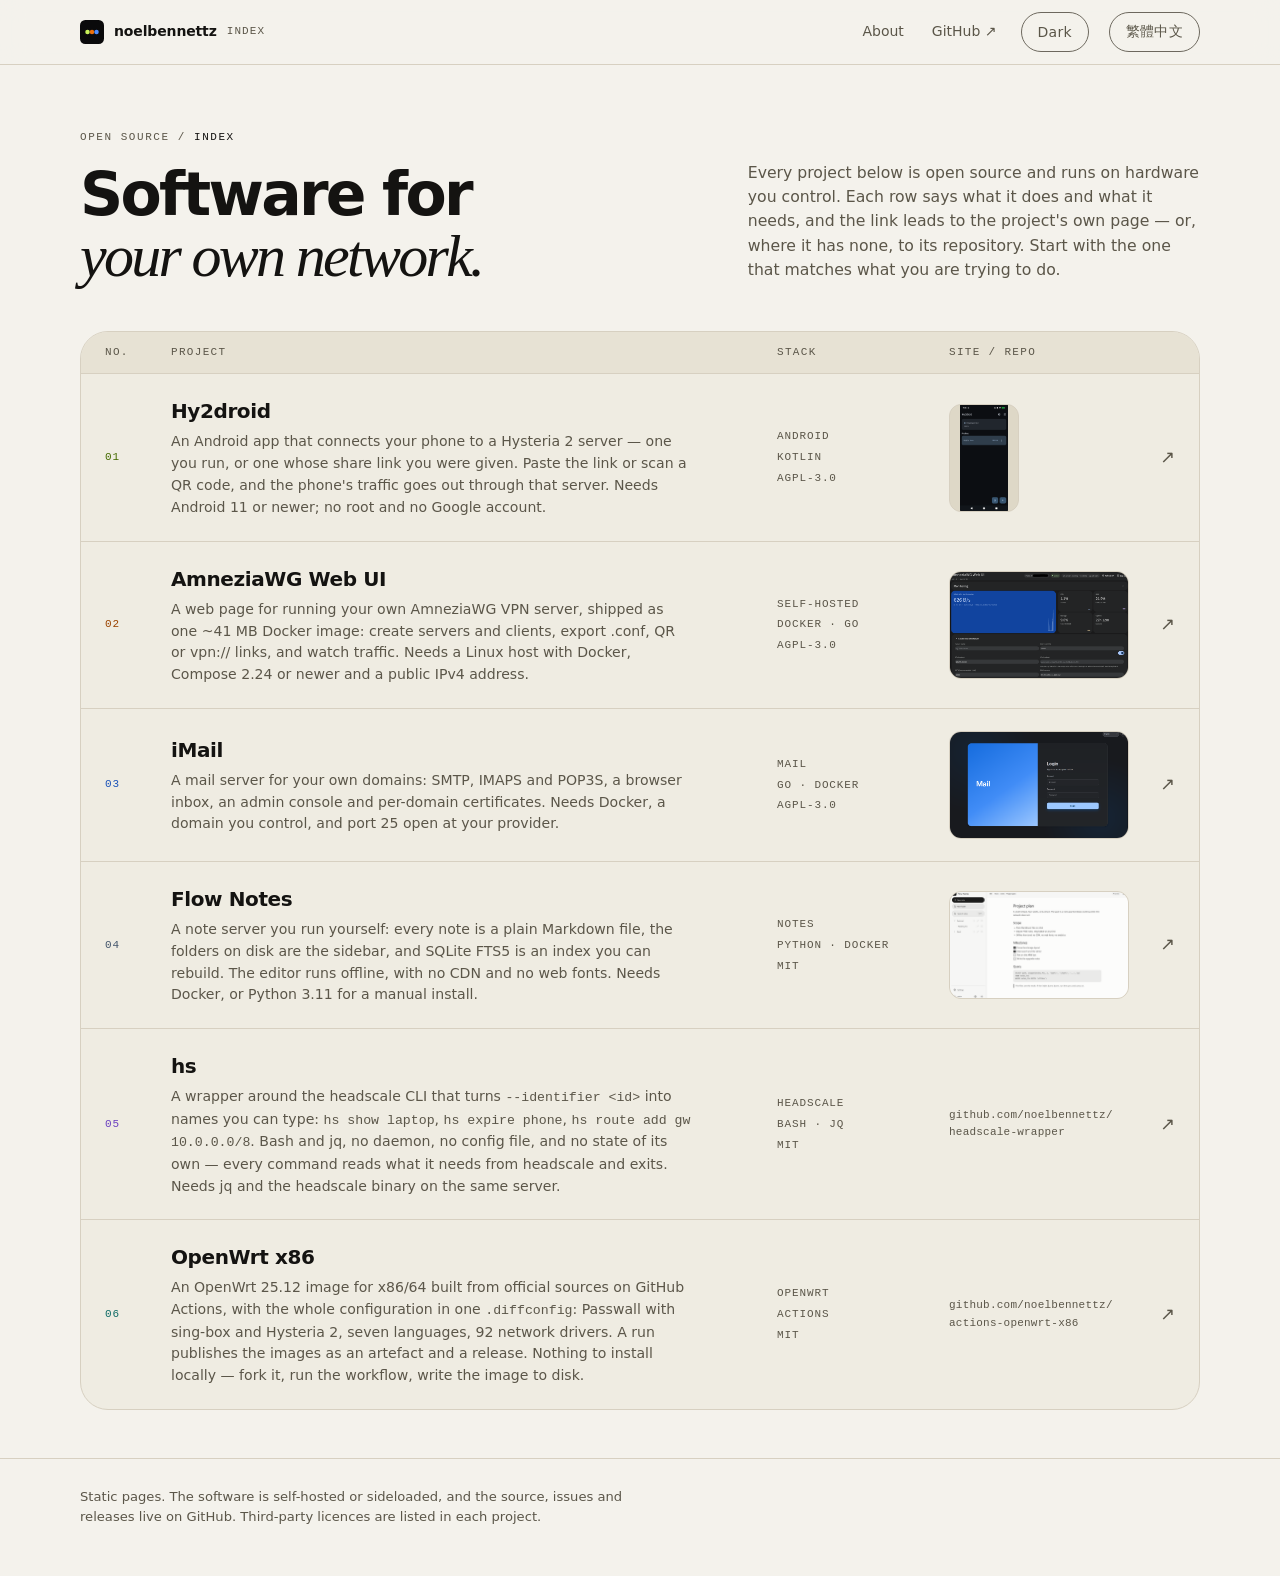
<file: docs/index.html>
<!doctype html>
<html lang="en">
<head>
<meta charset="utf-8">
<meta name="viewport" content="width=device-width, initial-scale=1">
<title>noelbennettz — open-source network software</title>
<meta name="description" content="An index of open-source projects: a Hysteria 2 client for Android, a self-hosted AmneziaWG panel, a mail server for your own domains, a Markdown note server, a name-based wrapper for the headscale CLI and an OpenWrt x86/64 image built from official source.">
<meta name="theme-color" content="#f4f2ec" media="(prefers-color-scheme: light)">
<meta name="theme-color" content="#0e0e10" media="(prefers-color-scheme: dark)">
<meta name="color-scheme" content="light dark">
<link rel="alternate" hreflang="zh-Hant" href="zh.html">
<link rel="canonical" href="https://noelbennettz.github.io/">
<link rel="icon" href="assets/favicon.svg" type="image/svg+xml">
<script src="theme.js"></script>
<link rel="stylesheet" href="m3.css">
<link rel="stylesheet" href="style.css">
<meta property="og:type" content="website">
<meta property="og:title" content="noelbennettz — open-source network software">
<meta property="og:description" content="An Android Hysteria 2 client, a self-hosted AmneziaWG panel, a mail server, a Markdown note server, a headscale CLI wrapper and an OpenWrt image builder.">
<meta property="og:url" content="https://noelbennettz.github.io/">
<meta property="og:image" content="https://noelbennettz.github.io/assets/og.png">
<meta name="twitter:card" content="summary_large_image">
</head>
<body>
<a class="skip" href="#main">Skip to content</a>

<header class="site-header">
  <div class="container">
    <a class="brand" href="./">
      <img src="assets/favicon.svg" alt="" width="24" height="24">
      noelbennettz <span>Index</span>
    </a>
    <nav class="nav" aria-label="Main">
      <a href="about.html">About</a>
      <a href="https://github.com/noelbennettz">GitHub ↗</a>
      <button class="theme-toggle" type="button" aria-pressed="false">Dark</button>
      <a class="lang" href="zh.html" hreflang="zh-Hant" lang="zh-Hant">繁體中文</a>
    </nav>
  </div>
</header>

<main id="main">

<section class="intro container">
  <div>
    <p class="kicker">Open source / <b>index</b></p>
    <h1>Software for<br><em>your own network.</em></h1>
  </div>
  <p class="lede">
    Every project below is open source and runs on hardware you control. Each
    row says what it does and what it needs, and the link leads to the project's
    own page — or, where it has none, to its repository. Start with the one that
    matches what you are trying to do.
  </p>
</section>

<section class="list container" aria-label="Projects">
  <div class="list-head">
    <span class="h-num">No.</span>
    <span class="h-project">Project</span>
    <span class="h-stack">Stack</span>
    <span class="h-site">Site / repo</span>
    <span></span>
  </div>

  <a class="entry hy2" href="https://noelbennettz.github.io/Hy2droid/">
    <span class="num">01</span>
    <span class="copy">
      <h2>Hy2droid</h2>
      <p>An Android app that connects your phone to a Hysteria 2 server — one you run, or one whose share link you were given. Paste the link or scan a QR code, and the phone's traffic goes out through that server. Needs Android 11 or newer; no root and no Google account.</p>
    </span>
    <span class="stack">Android<br>Kotlin<br>AGPL-3.0</span>
    <span class="shot portrait"><img class="pos-phone" src="assets/shot-hy2droid.png" alt="Hy2droid home screen" width="70" height="108" loading="lazy"></span>
    <span class="arrow" aria-hidden="true">↗</span>
  </a>

  <a class="entry amnezia" href="https://noelbennettz.github.io/amneziawg-ui/">
    <span class="num">02</span>
    <span class="copy">
      <h2>AmneziaWG Web UI</h2>
      <p>A web page for running your own AmneziaWG VPN server, shipped as one ~41 MB Docker image: create servers and clients, export .conf, QR or vpn:// links, and watch traffic. Needs a Linux host with Docker, Compose 2.24 or newer and a public IPv4 address.</p>
    </span>
    <span class="stack">Self-hosted<br>Docker · Go<br>AGPL-3.0</span>
    <span class="shot"><img class="pos-dash" src="assets/shot-amneziawg.png" alt="AmneziaWG Web UI dashboard" width="180" height="108" loading="lazy"></span>
    <span class="arrow" aria-hidden="true">↗</span>
  </a>

  <a class="entry imail" href="https://noelbennettz.github.io/imail/">
    <span class="num">03</span>
    <span class="copy">
      <h2>iMail</h2>
      <p>A mail server for your own domains: SMTP, IMAPS and POP3S, a browser inbox, an admin console and per-domain certificates. Needs Docker, a domain you control, and port 25 open at your provider.</p>
    </span>
    <span class="stack">Mail<br>Go · Docker<br>AGPL-3.0</span>
    <span class="shot"><img class="pos-login" src="assets/shot-imail.png" alt="iMail sign-in page" width="180" height="108" loading="lazy"></span>
    <span class="arrow" aria-hidden="true">↗</span>
  </a>

  <a class="entry flownotes" href="https://noelbennettz.github.io/flownotes/">
    <span class="num">04</span>
    <span class="copy">
      <h2>Flow Notes</h2>
      <p>A note server you run yourself: every note is a plain Markdown file, the folders on disk are the sidebar, and SQLite FTS5 is an index you can rebuild. The editor runs offline, with no CDN and no web fonts. Needs Docker, or Python 3.11 for a manual install.</p>
    </span>
    <span class="stack">Notes<br>Python · Docker<br>MIT</span>
    <span class="shot"><img class="pos-note" src="assets/shot-flownotes.png" alt="Flow Notes editor" width="180" height="108" loading="lazy"></span>
    <span class="arrow" aria-hidden="true">↗</span>
  </a>

  <a class="entry headscale noshot" href="https://github.com/noelbennettz/headscale-wrapper">
    <span class="num">05</span>
    <span class="copy">
      <h2>hs</h2>
      <p>A wrapper around the headscale CLI that turns <code>--identifier &lt;id&gt;</code> into names you can type: <code>hs show laptop</code>, <code>hs expire phone</code>, <code>hs route add gw 10.0.0.0/8</code>. Bash and jq, no daemon, no config file, and no state of its own — every command reads what it needs from headscale and exits. Needs jq and the headscale binary on the same server.</p>
    </span>
    <span class="stack">headscale<br>Bash · jq<br>MIT</span>
    <span class="repo">github.com/<wbr>noelbennettz/<wbr>headscale-wrapper</span>
    <span class="arrow" aria-hidden="true">↗</span>
  </a>

  <a class="entry openwrt noshot" href="https://github.com/noelbennettz/actions-openwrt-x86">
    <span class="num">06</span>
    <span class="copy">
      <h2>OpenWrt x86</h2>
      <p>An OpenWrt 25.12 image for x86/64 built from official sources on GitHub Actions, with the whole configuration in one <code>.diffconfig</code>: Passwall with sing-box and Hysteria 2, seven languages, 92 network drivers. A run publishes the images as an artefact and a release. Nothing to install locally — fork it, run the workflow, write the image to disk.</p>
    </span>
    <span class="stack">OpenWrt<br>Actions<br>MIT</span>
    <span class="repo">github.com/<wbr>noelbennettz/<wbr>actions-openwrt-x86</span>
    <span class="arrow" aria-hidden="true">↗</span>
  </a>
</section>

</main>

<footer class="site-footer">
  <div class="container">
    <p>
      Static pages. The software is self-hosted or sideloaded, and the source,
      issues and releases live on GitHub. Third-party licences are listed in
      each project.
    </p>
  </div>
</footer>
</body>
</html>
</file>
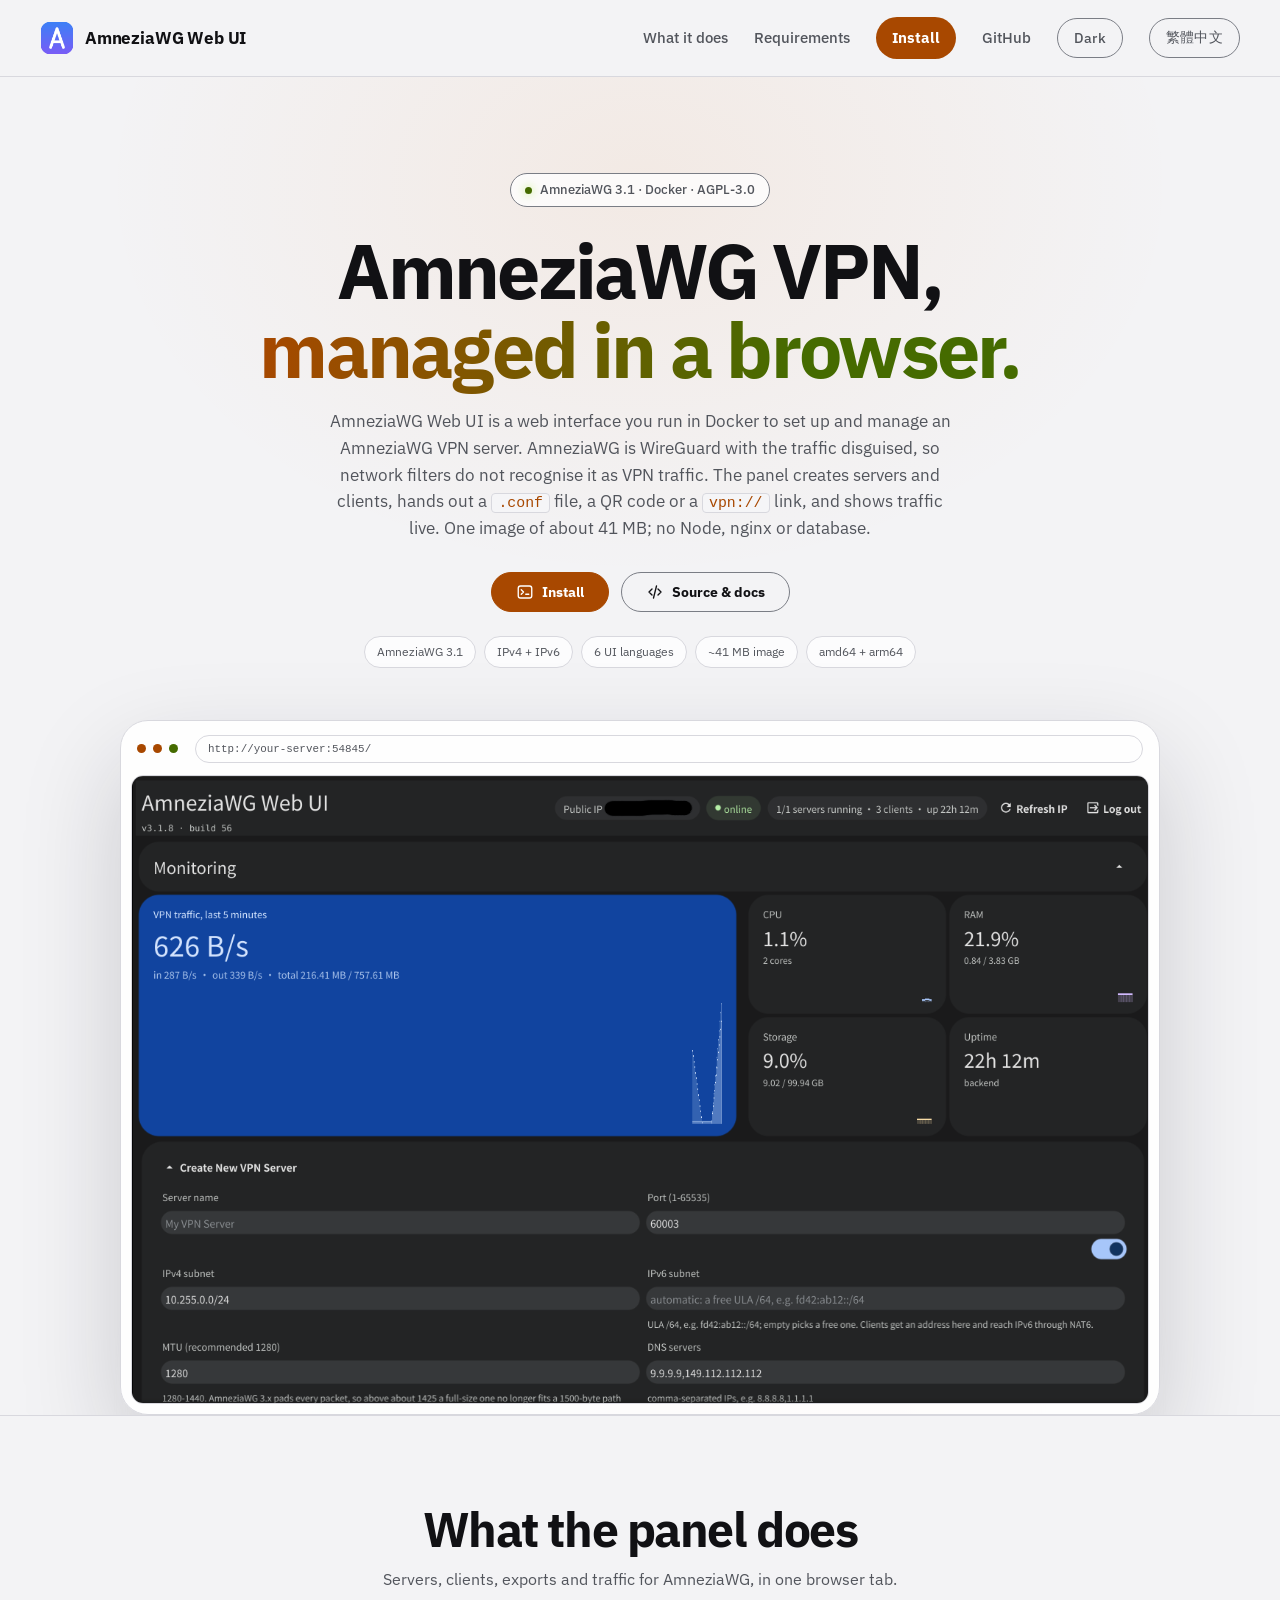
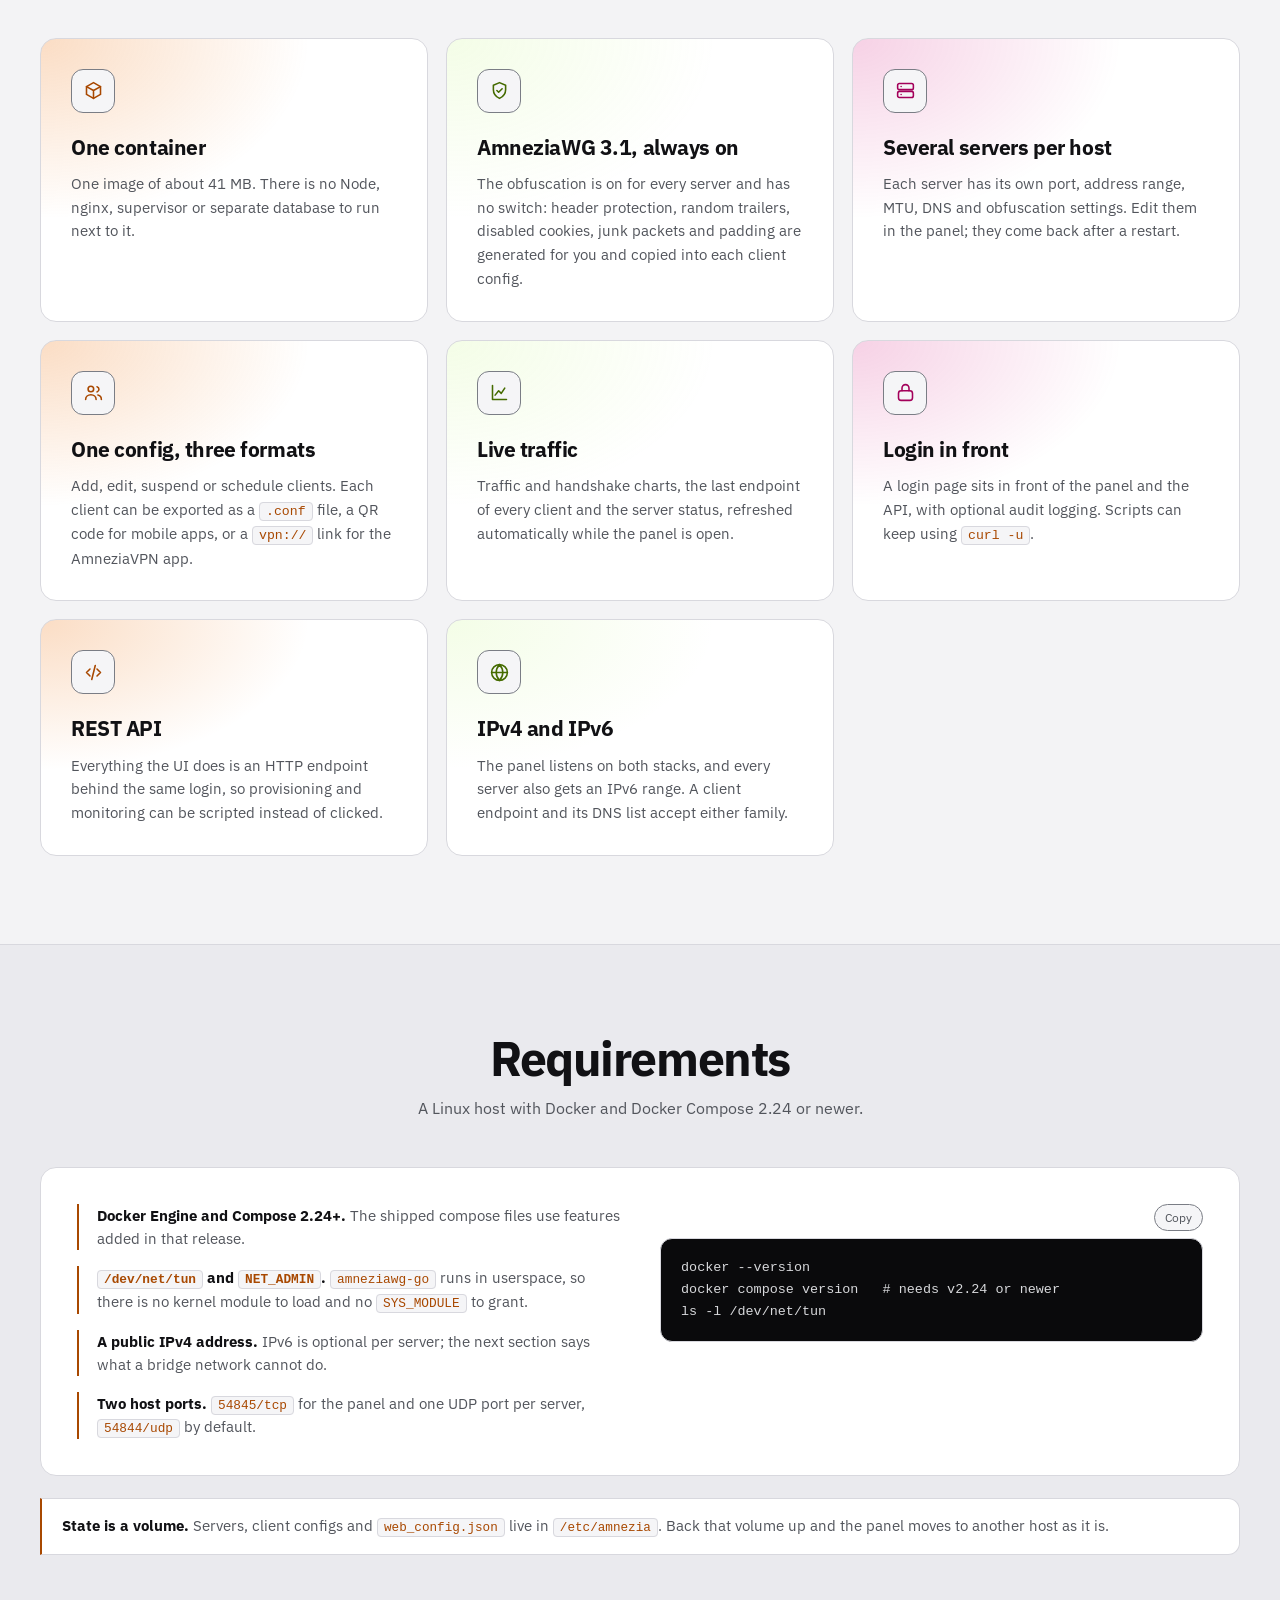
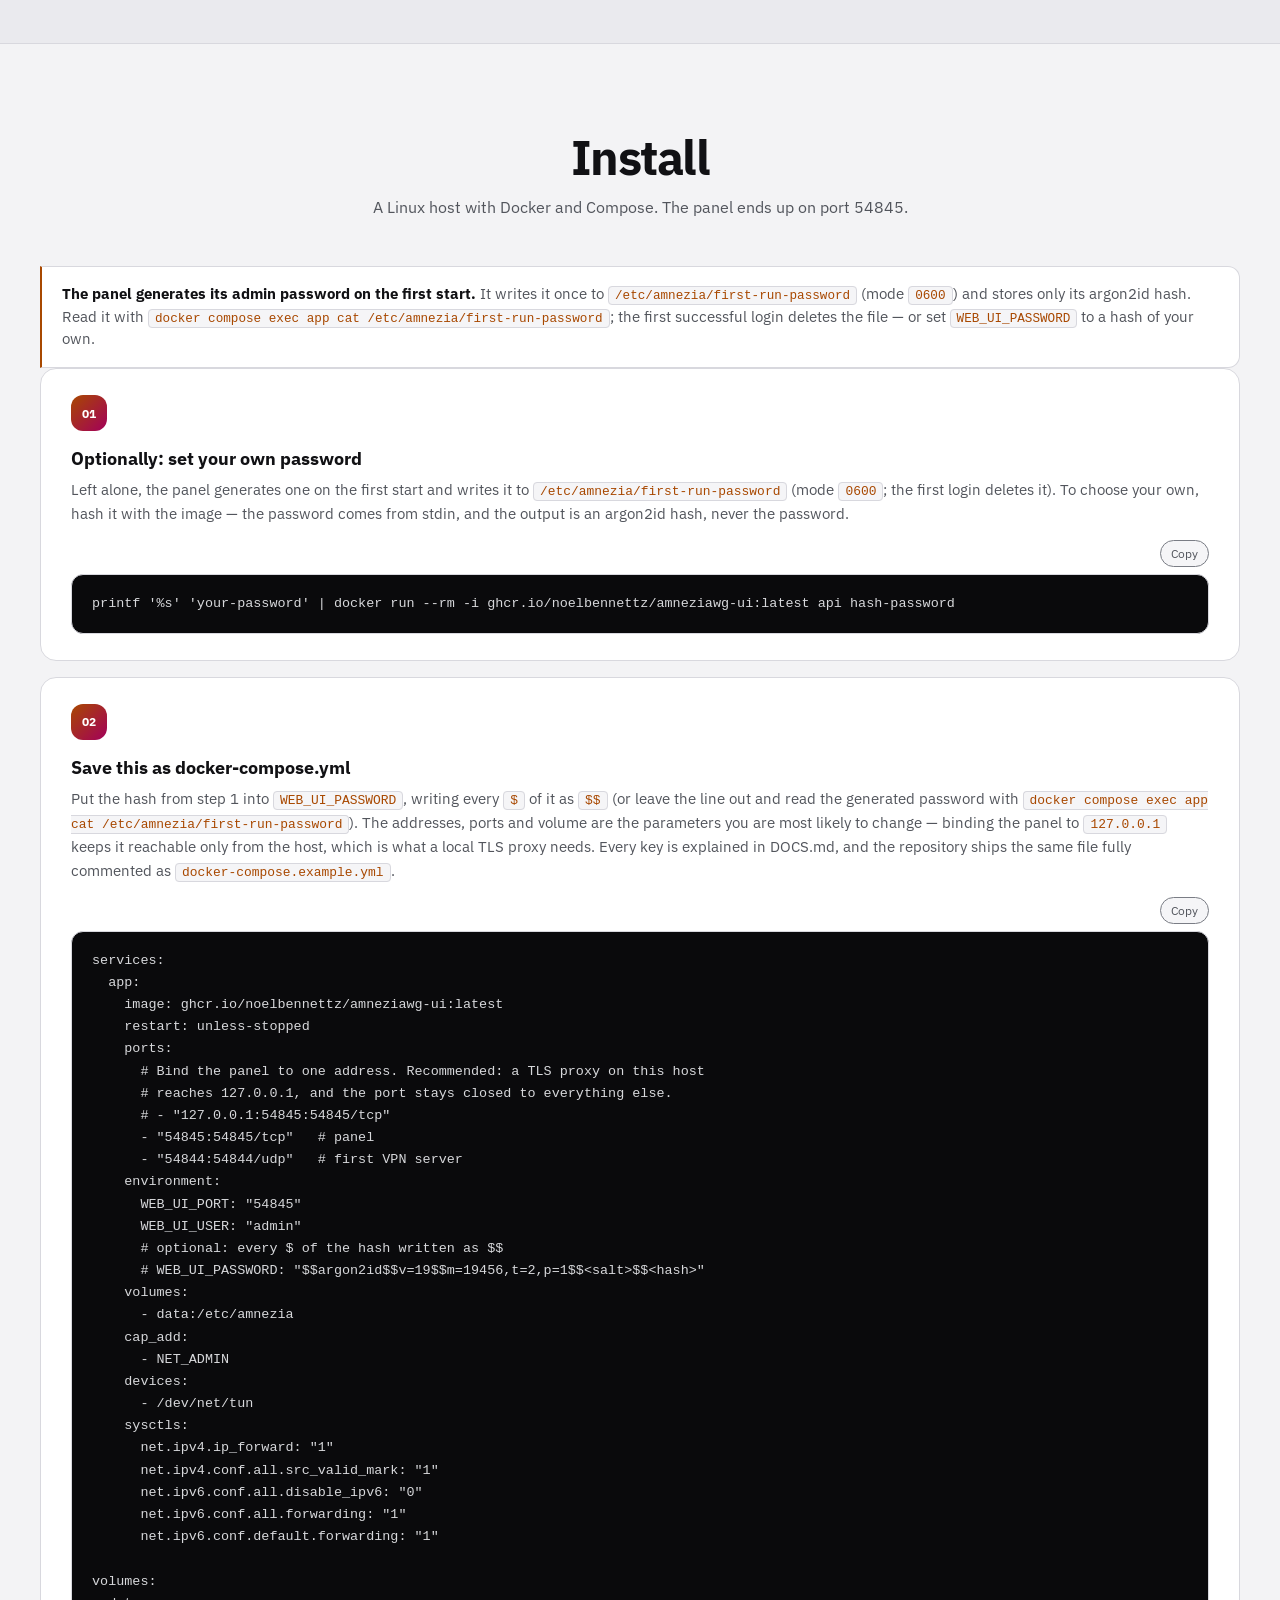
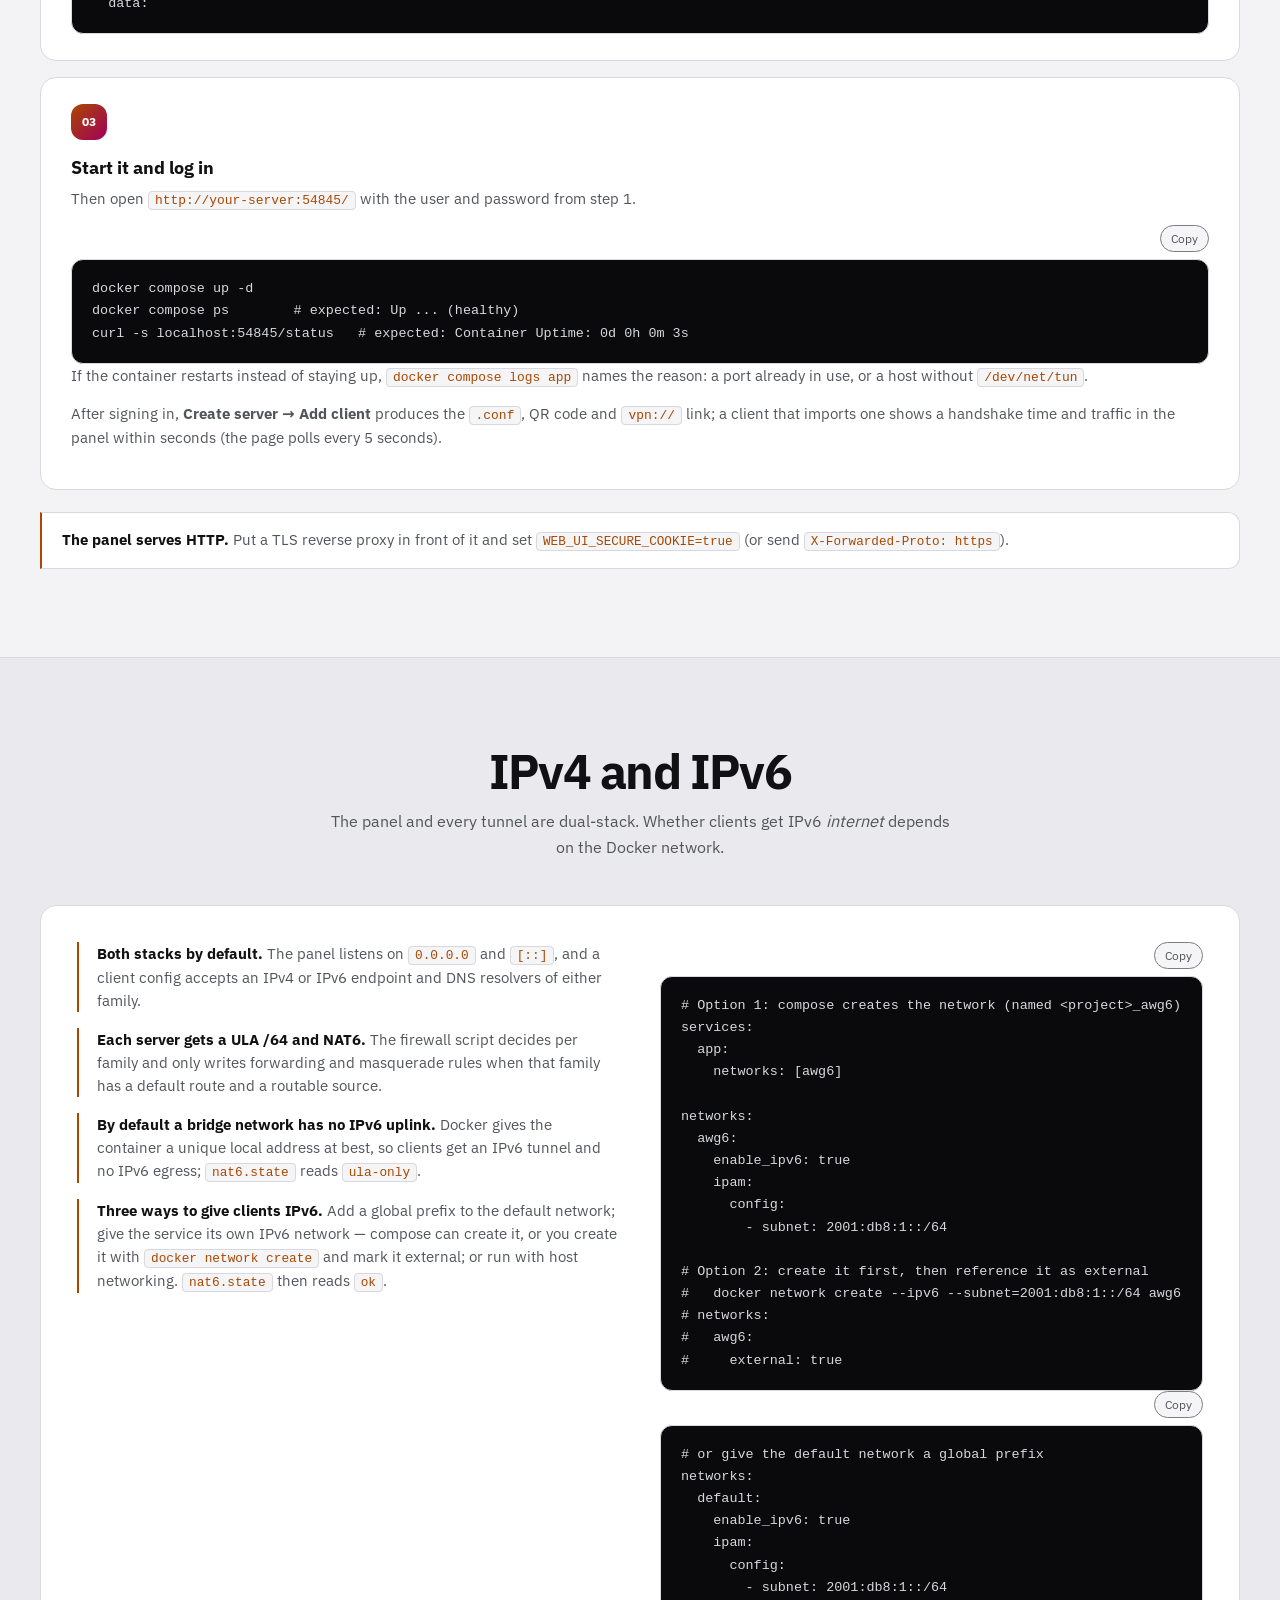
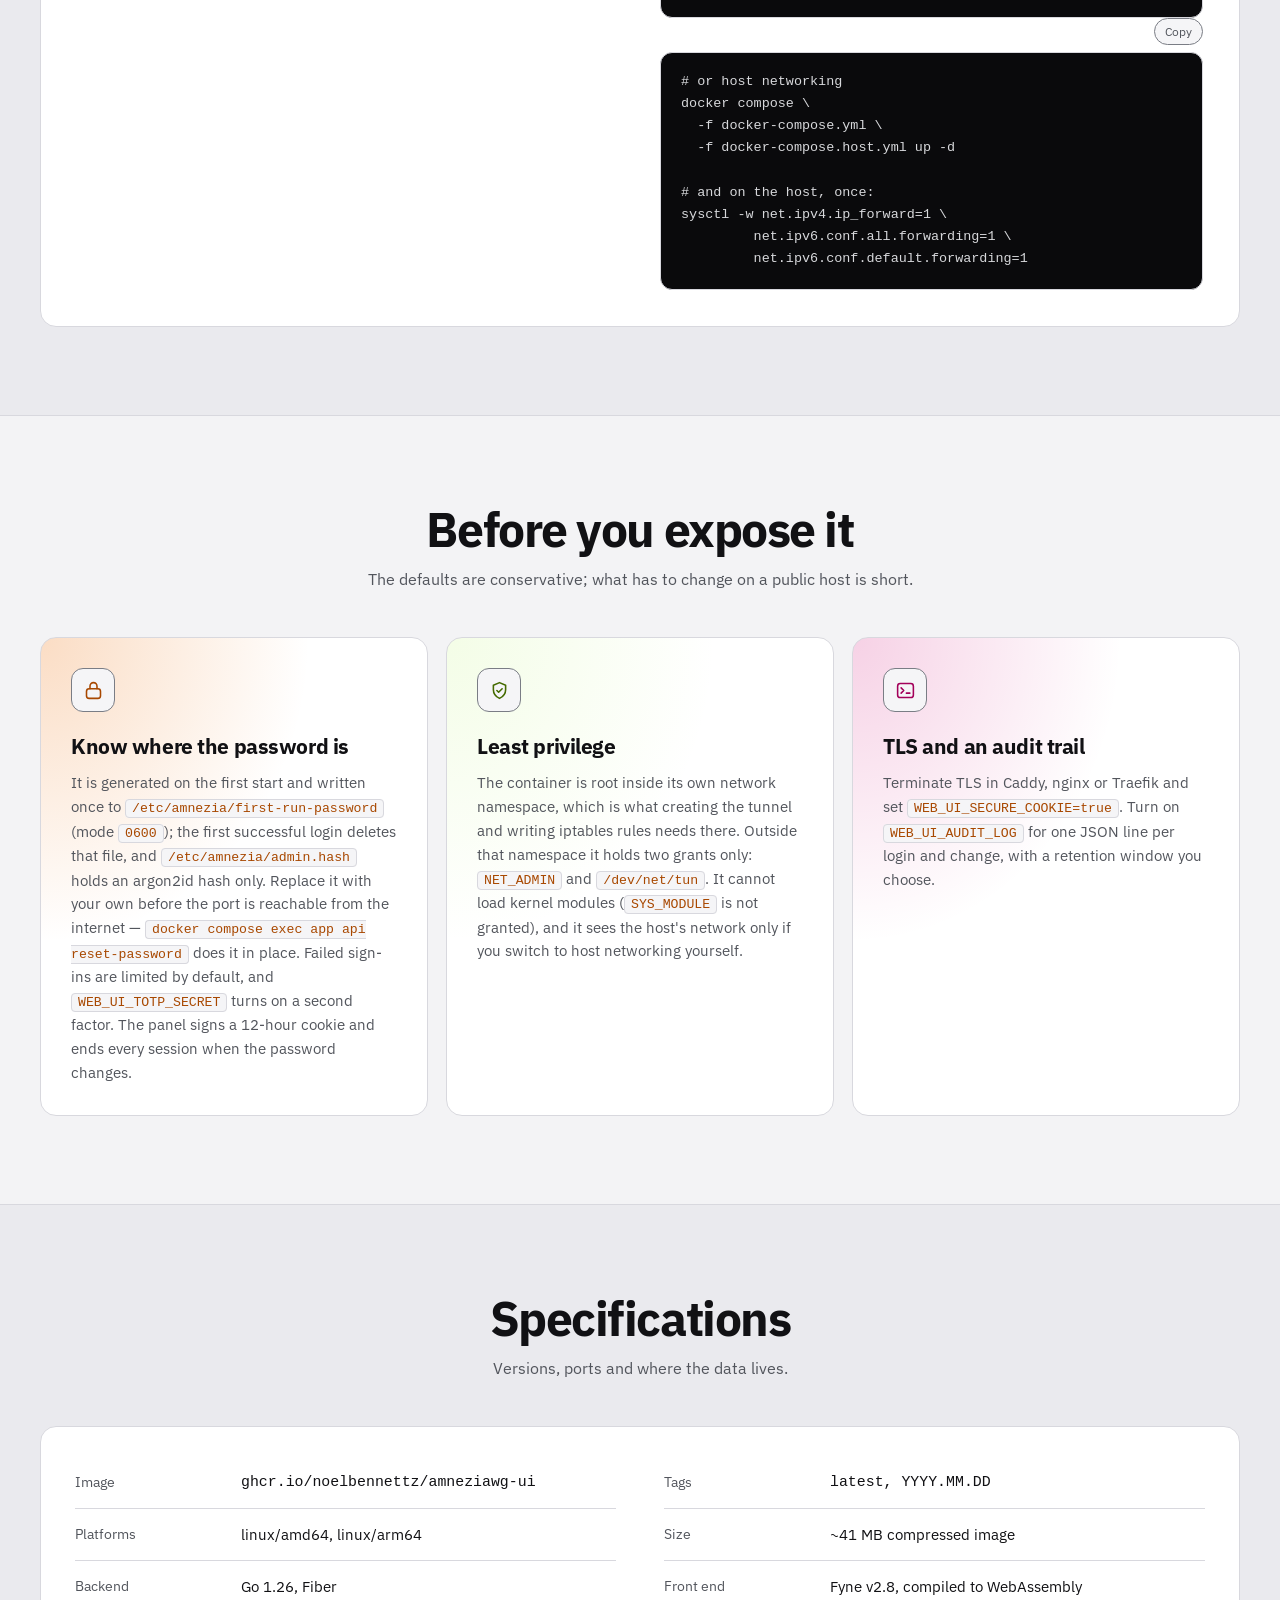
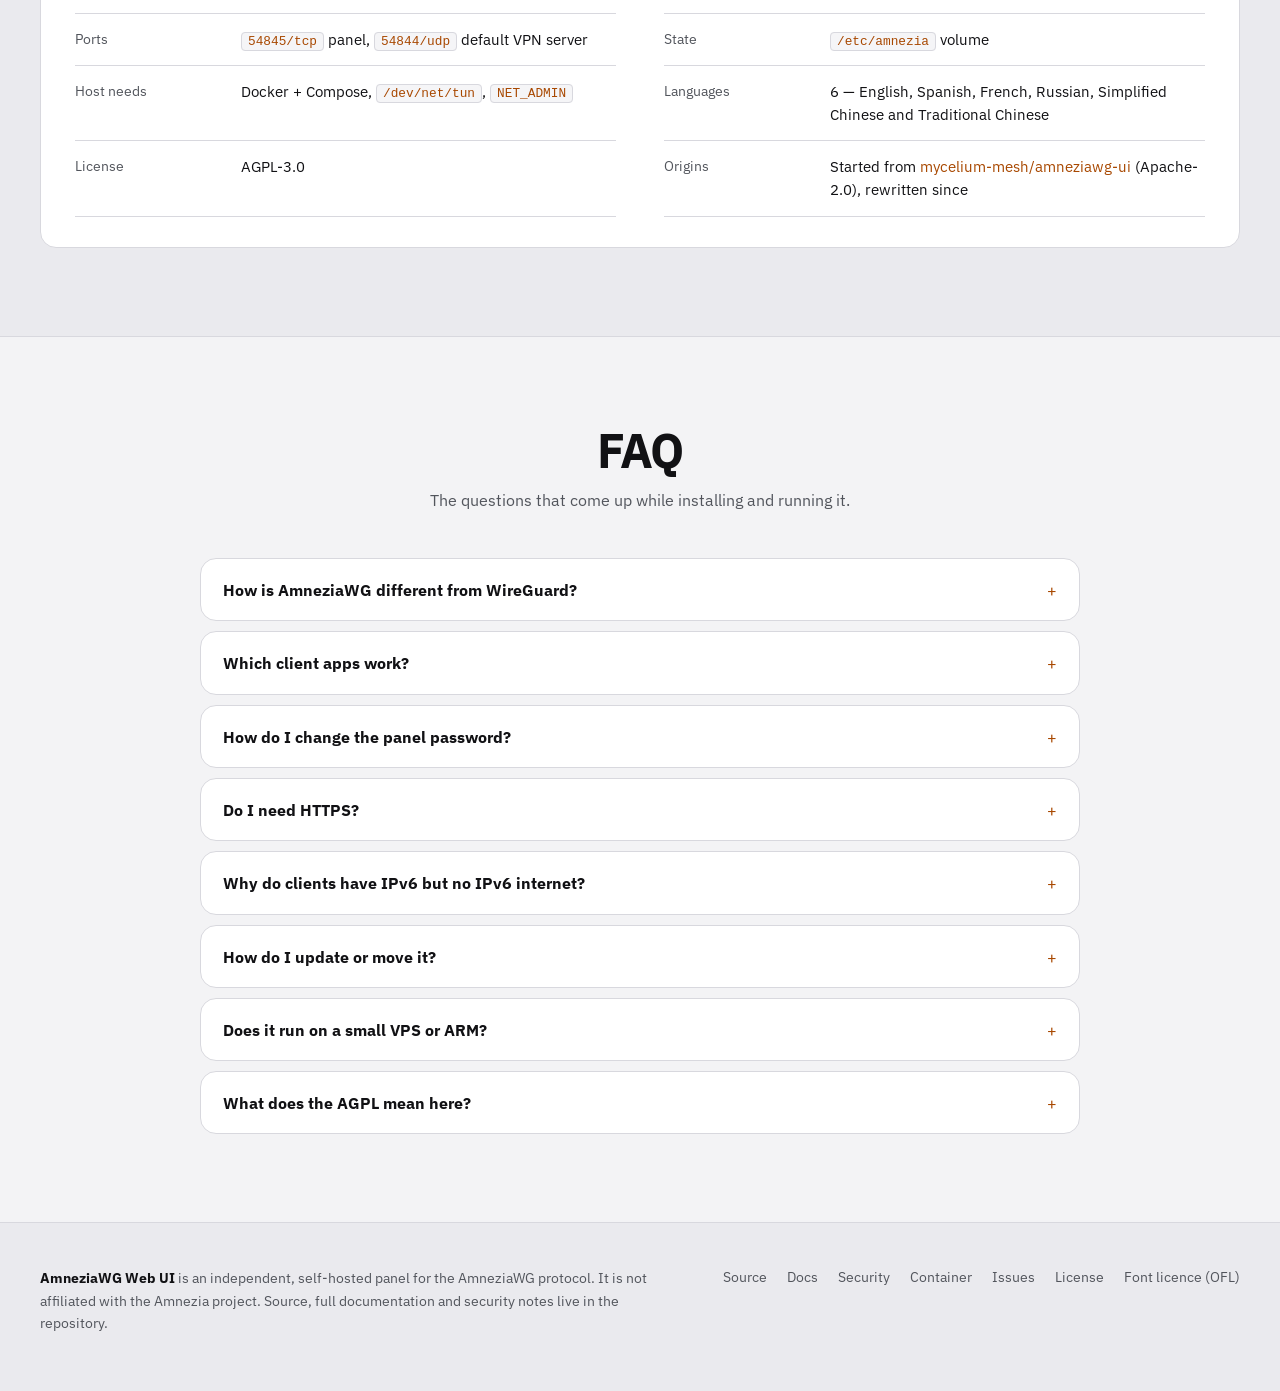
<file: docs/amneziawg-ui/index.html>
<!doctype html>
<html lang="en">
<head>
<meta charset="utf-8">
<meta name="viewport" content="width=device-width, initial-scale=1">
<title>AmneziaWG Web UI — a self-hosted VPN panel in one container</title>
<meta name="description" content="A self-hosted AmneziaWG 3.1 admin panel in a ~41 MB Docker image. Create servers and clients, export .conf, QR codes and vpn:// links, and watch traffic. IPv4 and IPv6.">
<meta name="theme-color" content="#0e0e11">
<link rel="canonical" href="https://noelbennettz.github.io/amneziawg-ui/">
<link rel="alternate" hreflang="zh-Hant" href="zh.html">
<link rel="icon" href="assets/icon.png" type="image/png">
<link rel="apple-touch-icon" href="assets/icon.png">
<link rel="preload" href="assets/fonts/plex-700.woff2" as="font" type="font/woff2" crossorigin>
<script src="../theme.js"></script>
<link rel="stylesheet" href="../m3.css">
<link rel="stylesheet" href="style.css">
<meta property="og:type" content="website">
<meta property="og:title" content="AmneziaWG Web UI — your VPN, one container">
<meta property="og:description" content="Self-hosted AmneziaWG 3.1 panel: servers, clients, QR codes, vpn:// links and live traffic. One ~41 MB Docker image, IPv4 + IPv6.">
<meta property="og:url" content="https://noelbennettz.github.io/amneziawg-ui/">
<meta property="og:image" content="https://noelbennettz.github.io/amneziawg-ui/assets/dashboard.png">
<meta name="twitter:card" content="summary_large_image">
<script src="app.js" defer></script>
</head>
<body>
<a class="skip" href="#main">Skip to content</a>

<svg class="visually-hidden" aria-hidden="true" focusable="false">
  <symbol id="i-box" viewBox="0 0 24 24" fill="none" stroke="currentColor" stroke-width="1.8" stroke-linecap="round" stroke-linejoin="round"><path d="m12 3 8 4.5v9L12 21l-8-4.5v-9L12 3Z"/><path d="m4 7.5 8 4.5 8-4.5M12 12v9"/></symbol>
  <symbol id="i-shield" viewBox="0 0 24 24" fill="none" stroke="currentColor" stroke-width="1.8" stroke-linecap="round" stroke-linejoin="round"><path d="M12 3 5 6v5c0 4.5 3 8 7 10 4-2 7-5.5 7-10V6l-7-3Z"/><path d="m9 12 2 2 4-4"/></symbol>
  <symbol id="i-server" viewBox="0 0 24 24" fill="none" stroke="currentColor" stroke-width="1.8" stroke-linecap="round" stroke-linejoin="round"><rect x="3" y="4" width="18" height="7" rx="2"/><rect x="3" y="13" width="18" height="7" rx="2"/><path d="M7 7.5h.01M7 16.5h.01"/></symbol>
  <symbol id="i-users" viewBox="0 0 24 24" fill="none" stroke="currentColor" stroke-width="1.8" stroke-linecap="round" stroke-linejoin="round"><circle cx="9" cy="8" r="3.2"/><path d="M3 20c0-3.2 2.7-5.5 6-5.5s6 2.3 6 5.5"/><path d="M16 5.5a3 3 0 0 1 0 5.8M17 14.8c2.4.5 4 2.4 4 5.2"/></symbol>
  <symbol id="i-chart" viewBox="0 0 24 24" fill="none" stroke="currentColor" stroke-width="1.8" stroke-linecap="round" stroke-linejoin="round"><path d="M4 20V4M4 20h16"/><path d="m7 15 4-5 3 3 4-6"/></symbol>
  <symbol id="i-lock" viewBox="0 0 24 24" fill="none" stroke="currentColor" stroke-width="1.8" stroke-linecap="round" stroke-linejoin="round"><rect x="4" y="10" width="16" height="11" rx="3"/><path d="M8 10V7a4 4 0 0 1 8 0v3"/></symbol>
  <symbol id="i-code" viewBox="0 0 24 24" fill="none" stroke="currentColor" stroke-width="1.8" stroke-linecap="round" stroke-linejoin="round"><path d="m8 8-4 4 4 4m8-8 4 4-4 4M14 4l-4 16"/></symbol>
  <symbol id="i-globe" viewBox="0 0 24 24" fill="none" stroke="currentColor" stroke-width="1.8" stroke-linecap="round" stroke-linejoin="round"><circle cx="12" cy="12" r="9"/><path d="M3 12h18M12 3c2.5 2.7 3.8 5.7 3.8 9S14.5 18.3 12 21c-2.5-2.7-3.8-5.7-3.8-9S9.5 5.7 12 3Z"/></symbol>
  <symbol id="i-terminal" viewBox="0 0 24 24" fill="none" stroke="currentColor" stroke-width="1.8" stroke-linecap="round" stroke-linejoin="round"><rect x="3" y="4" width="18" height="16" rx="3"/><path d="m7 9 3 3-3 3M13 15h4"/></symbol>
  <symbol id="i-arrow" viewBox="0 0 24 24" fill="none" stroke="currentColor" stroke-width="1.8" stroke-linecap="round" stroke-linejoin="round"><path d="M5 12h14m0 0-5-5m5 5-5 5"/></symbol>
</svg>

<header class="site-header">
  <div class="container">
    <a class="brand" href="./">
      <img src="assets/icon.png" alt="" width="34" height="34">
      <span class="brand-text">AmneziaWG <span class="brand-sub">Web UI</span></span>
    </a>
    <nav class="nav" aria-label="Main">
      <a class="hide-sm" href="#features">What it does</a>
      <a class="hide-sm" href="#requirements">Requirements</a>
      <a class="nav-cta" href="#deploy">Install</a>
      <a class="hide-sm" href="https://github.com/noelbennettz/amneziawg-ui">GitHub</a>
      <button class="theme-toggle" type="button" aria-pressed="false">Dark</button>
      <a class="lang" href="zh.html" hreflang="zh-Hant" lang="zh-Hant">繁體中文</a>
    </nav>
  </div>
</header>

<main id="main">

<section class="hero">
  <div class="container">
    <div>
      <span class="eyebrow"><span class="dot"></span>AmneziaWG 3.1 · Docker · AGPL-3.0</span>
      <h1>AmneziaWG VPN,<br><span class="grad">managed in a browser.</span></h1>
      <p class="lede">
        AmneziaWG Web UI is a web interface you run in Docker to set up and
        manage an AmneziaWG VPN server. AmneziaWG is WireGuard with the traffic
        disguised, so network filters do not recognise it as VPN traffic. The
        panel creates servers and clients, hands out a <code>.conf</code> file, a
        QR code or a <code>vpn://</code> link, and shows traffic live. One image
        of about 41 MB; no Node, nginx or database.
      </p>
      <div class="actions">
        <a class="btn btn-primary" href="#deploy">
          <svg aria-hidden="true"><use href="#i-terminal"/></svg>
          Install
        </a>
        <a class="btn" href="https://github.com/noelbennettz/amneziawg-ui">
          <svg aria-hidden="true"><use href="#i-code"/></svg>
          Source &amp; docs
        </a>
      </div>
      <div class="pills">
        <span class="pill">AmneziaWG 3.1</span>
        <span class="pill">IPv4 + IPv6</span>
        <span class="pill">6 UI languages</span>
        <span class="pill">~41 MB image</span>
        <span class="pill">amd64 + arm64</span>
      </div>
    </div>
    <div class="browser">
      <div class="browser-bar" aria-hidden="true">
        <span></span><span></span><span></span>
        <div class="browser-url">http://your-server:54845/</div>
      </div>
      <img src="assets/dashboard.png" width="1380" height="851" alt="AmneziaWG Web UI dashboard: traffic, CPU, RAM and storage charts, and the create-server form with IPv4 and IPv6 subnets">
    </div>
  </div>
</section>


<section id="features">
  <div class="container">
    <div class="section-head">
      <h2>What the panel does</h2>
      <p>Servers, clients, exports and traffic for AmneziaWG, in one browser tab.</p>
    </div>
    <div class="grid">
      <article class="card">
        <div class="icon"><svg aria-hidden="true"><use href="#i-box"/></svg></div>
        <h3>One container</h3>
        <p>One image of about 41 MB. There is no Node, nginx, supervisor or separate database to run next to it.</p>
      </article>
      <article class="card">
        <div class="icon"><svg aria-hidden="true"><use href="#i-shield"/></svg></div>
        <h3>AmneziaWG 3.1, always on</h3>
        <p>The obfuscation is on for every server and has no switch: header protection, random trailers, disabled cookies, junk packets and padding are generated for you and copied into each client config.</p>
      </article>
      <article class="card">
        <div class="icon"><svg aria-hidden="true"><use href="#i-server"/></svg></div>
        <h3>Several servers per host</h3>
        <p>Each server has its own port, address range, MTU, DNS and obfuscation settings. Edit them in the panel; they come back after a restart.</p>
      </article>
      <article class="card">
        <div class="icon"><svg aria-hidden="true"><use href="#i-users"/></svg></div>
        <h3>One config, three formats</h3>
        <p>Add, edit, suspend or schedule clients. Each client can be exported as a <code>.conf</code> file, a QR code for mobile apps, or a <code>vpn://</code> link for the AmneziaVPN app.</p>
      </article>
      <article class="card">
        <div class="icon"><svg aria-hidden="true"><use href="#i-chart"/></svg></div>
        <h3>Live traffic</h3>
        <p>Traffic and handshake charts, the last endpoint of every client and the server status, refreshed automatically while the panel is open.</p>
      </article>
      <article class="card">
        <div class="icon"><svg aria-hidden="true"><use href="#i-lock"/></svg></div>
        <h3>Login in front</h3>
        <p>A login page sits in front of the panel and the API, with optional audit logging. Scripts can keep using <code>curl -u</code>.</p>
      </article>
      <article class="card">
        <div class="icon"><svg aria-hidden="true"><use href="#i-code"/></svg></div>
        <h3>REST API</h3>
        <p>Everything the UI does is an HTTP endpoint behind the same login, so provisioning and monitoring can be scripted instead of clicked.</p>
      </article>
      <article class="card">
        <div class="icon"><svg aria-hidden="true"><use href="#i-globe"/></svg></div>
        <h3>IPv4 and IPv6</h3>
        <p>The panel listens on both stacks, and every server also gets an IPv6 range. A client endpoint and its DNS list accept either family.</p>
      </article>
    </div>
  </div>
</section>

<section id="requirements" class="alt">
  <div class="container">
    <div class="section-head">
      <h2>Requirements</h2>
      <p>A Linux host with Docker and Docker Compose 2.24 or newer.</p>
    </div>
    <div class="split">
      <ul class="checks">
        <li><strong>Docker Engine and Compose 2.24+.</strong> The shipped compose files use features added in that release.</li>
        <li><strong><code>/dev/net/tun</code> and <code>NET_ADMIN</code>.</strong> <code>amneziawg-go</code> runs in userspace, so there is no kernel module to load and no <code>SYS_MODULE</code> to grant.</li>
        <li><strong>A public IPv4 address.</strong> IPv6 is optional per server; the next section says what a bridge network cannot do.</li>
        <li><strong>Two host ports.</strong> <code>54845/tcp</code> for the panel and one UDP port per server, <code>54844/udp</code> by default.</li>
      </ul>
      <div>
        <div class="copy-wrap">
          <button class="copy" type="button" data-copy>Copy</button>
          <pre><code>docker --version
docker compose version   # needs v2.24 or newer
ls -l /dev/net/tun</code></pre>
        </div>
      </div>
    </div>
    <p class="note">
      <strong>State is a volume.</strong> Servers, client configs and <code>web_config.json</code> live in
      <code>/etc/amnezia</code>. Back that volume up and the panel moves to another host as it is.
    </p>
  </div>
</section>


<section id="deploy">
  <div class="container">
    <div class="section-head">
      <h2>Install</h2>
      <p>A Linux host with Docker and Compose. The panel ends up on port 54845.</p>
    </div>
    <p class="note">
      <strong>The panel generates its admin password on the first start.</strong>
      It writes it once to <code>/etc/amnezia/first-run-password</code> (mode
      <code>0600</code>) and stores only its argon2id hash. Read it with
      <code>docker compose exec app cat /etc/amnezia/first-run-password</code>;
      the first successful login deletes the file — or set
      <code>WEB_UI_PASSWORD</code> to a hash of your own.
    </p>
    <div class="steps">
      <div class="step">
        <h3>Optionally: set your own password</h3>
        <p>Left alone, the panel generates one on the first start and writes it to <code>/etc/amnezia/first-run-password</code> (mode <code>0600</code>; the first login deletes it). To choose your own, hash it with the image — the password comes from stdin, and the output is an argon2id hash, never the password.</p>
        <div class="copy-wrap">
          <button class="copy" type="button" data-copy>Copy</button>
          <pre><code>printf '%s' 'your-password' | docker run --rm -i ghcr.io/noelbennettz/amneziawg-ui:latest api hash-password</code></pre>
        </div>
      </div>
      <div class="step">
        <h3>Save this as docker-compose.yml</h3>
        <p>Put the hash from step 1 into <code>WEB_UI_PASSWORD</code>, writing every <code>$</code> of it as <code>$$</code> (or leave the line out and read the generated password with <code>docker compose exec app cat /etc/amnezia/first-run-password</code>). The addresses, ports and volume are the parameters you are most likely to change — binding the panel to <code>127.0.0.1</code> keeps it reachable only from the host, which is what a local TLS proxy needs. Every key is explained in DOCS.md, and the repository ships the same file fully commented as <code>docker-compose.example.yml</code>.</p>
        <div class="copy-wrap">
          <button class="copy" type="button" data-copy>Copy</button>
          <pre><code>services:
  app:
    image: ghcr.io/noelbennettz/amneziawg-ui:latest
    restart: unless-stopped
    ports:
      # Bind the panel to one address. Recommended: a TLS proxy on this host
      # reaches 127.0.0.1, and the port stays closed to everything else.
      # - "127.0.0.1:54845:54845/tcp"
      - "54845:54845/tcp"   # panel
      - "54844:54844/udp"   # first VPN server
    environment:
      WEB_UI_PORT: "54845"
      WEB_UI_USER: "admin"
      # optional: every $ of the hash written as $$
      # WEB_UI_PASSWORD: "$$argon2id$$v=19$$m=19456,t=2,p=1$$&lt;salt&gt;$$&lt;hash&gt;"
    volumes:
      - data:/etc/amnezia
    cap_add:
      - NET_ADMIN
    devices:
      - /dev/net/tun
    sysctls:
      net.ipv4.ip_forward: "1"
      net.ipv4.conf.all.src_valid_mark: "1"
      net.ipv6.conf.all.disable_ipv6: "0"
      net.ipv6.conf.all.forwarding: "1"
      net.ipv6.conf.default.forwarding: "1"

volumes:
  data:</code></pre>
        </div>
      </div>
      <div class="step">
        <h3>Start it and log in</h3>
        <p>Then open <code>http://your-server:54845/</code> with the user and password from step 1.</p>
        <div class="copy-wrap">
          <button class="copy" type="button" data-copy>Copy</button>
          <pre><code>docker compose up -d
docker compose ps        # expected: Up ... (healthy)
curl -s localhost:54845/status   # expected: Container Uptime: 0d 0h 0m 3s</code></pre>
        </div>
        <p>If the container restarts instead of staying up, <code>docker compose logs app</code> names the reason: a port already in use, or a host without <code>/dev/net/tun</code>.</p>
        <p>After signing in, <strong>Create server → Add client</strong> produces the <code>.conf</code>, QR code and <code>vpn://</code> link; a client that imports one shows a handshake time and traffic in the panel within seconds (the page polls every 5 seconds).</p>
      </div>
    </div>
    <p class="note">
      <strong>The panel serves HTTP.</strong> Put a TLS reverse proxy in front of it and set
      <code>WEB_UI_SECURE_COOKIE=true</code> (or send <code>X-Forwarded-Proto: https</code>).
    </p>
  </div>
</section>

<section id="ipv6" class="alt">
  <div class="container">
    <div class="section-head">
      <h2>IPv4 and IPv6</h2>
      <p>The panel and every tunnel are dual-stack. Whether clients get IPv6 <em>internet</em> depends on the Docker network.</p>
    </div>
    <div class="split">
      <div>
        <ul class="checks">
          <li><strong>Both stacks by default.</strong> The panel listens on <code>0.0.0.0</code> and <code>[::]</code>, and a client config accepts an IPv4 or IPv6 endpoint and DNS resolvers of either family.</li>
          <li><strong>Each server gets a ULA /64 and NAT6.</strong> The firewall script decides per family and only writes forwarding and masquerade rules when that family has a default route and a routable source.</li>
          <li><strong>By default a bridge network has no IPv6 uplink.</strong> Docker gives the container a unique local address at best, so clients get an IPv6 tunnel and no IPv6 egress; <code>nat6.state</code> reads <code>ula-only</code>.</li>
          <li><strong>Three ways to give clients IPv6.</strong> Add a global prefix to the default network; give the service its own IPv6 network — compose can create it, or you create it with <code>docker network create</code> and mark it external; or run with host networking. <code>nat6.state</code> then reads <code>ok</code>.</li>
        </ul>
      </div>
      <div>
        <div class="copy-wrap">
          <button class="copy" type="button" data-copy>Copy</button>
          <pre><code># Option 1: compose creates the network (named &lt;project&gt;_awg6)
services:
  app:
    networks: [awg6]

networks:
  awg6:
    enable_ipv6: true
    ipam:
      config:
        - subnet: 2001:db8:1::/64

# Option 2: create it first, then reference it as external
#   docker network create --ipv6 --subnet=2001:db8:1::/64 awg6
# networks:
#   awg6:
#     external: true</code></pre>
        </div>
        <div class="copy-wrap">
          <button class="copy" type="button" data-copy>Copy</button>
          <pre><code># or give the default network a global prefix
networks:
  default:
    enable_ipv6: true
    ipam:
      config:
        - subnet: 2001:db8:1::/64</code></pre>
        </div>
        <div class="copy-wrap">
          <button class="copy" type="button" data-copy>Copy</button>
          <pre><code># or host networking
docker compose \
  -f docker-compose.yml \
  -f docker-compose.host.yml up -d

# and on the host, once:
sysctl -w net.ipv4.ip_forward=1 \
         net.ipv6.conf.all.forwarding=1 \
         net.ipv6.conf.default.forwarding=1</code></pre>
        </div>
      </div>
    </div>
  </div>
</section>


<section id="security">
  <div class="container">
    <div class="section-head">
      <h2>Before you expose it</h2>
      <p>The defaults are conservative; what has to change on a public host is short.</p>
    </div>
    <div class="grid">
      <article class="card">
        <div class="icon"><svg aria-hidden="true"><use href="#i-lock"/></svg></div>
        <h3>Know where the password is</h3>
        <p>It is generated on the first start and written once to <code>/etc/amnezia/first-run-password</code> (mode <code>0600</code>); the first successful login deletes that file, and <code>/etc/amnezia/admin.hash</code> holds an argon2id hash only. Replace it with your own before the port is reachable from the internet — <code>docker compose exec app api reset-password</code> does it in place. Failed sign-ins are limited by default, and <code>WEB_UI_TOTP_SECRET</code> turns on a second factor. The panel signs a 12-hour cookie and ends every session when the password changes.</p>
      </article>
      <article class="card">
        <div class="icon"><svg aria-hidden="true"><use href="#i-shield"/></svg></div>
        <h3>Least privilege</h3>
        <p>The container is root inside its own network namespace, which is what creating the tunnel and writing iptables rules needs there. Outside that namespace it holds two grants only: <code>NET_ADMIN</code> and <code>/dev/net/tun</code>. It cannot load kernel modules (<code>SYS_MODULE</code> is not granted), and it sees the host's network only if you switch to host networking yourself.</p>
      </article>
      <article class="card">
        <div class="icon"><svg aria-hidden="true"><use href="#i-terminal"/></svg></div>
        <h3>TLS and an audit trail</h3>
        <p>Terminate TLS in Caddy, nginx or Traefik and set <code>WEB_UI_SECURE_COOKIE=true</code>. Turn on <code>WEB_UI_AUDIT_LOG</code> for one JSON line per login and change, with a retention window you choose.</p>
      </article>
    </div>
  </div>
</section>

<section id="specs" class="alt">
  <div class="container">
    <div class="section-head">
      <h2>Specifications</h2>
      <p>Versions, ports and where the data lives.</p>
    </div>
    <dl class="specs">
      <div><dt>Image</dt><dd class="mono">ghcr.io/noelbennettz/amneziawg-ui</dd></div>
      <div><dt>Tags</dt><dd class="mono">latest, YYYY.MM.DD</dd></div>
      <div><dt>Platforms</dt><dd>linux/amd64, linux/arm64</dd></div>
      <div><dt>Size</dt><dd>~41 MB compressed image</dd></div>
      <div><dt>Backend</dt><dd>Go 1.26, Fiber</dd></div>
      <div><dt>Front end</dt><dd>Fyne v2.8, compiled to WebAssembly</dd></div>
      <div><dt>Ports</dt><dd><code>54845/tcp</code> panel, <code>54844/udp</code> default VPN server</dd></div>
      <div><dt>State</dt><dd><code>/etc/amnezia</code> volume</dd></div>
      <div><dt>Host needs</dt><dd>Docker + Compose, <code>/dev/net/tun</code>, <code>NET_ADMIN</code></dd></div>
      <div><dt>Languages</dt><dd>6 — English, Spanish, French, Russian, Simplified Chinese and Traditional Chinese</dd></div>
      <div><dt>License</dt><dd>AGPL-3.0</dd></div>
      <div><dt>Origins</dt><dd>Started from <a href="https://github.com/mycelium-mesh/amneziawg-ui">mycelium-mesh/amneziawg-ui</a> (Apache-2.0), rewritten since</dd></div>
    </dl>
  </div>
</section>


<section id="faq">
  <div class="container">
    <div class="section-head">
      <h2>FAQ</h2>
      <p>The questions that come up while installing and running it.</p>
    </div>
    <div class="faq">
      <details>
        <summary>How is AmneziaWG different from WireGuard?</summary>
        <p>It is the same cryptography and speed with obfuscation added: junk packets, padding and altered headers keep network filters from recognising the protocol. AmneziaWG 3.0 added header protection; 3.1 adds random trailers and disables the cookie exchange. This panel turns all of that on by default.</p>
      </details>
      <details>
        <summary>Which client apps work?</summary>
        <p>The official <strong>AmneziaVPN 5.0.1.5 or newer</strong> on Windows, macOS, Linux, Android and iOS: paste the <code>vpn://</code> link or scan the QR code. For older AmneziaWG clients, clear <code>RandomTrailers</code> and <code>DisableCookies</code> in the server form.</p>
      </details>
      <details>
        <summary>How do I change the panel password?</summary>
        <p>Run <code>printf '%s' 'your-password' | docker run --rm -i ghcr.io/noelbennettz/amneziawg-ui:latest api hash-password</code>, put the <code>$argon2id$…</code> result in <code>WEB_UI_PASSWORD</code> with every <code>$</code> written as <code>$$</code>, and restart — or run <code>docker compose exec app api reset-password</code> to generate one in place. Changing it ends all sessions at once.</p>
      </details>
      <details>
        <summary>Do I need HTTPS?</summary>
        <p>The container serves HTTP. Put Caddy, nginx or Traefik in front for TLS, publish the port on the host loopback if the proxy is local, and set <code>WEB_UI_SECURE_COOKIE=true</code> or forward <code>X-Forwarded-Proto: https</code>.</p>
      </details>
      <details>
        <summary>Why do clients have IPv6 but no IPv6 internet?</summary>
        <p>By default a Docker bridge gives the container only a unique local address, so NAT6 can only translate to a ULA. Two fixes: put a global prefix on the compose network — <code>enable_ipv6: true</code> plus an <code>ipam</code> subnet from a prefix your provider routes to the host, with <code>"ipv6": true</code> and <code>"ip6tables": true</code> in the Docker daemon config — or run with <code>docker-compose.host.yml</code>. <code>nat6.state</code> in the API tells you which case you are in.</p>
      </details>
      <details>
        <summary>How do I update or move it?</summary>
        <p>Update with <code>docker compose pull</code> then <code>docker compose up -d</code>. The package keeps only the newest build, so save the image you run now (<code>docker save</code>) if an upgrade has to wait. To move, copy the <code>/etc/amnezia</code> volume to the new host and start the container there.</p>
      </details>
      <details>
        <summary>Does it run on a small VPS or ARM?</summary>
        <p>The image is published for <code>amd64</code> and <code>arm64</code>, and the container itself is about 41 MB. The tunnel is userspace, so there is no kernel module to match against the host.</p>
      </details>
      <details>
        <summary>What does the AGPL mean here?</summary>
        <p>Self-hosting, forking and selling support are all fine. If you run a modified panel as a network service, its users must be able to get the source of the version you run — that is section 13.</p>
      </details>
    </div>
  </div>
</section>

</main>

<footer class="site-footer">
  <div class="container">
    <div class="fine">
      <strong>AmneziaWG Web UI</strong> is an independent, self-hosted panel for the
      AmneziaWG protocol. It is not affiliated with the Amnezia project.
      Source, full documentation and security notes live in the repository.
    </div>
    <nav aria-label="Footer">
      <a href="https://github.com/noelbennettz/amneziawg-ui">Source</a>
      <a href="https://github.com/noelbennettz/amneziawg-ui/blob/main/DOCS.md">Docs</a>
      <a href="https://github.com/noelbennettz/amneziawg-ui/blob/main/SECURITY.md">Security</a>
      <a href="https://github.com/noelbennettz/amneziawg-ui/pkgs/container/amneziawg-ui">Container</a>
      <a href="https://github.com/noelbennettz/amneziawg-ui/issues">Issues</a>
      <a href="https://github.com/noelbennettz/amneziawg-ui/blob/main/LICENSE">License</a>
      <a href="assets/fonts/OFL.txt">Font licence (OFL)</a>
    </nav>
  </div>
</footer>

<script type="application/ld+json">
{
  "@context": "https://schema.org",
  "@type": "SoftwareApplication",
  "name": "AmneziaWG Web UI",
  "operatingSystem": "Linux (Docker)",
  "applicationCategory": "UtilitiesApplication",
  "offers": { "@type": "Offer", "price": "0", "priceCurrency": "USD" },
  "license": "https://www.gnu.org/licenses/agpl-3.0.html",
  "codeRepository": "https://github.com/noelbennettz/amneziawg-ui",
  "downloadUrl": "https://github.com/noelbennettz/amneziawg-ui/pkgs/container/amneziawg-ui"
}
</script>
</body>
</html>
</file>
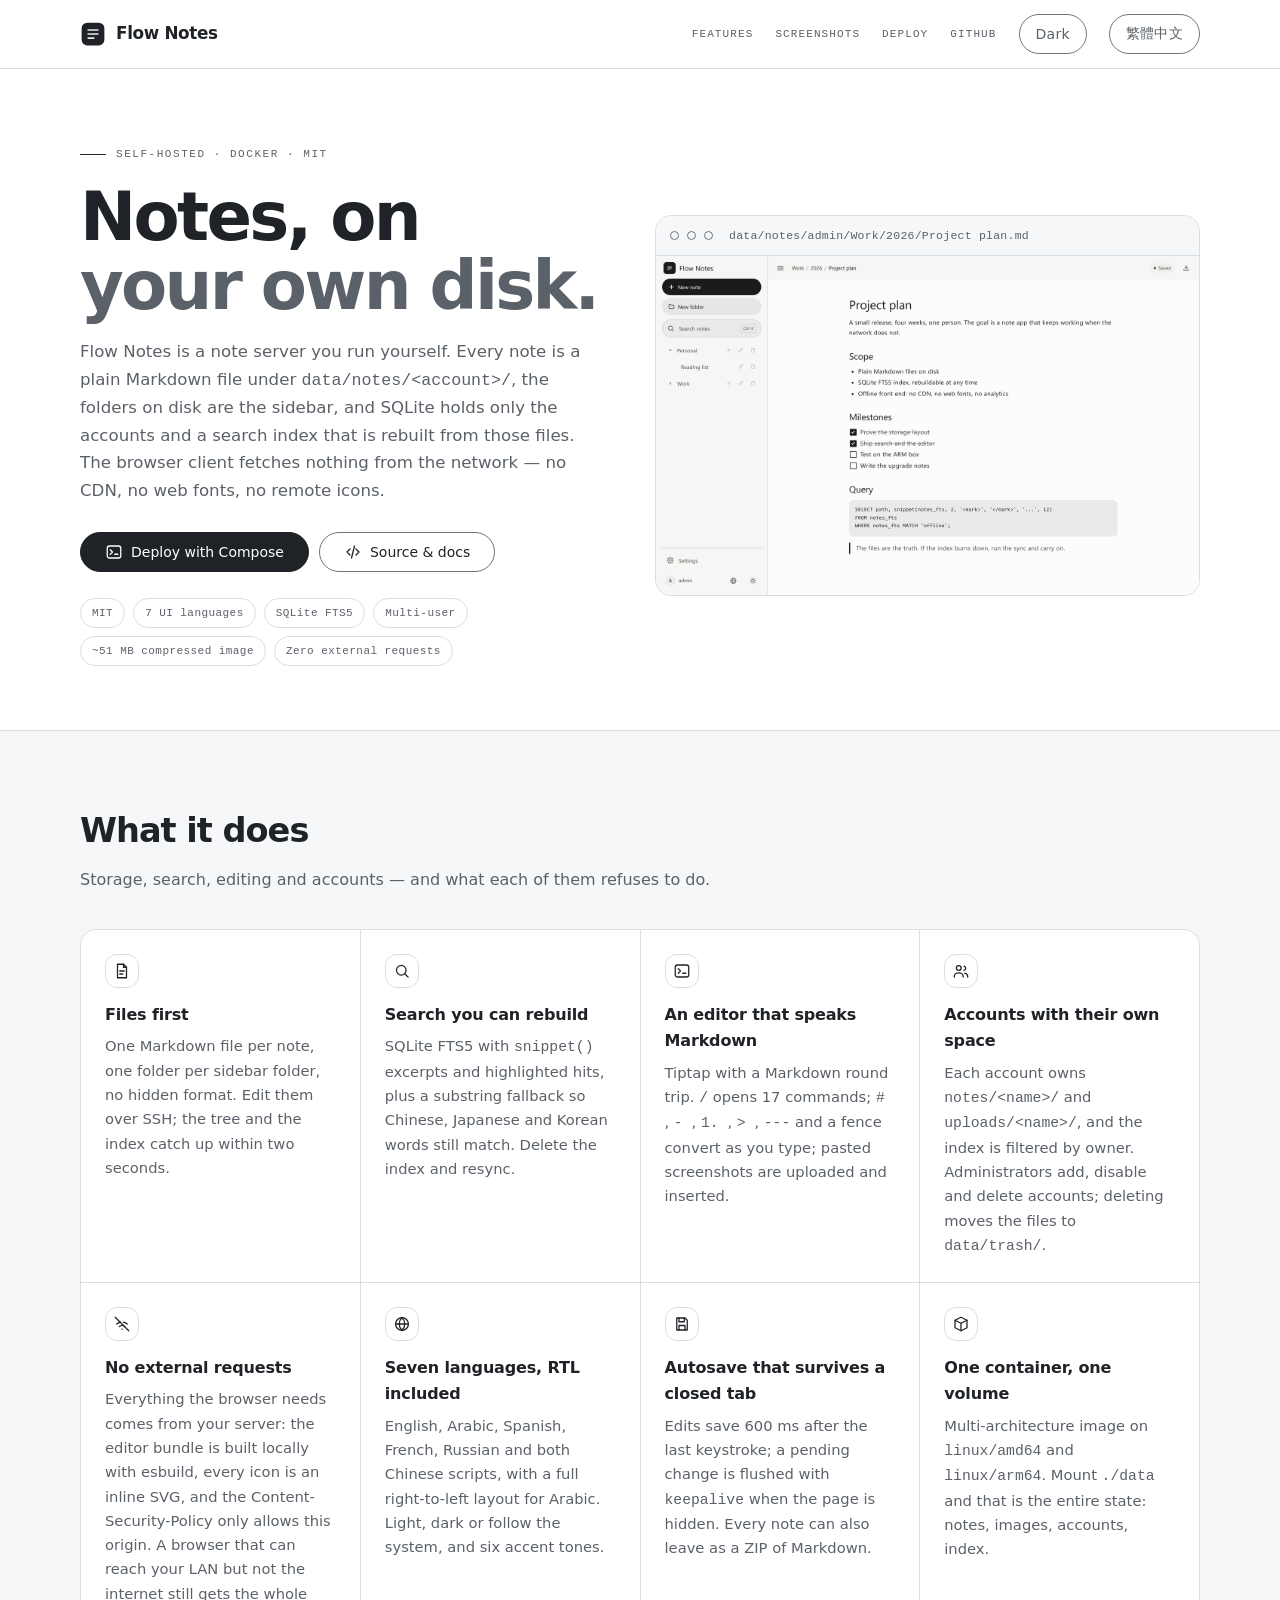
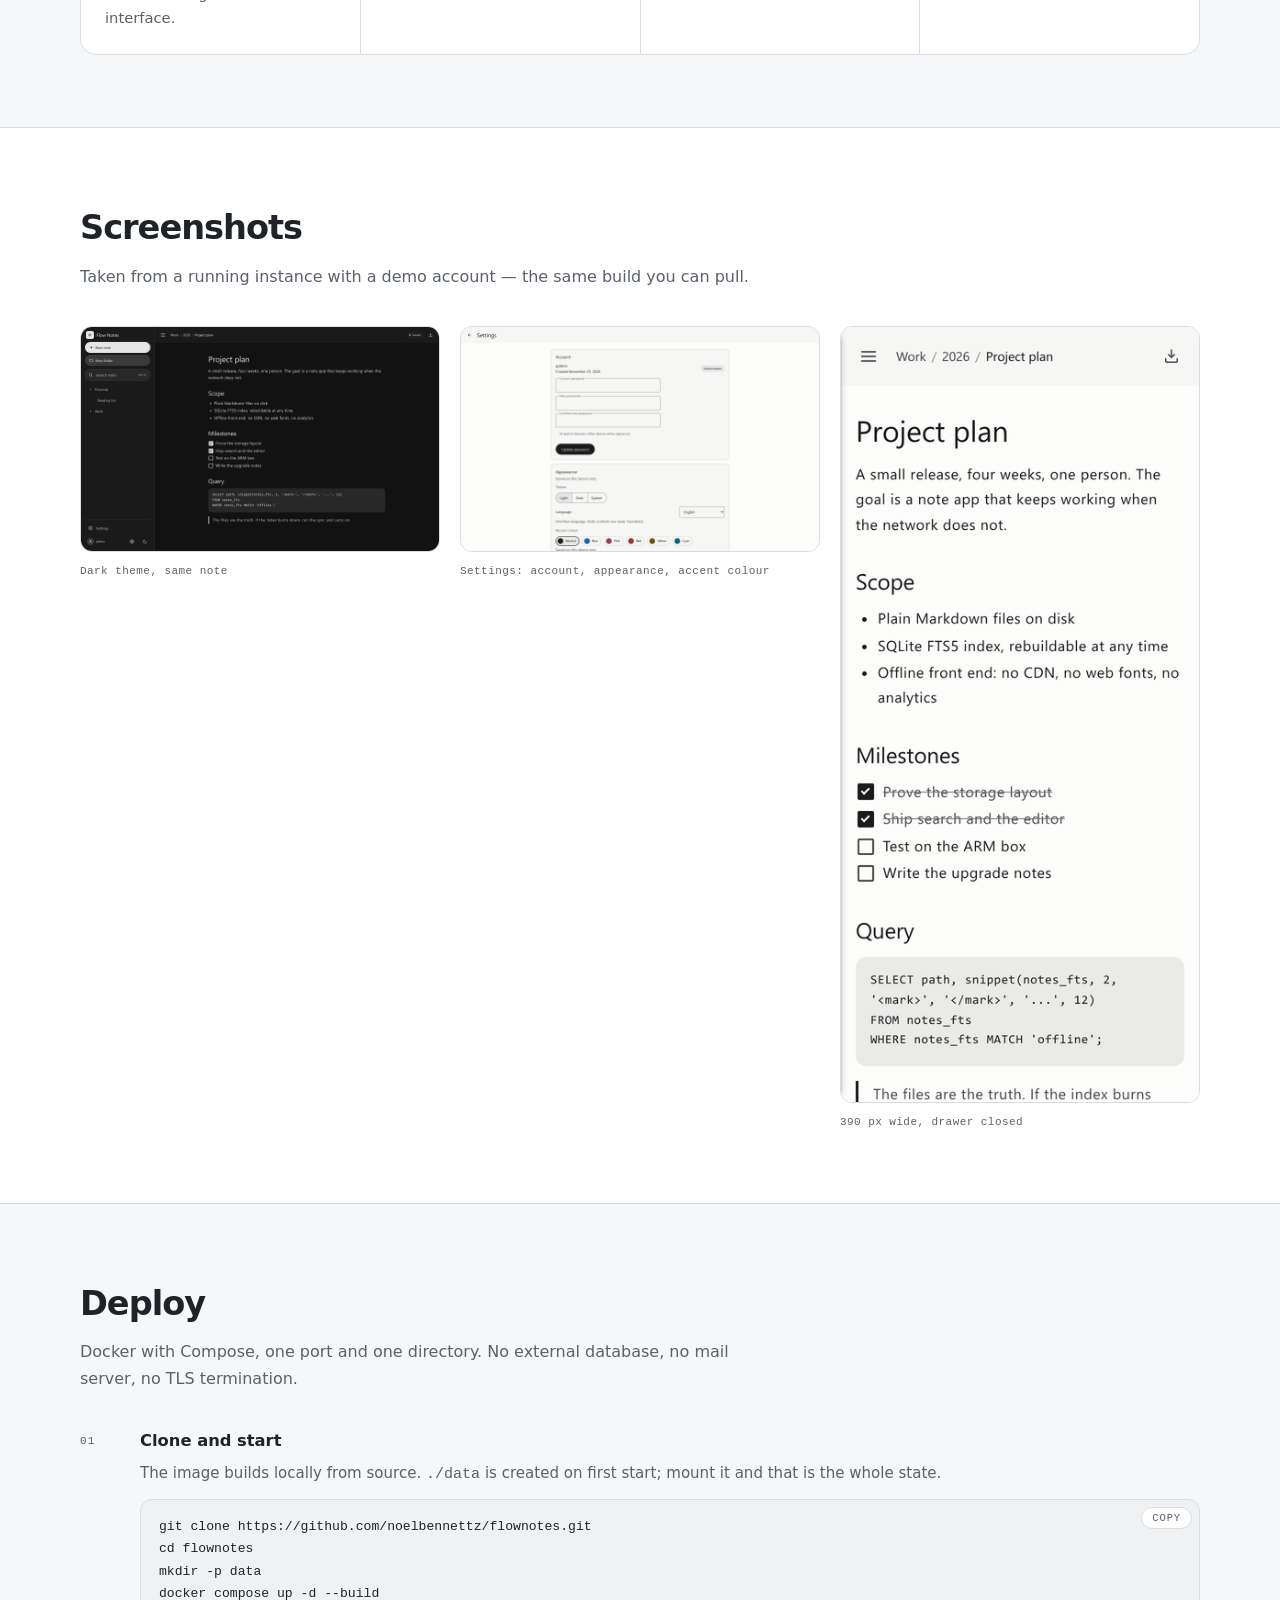
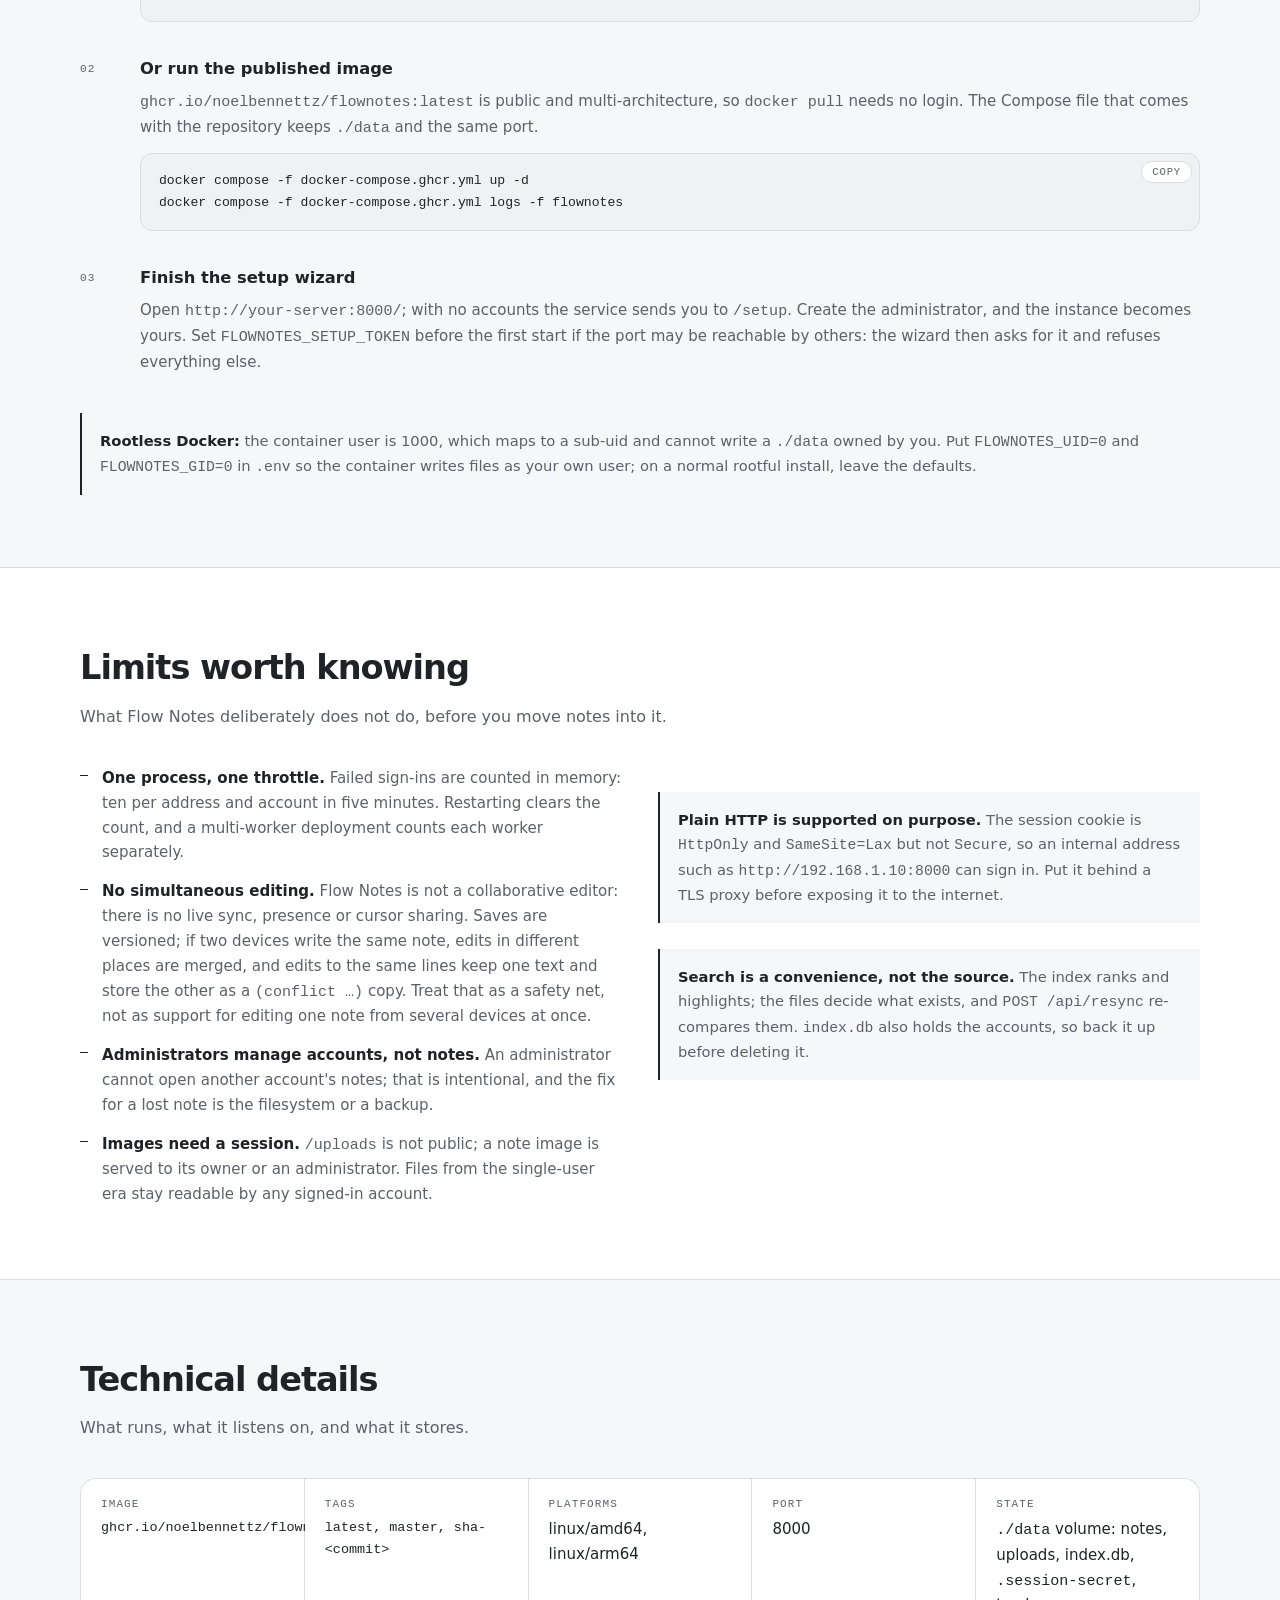
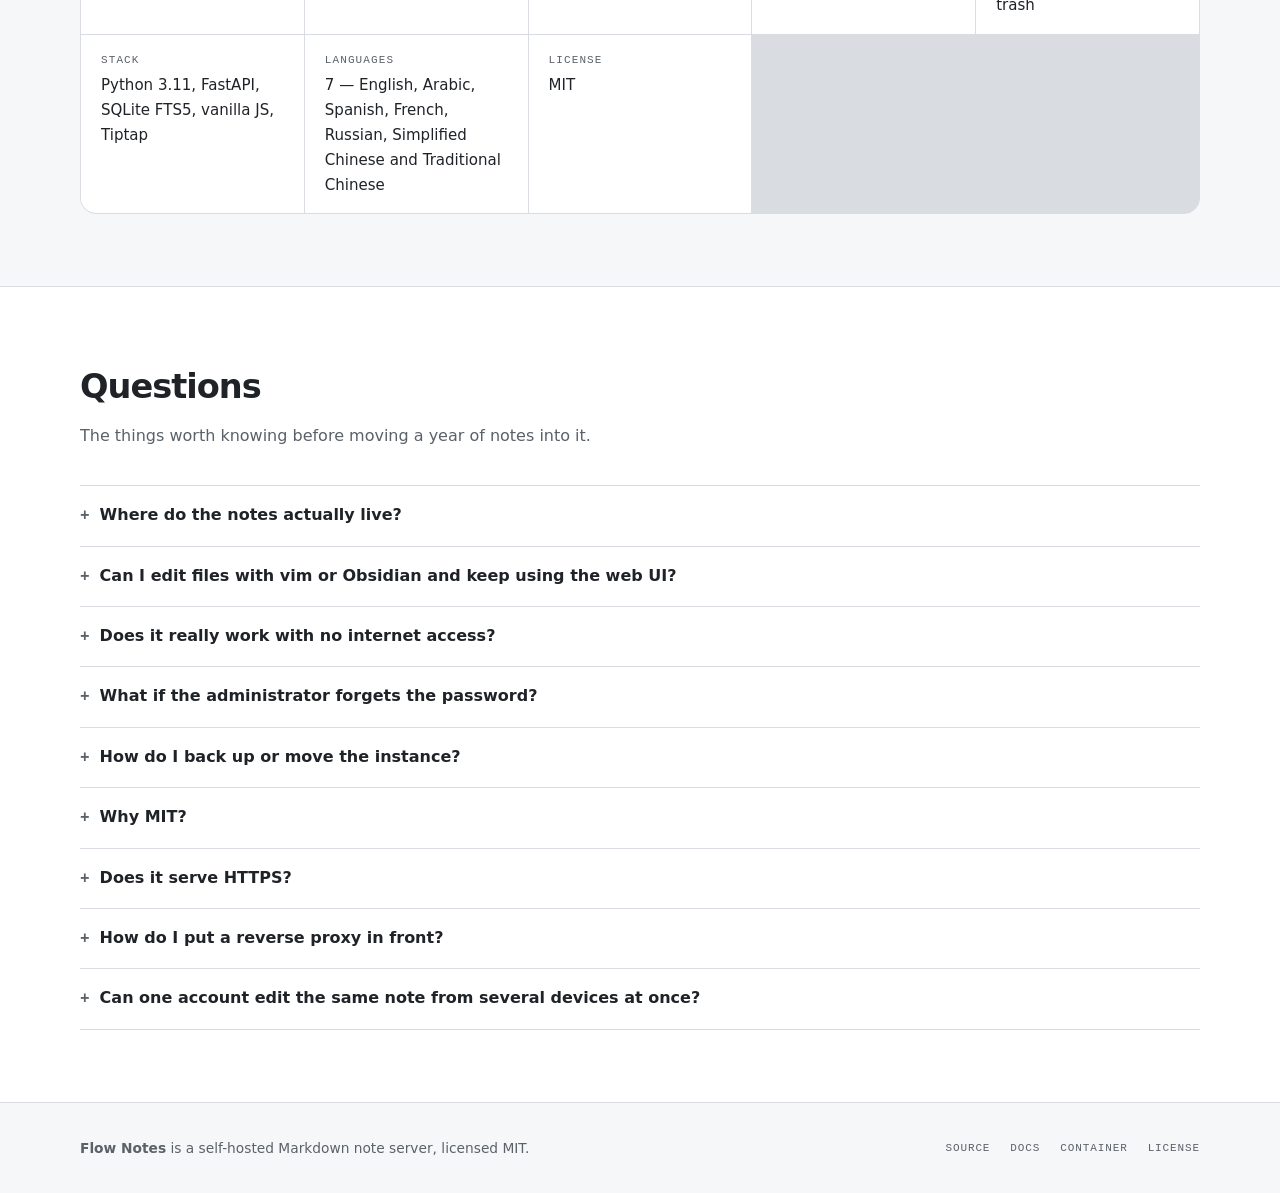
<file: docs/flownotes/index.html>
<!doctype html>
<html lang="en">
<head>
<meta charset="utf-8">
<meta name="viewport" content="width=device-width, initial-scale=1">
<title>Flow Notes — self-hosted Markdown notes with full-text search</title>
<meta name="description" content="Flow Notes is a self-hosted note server: every note is a plain Markdown file, folders are the sidebar, SQLite FTS5 is a rebuildable index, and the browser client makes no external requests at all.">
<meta name="theme-color" content="#ffffff" media="(prefers-color-scheme: light)">
<meta name="theme-color" content="#191919" media="(prefers-color-scheme: dark)">
<meta name="color-scheme" content="light dark">
<link rel="canonical" href="https://noelbennettz.github.io/flownotes/">
<link rel="alternate" hreflang="zh-Hant" href="zh.html">
<link rel="icon" href="assets/icon.svg" type="image/svg+xml">
<script src="../theme.js"></script>
<link rel="stylesheet" href="../m3.css">
<link rel="stylesheet" href="style.css">
<meta property="og:type" content="website">
<meta property="og:title" content="Flow Notes — notes that stay on your disk">
<meta property="og:description" content="Plain Markdown files, a rebuildable FTS5 index and an editor that makes no external requests. One container, one volume, no CDN.">
<meta property="og:url" content="https://noelbennettz.github.io/flownotes/">
<meta property="og:image" content="https://noelbennettz.github.io/flownotes/assets/og.png">
<meta name="twitter:card" content="summary_large_image">
<script src="app.js" defer></script>
</head>
<body>
<a class="skip" href="#main">Skip to content</a>

<svg class="visually-hidden" aria-hidden="true" focusable="false">
  <symbol id="i-file" viewBox="0 0 24 24" fill="none" stroke="currentColor" stroke-width="1.7" stroke-linecap="round" stroke-linejoin="round"><path d="M6 3h8l4 4v14H6z"/><path d="M14 3v4h4M9 12h6M9 16h4"/></symbol>
  <symbol id="i-folder" viewBox="0 0 24 24" fill="none" stroke="currentColor" stroke-width="1.7" stroke-linecap="round" stroke-linejoin="round"><path d="M3 7a2 2 0 0 1 2-2h4l2 2h8a2 2 0 0 1 2 2v9a2 2 0 0 1-2 2H5a2 2 0 0 1-2-2z"/></symbol>
  <symbol id="i-search" viewBox="0 0 24 24" fill="none" stroke="currentColor" stroke-width="1.7" stroke-linecap="round" stroke-linejoin="round"><circle cx="11" cy="11" r="6.4"/><path d="m16 16 4.2 4.2"/></symbol>
  <symbol id="i-command" viewBox="0 0 24 24" fill="none" stroke="currentColor" stroke-width="1.7" stroke-linecap="round" stroke-linejoin="round"><rect x="3" y="4" width="18" height="16" rx="3"/><path d="m7 9 3 3-3 3M13 15h4"/></symbol>
  <symbol id="i-users" viewBox="0 0 24 24" fill="none" stroke="currentColor" stroke-width="1.7" stroke-linecap="round" stroke-linejoin="round"><circle cx="9" cy="8" r="3.2"/><path d="M3 20c0-3.2 2.7-5.5 6-5.5s6 2.3 6 5.5"/><path d="M16 5.5a3 3 0 0 1 0 5.8M17 14.8c2.4.5 4 2.4 4 5.2"/></symbol>
  <symbol id="i-offline" viewBox="0 0 24 24" fill="none" stroke="currentColor" stroke-width="1.7" stroke-linecap="round" stroke-linejoin="round"><path d="M3 3l18 18"/><path d="M8.5 15.5a5 5 0 0 1 7 0M5 12a10 10 0 0 1 5-2.6M14 9.4A10 10 0 0 1 19 12"/><path d="M12 19h.01"/></symbol>
  <symbol id="i-globe" viewBox="0 0 24 24" fill="none" stroke="currentColor" stroke-width="1.7" stroke-linecap="round" stroke-linejoin="round"><circle cx="12" cy="12" r="8.6"/><path d="M3.4 12h17.2M12 3.4c2.4 2.4 3.7 5.4 3.7 8.6S14.4 18.2 12 20.6c-2.4-2.4-3.7-5.4-3.7-8.6S9.6 5.8 12 3.4Z"/></symbol>
  <symbol id="i-save" viewBox="0 0 24 24" fill="none" stroke="currentColor" stroke-width="1.7" stroke-linecap="round" stroke-linejoin="round"><path d="M5 4h11l3 3v13H5z"/><path d="M8 4v5h7V4M8 20v-6h8v6"/></symbol>
  <symbol id="i-box" viewBox="0 0 24 24" fill="none" stroke="currentColor" stroke-width="1.7" stroke-linecap="round" stroke-linejoin="round"><path d="M12 3 4 7v10l8 4 8-4V7z"/><path d="m4 7 8 4 8-4M12 21V11"/></symbol>
  <symbol id="i-terminal" viewBox="0 0 24 24" fill="none" stroke="currentColor" stroke-width="1.7" stroke-linecap="round" stroke-linejoin="round"><rect x="3" y="4" width="18" height="16" rx="3"/><path d="m7 9 3 3-3 3M13 15h4"/></symbol>
  <symbol id="i-code" viewBox="0 0 24 24" fill="none" stroke="currentColor" stroke-width="1.7" stroke-linecap="round" stroke-linejoin="round"><path d="m8 8-4 4 4 4m8-8 4 4-4 4M14 4l-4 16"/></symbol>
  <symbol id="i-shield" viewBox="0 0 24 24" fill="none" stroke="currentColor" stroke-width="1.7" stroke-linecap="round" stroke-linejoin="round"><path d="M12 3 5 6v5c0 4.5 3 8 7 10 4-2 7-5.5 7-10V6l-7-3Z"/><path d="m9 12 2 2 4-4"/></symbol>
</svg>

<header class="site-header">
  <div class="container">
    <a class="brand" href="./">
      <img src="assets/icon.svg" alt="" width="26" height="26">
      Flow Notes
    </a>
    <nav class="nav" aria-label="Main">
      <a class="hide-sm" href="#features">Features</a>
      <a class="hide-sm" href="#screens">Screenshots</a>
      <a class="hide-sm" href="#deploy">Deploy</a>
      <a class="hide-sm" href="https://github.com/noelbennettz/flownotes">GitHub</a>
      <button class="theme-toggle" type="button" aria-pressed="false">Dark</button>
      <a class="lang" href="zh.html" hreflang="zh-Hant" lang="zh-Hant">繁體中文</a>
    </nav>
  </div>
</header>

<main id="main">

<section class="hero">
  <div class="container">
    <div>
      <p class="eyebrow">Self-hosted · Docker · MIT</p>
      <h1>Notes, on<br><em>your own disk.</em></h1>
      <p class="lede">
        Flow Notes is a note server you run yourself. Every note is a plain
        Markdown file under <code>data/notes/&lt;account&gt;/</code>, the folders
        on disk are the sidebar, and SQLite holds only the accounts and a search
        index that is rebuilt from those files. The browser client fetches nothing
        from the network — no CDN, no web fonts, no remote icons.
      </p>
      <div class="actions">
        <a class="btn btn-primary" href="#deploy">
          <svg aria-hidden="true"><use href="#i-terminal"/></svg>
          Deploy with Compose
        </a>
        <a class="btn" href="https://github.com/noelbennettz/flownotes">
          <svg aria-hidden="true"><use href="#i-code"/></svg>
          Source &amp; docs
        </a>
      </div>
      <ul class="pills">
        <li>MIT</li>
        <li>7 UI languages</li>
        <li>SQLite FTS5</li>
        <li>Multi-user</li>
        <li>~51 MB compressed image</li>
        <li>Zero external requests</li>
      </ul>
    </div>
    <div class="sheet">
      <div class="sheet__bar" aria-hidden="true">
        <span></span><span></span><span></span>
        <div class="sheet__path">data/notes/admin/Work/2026/Project plan.md</div>
      </div>
      <img class="only-light" src="assets/main-light.png" width="1440" height="900" alt="Flow Notes with the sidebar open: folders, a selected note in the tree and the editor showing headings, a task list and a code block">
      <img class="only-dark" src="assets/main-dark.png" width="1440" height="900" alt="The same note in the dark theme">
    </div>
  </div>
</section>


<section id="features" class="alt">
  <div class="container">
    <div class="section-head">
      <h2>What it does</h2>
      <p>Storage, search, editing and accounts — and what each of them refuses to do.</p>
    </div>
    <div class="grid">
      <article class="card">
        <div class="icon"><svg aria-hidden="true"><use href="#i-file"/></svg></div>
        <h3>Files first</h3>
        <p>One Markdown file per note, one folder per sidebar folder, no hidden format. Edit them over SSH; the tree and the index catch up within two seconds.</p>
      </article>
      <article class="card">
        <div class="icon"><svg aria-hidden="true"><use href="#i-search"/></svg></div>
        <h3>Search you can rebuild</h3>
        <p>SQLite FTS5 with <code>snippet()</code> excerpts and highlighted hits, plus a substring fallback so Chinese, Japanese and Korean words still match. Delete the index and resync.</p>
      </article>
      <article class="card">
        <div class="icon"><svg aria-hidden="true"><use href="#i-command"/></svg></div>
        <h3>An editor that speaks Markdown</h3>
        <p>Tiptap with a Markdown round trip. <code>/</code> opens 17 commands; <code># </code>, <code>- </code>, <code>1. </code>, <code>&gt; </code>, <code>---</code> and a fence convert as you type; pasted screenshots are uploaded and inserted.</p>
      </article>
      <article class="card">
        <div class="icon"><svg aria-hidden="true"><use href="#i-users"/></svg></div>
        <h3>Accounts with their own space</h3>
        <p>Each account owns <code>notes/&lt;name&gt;/</code> and <code>uploads/&lt;name&gt;/</code>, and the index is filtered by owner. Administrators add, disable and delete accounts; deleting moves the files to <code>data/trash/</code>.</p>
      </article>
      <article class="card">
        <div class="icon"><svg aria-hidden="true"><use href="#i-offline"/></svg></div>
        <h3>No external requests</h3>
        <p>Everything the browser needs comes from your server: the editor bundle is built locally with esbuild, every icon is an inline SVG, and the Content-Security-Policy only allows this origin. A browser that can reach your LAN but not the internet still gets the whole interface.</p>
      </article>
      <article class="card">
        <div class="icon"><svg aria-hidden="true"><use href="#i-globe"/></svg></div>
        <h3>Seven languages, RTL included</h3>
        <p>English, Arabic, Spanish, French, Russian and both Chinese scripts, with a full right-to-left layout for Arabic. Light, dark or follow the system, and six accent tones.</p>
      </article>
      <article class="card">
        <div class="icon"><svg aria-hidden="true"><use href="#i-save"/></svg></div>
        <h3>Autosave that survives a closed tab</h3>
        <p>Edits save 600 ms after the last keystroke; a pending change is flushed with <code>keepalive</code> when the page is hidden. Every note can also leave as a ZIP of Markdown.</p>
      </article>
      <article class="card">
        <div class="icon"><svg aria-hidden="true"><use href="#i-box"/></svg></div>
        <h3>One container, one volume</h3>
        <p>Multi-architecture image on <code>linux/amd64</code> and <code>linux/arm64</code>. Mount <code>./data</code> and that is the entire state: notes, images, accounts, index.</p>
      </article>
    </div>
  </div>
</section>

<section id="screens">
  <div class="container">
    <div class="section-head">
      <h2>Screenshots</h2>
      <p>Taken from a running instance with a demo account — the same build you can pull.</p>
    </div>
    <div class="shots">
      <figure class="shot">
        <img src="assets/main-dark.png" width="1440" height="900" alt="Dark theme: sidebar with Personal and Work folders, and a note with a task list and a SQL snippet" loading="lazy">
        <figcaption>Dark theme, same note</figcaption>
      </figure>
      <figure class="shot">
        <img src="assets/settings-light.png" width="1440" height="900" alt="Settings page: account and password, appearance with theme, language and accent colour" loading="lazy">
        <figcaption>Settings: account, appearance, accent colour</figcaption>
      </figure>
      <figure class="shot">
        <img src="assets/mobile-light.png" width="390" height="844" alt="Phone-sized layout: a hamburger button, a breadcrumb and the editor canvas" loading="lazy">
        <figcaption>390 px wide, drawer closed</figcaption>
      </figure>
    </div>
  </div>
</section>


<section id="deploy" class="alt">
  <div class="container">
    <div class="section-head">
      <h2>Deploy</h2>
      <p>Docker with Compose, one port and one directory. No external database, no mail server, no TLS termination.</p>
    </div>
    <div class="steps">
      <div class="step">
        <div class="step__num">01</div>
        <div>
          <h3>Clone and start</h3>
          <p>The image builds locally from source. <code>./data</code> is created on first start; mount it and that is the whole state.</p>
          <div class="copy-wrap">
            <button class="copy" type="button" data-copy>Copy</button>
            <pre><code>git clone https://github.com/noelbennettz/flownotes.git
cd flownotes
mkdir -p data
docker compose up -d --build</code></pre>
          </div>
        </div>
      </div>
      <div class="step">
        <div class="step__num">02</div>
        <div>
          <h3>Or run the published image</h3>
          <p><code>ghcr.io/noelbennettz/flownotes:latest</code> is public and multi-architecture, so <code>docker pull</code> needs no login. The Compose file that comes with the repository keeps <code>./data</code> and the same port.</p>
          <div class="copy-wrap">
            <button class="copy" type="button" data-copy>Copy</button>
            <pre><code>docker compose -f docker-compose.ghcr.yml up -d
docker compose -f docker-compose.ghcr.yml logs -f flownotes</code></pre>
          </div>
        </div>
      </div>
      <div class="step">
        <div class="step__num">03</div>
        <div>
          <h3>Finish the setup wizard</h3>
          <p>Open <code>http://your-server:8000/</code>; with no accounts the service sends you to <code>/setup</code>. Create the administrator, and the instance becomes yours. Set <code>FLOWNOTES_SETUP_TOKEN</code> before the first start if the port may be reachable by others: the wizard then asks for it and refuses everything else.</p>
        </div>
      </div>
    </div>
    <p class="note">
      <strong>Rootless Docker:</strong> the container user is 1000, which maps to a sub-uid and
      cannot write a <code>./data</code> owned by you. Put <code>FLOWNOTES_UID=0</code> and
      <code>FLOWNOTES_GID=0</code> in <code>.env</code> so the container writes files as your own
      user; on a normal rootful install, leave the defaults.
    </p>
  </div>
</section>

<section id="limits">
  <div class="container">
    <div class="section-head">
      <h2>Limits worth knowing</h2>
      <p>What Flow Notes deliberately does not do, before you move notes into it.</p>
    </div>
    <div class="split">
      <div>
        <ul class="checks">
          <li><strong>One process, one throttle.</strong> Failed sign-ins are counted in memory: ten per address and account in five minutes. Restarting clears the count, and a multi-worker deployment counts each worker separately.</li>
          <li><strong>No simultaneous editing.</strong> Flow Notes is not a collaborative editor: there is no live sync, presence or cursor sharing. Saves are versioned; if two devices write the same note, edits in different places are merged, and edits to the same lines keep one text and store the other as a <code>(conflict …)</code> copy. Treat that as a safety net, not as support for editing one note from several devices at once.</li>
          <li><strong>Administrators manage accounts, not notes.</strong> An administrator cannot open another account's notes; that is intentional, and the fix for a lost note is the filesystem or a backup.</li>
          <li><strong>Images need a session.</strong> <code>/uploads</code> is not public; a note image is served to its owner or an administrator. Files from the single-user era stay readable by any signed-in account.</li>
        </ul>
      </div>
      <div>
        <p class="note">
          <strong>Plain HTTP is supported on purpose.</strong> The session cookie is
          <code>HttpOnly</code> and <code>SameSite=Lax</code> but not <code>Secure</code>, so an internal
          address such as <code>http://192.168.1.10:8000</code> can sign in. Put it behind a TLS proxy
          before exposing it to the internet.
        </p>
        <p class="note">
          <strong>Search is a convenience, not the source.</strong> The index ranks and highlights;
          the files decide what exists, and <code>POST /api/resync</code> re-compares them.
          <code>index.db</code> also holds the accounts, so back it up before deleting it.
        </p>
      </div>
    </div>
  </div>
</section>


<section id="specs" class="alt">
  <div class="container">
    <div class="section-head">
      <h2>Technical details</h2>
      <p>What runs, what it listens on, and what it stores.</p>
    </div>
    <dl class="specs">
      <div><dt>Image</dt><dd class="mono">ghcr.io/noelbennettz/flownotes</dd></div>
      <div><dt>Tags</dt><dd class="mono">latest, master, sha-&lt;commit&gt;</dd></div>
      <div><dt>Platforms</dt><dd>linux/amd64, linux/arm64</dd></div>
      <div><dt>Port</dt><dd>8000</dd></div>
      <div><dt>State</dt><dd><code>./data</code> volume: notes, uploads, index.db, <code>.session-secret</code>, trash</dd></div>
      <div><dt>Stack</dt><dd>Python 3.11, FastAPI, SQLite FTS5, vanilla JS, Tiptap</dd></div>
      <div><dt>Languages</dt><dd>7 — English, Arabic, Spanish, French, Russian, Simplified Chinese and Traditional Chinese</dd></div>
      <div><dt>License</dt><dd>MIT</dd></div>
    </dl>
  </div>
</section>

<section id="faq">
  <div class="container">
    <div class="section-head">
      <h2>Questions</h2>
      <p>The things worth knowing before moving a year of notes into it.</p>
    </div>
    <div class="faq">
      <details>
        <summary>Where do the notes actually live?</summary>
        <p>In <code>data/notes/&lt;account&gt;/</code>, one <code>.md</code> file per note, and folders for folders. <code>data/index.db</code> holds the accounts and the FTS5 index; the search tables are rebuilt from the files, while the account rows are not, so copy the database before deleting it. The Markdown is the part worth backing up.</p>
      </details>
      <details>
        <summary>Can I edit files with vim or Obsidian and keep using the web UI?</summary>
        <p>Yes. <code>GET /api/tree</code> and <code>GET /api/search</code> compare the disk with the index at most once every two seconds per account, so an external edit appears without a restart. If the file changes while the same note is open in the browser, the browser's next save is merged with it when the edits are in different places; if they touch the same lines, the browser's text is kept as a separate <code>(conflict …)</code> note instead of overwriting the external one.</p>
      </details>
      <details>
        <summary>Does it really work with no internet access?</summary>
        <p>The page, the stylesheet, the editor bundle and every icon come from the same origin, and the server sends a same-origin Content-Security-Policy (<code>default-src 'self'</code>, with the inline styles and scripts the app itself ships). Nothing is fetched from a CDN, a font service or an icon host at any point.</p>
      </details>
      <details>
        <summary>What if the administrator forgets the password?</summary>
        <p>On the server: <code>python -m app.cli passwd admin</code>, or <code>docker compose exec -it flownotes python -m app.cli passwd admin</code>. It writes the database directly, so no restart is needed and existing sessions for that account stop working.</p>
      </details>
      <details>
        <summary>How do I back up or move the instance?</summary>
        <p>Copy <code>data/</code> — notes, uploads, <code>index.db</code> and <code>.session-secret</code> — and start the container on the new host with the same directory. Keeping the session secret keeps everyone signed in; dropping it only signs them out.</p>
      </details>
      <details>
        <summary>Why MIT?</summary>
        <p>It is a small personal tool: run it, fork it, change it, ship it. The only request is that the copyright notice travels with the copies.</p>
      </details>
      <details>
        <summary>Does it serve HTTPS?</summary>
        <p>No. The app listens on plain HTTP — uvicorn on port 8000 — and the image carries no certificate, no ACME client and no HSTS header. That is deliberate: the session cookie is <code>HttpOnly</code> and <code>SameSite=Lax</code> but not <code>Secure</code>, so a LAN address such as <code>http://192.168.1.10:8000</code> can sign in. Keep the port on the LAN, or terminate TLS in front of it.</p>
      </details>
      <details>
        <summary>How do I put a reverse proxy in front?</summary>
        <p>With Caddy it is two lines: <code>notes.example.com { reverse_proxy 127.0.0.1:8000 }</code>. With nginx, <code>proxy_pass http://127.0.0.1:8000;</code> plus <code>proxy_set_header Host $host;</code>, and raise <code>client_max_body_size</code> to at least 21m so 20 MB image uploads are not rejected. No WebSocket upgrade is needed, and binding the published port to <code>127.0.0.1</code> keeps plain HTTP off the network. DOCS.md has both configurations.</p>
      </details>
      <details>
        <summary>Can one account edit the same note from several devices at once?</summary>
        <p>No. Flow Notes does not support simultaneous editing: there is no live sync, no presence and no cursor sharing, so two devices cannot reliably type in one note at the same time. Saves are versioned as a safety net — edits in different places are merged, and edits that touch the same lines keep one text and save the other as a <code>(conflict …)</code> note — but that is there to avoid losing work, not to make multi-device editing a supported workflow. Edit an active note on one device at a time.</p>
      </details>
    </div>
  </div>
</section>

</main>

<footer class="site-footer">
  <div class="container">
    <p><strong>Flow Notes</strong> is a self-hosted Markdown note server, licensed MIT.</p>
    <nav aria-label="Footer">
      <a href="https://github.com/noelbennettz/flownotes">Source</a>
      <a href="https://github.com/noelbennettz/flownotes/blob/master/README.md">Docs</a>
      <a href="https://github.com/noelbennettz/flownotes/pkgs/container/flownotes">Container</a>
      <a href="https://github.com/noelbennettz/flownotes/blob/master/LICENSE">License</a>
    </nav>
  </div>
</footer>

<script type="application/ld+json">
{
  "@context": "https://schema.org",
  "@type": "SoftwareApplication",
  "name": "Flow Notes",
  "operatingSystem": "Linux (Docker)",
  "applicationCategory": "ProductivityApplication",
  "offers": { "@type": "Offer", "price": "0", "priceCurrency": "USD" },
  "license": "https://opensource.org/license/mit",
  "codeRepository": "https://github.com/noelbennettz/flownotes",
  "downloadUrl": "https://github.com/noelbennettz/flownotes/pkgs/container/flownotes"
}
</script>
</body>
</html>
</file>
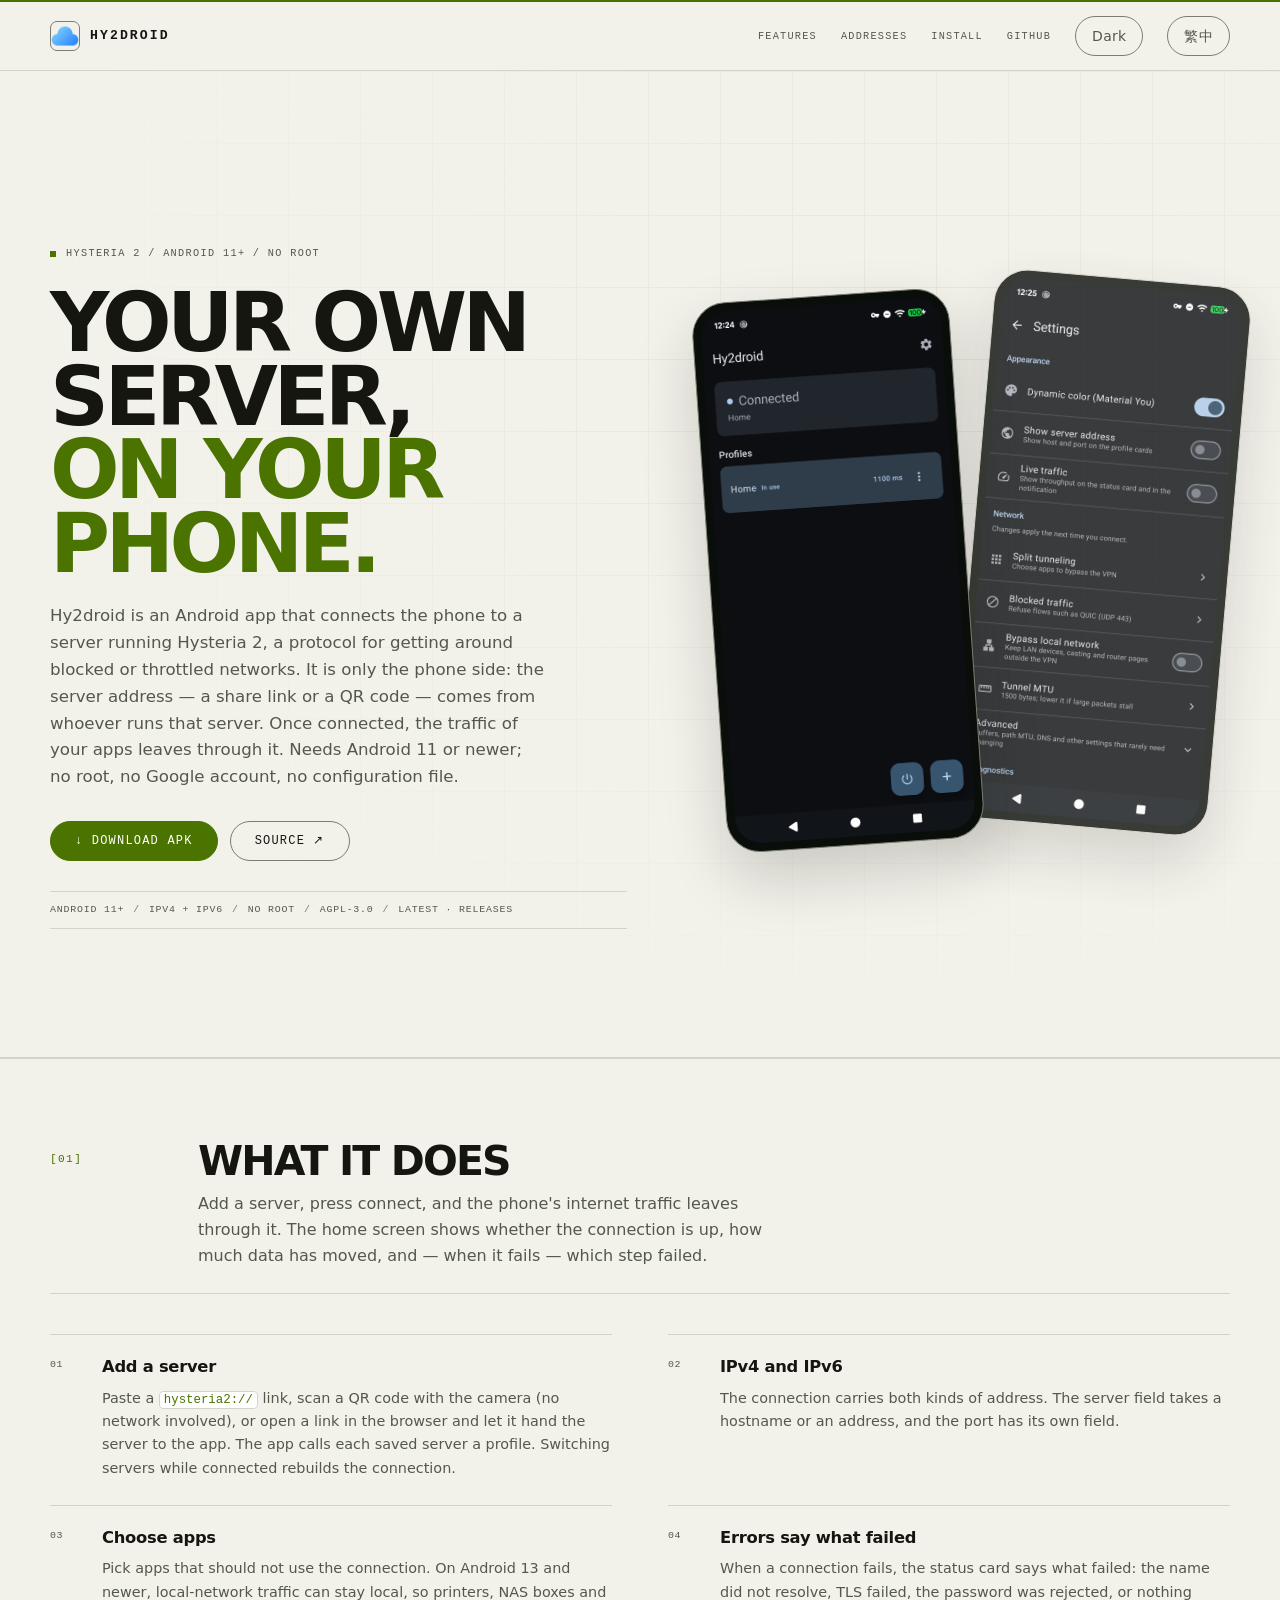
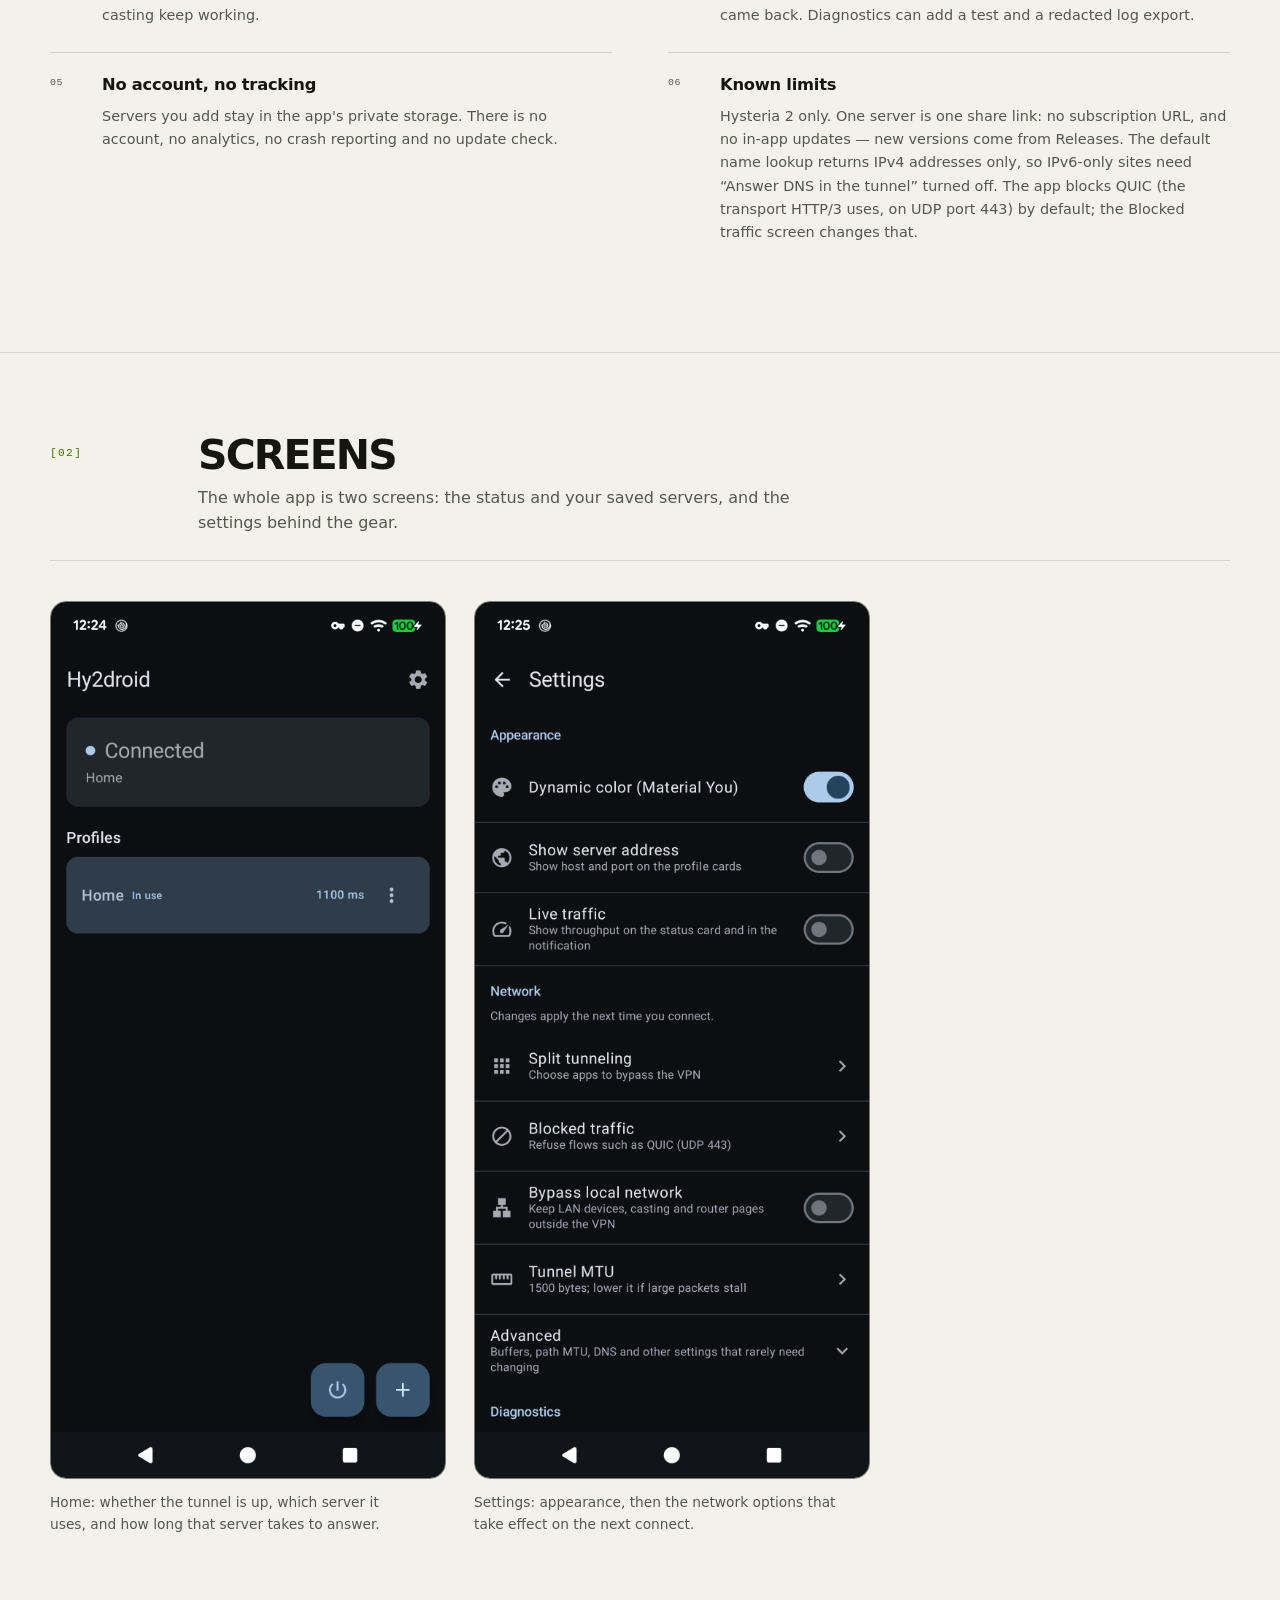
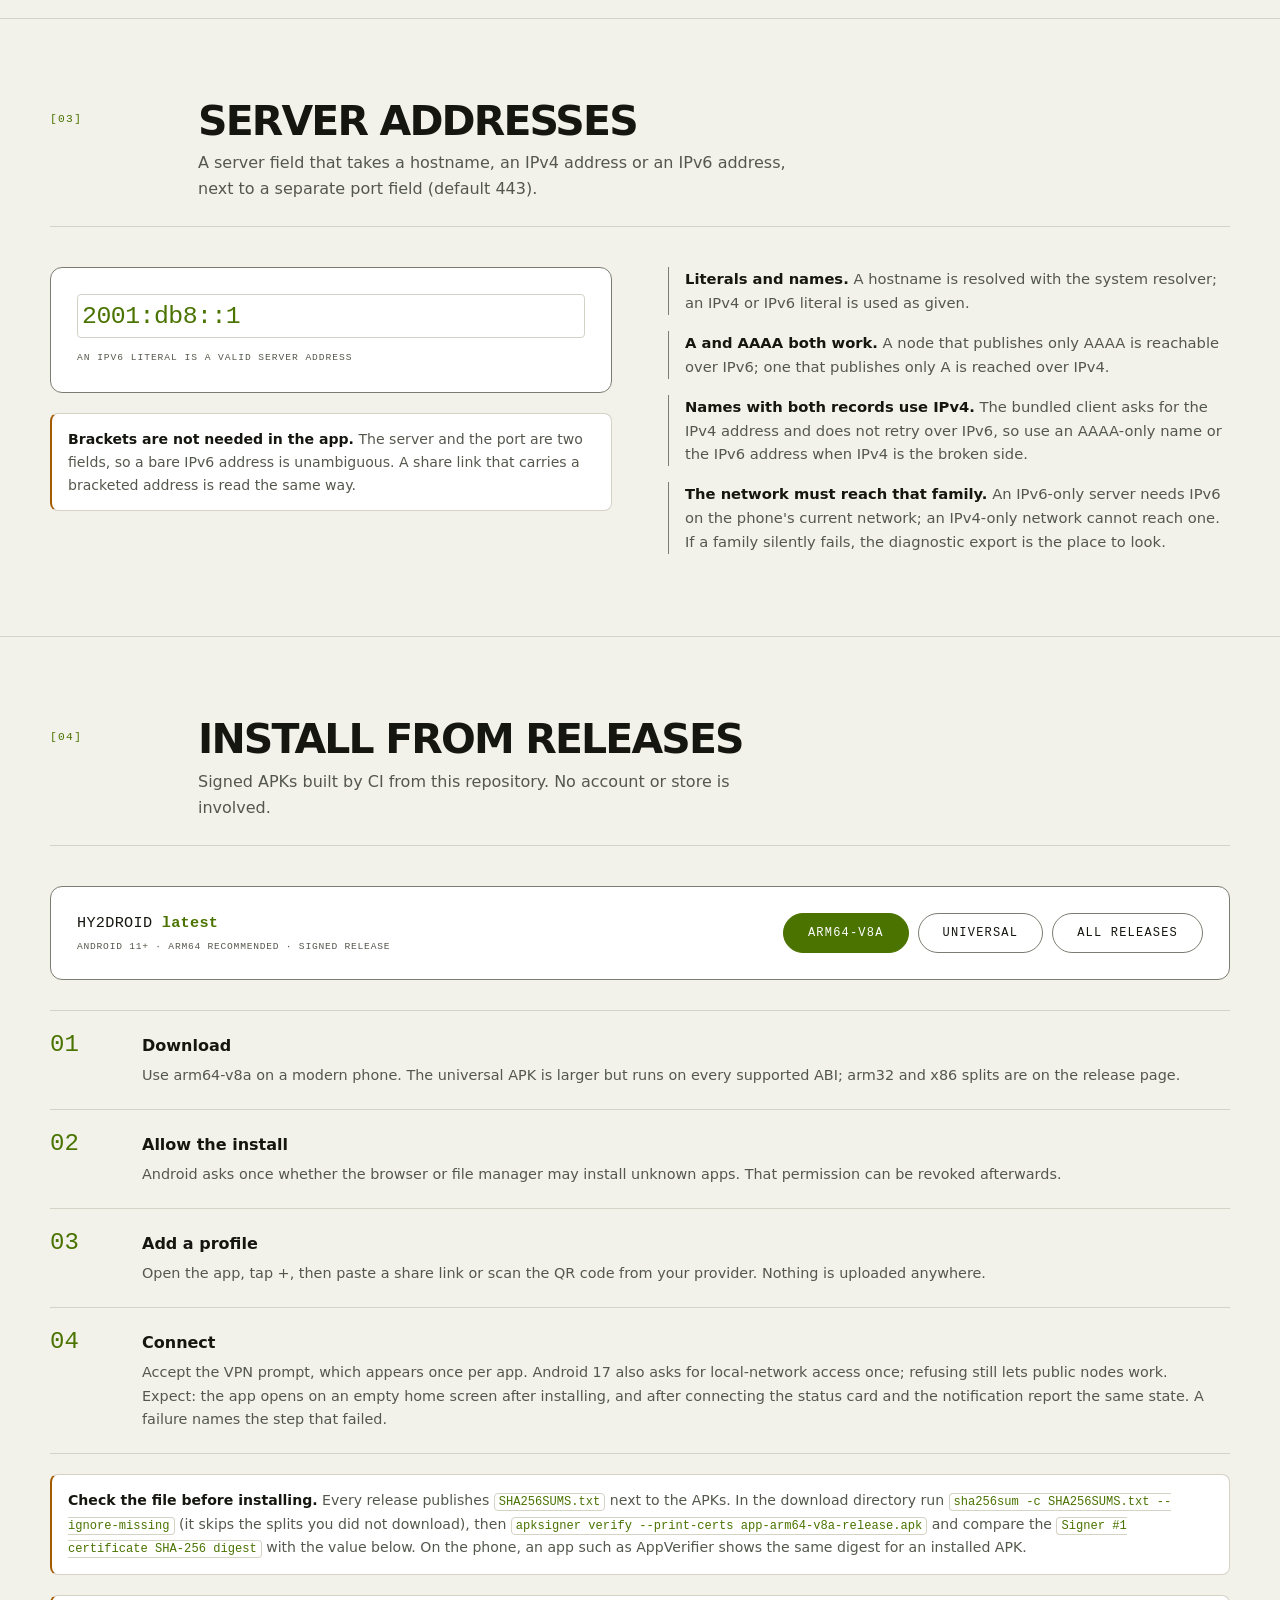
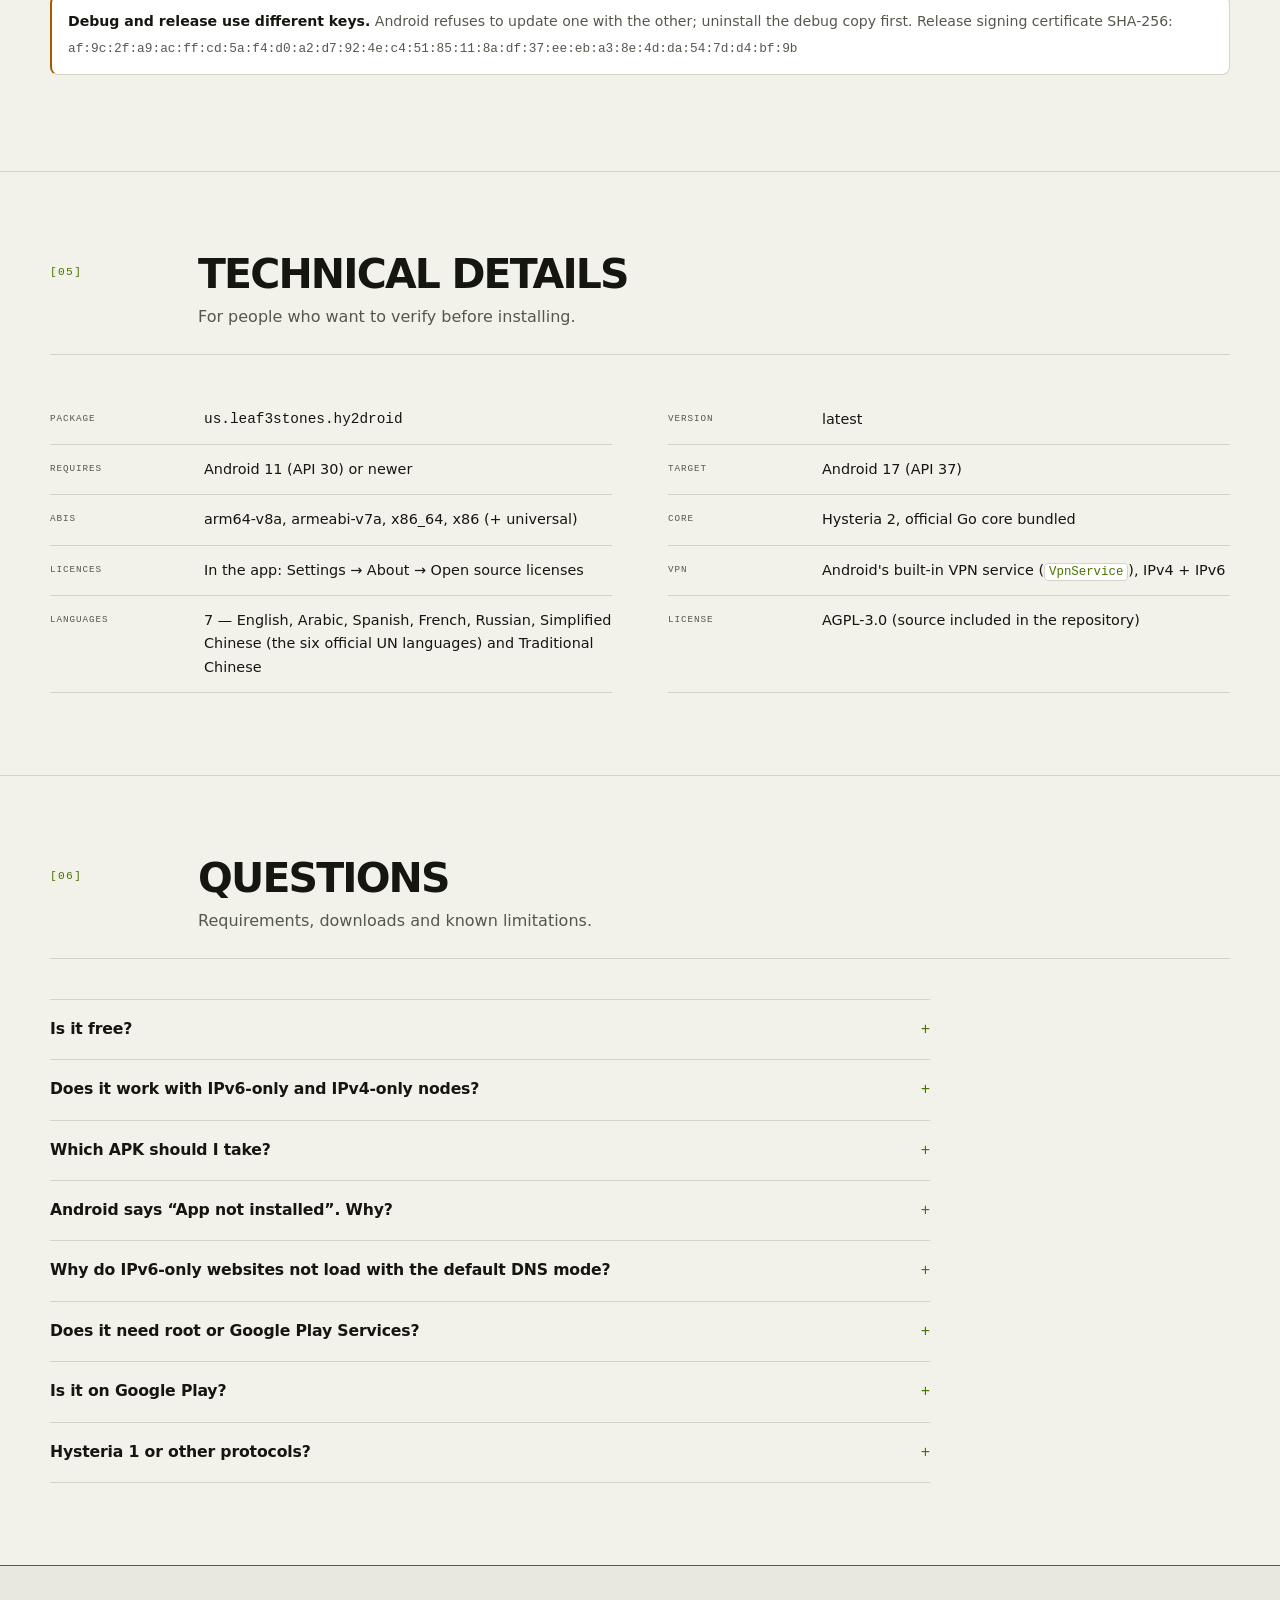
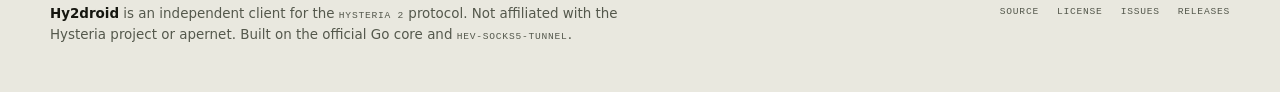
<file: docs/Hy2droid/index.html>
<!doctype html>
<html lang="en">
<head>
<meta charset="utf-8">
<meta name="viewport" content="width=device-width, initial-scale=1">
<title>Hy2droid — a Hysteria 2 client for Android</title>
<meta name="description" content="Hy2droid is a free, open-source Hysteria 2 client for Android. Paste a share link or scan a QR code and the phone's traffic goes out through your own server over IPv4 or IPv6, with no root and no Google Play Services.">
<meta name="theme-color" content="#070907">
<meta name="color-scheme" content="dark light">
<link rel="canonical" href="https://noelbennettz.github.io/Hy2droid/">
<link rel="alternate" hreflang="zh-Hant" href="zh.html">
<link rel="icon" href="assets/icon.png" type="image/png">
<link rel="apple-touch-icon" href="assets/icon.png">
<script src="../theme.js"></script>
<link rel="stylesheet" href="../m3.css">
<link rel="stylesheet" href="style.css">
<meta property="og:type" content="website">
<meta property="og:title" content="Hy2droid — a Hysteria 2 client for Android">
<meta property="og:description" content="Paste a hysteria2:// link, scan a QR, connect. Full tunnel, IPv4 + IPv6, no root, no Google Play Services.">
<meta property="og:url" content="https://noelbennettz.github.io/Hy2droid/">
<meta property="og:image" content="https://noelbennettz.github.io/Hy2droid/assets/screenshot-home.png">
<meta name="twitter:card" content="summary_large_image">
<script src="app.js" defer></script>
</head>
<body>
<a class="skip" href="#main">Skip to content</a>

<header class="site-header">
  <div class="container">
    <a class="brand" href="./">
      <img src="assets/icon.png" alt="" width="30" height="30">
      Hy2droid
    </a>
    <nav class="nav" aria-label="Main">
      <a class="hide-sm" href="#features">Features</a>
      <a class="hide-sm" href="#ipv6">Addresses</a>
      <a class="nav-install" href="#install">Install</a>
      <a class="hide-sm" href="https://github.com/noelbennettz/Hy2droid">GitHub</a>
      <button class="theme-toggle" type="button" aria-pressed="false">Dark</button>
      <a class="lang" href="zh.html" hreflang="zh-Hant" lang="zh-Hant">繁中</a>
    </nav>
  </div>
</header>

<main id="main">

<section class="hero">
  <div class="container">
    <div>
      <p class="eyebrow"><span class="dot"></span>Hysteria 2 / Android 11+ / no root</p>
      <h1>Your own server,<br><span class="grad">on your phone.</span></h1>
      <p class="lede">
        Hy2droid is an Android app that connects the phone to a server running
        Hysteria 2, a protocol for getting around blocked or throttled networks.
        It is only the phone side: the server address — a share link or a QR
        code — comes from whoever runs that server. Once connected, the traffic
        of your apps leaves through it. Needs Android 11 or newer; no root, no
        Google account, no configuration file.
      </p>
      <div class="actions">
        <a class="btn btn-primary" href="https://github.com/noelbennettz/Hy2droid/releases/latest/download/app-arm64-v8a-release.apk" data-asset="arm64">
          ↓ Download APK
        </a>
        <a class="btn" href="https://github.com/noelbennettz/Hy2droid">Source ↗</a>
      </div>
      <div class="pills">
        <span class="pill">Android 11+</span>
        <span class="pill">IPv4 + IPv6</span>
        <span class="pill">No root</span>
        <span class="pill">AGPL-3.0</span>
        <span class="pill"><span id="release-version">latest</span> · <span id="release-date">releases</span></span>
      </div>
    </div>
    <div class="hero-art">
      <div class="phone back">
        <img src="assets/screenshot-settings.png" width="1080" height="2400" loading="lazy" alt="Settings screen with network controls">
      </div>
      <div class="phone front">
        <img src="assets/screenshot-home.png" width="1080" height="2400" alt="Home screen showing a connected tunnel and saved profiles">
      </div>
    </div>
  </div>
</section>

<section id="features">
  <div class="container">
    <div class="section-head">
      <h2>What it does</h2>
      <p>Add a server, press connect, and the phone's internet traffic leaves
        through it. The home screen shows whether the connection is up, how much
        data has moved, and — when it fails — which step failed.</p>
    </div>
    <div class="grid">
      <article class="card">
        <h3>Add a server</h3>
        <p>Paste a <code>hysteria2://</code> link, scan a QR code with the camera (no network involved), or open a link in the browser and let it hand the server to the app. The app calls each saved server a profile. Switching servers while connected rebuilds the connection.</p>
      </article>
      <article class="card">
        <h3>IPv4 and IPv6</h3>
        <p>The connection carries both kinds of address. The server field takes a hostname or an address, and the port has its own field.</p>
      </article>
      <article class="card">
        <h3>Choose apps</h3>
        <p>Pick apps that should not use the connection. On Android 13 and newer, local-network traffic can stay local, so printers, NAS boxes and casting keep working.</p>
      </article>
      <article class="card">
        <h3>Errors say what failed</h3>
        <p>When a connection fails, the status card says what failed: the name did not resolve, TLS failed, the password was rejected, or nothing came back. Diagnostics can add a test and a redacted log export.</p>
      </article>
      <article class="card">
        <h3>No account, no tracking</h3>
        <p>Servers you add stay in the app's private storage. There is no account, no analytics, no crash reporting and no update check.</p>
      </article>
      <article class="card">
        <h3>Known limits</h3>
        <p>Hysteria 2 only. One server is one share link: no subscription URL, and no in-app updates — new versions come from Releases. The default name lookup returns IPv4 addresses only, so IPv6-only sites need “Answer DNS in the tunnel” turned off. The app blocks QUIC (the transport HTTP/3 uses, on UDP port 443) by default; the Blocked traffic screen changes that.</p>
      </article>
    </div>
  </div>
</section>

<section id="screens">
  <div class="container">
    <div class="section-head">
      <h2>Screens</h2>
      <p>The whole app is two screens: the status and your saved servers, and the
        settings behind the gear.</p>
    </div>
    <div class="shots">
      <figure>
        <img src="assets/screenshots/s1.png" width="1080" height="2400" loading="lazy" alt="Home screen: a Connected status card naming the profile Home, above a Profiles list where Home is marked In use with a 1100 ms latency reading, and the power and add-profile buttons at the bottom right.">
        <figcaption>Home: whether the tunnel is up, which server it uses, and how long that server takes to answer.</figcaption>
      </figure>
      <figure>
        <img src="assets/screenshots/s2.png" width="1080" height="2400" loading="lazy" alt="Settings screen: an Appearance section with Dynamic color, Show server address and Live traffic, then a Network section with Split tunneling, Blocked traffic, Bypass local network and Tunnel MTU, under the note that changes apply the next time you connect.">
        <figcaption>Settings: appearance, then the network options that take effect on the next connect.</figcaption>
      </figure>
    </div>
  </div>
</section>

<section id="ipv6">
  <div class="container">
    <div class="section-head">
      <h2>Server addresses</h2>
      <p>A server field that takes a hostname, an IPv4 address or an IPv6 address,
        next to a separate port field (default 443).</p>
    </div>
    <div class="callout">
      <div>
        <div class="bracket">
          <code>2001:db8::1</code>
          <span>an IPv6 literal is a valid server address</span>
        </div>
        <p class="note">
          <strong>Brackets are not needed in the app.</strong> The server and the port are two
          fields, so a bare IPv6 address is unambiguous. A share link that carries a bracketed
          address is read the same way.
        </p>
      </div>
      <ul class="checks">
        <li><strong>Literals and names.</strong> A hostname is resolved with the system resolver; an IPv4 or IPv6 literal is used as given.</li>
        <li><strong>A and AAAA both work.</strong> A node that publishes only AAAA is reachable over IPv6; one that publishes only A is reached over IPv4.</li>
        <li><strong>Names with both records use IPv4.</strong> The bundled client asks for the IPv4 address and does not retry over IPv6, so use an AAAA-only name or the IPv6 address when IPv4 is the broken side.</li>
        <li><strong>The network must reach that family.</strong> An IPv6-only server needs IPv6 on the phone's current network; an IPv4-only network cannot reach one. If a family silently fails, the diagnostic export is the place to look.</li>
      </ul>
    </div>
  </div>
</section>


<section id="install">
  <div class="container">
    <div class="section-head">
      <h2>Install from Releases</h2>
      <p>Signed APKs built by CI from this repository. No account or store is involved.</p>
    </div>
    <div class="release">
      <div class="meta">
        <span class="version">HY2DROID <strong id="release-version-2">latest</strong></span>
        <span class="sub">Android 11+ · arm64 recommended · signed release</span>
      </div>
      <div class="assets">
        <a class="btn btn-primary" href="https://github.com/noelbennettz/Hy2droid/releases/latest/download/app-arm64-v8a-release.apk" data-asset="arm64">arm64-v8a</a>
        <a class="btn" href="https://github.com/noelbennettz/Hy2droid/releases/latest/download/app-universal-release.apk" data-asset="universal">Universal</a>
        <a class="btn" href="https://github.com/noelbennettz/Hy2droid/releases">All releases</a>
      </div>
    </div>
    <div class="steps">
      <div class="step">
        <h3>Download</h3>
        <p>Use arm64-v8a on a modern phone. The universal APK is larger but runs on every supported ABI; arm32 and x86 splits are on the release page.</p>
      </div>
      <div class="step">
        <h3>Allow the install</h3>
        <p>Android asks once whether the browser or file manager may install unknown apps. That permission can be revoked afterwards.</p>
      </div>
      <div class="step">
        <h3>Add a profile</h3>
        <p>Open the app, tap +, then paste a share link or scan the QR code from your provider. Nothing is uploaded anywhere.</p>
      </div>
      <div class="step">
        <h3>Connect</h3>
        <p>Accept the VPN prompt, which appears once per app. Android 17 also asks for local-network access once; refusing still lets public nodes work.</p>
        <p>Expect: the app opens on an empty home screen after installing, and after connecting the status card and the notification report the same state. A failure names the step that failed.</p>
      </div>
    </div>
    <p class="note">
      <strong>Check the file before installing.</strong> Every release publishes
      <code>SHA256SUMS.txt</code> next to the APKs. In the download directory run
      <code>sha256sum -c SHA256SUMS.txt --ignore-missing</code> (it skips the splits
      you did not download), then
      <code>apksigner verify --print-certs app-arm64-v8a-release.apk</code> and
      compare the <code>Signer #1 certificate SHA-256 digest</code> with the value
      below. On the phone, an app such as AppVerifier shows the same digest for an
      installed APK.
    </p>
    <p class="note">
      <strong>Debug and release use different keys.</strong> Android refuses to update one with the other;
      uninstall the debug copy first. Release signing certificate SHA-256:
      <span class="mono">af:9c:2f:a9:ac:ff:cd:5a:f4:d0:a2:d7:92:4e:c4:51:85:11:8a:df:37:ee:eb:a3:8e:4d:da:54:7d:d4:bf:9b</span>
    </p>
  </div>
</section>

<section id="specs">
  <div class="container">
    <div class="section-head">
      <h2>Technical details</h2>
      <p>For people who want to verify before installing.</p>
    </div>
    <dl class="specs">
      <div><dt>Package</dt><dd class="mono">us.leaf3stones.hy2droid</dd></div>
      <div><dt>Version</dt><dd><span id="release-version-3">latest</span></dd></div>
      <div><dt>Requires</dt><dd>Android 11 (API 30) or newer</dd></div>
      <div><dt>Target</dt><dd>Android 17 (API 37)</dd></div>
      <div><dt>ABIs</dt><dd>arm64-v8a, armeabi-v7a, x86_64, x86 (+ universal)</dd></div>
      <div><dt>Core</dt><dd>Hysteria 2, official Go core bundled</dd></div>
      <div><dt>Licences</dt><dd>In the app: Settings → About → Open source licenses</dd></div>
      <div><dt>VPN</dt><dd>Android's built-in VPN service (<code>VpnService</code>), IPv4 + IPv6</dd></div>
      <div><dt>Languages</dt><dd>7 — English, Arabic, Spanish, French, Russian, Simplified Chinese (the six official UN languages) and Traditional Chinese</dd></div>
      <div><dt>License</dt><dd>AGPL-3.0 (source included in the repository)</dd></div>
    </dl>
  </div>
</section>


<section id="faq">
  <div class="container">
    <div class="section-head">
      <h2>Questions</h2>
      <p>Requirements, downloads and known limitations.</p>
    </div>
    <div class="faq">
      <details>
        <summary>Is it free?</summary>
        <p>Yes. Hy2droid is free software under AGPL-3.0. The full source, build scripts and release workflow are in the repository. You pay only for your own server, if you run one.</p>
      </details>
      <details>
        <summary>Does it work with IPv6-only and IPv4-only nodes?</summary>
        <p>Yes, as long as the phone's current network can reach that family. An IPv6 address goes in the server field as it is, and AAAA-only names work. For a name with both records the bundled client uses IPv4 and does not retry over IPv6, so use an AAAA-only name or the IPv6 address when IPv4 is the broken side.</p>
      </details>
      <details>
        <summary>Which APK should I take?</summary>
        <p><strong>arm64-v8a</strong> covers almost every phone from the last several years. <strong>armeabi-v7a</strong> is for old 32-bit devices, <strong>x86_64</strong> for emulators and a few tablets, and the <strong>universal</strong> build works anywhere but is larger.</p>
      </details>
      <details>
        <summary>Android says “App not installed”. Why?</summary>
        <p>Almost always a truncated download or an older copy signed with another key. Re-download from the release page; if that does not help, uninstall the previous build (a debug APK cannot be updated by a release APK).</p>
      </details>
      <details>
        <summary>Why do IPv6-only websites not load with the default DNS mode?</summary>
        <p>The default answers A queries inside the tunnel and has no AAAA answers by design. For IPv6-only destinations, turn off “Answer DNS in the tunnel” in Settings → Network → Advanced and use forwarded resolvers. This does not affect connecting to IPv6-only servers.</p>
      </details>
      <details>
        <summary>Does it need root or Google Play Services?</summary>
        <p>Neither. It uses Android's built-in VPN service (<code>VpnService</code>), so it works on de-Googled ROMs. The QR scanner uses CameraX and ZXing locally; no network service is involved.</p>
      </details>
      <details>
        <summary>Is it on Google Play?</summary>
        <p>No. Every release is a signed APK on GitHub Releases; installing one needs the one-time “install unknown apps” permission for the browser or file manager you download it with.</p>
      </details>
      <details>
        <summary>Hysteria 1 or other protocols?</summary>
        <p>Hysteria 2 only. This is deliberately a focused client: a profile is the handful of values a share link carries, not a general proxy configuration.</p>
      </details>
    </div>
  </div>
</section>

</main>

<footer class="site-footer">
  <div class="container">
    <div class="fine">
      <strong>Hy2droid</strong> is an independent client for the
      <a href="https://v2.hysteria.network/">Hysteria 2</a> protocol.
      Not affiliated with the Hysteria project or apernet. Built on the official
      Go core and <a href="https://github.com/heiher/hev-socks5-tunnel">hev-socks5-tunnel</a>.
    </div>
    <nav aria-label="Footer">
      <a href="https://github.com/noelbennettz/Hy2droid">Source</a>
      <a href="https://github.com/noelbennettz/Hy2droid/blob/main/LICENSE">License</a>
      <a href="https://github.com/noelbennettz/Hy2droid/issues">Issues</a>
      <a href="https://github.com/noelbennettz/Hy2droid/releases">Releases</a>
    </nav>
  </div>
</footer>

<script type="application/ld+json">
{
  "@context": "https://schema.org",
  "@type": "SoftwareApplication",
  "name": "Hy2droid",
  "operatingSystem": "Android 11+",
  "applicationCategory": "UtilitiesApplication",
  "offers": { "@type": "Offer", "price": "0", "priceCurrency": "USD" },
  "license": "https://www.gnu.org/licenses/agpl-3.0.html",
  "codeRepository": "https://github.com/noelbennettz/Hy2droid",
  "downloadUrl": "https://github.com/noelbennettz/Hy2droid/releases/latest/download/app-arm64-v8a-release.apk"
}
</script>
</body>
</html>
</file>
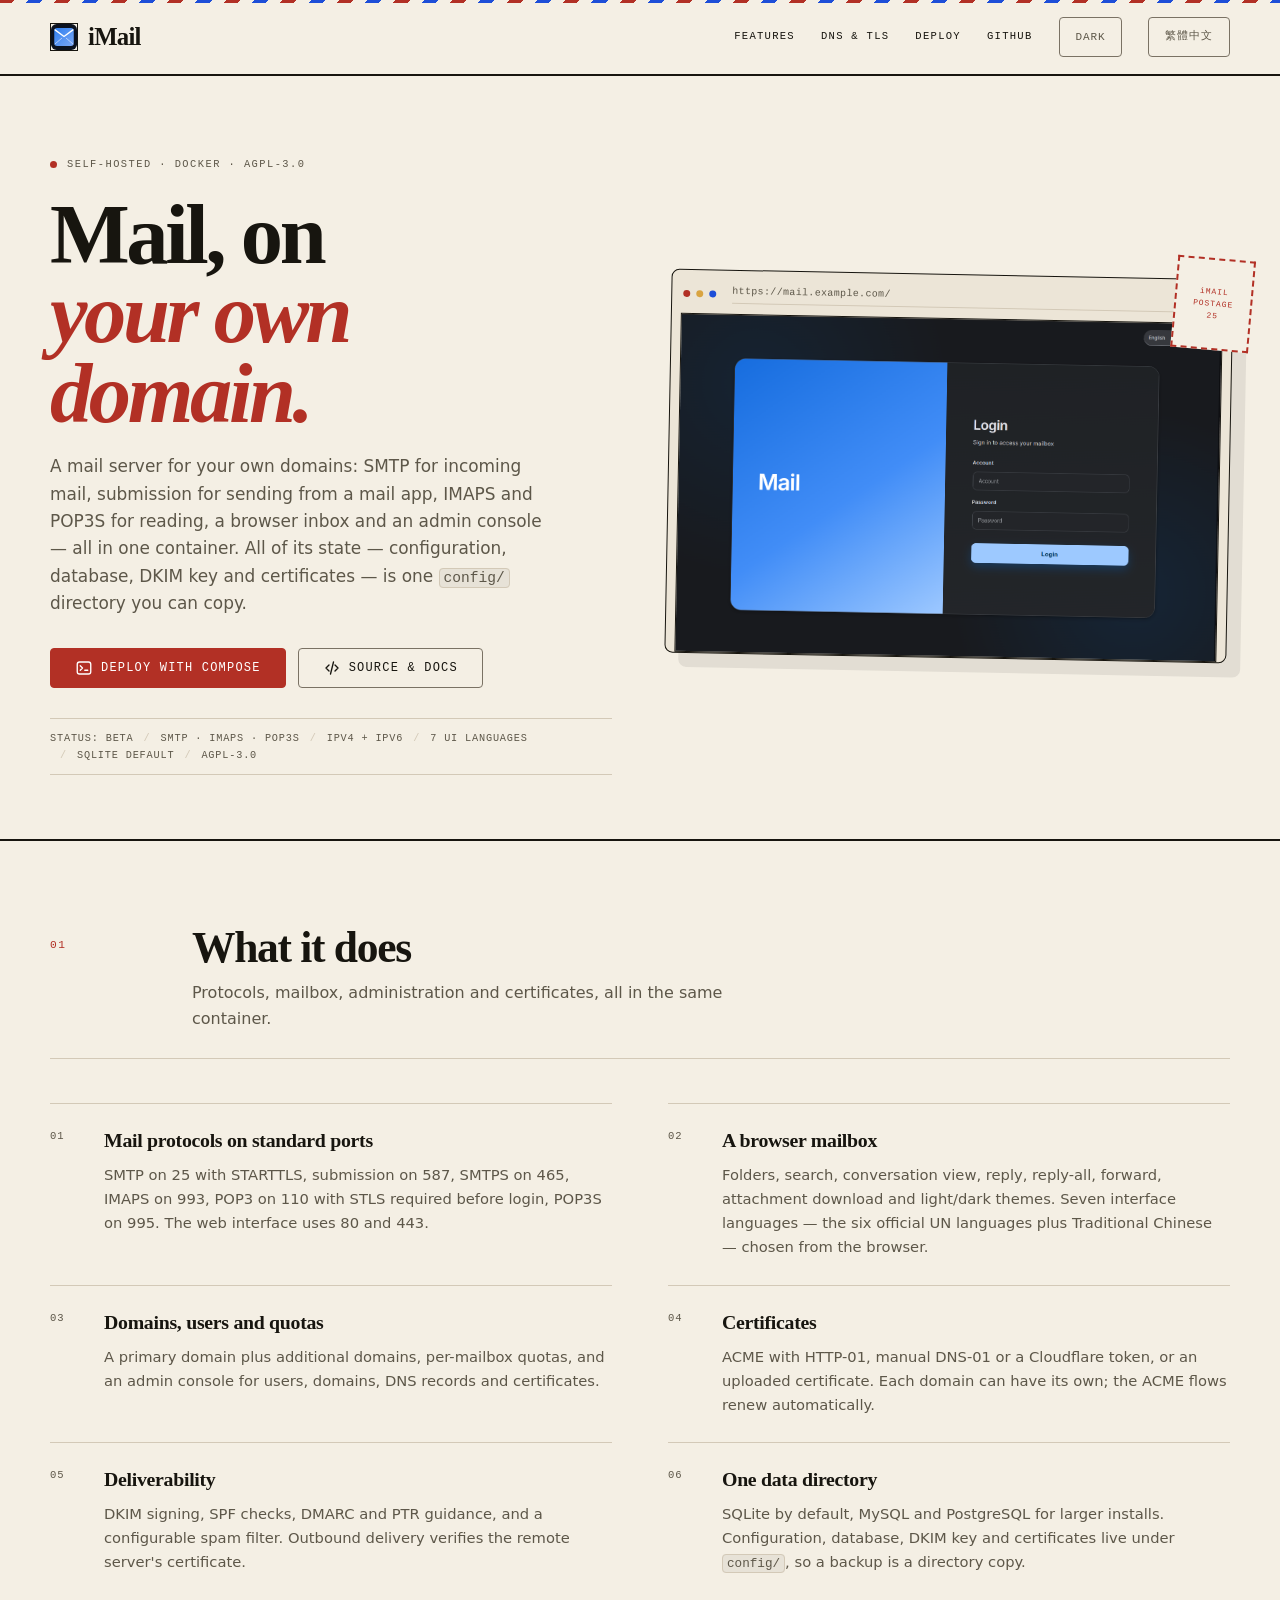
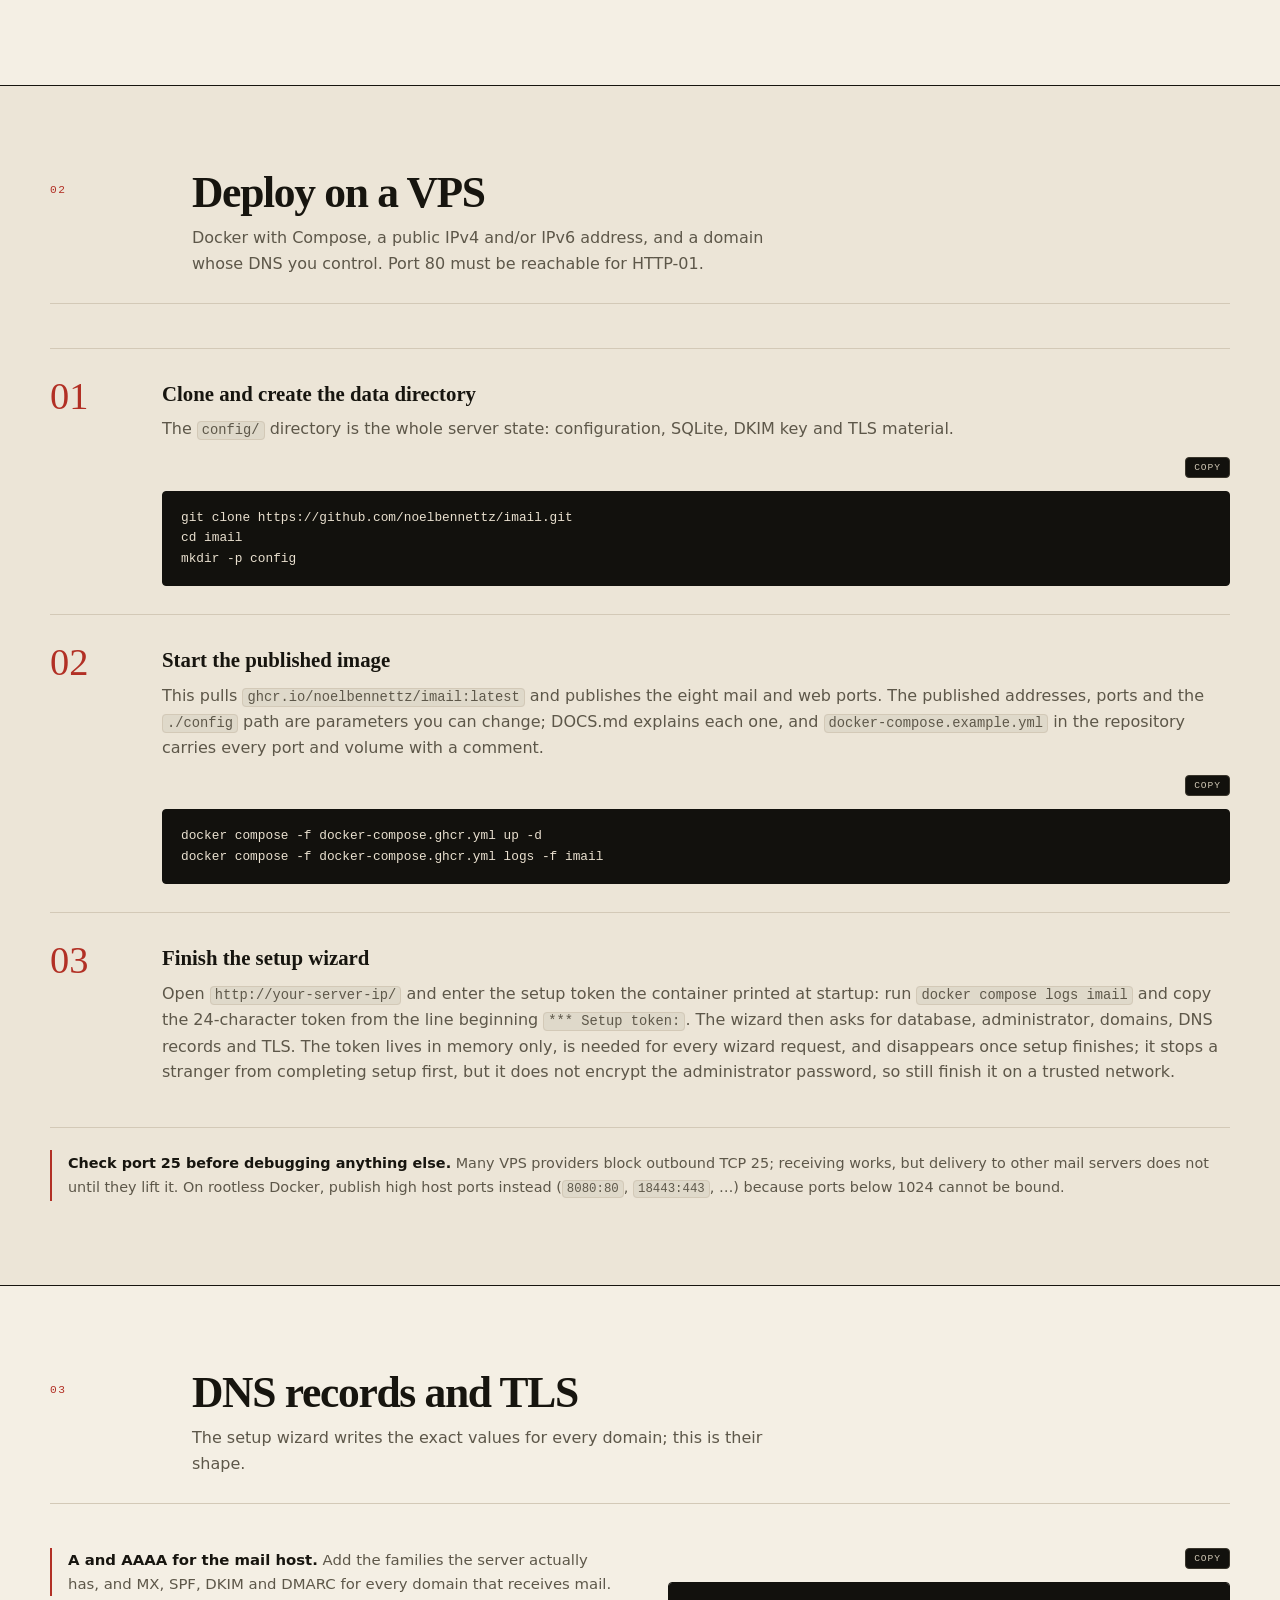
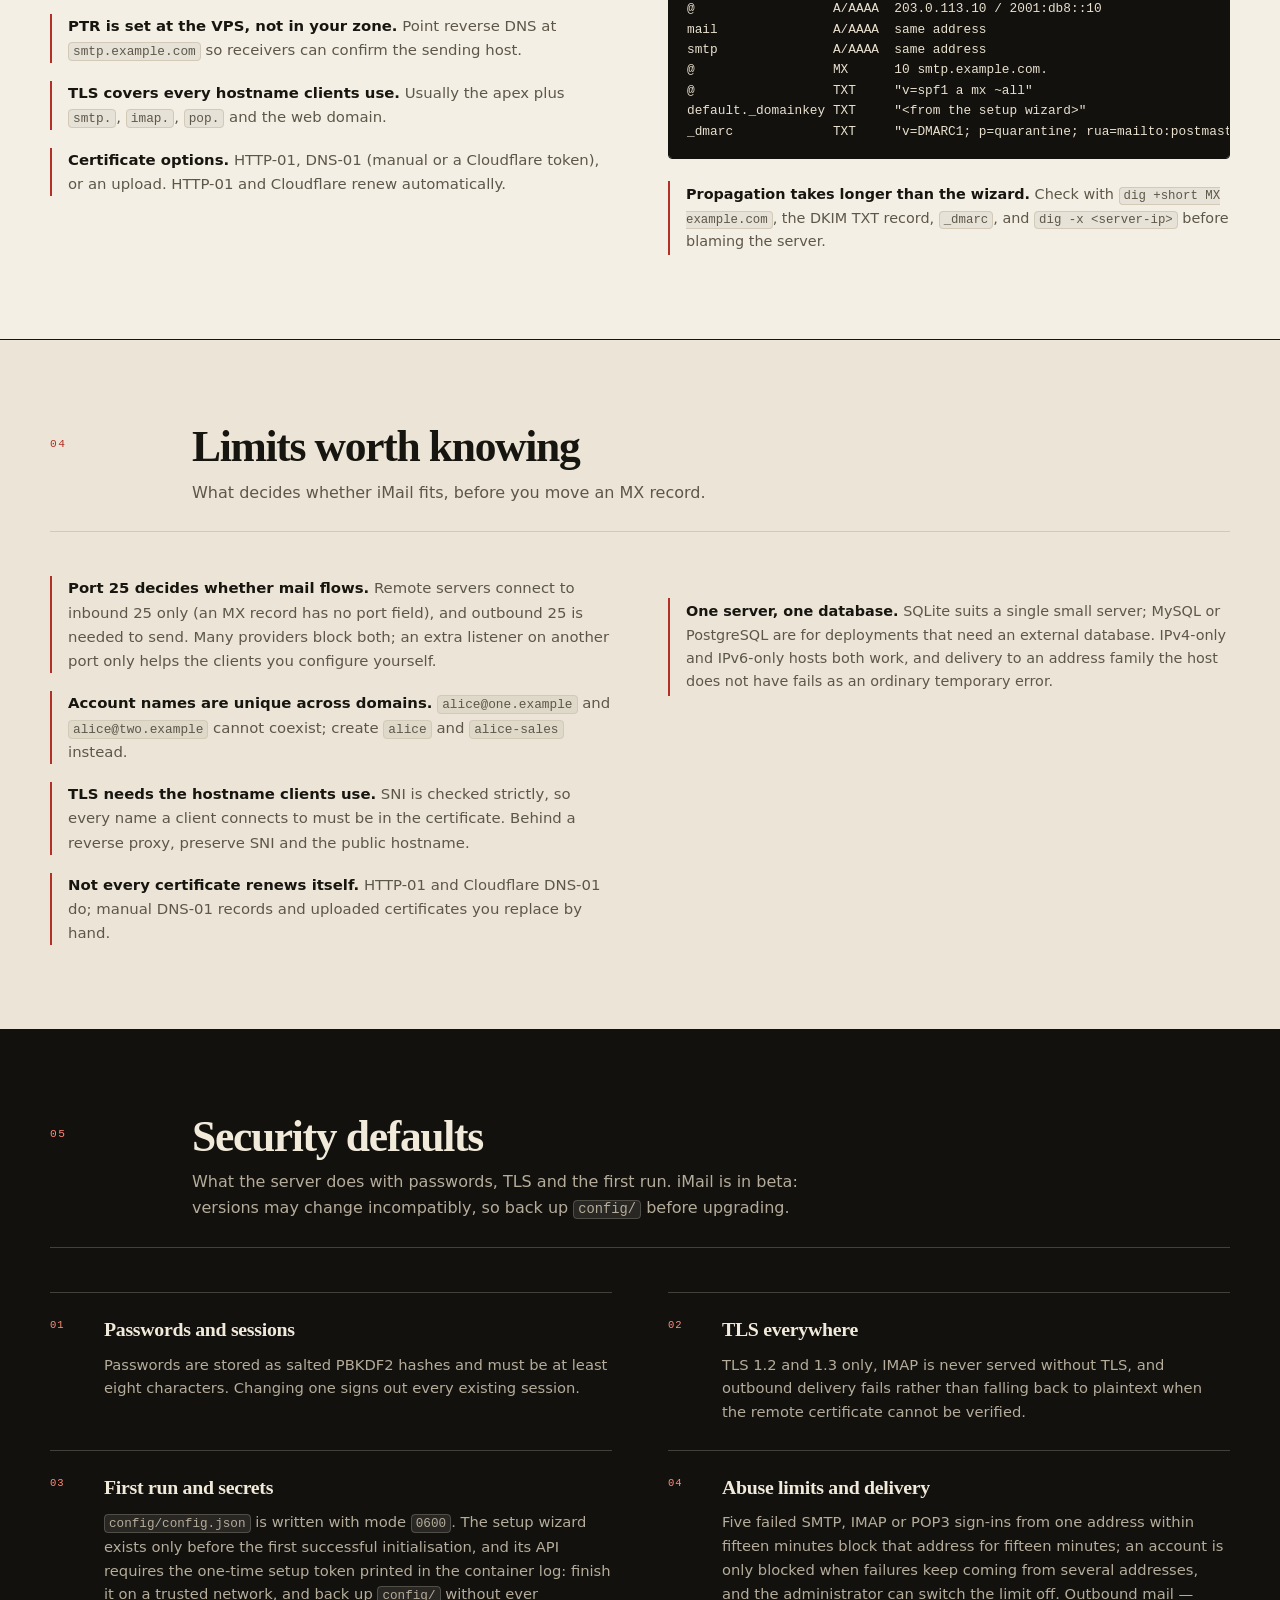
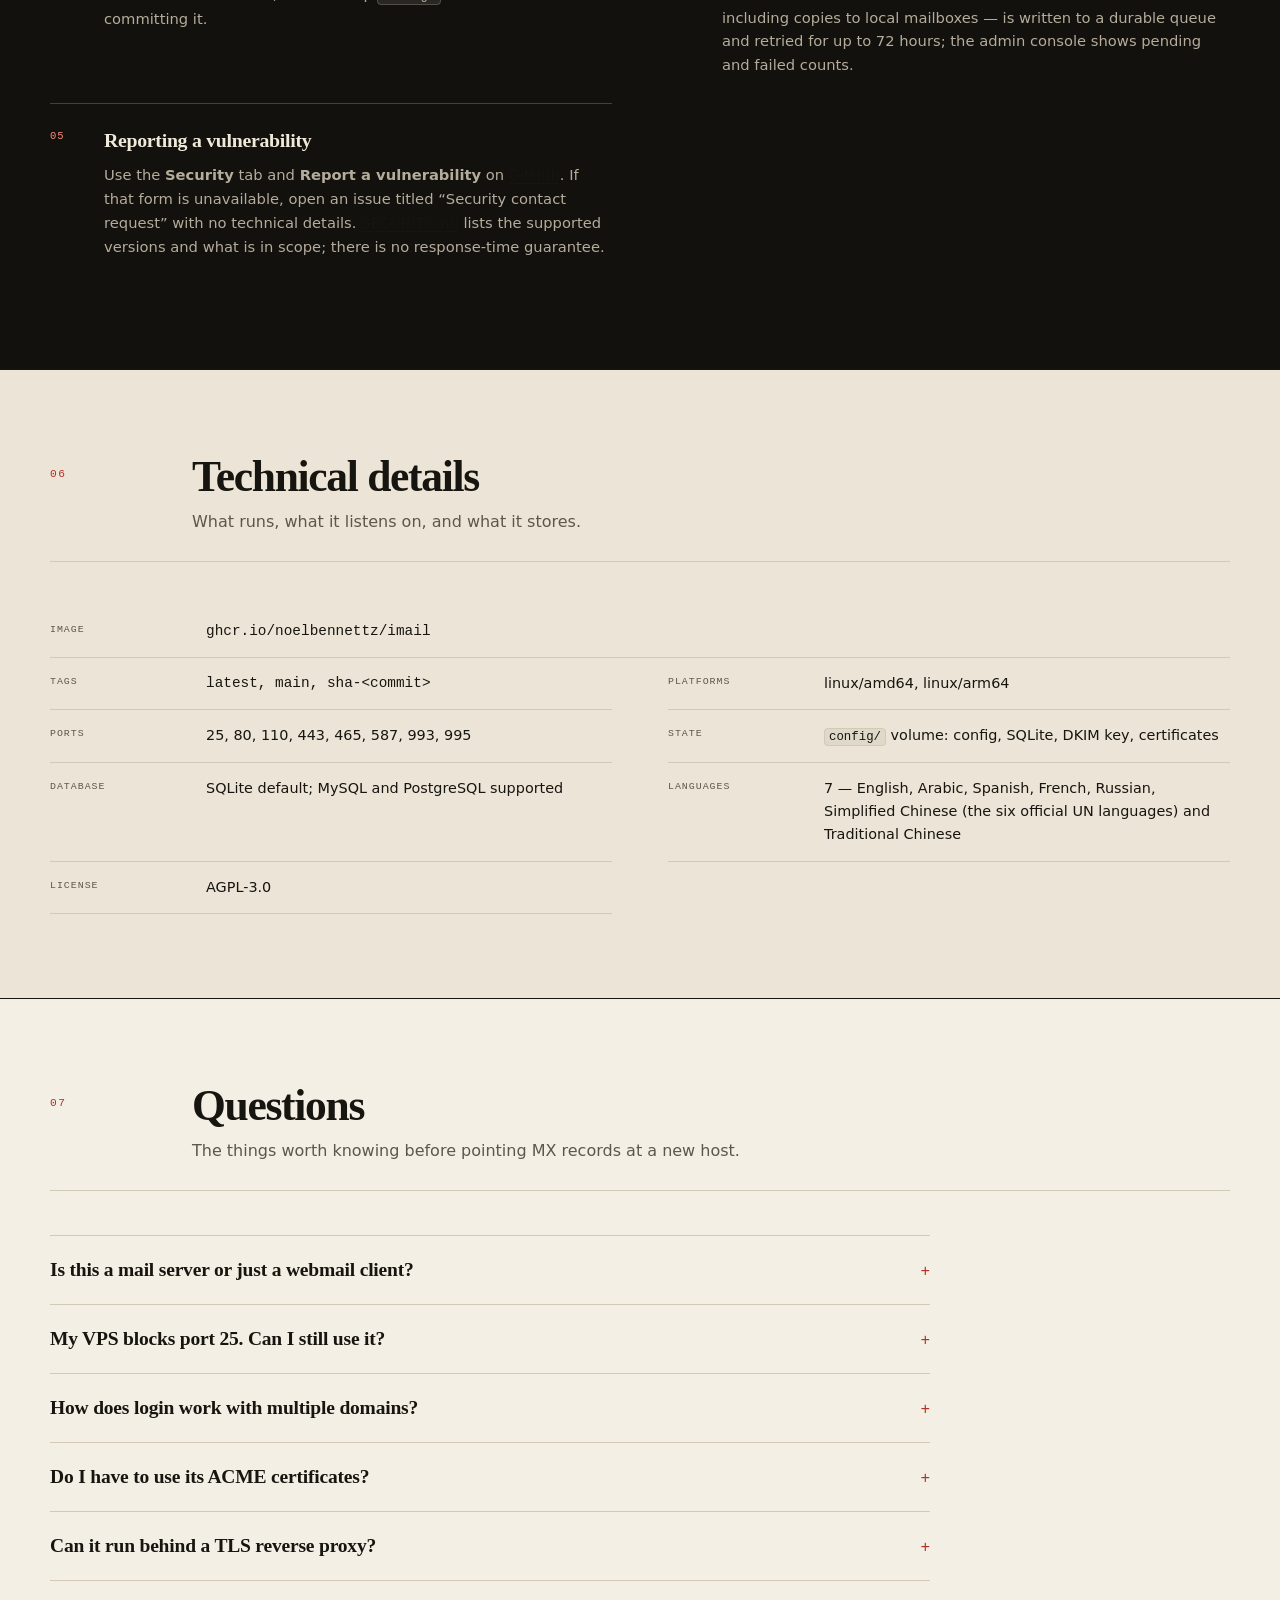
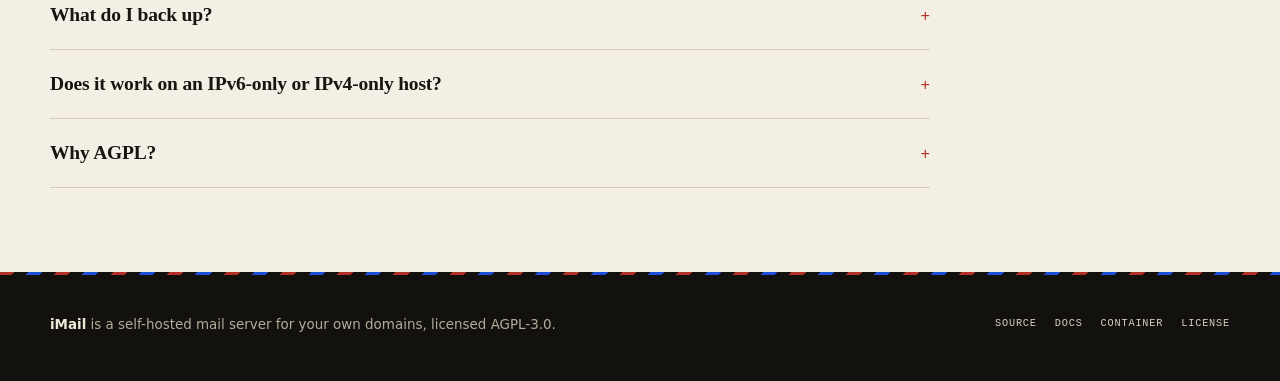
<file: docs/imail/index.html>
<!doctype html>
<html lang="en">
<head>
<meta charset="utf-8">
<meta name="viewport" content="width=device-width, initial-scale=1">
<title>iMail — self-hosted mail for your own domains</title>
<meta name="description" content="iMail is a self-hosted mail server for your own domains: SMTP, IMAPS, POP3S, a browser mailbox and an admin console in one container.">
<meta name="theme-color" content="#f4efe4">
<meta name="color-scheme" content="light dark">
<link rel="canonical" href="https://noelbennettz.github.io/imail/">
<link rel="alternate" hreflang="zh-Hant" href="zh.html">
<link rel="icon" href="assets/icon.svg" type="image/svg+xml">
<script src="../theme.js"></script>
<link rel="stylesheet" href="../m3.css">
<link rel="stylesheet" href="style.css">
<meta property="og:type" content="website">
<meta property="og:title" content="iMail — mail on your own domain">
<meta property="og:description" content="SMTP, IMAPS, POP3S, webmail and an admin console in one container. Multiple domains, ACME certificates, DKIM.">
<meta property="og:url" content="https://noelbennettz.github.io/imail/">
<meta property="og:image" content="https://noelbennettz.github.io/imail/assets/login.png">
<meta name="twitter:card" content="summary_large_image">
<script src="app.js" defer></script>
</head>
<body>
<a class="skip" href="#main">Skip to content</a>

<svg class="visually-hidden" aria-hidden="true" focusable="false">
  <symbol id="i-mail" viewBox="0 0 24 24" fill="none" stroke="currentColor" stroke-width="1.8" stroke-linecap="round" stroke-linejoin="round"><rect x="3" y="5" width="18" height="14" rx="3"/><path d="m4 7 8 6 8-6"/></symbol>
  <symbol id="i-server" viewBox="0 0 24 24" fill="none" stroke="currentColor" stroke-width="1.8" stroke-linecap="round" stroke-linejoin="round"><rect x="3" y="4" width="18" height="7" rx="2"/><rect x="3" y="13" width="18" height="7" rx="2"/><path d="M7 7.5h.01M7 16.5h.01"/></symbol>
  <symbol id="i-users" viewBox="0 0 24 24" fill="none" stroke="currentColor" stroke-width="1.8" stroke-linecap="round" stroke-linejoin="round"><circle cx="9" cy="8" r="3.2"/><path d="M3 20c0-3.2 2.7-5.5 6-5.5s6 2.3 6 5.5"/><path d="M16 5.5a3 3 0 0 1 0 5.8M17 14.8c2.4.5 4 2.4 4 5.2"/></symbol>
  <symbol id="i-shield" viewBox="0 0 24 24" fill="none" stroke="currentColor" stroke-width="1.8" stroke-linecap="round" stroke-linejoin="round"><path d="M12 3 5 6v5c0 4.5 3 8 7 10 4-2 7-5.5 7-10V6l-7-3Z"/><path d="m9 12 2 2 4-4"/></symbol>
  <symbol id="i-lock" viewBox="0 0 24 24" fill="none" stroke="currentColor" stroke-width="1.8" stroke-linecap="round" stroke-linejoin="round"><rect x="4" y="10" width="16" height="11" rx="3"/><path d="M8 10V7a4 4 0 0 1 8 0v3"/></symbol>
  <symbol id="i-globe" viewBox="0 0 24 24" fill="none" stroke="currentColor" stroke-width="1.8" stroke-linecap="round" stroke-linejoin="round"><circle cx="12" cy="12" r="9"/><path d="M3 12h18M12 3c2.5 2.7 3.8 5.7 3.8 9S14.5 18.3 12 21c-2.5-2.7-3.8-5.7-3.8-9S9.5 5.7 12 3Z"/></symbol>
  <symbol id="i-key" viewBox="0 0 24 24" fill="none" stroke="currentColor" stroke-width="1.8" stroke-linecap="round" stroke-linejoin="round"><circle cx="8" cy="15" r="4"/><path d="m11 12 9-9M17 6l3 3"/></symbol>
  <symbol id="i-terminal" viewBox="0 0 24 24" fill="none" stroke="currentColor" stroke-width="1.8" stroke-linecap="round" stroke-linejoin="round"><rect x="3" y="4" width="18" height="16" rx="3"/><path d="m7 9 3 3-3 3M13 15h4"/></symbol>
  <symbol id="i-code" viewBox="0 0 24 24" fill="none" stroke="currentColor" stroke-width="1.8" stroke-linecap="round" stroke-linejoin="round"><path d="m8 8-4 4 4 4m8-8 4 4-4 4M14 4l-4 16"/></symbol>
  <symbol id="i-db" viewBox="0 0 24 24" fill="none" stroke="currentColor" stroke-width="1.8" stroke-linecap="round" stroke-linejoin="round"><ellipse cx="12" cy="5.5" rx="8" ry="3"/><path d="M4 5.5v13c0 1.7 3.6 3 8 3s8-1.3 8-3v-13M4 12c0 1.7 3.6 3 8 3s8-1.3 8-3"/></symbol>
  <symbol id="i-download" viewBox="0 0 24 24" fill="none" stroke="currentColor" stroke-width="1.8" stroke-linecap="round" stroke-linejoin="round"><path d="M12 3v12m0 0 4-4m-4 4-4-4M4 21h16"/></symbol>
</svg>

<header class="site-header">
  <div class="container">
    <a class="brand" href="./">
      <img src="assets/icon.svg" alt="" width="34" height="34">
      iMail
    </a>
    <nav class="nav" aria-label="Main">
      <a class="hide-sm" href="#features">Features</a>
      <a class="hide-sm" href="#dns">DNS &amp; TLS</a>
      <a href="#deploy">Deploy</a>
      <a class="hide-sm" href="https://github.com/noelbennettz/imail">GitHub</a>
      <button class="theme-toggle" type="button" aria-pressed="false">Dark</button>
      <a class="lang" href="zh.html" hreflang="zh-Hant" lang="zh-Hant">繁體中文</a>
    </nav>
  </div>
</header>

<main id="main">

<section class="hero">
  <div class="container">
    <div>
      <span class="eyebrow"><span class="dot"></span>Self-hosted · Docker · AGPL-3.0</span>
      <h1>Mail, on<br><span class="grad">your own domain.</span></h1>
      <p class="lede">
        A mail server for your own domains: SMTP for incoming mail, submission
        for sending from a mail app, IMAPS and POP3S for reading, a browser inbox
        and an admin console — all in one container. All of its state —
        configuration, database, DKIM key and certificates — is one
        <code>config/</code> directory you can copy.
      </p>
      <div class="actions">
        <a class="btn btn-primary" href="#deploy">
          <svg aria-hidden="true"><use href="#i-terminal"/></svg>
          Deploy with Compose
        </a>
        <a class="btn" href="https://github.com/noelbennettz/imail">
          <svg aria-hidden="true"><use href="#i-code"/></svg>
          Source &amp; docs
        </a>
      </div>
      <div class="pills">
        <span class="pill">Status: beta</span>
        <span class="pill">SMTP · IMAPS · POP3S</span>
        <span class="pill">IPv4 + IPv6</span>
        <span class="pill">7 UI languages</span>
        <span class="pill">SQLite default</span>
        <span class="pill">AGPL-3.0</span>
      </div>
    </div>
    <div class="browser">
      <div class="browser-bar" aria-hidden="true">
        <span></span><span></span><span></span>
        <div class="browser-url">https://mail.example.com/</div>
      </div>
      <img src="assets/login.png" width="1373" height="856" alt="iMail sign-in page: a blue panel next to an account and password form">
    </div>
  </div>
</section>


<section id="features">
  <div class="container">
    <div class="section-head">
      <h2>What it does</h2>
      <p>Protocols, mailbox, administration and certificates, all in the same container.</p>
    </div>
    <div class="grid">
      <article class="card">
        <div class="icon"><svg aria-hidden="true"><use href="#i-server"/></svg></div>
        <h3>Mail protocols on standard ports</h3>
        <p>SMTP on 25 with STARTTLS, submission on 587, SMTPS on 465, IMAPS on 993, POP3 on 110 with STLS required before login, POP3S on 995. The web interface uses 80 and 443.</p>
      </article>
      <article class="card">
        <div class="icon"><svg aria-hidden="true"><use href="#i-users"/></svg></div>
        <h3>A browser mailbox</h3>
        <p>Folders, search, conversation view, reply, reply-all, forward, attachment download and light/dark themes. Seven interface languages — the six official UN languages plus Traditional Chinese — chosen from the browser.</p>
      </article>
      <article class="card">
        <div class="icon"><svg aria-hidden="true"><use href="#i-db"/></svg></div>
        <h3>Domains, users and quotas</h3>
        <p>A primary domain plus additional domains, per-mailbox quotas, and an admin console for users, domains, DNS records and certificates.</p>
      </article>
      <article class="card">
        <div class="icon"><svg aria-hidden="true"><use href="#i-key"/></svg></div>
        <h3>Certificates</h3>
        <p>ACME with HTTP-01, manual DNS-01 or a Cloudflare token, or an uploaded certificate. Each domain can have its own; the ACME flows renew automatically.</p>
      </article>
      <article class="card">
        <div class="icon"><svg aria-hidden="true"><use href="#i-shield"/></svg></div>
        <h3>Deliverability</h3>
        <p>DKIM signing, SPF checks, DMARC and PTR guidance, and a configurable spam filter. Outbound delivery verifies the remote server's certificate.</p>
      </article>
      <article class="card">
        <div class="icon"><svg aria-hidden="true"><use href="#i-mail"/></svg></div>
        <h3>One data directory</h3>
        <p>SQLite by default, MySQL and PostgreSQL for larger installs. Configuration, database, DKIM key and certificates live under <code>config/</code>, so a backup is a directory copy.</p>
      </article>
    </div>
  </div>
</section>


<section id="deploy" class="alt">
  <div class="container">
    <div class="section-head">
      <h2>Deploy on a VPS</h2>
      <p>Docker with Compose, a public IPv4 and/or IPv6 address, and a domain whose DNS you control. Port 80 must be reachable for HTTP-01.</p>
    </div>
    <div class="steps">
      <div class="step">
        <h3>Clone and create the data directory</h3>
        <p>The <code>config/</code> directory is the whole server state: configuration, SQLite, DKIM key and TLS material.</p>
        <div class="copy-wrap">
          <button class="copy" type="button" data-copy>Copy</button>
          <pre><code>git clone https://github.com/noelbennettz/imail.git
cd imail
mkdir -p config</code></pre>
        </div>
      </div>
      <div class="step">
        <h3>Start the published image</h3>
        <p>This pulls <code>ghcr.io/noelbennettz/imail:latest</code> and publishes the eight mail and web ports. The published addresses, ports and the <code>./config</code> path are parameters you can change; DOCS.md explains each one, and <code>docker-compose.example.yml</code> in the repository carries every port and volume with a comment.</p>
        <div class="copy-wrap">
          <button class="copy" type="button" data-copy>Copy</button>
          <pre><code>docker compose -f docker-compose.ghcr.yml up -d
docker compose -f docker-compose.ghcr.yml logs -f imail</code></pre>
        </div>
      </div>
      <div class="step">
        <h3>Finish the setup wizard</h3>
        <p>Open <code>http://your-server-ip/</code> and enter the setup token the container printed at startup: run <code>docker compose logs imail</code> and copy the 24-character token from the line beginning <code>***  Setup token:</code>. The wizard then asks for database, administrator, domains, DNS records and TLS. The token lives in memory only, is needed for every wizard request, and disappears once setup finishes; it stops a stranger from completing setup first, but it does not encrypt the administrator password, so still finish it on a trusted network.</p>
      </div>
    </div>
    <p class="note">
      <strong>Check port 25 before debugging anything else.</strong> Many VPS providers block outbound
      TCP 25; receiving works, but delivery to other mail servers does not until they lift it.
      On rootless Docker, publish high host ports instead (<code>8080:80</code>, <code>18443:443</code>, …)
      because ports below 1024 cannot be bound.
    </p>
  </div>
</section>


<section id="dns">
  <div class="container">
    <div class="section-head">
      <h2>DNS records and TLS</h2>
      <p>The setup wizard writes the exact values for every domain; this is their shape.</p>
    </div>
    <div class="split">
      <div>
        <ul class="checks">
          <li><strong>A and AAAA for the mail host.</strong> Add the families the server actually has, and MX, SPF, DKIM and DMARC for every domain that receives mail.</li>
          <li><strong>PTR is set at the VPS, not in your zone.</strong> Point reverse DNS at <code>smtp.example.com</code> so receivers can confirm the sending host.</li>
          <li><strong>TLS covers every hostname clients use.</strong> Usually the apex plus <code>smtp.</code>, <code>imap.</code>, <code>pop.</code> and the web domain.</li>
          <li><strong>Certificate options.</strong> HTTP-01, DNS-01 (manual or a Cloudflare token), or an upload. HTTP-01 and Cloudflare renew automatically.</li>
        </ul>
      </div>
      <div>
        <div class="copy-wrap">
          <button class="copy" type="button" data-copy>Copy</button>
          <pre><code>@                  A/AAAA  203.0.113.10 / 2001:db8::10
mail               A/AAAA  same address
smtp               A/AAAA  same address
@                  MX      10 smtp.example.com.
@                  TXT     "v=spf1 a mx ~all"
default._domainkey TXT     "&lt;from the setup wizard&gt;"
_dmarc             TXT     "v=DMARC1; p=quarantine; rua=mailto:postmaster@example.com"</code></pre>
        </div>
        <p class="note">
          <strong>Propagation takes longer than the wizard.</strong> Check with <code>dig +short MX example.com</code>,
          the DKIM TXT record, <code>_dmarc</code>, and <code>dig -x &lt;server-ip&gt;</code> before blaming the server.
        </p>
      </div>
    </div>
  </div>
</section>


<section id="limits" class="alt">
  <div class="container">
    <div class="section-head">
      <h2>Limits worth knowing</h2>
      <p>What decides whether iMail fits, before you move an MX record.</p>
    </div>
    <div class="split">
      <div>
        <ul class="checks">
          <li><strong>Port 25 decides whether mail flows.</strong> Remote servers connect to inbound 25 only (an MX record has no port field), and outbound 25 is needed to send. Many providers block both; an extra listener on another port only helps the clients you configure yourself.</li>
          <li><strong>Account names are unique across domains.</strong> <code>alice@one.example</code> and <code>alice@two.example</code> cannot coexist; create <code>alice</code> and <code>alice-sales</code> instead.</li>
          <li><strong>TLS needs the hostname clients use.</strong> SNI is checked strictly, so every name a client connects to must be in the certificate. Behind a reverse proxy, preserve SNI and the public hostname.</li>
          <li><strong>Not every certificate renews itself.</strong> HTTP-01 and Cloudflare DNS-01 do; manual DNS-01 records and uploaded certificates you replace by hand.</li>
        </ul>
      </div>
      <div>
        <p class="note">
          <strong>One server, one database.</strong> SQLite suits a single small server; MySQL or PostgreSQL
          are for deployments that need an external database. IPv4-only and IPv6-only hosts both work, and
          delivery to an address family the host does not have fails as an ordinary temporary error.
        </p>
      </div>
    </div>
  </div>
</section>

<section id="security">
  <div class="container">
    <div class="section-head">
      <h2>Security defaults</h2>
      <p>What the server does with passwords, TLS and the first run. iMail is in beta: versions may change incompatibly, so back up <code>config/</code> before upgrading.</p>
    </div>
    <div class="grid">
      <article class="card">
        <div class="icon"><svg aria-hidden="true"><use href="#i-lock"/></svg></div>
        <h3>Passwords and sessions</h3>
        <p>Passwords are stored as salted PBKDF2 hashes and must be at least eight characters. Changing one signs out every existing session.</p>
      </article>
      <article class="card">
        <div class="icon"><svg aria-hidden="true"><use href="#i-shield"/></svg></div>
        <h3>TLS everywhere</h3>
        <p>TLS 1.2 and 1.3 only, IMAP is never served without TLS, and outbound delivery fails rather than falling back to plaintext when the remote certificate cannot be verified.</p>
      </article>
      <article class="card">
        <div class="icon"><svg aria-hidden="true"><use href="#i-key"/></svg></div>
        <h3>First run and secrets</h3>
        <p><code>config/config.json</code> is written with mode <code>0600</code>. The setup wizard exists only before the first successful initialisation, and its API requires the one-time setup token printed in the container log: finish it on a trusted network, and back up <code>config/</code> without ever committing it.</p>
      </article>
      <article class="card">
        <div class="icon"><svg aria-hidden="true"><use href="#i-shield"/></svg></div>
        <h3>Abuse limits and delivery</h3>
        <p>Five failed SMTP, IMAP or POP3 sign-ins from one address within fifteen minutes block that address for fifteen minutes; an account is only blocked when failures keep coming from several addresses, and the administrator can switch the limit off. Outbound mail — including copies to local mailboxes — is written to a durable queue and retried for up to 72 hours; the admin console shows pending and failed counts.</p>
      </article>
      <article class="card">
        <div class="icon"><svg aria-hidden="true"><use href="#i-shield"/></svg></div>
        <h3>Reporting a vulnerability</h3>
        <p>Use the <strong>Security</strong> tab and <strong>Report a vulnerability</strong> on <a href="https://github.com/noelbennettz/imail">GitHub</a>. If that form is unavailable, open an issue titled “Security contact request” with no technical details. <a href="https://github.com/noelbennettz/imail/blob/main/SECURITY.md">SECURITY.md</a> lists the supported versions and what is in scope; there is no response-time guarantee.</p>
      </article>
    </div>
  </div>
</section>


<section id="specs" class="alt">
  <div class="container">
    <div class="section-head">
      <h2>Technical details</h2>
      <p>What runs, what it listens on, and what it stores.</p>
    </div>
    <dl class="specs">
      <div class="wide"><dt>Image</dt><dd class="mono">ghcr.io/noelbennettz/imail</dd></div>
      <div><dt>Tags</dt><dd class="mono">latest, main, sha-&lt;commit&gt;</dd></div>
      <div><dt>Platforms</dt><dd>linux/amd64, linux/arm64</dd></div>
      <div><dt>Ports</dt><dd>25, 80, 110, 443, 465, 587, 993, 995</dd></div>
      <div><dt>State</dt><dd><code>config/</code> volume: config, SQLite, DKIM key, certificates</dd></div>
      <div><dt>Database</dt><dd>SQLite default; MySQL and PostgreSQL supported</dd></div>
      <div><dt>Languages</dt><dd>7 — English, Arabic, Spanish, French, Russian, Simplified Chinese (the six official UN languages) and Traditional Chinese</dd></div>
      <div><dt>License</dt><dd>AGPL-3.0</dd></div>
    </dl>
  </div>
</section>


<section id="faq">
  <div class="container">
    <div class="section-head">
      <h2>Questions</h2>
      <p>The things worth knowing before pointing MX records at a new host.</p>
    </div>
    <div class="faq">
      <details>
        <summary>Is this a mail server or just a webmail client?</summary>
        <p>Both. iMail handles SMTP, submission, SMTPS, IMAPS, POP3/STLS and POP3S, and also serves a browser mailbox and an admin console. Any standard mail client can connect; the web interface is not required for day-to-day mail.</p>
      </details>
      <details>
        <summary>My VPS blocks port 25. Can I still use it?</summary>
        <p>Only partly. Other mail servers always connect to port 25 — an MX record has no port field — so if inbound 25 is blocked, mail from the internet cannot reach iMail; put a relay or a host with 25 open in front. Your own users can still submit on 587, and outbound delivery needs outbound 25 or a relay.</p>
      </details>
      <details>
        <summary>How does login work with multiple domains?</summary>
        <p>With one domain, <code>alice</code> and <code>alice@example.com</code> both work. With two or more, the full address is required because the bare name would be ambiguous. Accounts are globally unique: <code>alice@one.example</code> and <code>alice@two.example</code> cannot coexist; name them <code>alice</code> and <code>alice-sales</code>.</p>
      </details>
      <details>
        <summary>Do I have to use its ACME certificates?</summary>
        <p>No. HTTP-01, manual DNS-01, Cloudflare DNS-01 and uploaded PEM certificates are all supported, globally or per domain. Automatic renewal applies to the two ACME flows; watch uploaded certificates yourself.</p>
      </details>
      <details>
        <summary>Can it run behind a TLS reverse proxy?</summary>
        <p>Yes. Set <code>httpsEnabled</code> to <code>2</code> for HTTP-only mode and let the proxy terminate TLS. Session cookies only get <code>Secure</code> when HTTPS is enabled, so the proxy must be trusted.</p>
      </details>
      <details>
        <summary>What do I back up?</summary>
        <p>The whole <code>config/</code> directory: <code>config.json</code>, the SQLite database (or your DSN), the DKIM private key and the certificate directory. Copy it to a new host and the server comes back as it was.</p>
      </details>
      <details>
        <summary>Does it work on an IPv6-only or IPv4-only host?</summary>
        <p>Yes. IPv4-only, IPv6-only and dual-stack hosts all work; if the configured address family is missing at startup, the other one is used and the reason is logged. A destination that exists only on the missing family cannot be reached, so delivery to it is reported as a temporary failure.</p>
      </details>
      <details>
        <summary>Why AGPL?</summary>
        <p>Self-hosting, forking and paid support are fine. If you run a modified iMail as a network service, its users must be able to get the source of the version you run; that is section 13.</p>
      </details>
    </div>
  </div>
</section>

</main>

<footer class="site-footer">
  <div class="container">
    <div class="fine">
      <strong>iMail</strong> is a self-hosted mail server for your own domains, licensed AGPL-3.0.
    </div>
    <nav aria-label="Footer">
      <a href="https://github.com/noelbennettz/imail">Source</a>
      <a href="https://github.com/noelbennettz/imail/blob/main/README.md">Docs</a>
      <a href="https://github.com/noelbennettz/imail/pkgs/container/imail">Container</a>
      <a href="https://github.com/noelbennettz/imail/blob/main/LICENSE">License</a>
    </nav>
  </div>
</footer>

<script type="application/ld+json">
{
  "@context": "https://schema.org",
  "@type": "SoftwareApplication",
  "name": "iMail",
  "operatingSystem": "Linux (Docker)",
  "applicationCategory": "UtilitiesApplication",
  "offers": { "@type": "Offer", "price": "0", "priceCurrency": "USD" },
  "license": "https://www.gnu.org/licenses/agpl-3.0.html",
  "codeRepository": "https://github.com/noelbennettz/imail",
  "downloadUrl": "https://github.com/noelbennettz/imail/pkgs/container/imail"
}
</script>
</body>
</html>
</file>
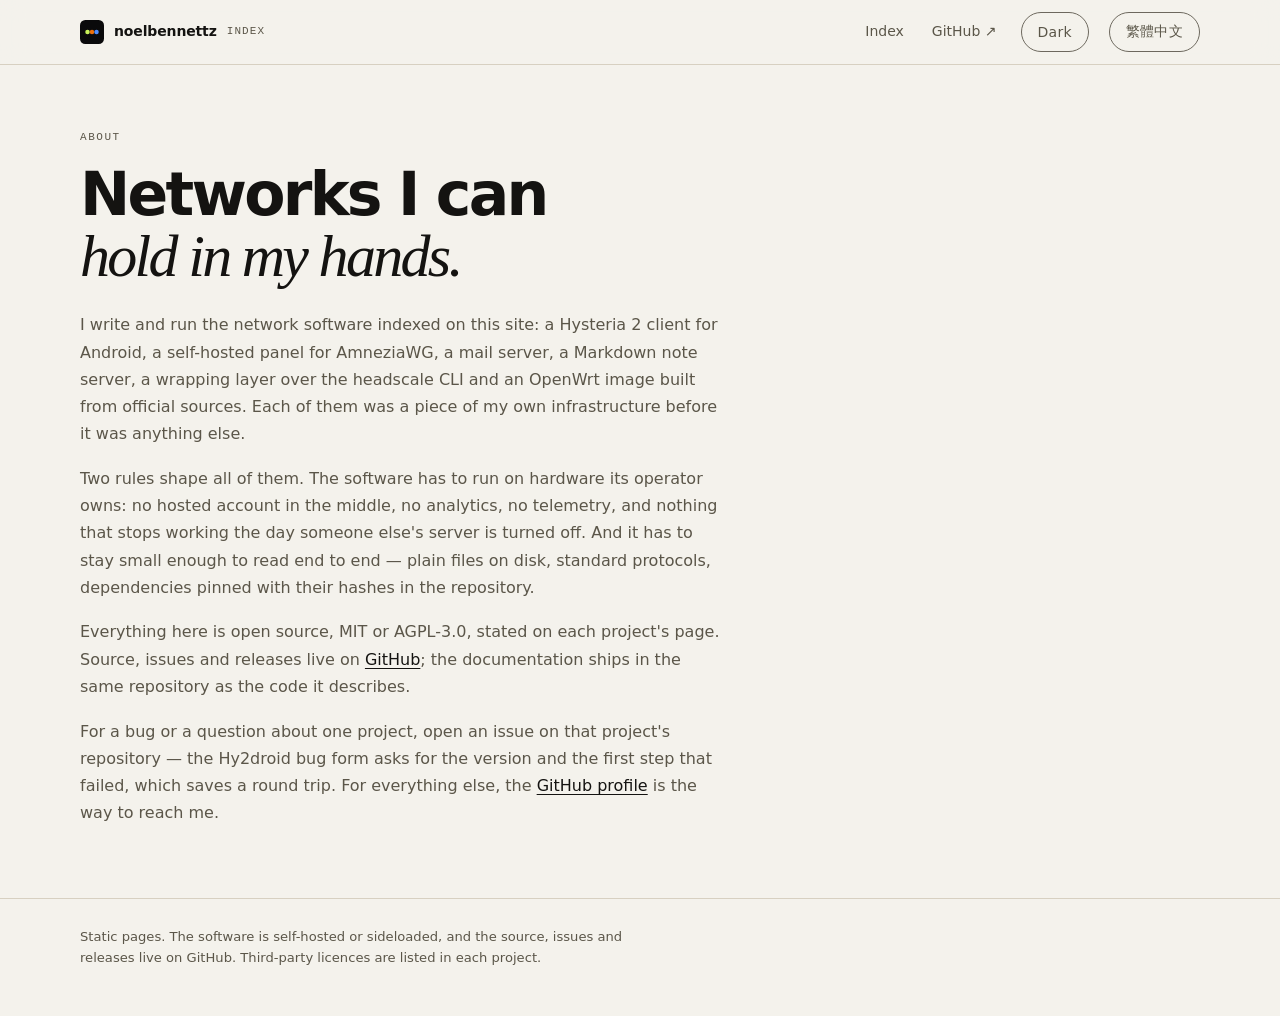
<file: docs/about.html>
<!doctype html>
<html lang="en">
<head>
<meta charset="utf-8">
<meta name="viewport" content="width=device-width, initial-scale=1">
<title>About — noelbennettz</title>
<meta name="description" content="Who writes the software on this site, why it is built the way it is, and how to get in touch.">
<meta name="theme-color" content="#f4f2ec" media="(prefers-color-scheme: light)">
<meta name="theme-color" content="#0e0e10" media="(prefers-color-scheme: dark)">
<meta name="color-scheme" content="light dark">
<link rel="alternate" hreflang="zh-Hant" href="about.zh.html">
<link rel="canonical" href="https://noelbennettz.github.io/about.html">
<link rel="icon" href="assets/favicon.svg" type="image/svg+xml">
<script src="theme.js"></script>
<link rel="stylesheet" href="m3.css">
<link rel="stylesheet" href="style.css">
<meta property="og:type" content="website">
<meta property="og:title" content="About — noelbennettz">
<meta property="og:description" content="Who writes the software on this site, why it is built the way it is, and how to get in touch.">
<meta property="og:url" content="https://noelbennettz.github.io/about.html">
<meta name="twitter:card" content="summary">
</head>
<body>
<a class="skip" href="#main">Skip to content</a>

<header class="site-header">
  <div class="container">
    <a class="brand" href="./">
      <img src="assets/favicon.svg" alt="" width="24" height="24">
      noelbennettz <span>Index</span>
    </a>
    <nav class="nav" aria-label="Main">
      <a href="./">Index</a>
      <a href="https://github.com/noelbennettz">GitHub ↗</a>
      <button class="theme-toggle" type="button" aria-pressed="false">Dark</button>
      <a class="lang" href="about.zh.html" hreflang="zh-Hant" lang="zh-Hant">繁體中文</a>
    </nav>
  </div>
</header>

<main id="main">

<section class="intro about-head container">
  <div>
    <p class="kicker">About</p>
    <h1>Networks I can<br><em>hold in my hands.</em></h1>
  </div>
</section>

<section class="prose">
  <p>
    I write and run the network software indexed on this site: a Hysteria 2
    client for Android, a self-hosted panel for AmneziaWG, a mail server, a
    Markdown note server, a wrapping layer over the headscale CLI and an OpenWrt
    image built from official sources. Each of them was a piece of my own
    infrastructure before it was anything else.
  </p>
  <p>
    Two rules shape all of them. The software has to run on hardware its
    operator owns: no hosted account in the middle, no analytics, no telemetry,
    and nothing that stops working the day someone else's server is turned off.
    And it has to stay small enough to read end to end — plain files on disk,
    standard protocols, dependencies pinned with their hashes in the repository.
  </p>
  <p>
    Everything here is open source, MIT or AGPL-3.0, stated on each project's
    page. Source, issues and releases live on
    <a href="https://github.com/noelbennettz">GitHub</a>; the documentation ships
    in the same repository as the code it describes.
  </p>
  <p>
    For a bug or a question about one project, open an issue on that project's
    repository — the Hy2droid bug form asks for the version and the first step
    that failed, which saves a round trip. For everything else, the
    <a href="https://github.com/noelbennettz">GitHub profile</a> is the way to
    reach me.
  </p>
</section>

</main>

<footer class="site-footer">
  <div class="container">
    <p>
      Static pages. The software is self-hosted or sideloaded, and the source,
      issues and releases live on GitHub. Third-party licences are listed in
      each project.
    </p>
  </div>
</footer>
</body>
</html>
</file>
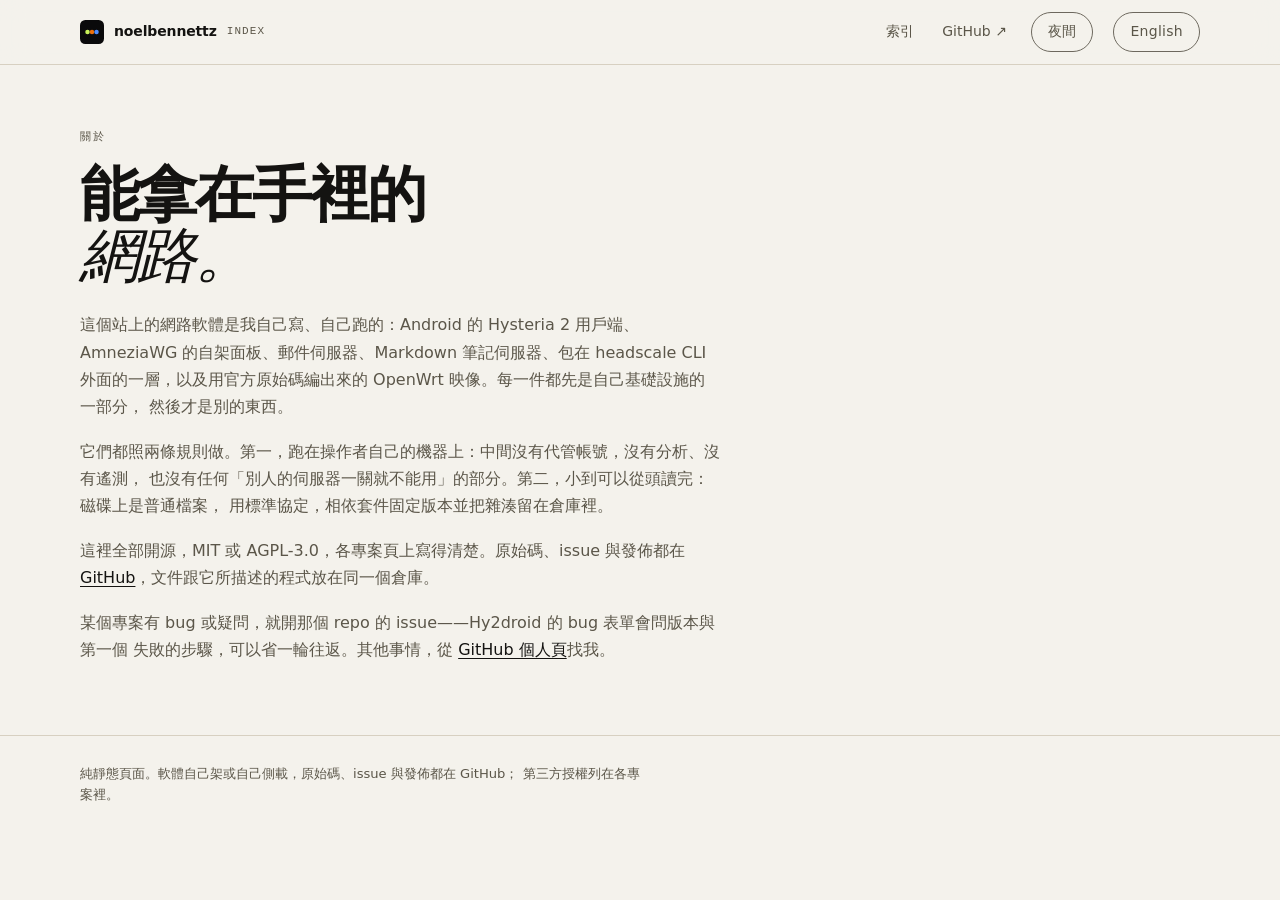
<file: docs/about.zh.html>
<!doctype html>
<html lang="zh-Hant">
<head>
<meta charset="utf-8">
<meta name="viewport" content="width=device-width, initial-scale=1">
<title>關於 — noelbennettz</title>
<meta name="description" content="這個站上的軟體是誰寫的、為什麼這樣做，以及怎麼連絡。">
<meta name="theme-color" content="#f4f2ec" media="(prefers-color-scheme: light)">
<meta name="theme-color" content="#0e0e10" media="(prefers-color-scheme: dark)">
<meta name="color-scheme" content="light dark">
<link rel="alternate" hreflang="en" href="about.html">
<link rel="canonical" href="https://noelbennettz.github.io/about.zh.html">
<link rel="icon" href="assets/favicon.svg" type="image/svg+xml">
<script src="theme.js"></script>
<link rel="stylesheet" href="m3.css">
<link rel="stylesheet" href="style.css">
<meta property="og:type" content="website">
<meta property="og:title" content="關於 — noelbennettz">
<meta property="og:description" content="這個站上的軟體是誰寫的、為什麼這樣做，以及怎麼連絡。">
<meta property="og:url" content="https://noelbennettz.github.io/about.zh.html">
<meta name="twitter:card" content="summary">
</head>
<body>
<a class="skip" href="#main">跳到內容</a>

<header class="site-header">
  <div class="container">
    <a class="brand" href="./">
      <img src="assets/favicon.svg" alt="" width="24" height="24">
      noelbennettz <span>Index</span>
    </a>
    <nav class="nav" aria-label="主要導覽">
      <a href="./">索引</a>
      <a href="https://github.com/noelbennettz">GitHub ↗</a>
      <button class="theme-toggle" type="button" aria-pressed="false">夜間</button>
      <a class="lang" href="about.html" hreflang="en" lang="en">English</a>
    </nav>
  </div>
</header>

<main id="main">

<section class="intro about-head container">
  <div>
    <p class="kicker">關於</p>
    <h1>能拿在手裡的<br><em>網路。</em></h1>
  </div>
</section>

<section class="prose">
  <p>
    這個站上的網路軟體是我自己寫、自己跑的：Android 的 Hysteria 2 用戶端、
    AmneziaWG 的自架面板、郵件伺服器、Markdown 筆記伺服器、包在 headscale CLI
    外面的一層，以及用官方原始碼編出來的 OpenWrt 映像。每一件都先是自己基礎設施的一部分，
    然後才是別的東西。
  </p>
  <p>
    它們都照兩條規則做。第一，跑在操作者自己的機器上：中間沒有代管帳號，沒有分析、沒有遙測，
    也沒有任何「別人的伺服器一關就不能用」的部分。第二，小到可以從頭讀完：磁碟上是普通檔案，
    用標準協定，相依套件固定版本並把雜湊留在倉庫裡。
  </p>
  <p>
    這裡全部開源，MIT 或 AGPL-3.0，各專案頁上寫得清楚。原始碼、issue 與發佈都在
    <a href="https://github.com/noelbennettz">GitHub</a>，文件跟它所描述的程式放在同一個倉庫。
  </p>
  <p>
    某個專案有 bug 或疑問，就開那個 repo 的 issue——Hy2droid 的 bug 表單會問版本與第一個
    失敗的步驟，可以省一輪往返。其他事情，從
    <a href="https://github.com/noelbennettz">GitHub 個人頁</a>找我。
  </p>
</section>

</main>

<footer class="site-footer">
  <div class="container">
    <p>
      純靜態頁面。軟體自己架或自己側載，原始碼、issue 與發佈都在 GitHub；
      第三方授權列在各專案裡。
    </p>
  </div>
</footer>
</body>
</html>
</file>
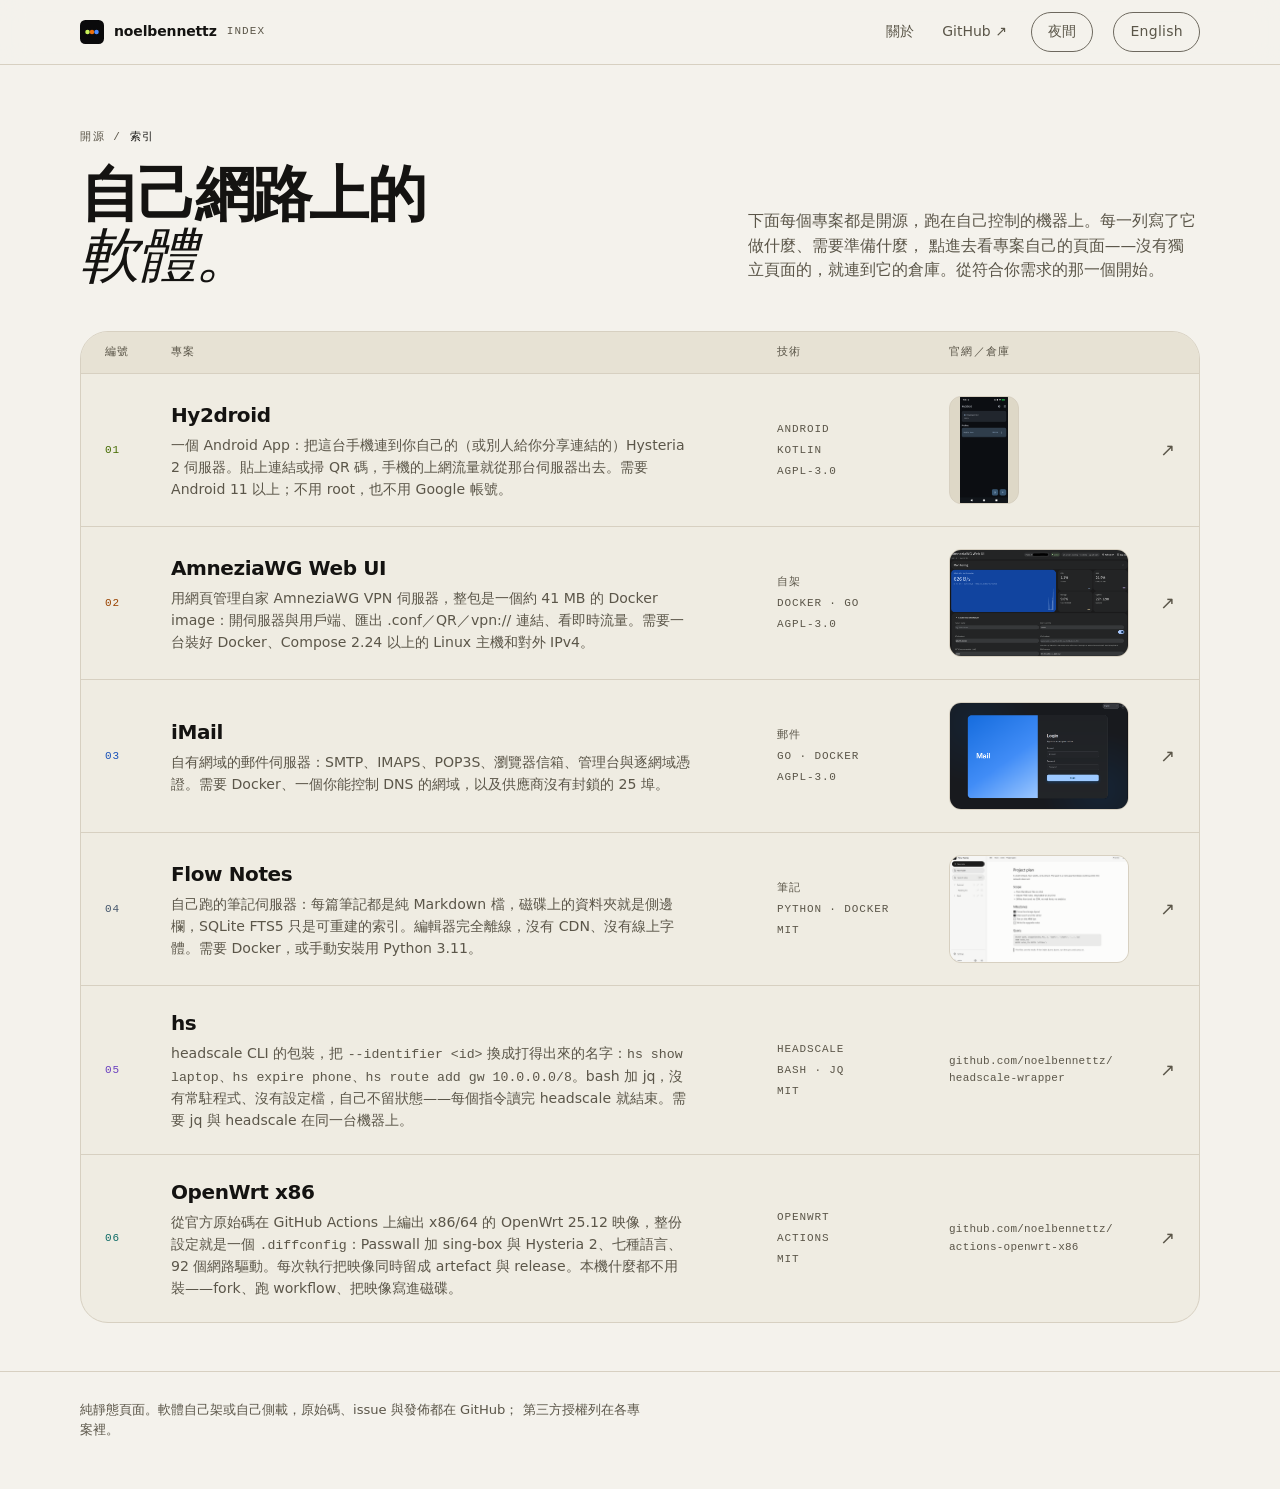
<file: docs/zh.html>
<!doctype html>
<html lang="zh-Hant">
<head>
<meta charset="utf-8">
<meta name="viewport" content="width=device-width, initial-scale=1">
<title>noelbennettz — 開源網路軟體</title>
<meta name="description" content="開源專案的索引：Android 的 Hysteria 2 用戶端、自架的 AmneziaWG 面板、自有網域的郵件伺服器、Markdown 筆記伺服器、headscale CLI 的名稱包裝，以及用官方原始碼編的 OpenWrt x86/64 映像。">
<meta name="theme-color" content="#f4f2ec" media="(prefers-color-scheme: light)">
<meta name="theme-color" content="#0e0e10" media="(prefers-color-scheme: dark)">
<meta name="color-scheme" content="light dark">
<link rel="alternate" hreflang="en" href="index.html">
<link rel="canonical" href="https://noelbennettz.github.io/zh.html">
<link rel="icon" href="assets/favicon.svg" type="image/svg+xml">
<script src="theme.js"></script>
<link rel="stylesheet" href="m3.css">
<link rel="stylesheet" href="style.css">
<meta property="og:type" content="website">
<meta property="og:title" content="noelbennettz — 開源網路軟體">
<meta property="og:description" content="Android 的 Hysteria 2 用戶端、自架的 AmneziaWG 面板、自有網域的郵件伺服器、Markdown 筆記伺服器、headscale CLI 包裝與 OpenWrt 映像建置。">
<meta property="og:url" content="https://noelbennettz.github.io/zh.html">
<meta property="og:image" content="https://noelbennettz.github.io/assets/og.png">
<meta name="twitter:card" content="summary_large_image">
</head>
<body>
<a class="skip" href="#main">跳到內容</a>

<header class="site-header">
  <div class="container">
    <a class="brand" href="./">
      <img src="assets/favicon.svg" alt="" width="24" height="24">
      noelbennettz <span>Index</span>
    </a>
    <nav class="nav" aria-label="主要導覽">
      <a href="about.zh.html">關於</a>
      <a href="https://github.com/noelbennettz">GitHub ↗</a>
      <button class="theme-toggle" type="button" aria-pressed="false">夜間</button>
      <a class="lang" href="index.html" hreflang="en" lang="en">English</a>
    </nav>
  </div>
</header>

<main id="main">

<section class="intro container">
  <div>
    <p class="kicker">開源 / <b>索引</b></p>
    <h1>自己網路上的<br><em>軟體。</em></h1>
  </div>
  <p class="lede">
    下面每個專案都是開源，跑在自己控制的機器上。每一列寫了它做什麼、需要準備什麼，
    點進去看專案自己的頁面——沒有獨立頁面的，就連到它的倉庫。從符合你需求的那一個開始。
  </p>
</section>

<section class="list container" aria-label="專案">
  <div class="list-head">
    <span class="h-num">編號</span>
    <span class="h-project">專案</span>
    <span class="h-stack">技術</span>
    <span class="h-site">官網／倉庫</span>
    <span></span>
  </div>

  <a class="entry hy2" href="https://noelbennettz.github.io/Hy2droid/zh.html">
    <span class="num">01</span>
    <span class="copy">
      <h2>Hy2droid</h2>
      <p>一個 Android App：把這台手機連到你自己的（或別人給你分享連結的）Hysteria 2 伺服器。貼上連結或掃 QR 碼，手機的上網流量就從那台伺服器出去。需要 Android 11 以上；不用 root，也不用 Google 帳號。</p>
    </span>
    <span class="stack">Android<br>Kotlin<br>AGPL-3.0</span>
    <span class="shot portrait"><img class="pos-phone" src="assets/shot-hy2droid.png" alt="Hy2droid 首頁" width="70" height="108" loading="lazy"></span>
    <span class="arrow" aria-hidden="true">↗</span>
  </a>

  <a class="entry amnezia" href="https://noelbennettz.github.io/amneziawg-ui/zh.html">
    <span class="num">02</span>
    <span class="copy">
      <h2>AmneziaWG Web UI</h2>
      <p>用網頁管理自家 AmneziaWG VPN 伺服器，整包是一個約 41 MB 的 Docker image：開伺服器與用戶端、匯出 .conf／QR／vpn:// 連結、看即時流量。需要一台裝好 Docker、Compose 2.24 以上的 Linux 主機和對外 IPv4。</p>
    </span>
    <span class="stack">自架<br>Docker · Go<br>AGPL-3.0</span>
    <span class="shot"><img class="pos-dash" src="assets/shot-amneziawg.png" alt="AmneziaWG Web UI 儀表板" width="180" height="108" loading="lazy"></span>
    <span class="arrow" aria-hidden="true">↗</span>
  </a>

  <a class="entry imail" href="https://noelbennettz.github.io/imail/zh.html">
    <span class="num">03</span>
    <span class="copy">
      <h2>iMail</h2>
      <p>自有網域的郵件伺服器：SMTP、IMAPS、POP3S、瀏覽器信箱、管理台與逐網域憑證。需要 Docker、一個你能控制 DNS 的網域，以及供應商沒有封鎖的 25 埠。</p>
    </span>
    <span class="stack">郵件<br>Go · Docker<br>AGPL-3.0</span>
    <span class="shot"><img class="pos-login" src="assets/shot-imail.png" alt="iMail 登入頁" width="180" height="108" loading="lazy"></span>
    <span class="arrow" aria-hidden="true">↗</span>
  </a>

  <a class="entry flownotes" href="https://noelbennettz.github.io/flownotes/zh.html">
    <span class="num">04</span>
    <span class="copy">
      <h2>Flow Notes</h2>
      <p>自己跑的筆記伺服器：每篇筆記都是純 Markdown 檔，磁碟上的資料夾就是側邊欄，SQLite FTS5 只是可重建的索引。編輯器完全離線，沒有 CDN、沒有線上字體。需要 Docker，或手動安裝用 Python 3.11。</p>
    </span>
    <span class="stack">筆記<br>Python · Docker<br>MIT</span>
    <span class="shot"><img class="pos-note" src="assets/shot-flownotes.png" alt="Flow Notes 編輯畫面" width="180" height="108" loading="lazy"></span>
    <span class="arrow" aria-hidden="true">↗</span>
  </a>

  <a class="entry headscale noshot" href="https://github.com/noelbennettz/headscale-wrapper">
    <span class="num">05</span>
    <span class="copy">
      <h2>hs</h2>
      <p>headscale CLI 的包裝，把 <code>--identifier &lt;id&gt;</code> 換成打得出來的名字：<code>hs show laptop</code>、<code>hs expire phone</code>、<code>hs route add gw 10.0.0.0/8</code>。bash 加 jq，沒有常駐程式、沒有設定檔，自己不留狀態——每個指令讀完 headscale 就結束。需要 jq 與 headscale 在同一台機器上。</p>
    </span>
    <span class="stack">headscale<br>Bash · jq<br>MIT</span>
    <span class="repo">github.com/<wbr>noelbennettz/<wbr>headscale-wrapper</span>
    <span class="arrow" aria-hidden="true">↗</span>
  </a>

  <a class="entry openwrt noshot" href="https://github.com/noelbennettz/actions-openwrt-x86">
    <span class="num">06</span>
    <span class="copy">
      <h2>OpenWrt x86</h2>
      <p>從官方原始碼在 GitHub Actions 上編出 x86/64 的 OpenWrt 25.12 映像，整份設定就是一個 <code>.diffconfig</code>：Passwall 加 sing-box 與 Hysteria 2、七種語言、92 個網路驅動。每次執行把映像同時留成 artefact 與 release。本機什麼都不用裝——fork、跑 workflow、把映像寫進磁碟。</p>
    </span>
    <span class="stack">OpenWrt<br>Actions<br>MIT</span>
    <span class="repo">github.com/<wbr>noelbennettz/<wbr>actions-openwrt-x86</span>
    <span class="arrow" aria-hidden="true">↗</span>
  </a>
</section>

</main>

<footer class="site-footer">
  <div class="container">
    <p>
      純靜態頁面。軟體自己架或自己側載，原始碼、issue 與發佈都在 GitHub；
      第三方授權列在各專案裡。
    </p>
  </div>
</footer>
</body>
</html>
</file>
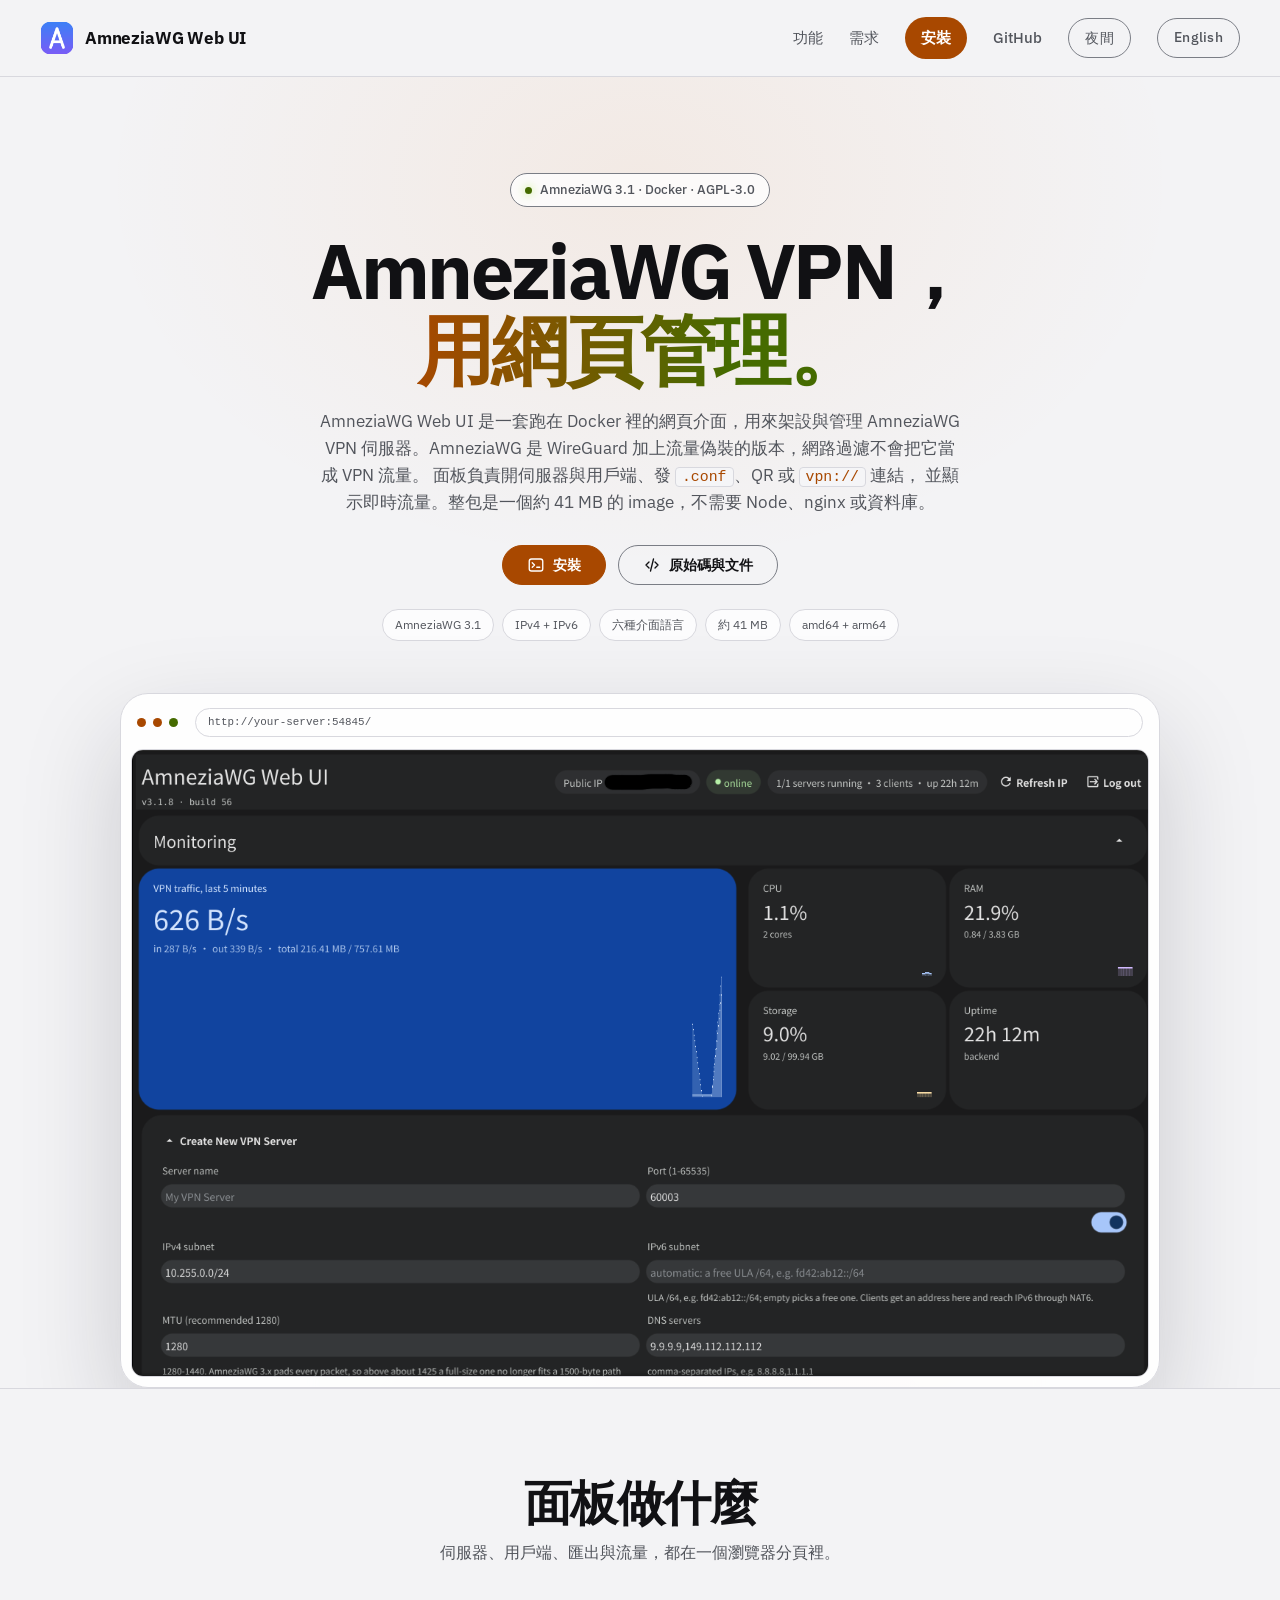
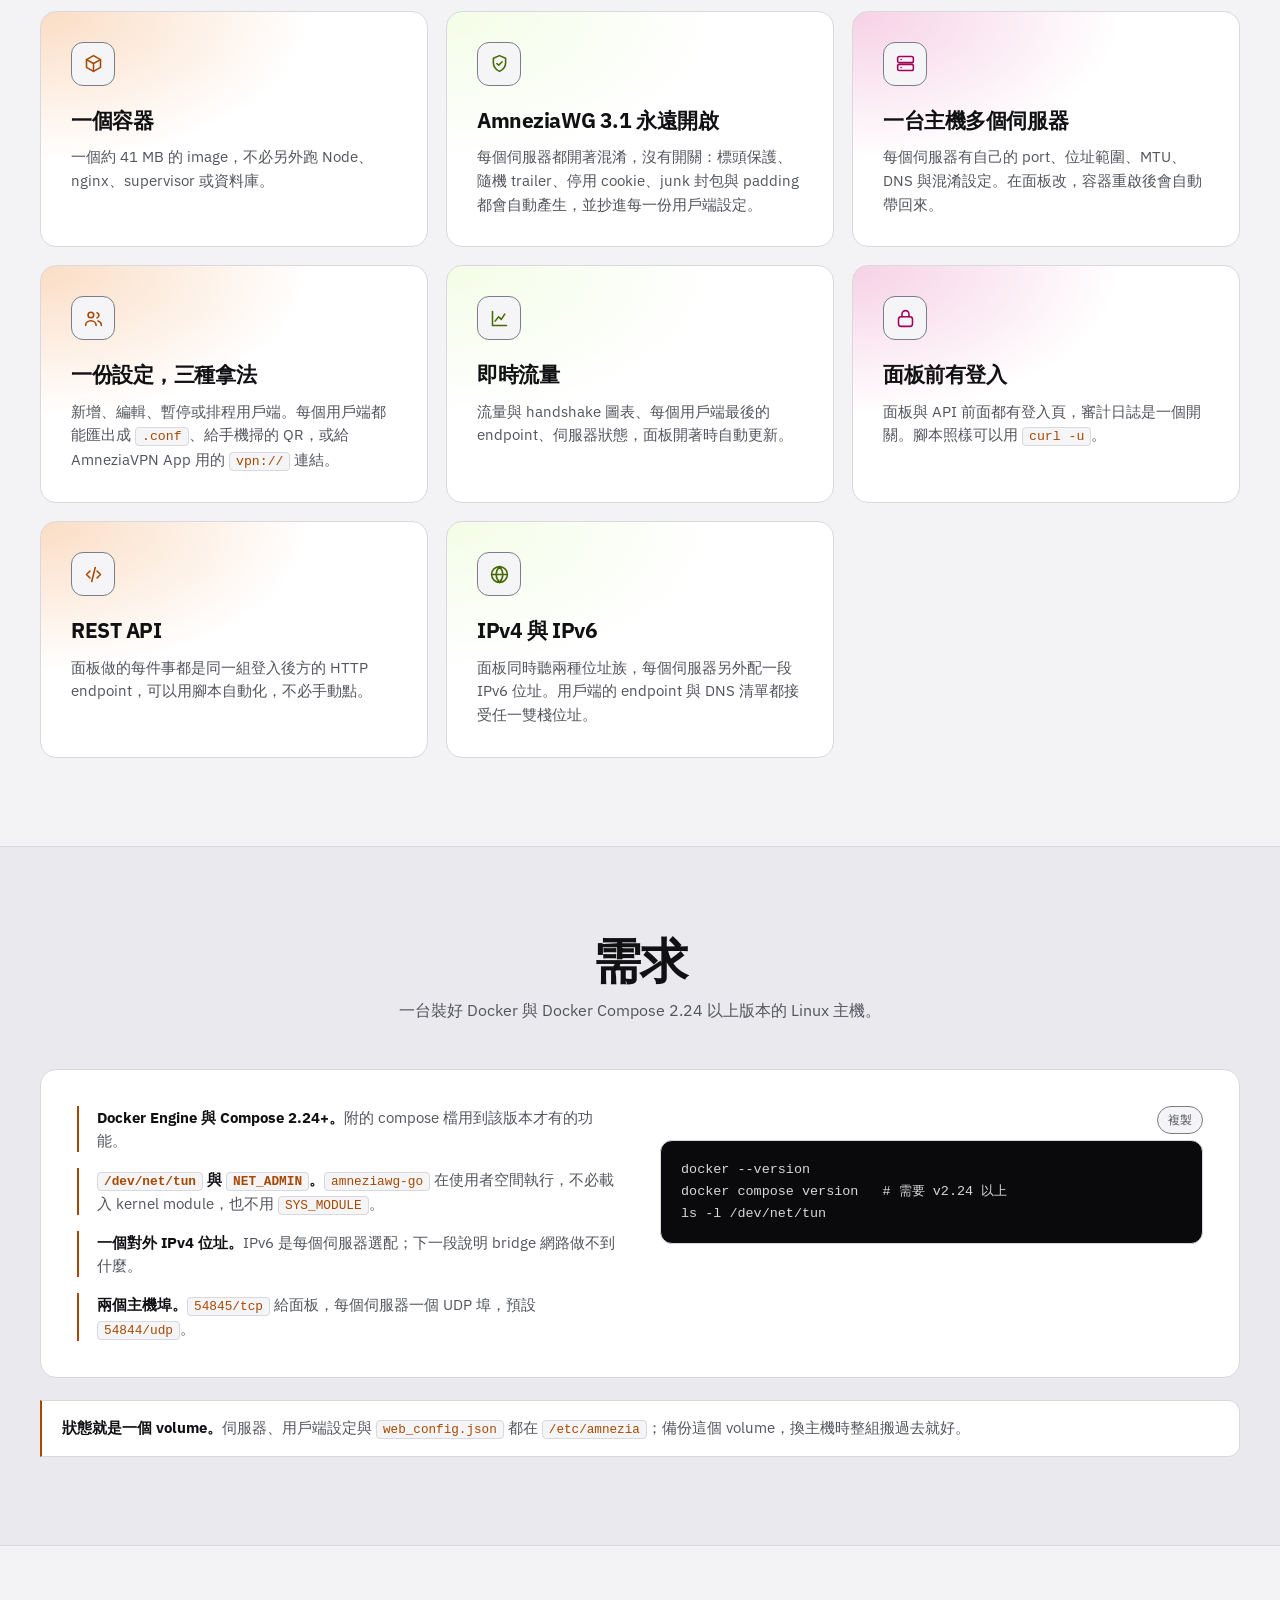
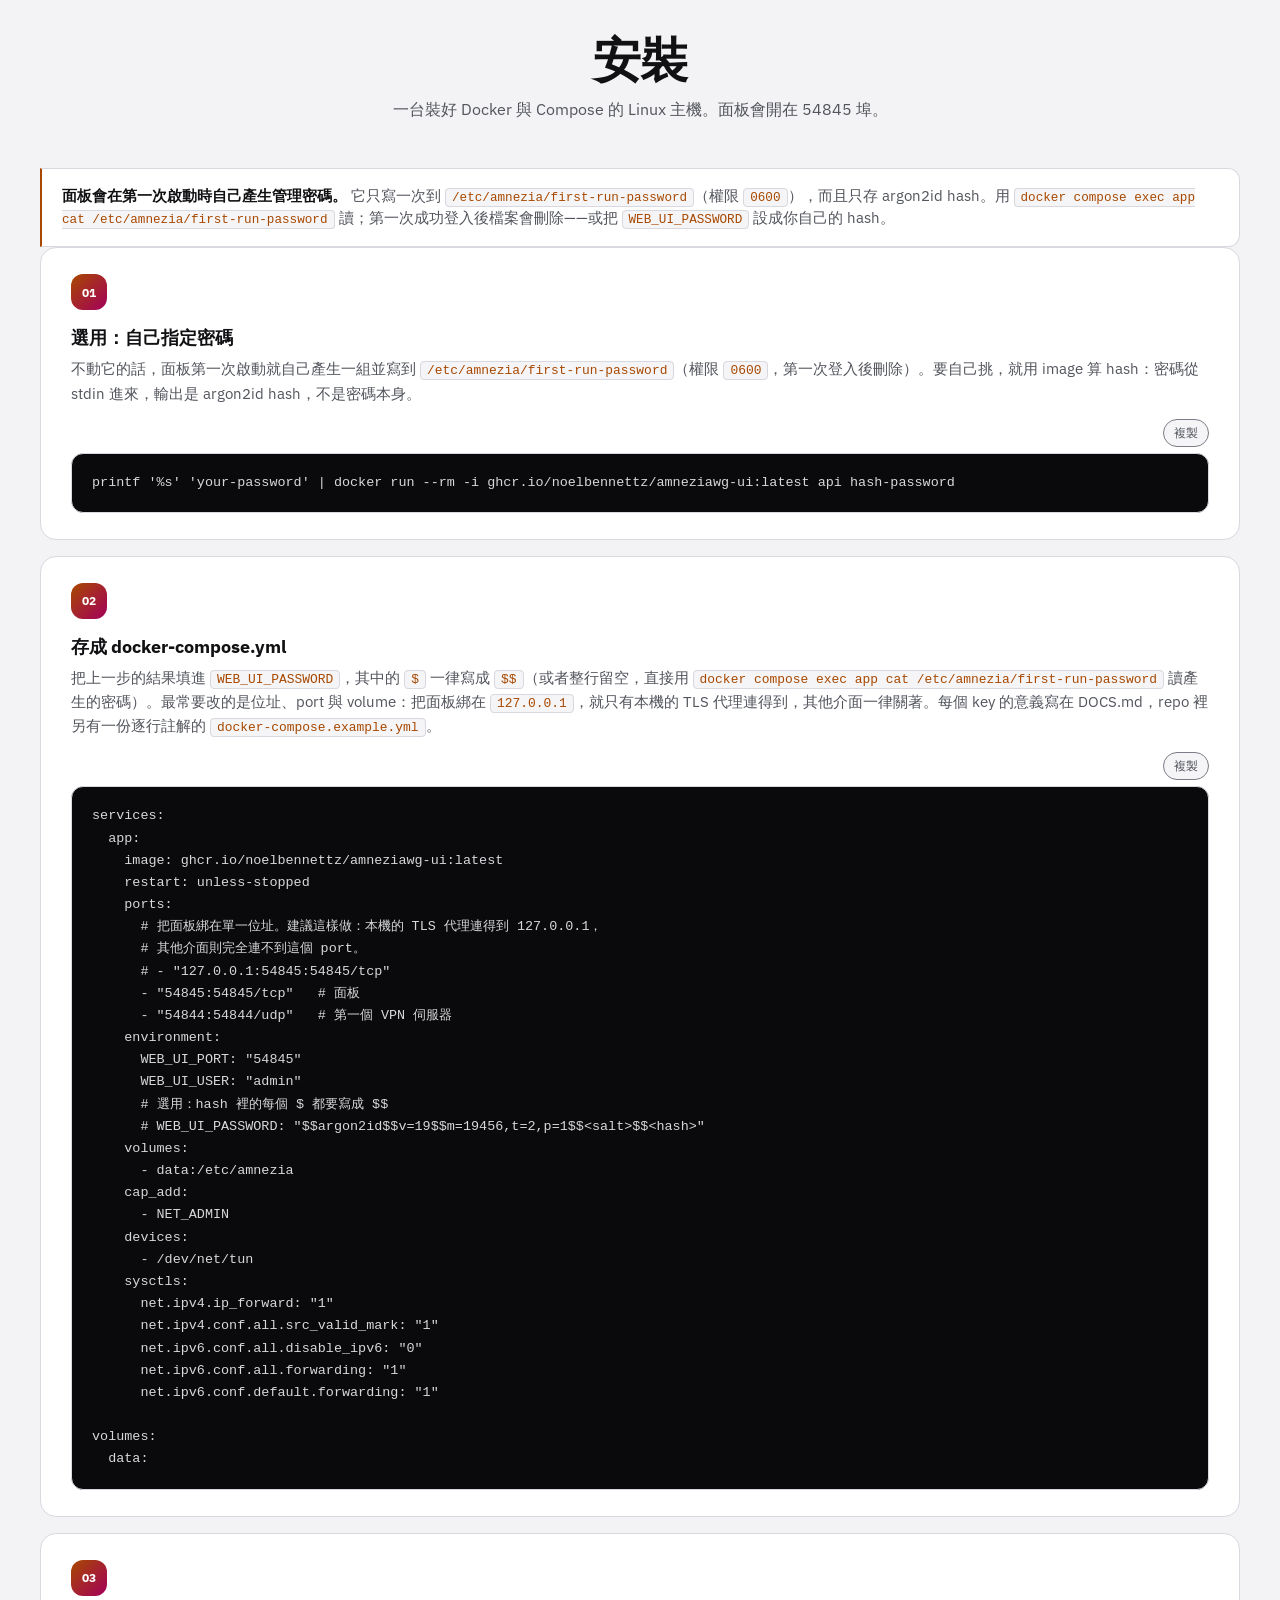
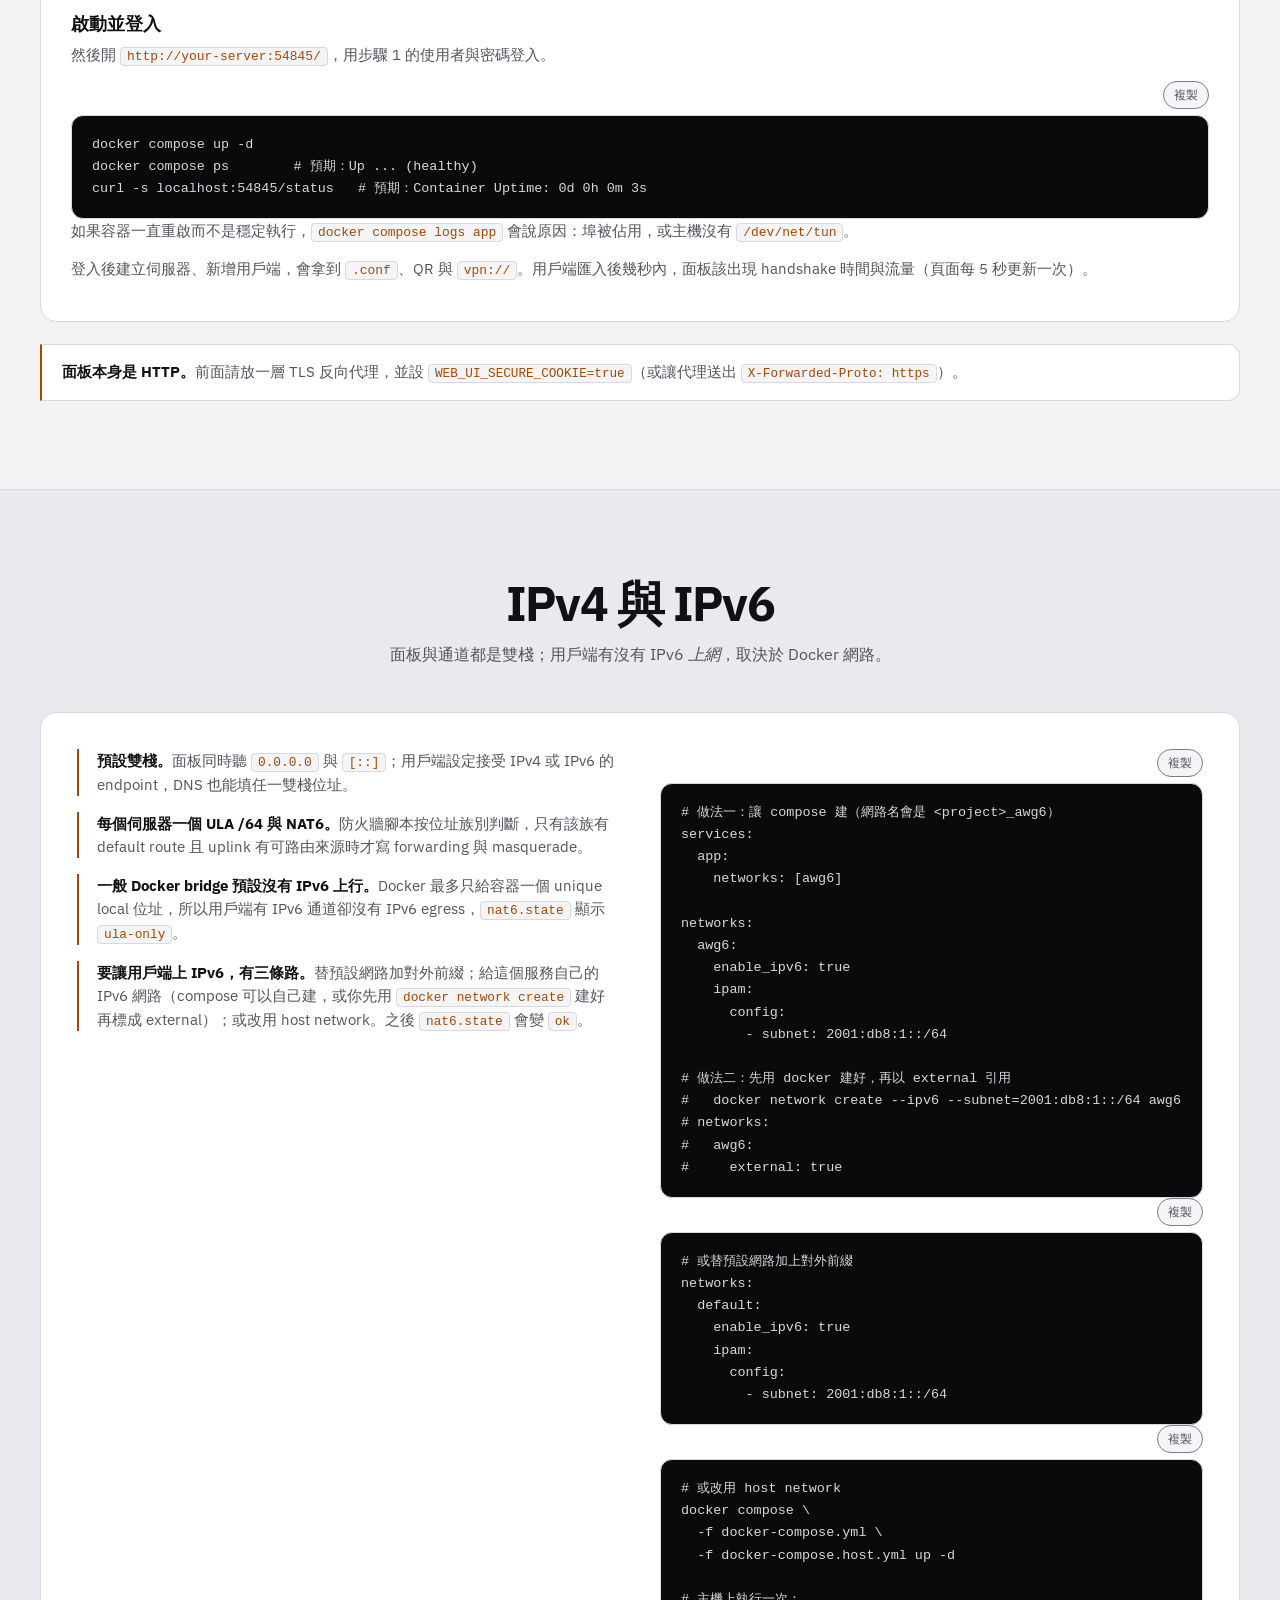
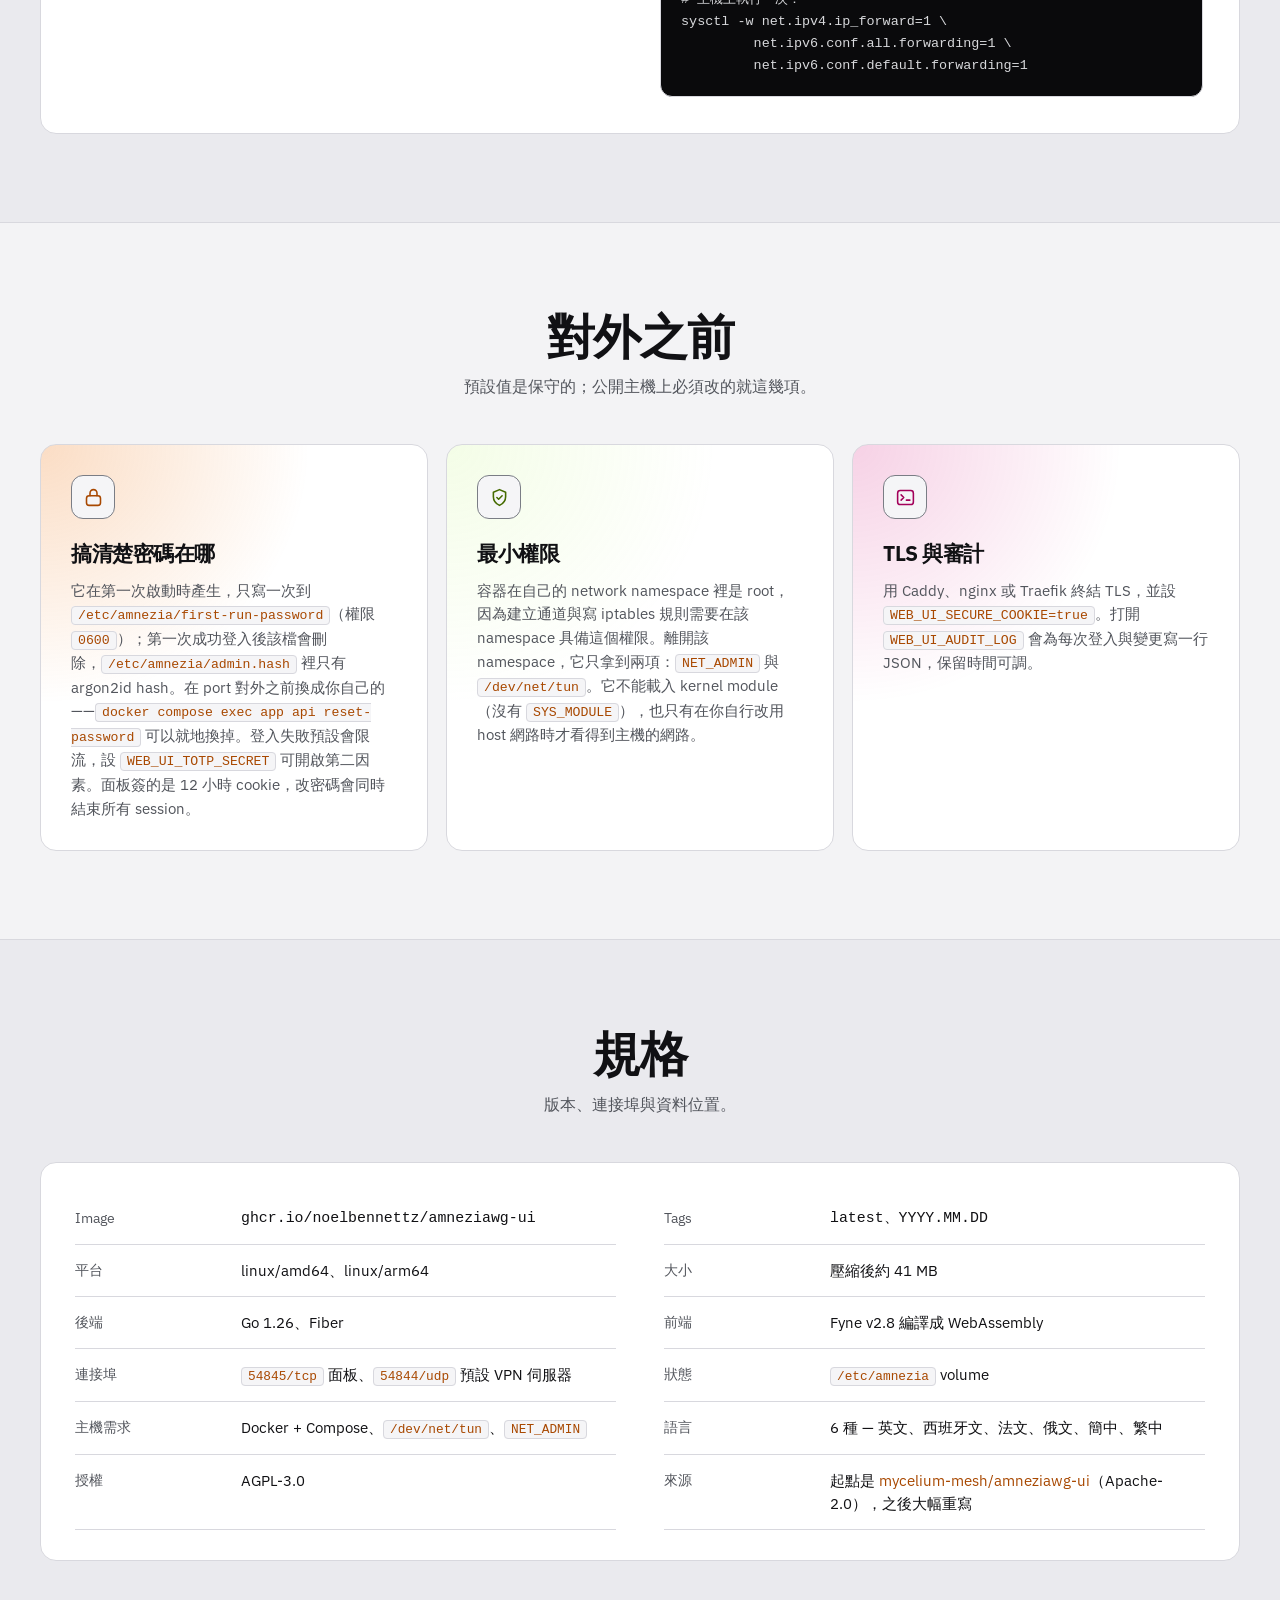
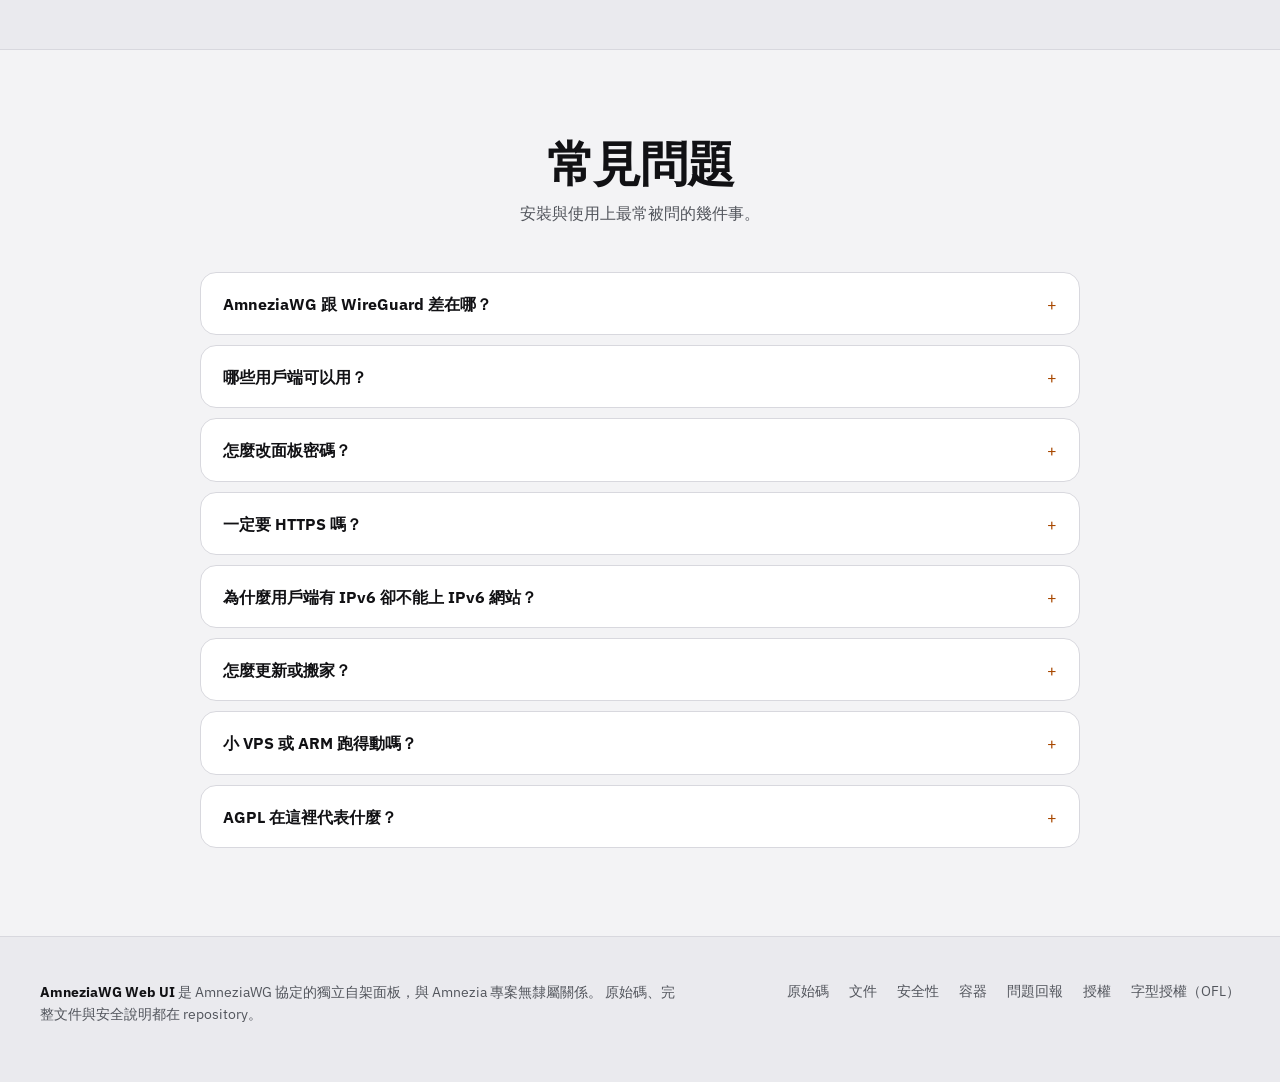
<file: docs/amneziawg-ui/zh.html>
<!doctype html>
<html lang="zh-Hant">
<head>
<meta charset="utf-8">
<meta name="viewport" content="width=device-width, initial-scale=1">
<title>AmneziaWG Web UI — 一個容器跑起自架 VPN 面板</title>
<meta name="description" content="自架的 AmneziaWG 3.1 管理面板，約 41 MB 的 Docker image。建立伺服器與用戶端、匯出 .conf／QR／vpn://、即時看流量，支援 IPv4 與 IPv6。">
<meta name="theme-color" content="#0e0e11">
<link rel="canonical" href="https://noelbennettz.github.io/amneziawg-ui/zh.html">
<link rel="alternate" hreflang="en" href="index.html">
<link rel="icon" href="assets/icon.png" type="image/png">
<link rel="apple-touch-icon" href="assets/icon.png">
<link rel="preload" href="assets/fonts/plex-700.woff2" as="font" type="font/woff2" crossorigin>
<script src="../theme.js"></script>
<link rel="stylesheet" href="../m3.css">
<link rel="stylesheet" href="style.css">
<meta property="og:type" content="website">
<meta property="og:title" content="AmneziaWG Web UI — 一個容器跑起自架 VPN">
<meta property="og:description" content="自架 AmneziaWG 3.1 面板：伺服器、用戶端、QR、vpn:// 與即時流量。單一約 41 MB Docker image，IPv4 + IPv6。">
<meta property="og:url" content="https://noelbennettz.github.io/amneziawg-ui/zh.html">
<meta property="og:image" content="https://noelbennettz.github.io/amneziawg-ui/assets/dashboard.png">
<meta name="twitter:card" content="summary_large_image">
<script src="app.js" defer></script>
</head>
<body>
<a class="skip" href="#main">跳到內容</a>

<svg class="visually-hidden" aria-hidden="true" focusable="false">
  <symbol id="i-box" viewBox="0 0 24 24" fill="none" stroke="currentColor" stroke-width="1.8" stroke-linecap="round" stroke-linejoin="round"><path d="m12 3 8 4.5v9L12 21l-8-4.5v-9L12 3Z"/><path d="m4 7.5 8 4.5 8-4.5M12 12v9"/></symbol>
  <symbol id="i-shield" viewBox="0 0 24 24" fill="none" stroke="currentColor" stroke-width="1.8" stroke-linecap="round" stroke-linejoin="round"><path d="M12 3 5 6v5c0 4.5 3 8 7 10 4-2 7-5.5 7-10V6l-7-3Z"/><path d="m9 12 2 2 4-4"/></symbol>
  <symbol id="i-server" viewBox="0 0 24 24" fill="none" stroke="currentColor" stroke-width="1.8" stroke-linecap="round" stroke-linejoin="round"><rect x="3" y="4" width="18" height="7" rx="2"/><rect x="3" y="13" width="18" height="7" rx="2"/><path d="M7 7.5h.01M7 16.5h.01"/></symbol>
  <symbol id="i-users" viewBox="0 0 24 24" fill="none" stroke="currentColor" stroke-width="1.8" stroke-linecap="round" stroke-linejoin="round"><circle cx="9" cy="8" r="3.2"/><path d="M3 20c0-3.2 2.7-5.5 6-5.5s6 2.3 6 5.5"/><path d="M16 5.5a3 3 0 0 1 0 5.8M17 14.8c2.4.5 4 2.4 4 5.2"/></symbol>
  <symbol id="i-chart" viewBox="0 0 24 24" fill="none" stroke="currentColor" stroke-width="1.8" stroke-linecap="round" stroke-linejoin="round"><path d="M4 20V4M4 20h16"/><path d="m7 15 4-5 3 3 4-6"/></symbol>
  <symbol id="i-lock" viewBox="0 0 24 24" fill="none" stroke="currentColor" stroke-width="1.8" stroke-linecap="round" stroke-linejoin="round"><rect x="4" y="10" width="16" height="11" rx="3"/><path d="M8 10V7a4 4 0 0 1 8 0v3"/></symbol>
  <symbol id="i-code" viewBox="0 0 24 24" fill="none" stroke="currentColor" stroke-width="1.8" stroke-linecap="round" stroke-linejoin="round"><path d="m8 8-4 4 4 4m8-8 4 4-4 4M14 4l-4 16"/></symbol>
  <symbol id="i-globe" viewBox="0 0 24 24" fill="none" stroke="currentColor" stroke-width="1.8" stroke-linecap="round" stroke-linejoin="round"><circle cx="12" cy="12" r="9"/><path d="M3 12h18M12 3c2.5 2.7 3.8 5.7 3.8 9S14.5 18.3 12 21c-2.5-2.7-3.8-5.7-3.8-9S9.5 5.7 12 3Z"/></symbol>
  <symbol id="i-terminal" viewBox="0 0 24 24" fill="none" stroke="currentColor" stroke-width="1.8" stroke-linecap="round" stroke-linejoin="round"><rect x="3" y="4" width="18" height="16" rx="3"/><path d="m7 9 3 3-3 3M13 15h4"/></symbol>
  <symbol id="i-arrow" viewBox="0 0 24 24" fill="none" stroke="currentColor" stroke-width="1.8" stroke-linecap="round" stroke-linejoin="round"><path d="M5 12h14m0 0-5-5m5 5-5 5"/></symbol>
</svg>

<header class="site-header">
  <div class="container">
    <a class="brand" href="zh.html">
      <img src="assets/icon.png" alt="" width="34" height="34">
      <span class="brand-text">AmneziaWG <span class="brand-sub">Web UI</span></span>
    </a>
    <nav class="nav" aria-label="主要導覽">
      <a class="hide-sm" href="#features">功能</a>
      <a class="hide-sm" href="#requirements">需求</a>
      <a class="nav-cta" href="#deploy">安裝</a>
      <a class="hide-sm" href="https://github.com/noelbennettz/amneziawg-ui">GitHub</a>
      <button class="theme-toggle" type="button" aria-pressed="false">夜間</button>
      <a class="lang" href="index.html" hreflang="en" lang="en">English</a>
    </nav>
  </div>
</header>

<main id="main">

<section class="hero">
  <div class="container">
    <div>
      <span class="eyebrow"><span class="dot"></span>AmneziaWG 3.1 · Docker · AGPL-3.0</span>
      <h1>AmneziaWG VPN，<br><span class="grad">用網頁管理。</span></h1>
      <p class="lede">
        AmneziaWG Web UI 是一套跑在 Docker 裡的網頁介面，用來架設與管理 AmneziaWG VPN
        伺服器。AmneziaWG 是 WireGuard 加上流量偽裝的版本，網路過濾不會把它當成 VPN 流量。
        面板負責開伺服器與用戶端、發 <code>.conf</code>、QR 或 <code>vpn://</code> 連結，
        並顯示即時流量。整包是一個約 41 MB 的 image，不需要 Node、nginx 或資料庫。
      </p>
      <div class="actions">
        <a class="btn btn-primary" href="#deploy">
          <svg aria-hidden="true"><use href="#i-terminal"/></svg>
          安裝
        </a>
        <a class="btn" href="https://github.com/noelbennettz/amneziawg-ui">
          <svg aria-hidden="true"><use href="#i-code"/></svg>
          原始碼與文件
        </a>
      </div>
      <div class="pills">
        <span class="pill">AmneziaWG 3.1</span>
        <span class="pill">IPv4 + IPv6</span>
        <span class="pill">六種介面語言</span>
        <span class="pill">約 41 MB</span>
        <span class="pill">amd64 + arm64</span>
      </div>
    </div>
    <div class="browser">
      <div class="browser-bar" aria-hidden="true">
        <span></span><span></span><span></span>
        <div class="browser-url">http://your-server:54845/</div>
      </div>
      <img src="assets/dashboard.png" width="1380" height="851" alt="AmneziaWG Web UI 儀表板：流量、CPU、RAM、儲存圖表，以及含 IPv4/IPv6 子網欄位的建立伺服器表單">
    </div>
  </div>
</section>


<section id="features">
  <div class="container">
    <div class="section-head">
      <h2>面板做什麼</h2>
      <p>伺服器、用戶端、匯出與流量，都在一個瀏覽器分頁裡。</p>
    </div>
    <div class="grid">
      <article class="card">
        <div class="icon"><svg aria-hidden="true"><use href="#i-box"/></svg></div>
        <h3>一個容器</h3>
        <p>一個約 41 MB 的 image，不必另外跑 Node、nginx、supervisor 或資料庫。</p>
      </article>
      <article class="card">
        <div class="icon"><svg aria-hidden="true"><use href="#i-shield"/></svg></div>
        <h3>AmneziaWG 3.1 永遠開啟</h3>
        <p>每個伺服器都開著混淆，沒有開關：標頭保護、隨機 trailer、停用 cookie、junk 封包與 padding 都會自動產生，並抄進每一份用戶端設定。</p>
      </article>
      <article class="card">
        <div class="icon"><svg aria-hidden="true"><use href="#i-server"/></svg></div>
        <h3>一台主機多個伺服器</h3>
        <p>每個伺服器有自己的 port、位址範圍、MTU、DNS 與混淆設定。在面板改，容器重啟後會自動帶回來。</p>
      </article>
      <article class="card">
        <div class="icon"><svg aria-hidden="true"><use href="#i-users"/></svg></div>
        <h3>一份設定，三種拿法</h3>
        <p>新增、編輯、暫停或排程用戶端。每個用戶端都能匯出成 <code>.conf</code>、給手機掃的 QR，或給 AmneziaVPN App 用的 <code>vpn://</code> 連結。</p>
      </article>
      <article class="card">
        <div class="icon"><svg aria-hidden="true"><use href="#i-chart"/></svg></div>
        <h3>即時流量</h3>
        <p>流量與 handshake 圖表、每個用戶端最後的 endpoint、伺服器狀態，面板開著時自動更新。</p>
      </article>
      <article class="card">
        <div class="icon"><svg aria-hidden="true"><use href="#i-lock"/></svg></div>
        <h3>面板前有登入</h3>
        <p>面板與 API 前面都有登入頁，審計日誌是一個開關。腳本照樣可以用 <code>curl -u</code>。</p>
      </article>
      <article class="card">
        <div class="icon"><svg aria-hidden="true"><use href="#i-code"/></svg></div>
        <h3>REST API</h3>
        <p>面板做的每件事都是同一組登入後方的 HTTP endpoint，可以用腳本自動化，不必手動點。</p>
      </article>
      <article class="card">
        <div class="icon"><svg aria-hidden="true"><use href="#i-globe"/></svg></div>
        <h3>IPv4 與 IPv6</h3>
        <p>面板同時聽兩種位址族，每個伺服器另外配一段 IPv6 位址。用戶端的 endpoint 與 DNS 清單都接受任一雙棧位址。</p>
      </article>
    </div>
  </div>
</section>

<section id="requirements" class="alt">
  <div class="container">
    <div class="section-head">
      <h2>需求</h2>
      <p>一台裝好 Docker 與 Docker Compose 2.24 以上版本的 Linux 主機。</p>
    </div>
    <div class="split">
      <ul class="checks">
        <li><strong>Docker Engine 與 Compose 2.24+。</strong>附的 compose 檔用到該版本才有的功能。</li>
        <li><strong><code>/dev/net/tun</code> 與 <code>NET_ADMIN</code>。</strong><code>amneziawg-go</code> 在使用者空間執行，不必載入 kernel module，也不用 <code>SYS_MODULE</code>。</li>
        <li><strong>一個對外 IPv4 位址。</strong>IPv6 是每個伺服器選配；下一段說明 bridge 網路做不到什麼。</li>
        <li><strong>兩個主機埠。</strong><code>54845/tcp</code> 給面板，每個伺服器一個 UDP 埠，預設 <code>54844/udp</code>。</li>
      </ul>
      <div>
        <div class="copy-wrap">
          <button class="copy" type="button" data-copy>複製</button>
          <pre><code>docker --version
docker compose version   # 需要 v2.24 以上
ls -l /dev/net/tun</code></pre>
        </div>
      </div>
    </div>
    <p class="note">
      <strong>狀態就是一個 volume。</strong>伺服器、用戶端設定與 <code>web_config.json</code> 都在
      <code>/etc/amnezia</code>；備份這個 volume，換主機時整組搬過去就好。
    </p>
  </div>
</section>


<section id="deploy">
  <div class="container">
    <div class="section-head">
      <h2>安裝</h2>
      <p>一台裝好 Docker 與 Compose 的 Linux 主機。面板會開在 54845 埠。</p>
    </div>
    <p class="note">
      <strong>面板會在第一次啟動時自己產生管理密碼。</strong>
      它只寫一次到 <code>/etc/amnezia/first-run-password</code>（權限 <code>0600</code>），而且只存 argon2id hash。用
      <code>docker compose exec app cat /etc/amnezia/first-run-password</code> 讀；第一次成功登入後檔案會刪除——或把
      <code>WEB_UI_PASSWORD</code> 設成你自己的 hash。
    </p>
    <div class="steps">
      <div class="step">
        <h3>選用：自己指定密碼</h3>
        <p>不動它的話，面板第一次啟動就自己產生一組並寫到 <code>/etc/amnezia/first-run-password</code>（權限 <code>0600</code>，第一次登入後刪除）。要自己挑，就用 image 算 hash：密碼從 stdin 進來，輸出是 argon2id hash，不是密碼本身。</p>
        <div class="copy-wrap">
          <button class="copy" type="button" data-copy>複製</button>
          <pre><code>printf '%s' 'your-password' | docker run --rm -i ghcr.io/noelbennettz/amneziawg-ui:latest api hash-password</code></pre>
        </div>
      </div>
      <div class="step">
        <h3>存成 docker-compose.yml</h3>
        <p>把上一步的結果填進 <code>WEB_UI_PASSWORD</code>，其中的 <code>$</code> 一律寫成 <code>$$</code>（或者整行留空，直接用 <code>docker compose exec app cat /etc/amnezia/first-run-password</code> 讀產生的密碼）。最常要改的是位址、port 與 volume：把面板綁在 <code>127.0.0.1</code>，就只有本機的 TLS 代理連得到，其他介面一律關著。每個 key 的意義寫在 DOCS.md，repo 裡另有一份逐行註解的 <code>docker-compose.example.yml</code>。</p>
        <div class="copy-wrap">
          <button class="copy" type="button" data-copy>複製</button>
          <pre><code>services:
  app:
    image: ghcr.io/noelbennettz/amneziawg-ui:latest
    restart: unless-stopped
    ports:
      # 把面板綁在單一位址。建議這樣做：本機的 TLS 代理連得到 127.0.0.1，
      # 其他介面則完全連不到這個 port。
      # - "127.0.0.1:54845:54845/tcp"
      - "54845:54845/tcp"   # 面板
      - "54844:54844/udp"   # 第一個 VPN 伺服器
    environment:
      WEB_UI_PORT: "54845"
      WEB_UI_USER: "admin"
      # 選用：hash 裡的每個 $ 都要寫成 $$
      # WEB_UI_PASSWORD: "$$argon2id$$v=19$$m=19456,t=2,p=1$$&lt;salt&gt;$$&lt;hash&gt;"
    volumes:
      - data:/etc/amnezia
    cap_add:
      - NET_ADMIN
    devices:
      - /dev/net/tun
    sysctls:
      net.ipv4.ip_forward: "1"
      net.ipv4.conf.all.src_valid_mark: "1"
      net.ipv6.conf.all.disable_ipv6: "0"
      net.ipv6.conf.all.forwarding: "1"
      net.ipv6.conf.default.forwarding: "1"

volumes:
  data:</code></pre>
        </div>
      </div>
      <div class="step">
        <h3>啟動並登入</h3>
        <p>然後開 <code>http://your-server:54845/</code>，用步驟 1 的使用者與密碼登入。</p>
        <div class="copy-wrap">
          <button class="copy" type="button" data-copy>複製</button>
          <pre><code>docker compose up -d
docker compose ps        # 預期：Up ... (healthy)
curl -s localhost:54845/status   # 預期：Container Uptime: 0d 0h 0m 3s</code></pre>
        </div>
        <p>如果容器一直重啟而不是穩定執行，<code>docker compose logs app</code> 會說原因：埠被佔用，或主機沒有 <code>/dev/net/tun</code>。</p>
        <p>登入後建立伺服器、新增用戶端，會拿到 <code>.conf</code>、QR 與 <code>vpn://</code>。用戶端匯入後幾秒內，面板該出現 handshake 時間與流量（頁面每 5 秒更新一次）。</p>
      </div>
    </div>
    <p class="note">
      <strong>面板本身是 HTTP。</strong>前面請放一層 TLS 反向代理，並設
      <code>WEB_UI_SECURE_COOKIE=true</code>（或讓代理送出 <code>X-Forwarded-Proto: https</code>）。
    </p>
  </div>
</section>

<section id="ipv6" class="alt">
  <div class="container">
    <div class="section-head">
      <h2>IPv4 與 IPv6</h2>
      <p>面板與通道都是雙棧；用戶端有沒有 IPv6 <em>上網</em>，取決於 Docker 網路。</p>
    </div>
    <div class="split">
      <div>
        <ul class="checks">
          <li><strong>預設雙棧。</strong>面板同時聽 <code>0.0.0.0</code> 與 <code>[::]</code>；用戶端設定接受 IPv4 或 IPv6 的 endpoint，DNS 也能填任一雙棧位址。</li>
          <li><strong>每個伺服器一個 ULA /64 與 NAT6。</strong>防火牆腳本按位址族別判斷，只有該族有 default route 且 uplink 有可路由來源時才寫 forwarding 與 masquerade。</li>
          <li><strong>一般 Docker bridge 預設沒有 IPv6 上行。</strong>Docker 最多只給容器一個 unique local 位址，所以用戶端有 IPv6 通道卻沒有 IPv6 egress，<code>nat6.state</code> 顯示 <code>ula-only</code>。</li>
          <li><strong>要讓用戶端上 IPv6，有三條路。</strong>替預設網路加對外前綴；給這個服務自己的 IPv6 網路（compose 可以自己建，或你先用 <code>docker network create</code> 建好再標成 external）；或改用 host network。之後 <code>nat6.state</code> 會變 <code>ok</code>。</li>
        </ul>
      </div>
      <div>
        <div class="copy-wrap">
          <button class="copy" type="button" data-copy>複製</button>
          <pre><code># 做法一：讓 compose 建（網路名會是 &lt;project&gt;_awg6）
services:
  app:
    networks: [awg6]

networks:
  awg6:
    enable_ipv6: true
    ipam:
      config:
        - subnet: 2001:db8:1::/64

# 做法二：先用 docker 建好，再以 external 引用
#   docker network create --ipv6 --subnet=2001:db8:1::/64 awg6
# networks:
#   awg6:
#     external: true</code></pre>
        </div>
        <div class="copy-wrap">
          <button class="copy" type="button" data-copy>複製</button>
          <pre><code># 或替預設網路加上對外前綴
networks:
  default:
    enable_ipv6: true
    ipam:
      config:
        - subnet: 2001:db8:1::/64</code></pre>
        </div>
        <div class="copy-wrap">
          <button class="copy" type="button" data-copy>複製</button>
          <pre><code># 或改用 host network
docker compose \
  -f docker-compose.yml \
  -f docker-compose.host.yml up -d

# 主機上執行一次：
sysctl -w net.ipv4.ip_forward=1 \
         net.ipv6.conf.all.forwarding=1 \
         net.ipv6.conf.default.forwarding=1</code></pre>
        </div>
      </div>
    </div>
  </div>
</section>


<section id="security">
  <div class="container">
    <div class="section-head">
      <h2>對外之前</h2>
      <p>預設值是保守的；公開主機上必須改的就這幾項。</p>
    </div>
    <div class="grid">
      <article class="card">
        <div class="icon"><svg aria-hidden="true"><use href="#i-lock"/></svg></div>
        <h3>搞清楚密碼在哪</h3>
        <p>它在第一次啟動時產生，只寫一次到 <code>/etc/amnezia/first-run-password</code>（權限 <code>0600</code>）；第一次成功登入後該檔會刪除，<code>/etc/amnezia/admin.hash</code> 裡只有 argon2id hash。在 port 對外之前換成你自己的——<code>docker compose exec app api reset-password</code> 可以就地換掉。登入失敗預設會限流，設 <code>WEB_UI_TOTP_SECRET</code> 可開啟第二因素。面板簽的是 12 小時 cookie，改密碼會同時結束所有 session。</p>
      </article>
      <article class="card">
        <div class="icon"><svg aria-hidden="true"><use href="#i-shield"/></svg></div>
        <h3>最小權限</h3>
        <p>容器在自己的 network namespace 裡是 root，因為建立通道與寫 iptables 規則需要在該 namespace 具備這個權限。離開該 namespace，它只拿到兩項：<code>NET_ADMIN</code> 與 <code>/dev/net/tun</code>。它不能載入 kernel module（沒有 <code>SYS_MODULE</code>），也只有在你自行改用 host 網路時才看得到主機的網路。</p>
      </article>
      <article class="card">
        <div class="icon"><svg aria-hidden="true"><use href="#i-terminal"/></svg></div>
        <h3>TLS 與審計</h3>
        <p>用 Caddy、nginx 或 Traefik 終結 TLS，並設 <code>WEB_UI_SECURE_COOKIE=true</code>。打開 <code>WEB_UI_AUDIT_LOG</code> 會為每次登入與變更寫一行 JSON，保留時間可調。</p>
      </article>
    </div>
  </div>
</section>

<section id="specs" class="alt">
  <div class="container">
    <div class="section-head">
      <h2>規格</h2>
      <p>版本、連接埠與資料位置。</p>
    </div>
    <dl class="specs">
      <div><dt>Image</dt><dd class="mono">ghcr.io/noelbennettz/amneziawg-ui</dd></div>
      <div><dt>Tags</dt><dd class="mono">latest、YYYY.MM.DD</dd></div>
      <div><dt>平台</dt><dd>linux/amd64、linux/arm64</dd></div>
      <div><dt>大小</dt><dd>壓縮後約 41 MB</dd></div>
      <div><dt>後端</dt><dd>Go 1.26、Fiber</dd></div>
      <div><dt>前端</dt><dd>Fyne v2.8 編譯成 WebAssembly</dd></div>
      <div><dt>連接埠</dt><dd><code>54845/tcp</code> 面板、<code>54844/udp</code> 預設 VPN 伺服器</dd></div>
      <div><dt>狀態</dt><dd><code>/etc/amnezia</code> volume</dd></div>
      <div><dt>主機需求</dt><dd>Docker + Compose、<code>/dev/net/tun</code>、<code>NET_ADMIN</code></dd></div>
      <div><dt>語言</dt><dd>6 種 — 英文、西班牙文、法文、俄文、簡中、繁中</dd></div>
      <div><dt>授權</dt><dd>AGPL-3.0</dd></div>
      <div><dt>來源</dt><dd>起點是 <a href="https://github.com/mycelium-mesh/amneziawg-ui">mycelium-mesh/amneziawg-ui</a>（Apache-2.0），之後大幅重寫</dd></div>
    </dl>
  </div>
</section>


<section id="faq">
  <div class="container">
    <div class="section-head">
      <h2>常見問題</h2>
      <p>安裝與使用上最常被問的幾件事。</p>
    </div>
    <div class="faq">
      <details>
        <summary>AmneziaWG 跟 WireGuard 差在哪？</summary>
        <p>加密與速度相同，多了混淆：junk 封包、padding 與改寫的標頭讓網路過濾認不出這是 VPN 協定。AmneziaWG 3.0 加入標頭保護，3.1 再加隨機 trailer 並停用 cookie 交換；這個面板預設全部開啟。</p>
      </details>
      <details>
        <summary>哪些用戶端可以用？</summary>
        <p>官方 <strong>AmneziaVPN 5.0.1.5 或更新版</strong>，Windows、macOS、Linux、Android、iOS 都有：貼上 <code>vpn://</code> 或掃 QR。較舊的 AmneziaWG 用戶端請在伺服器表單清掉 <code>RandomTrailers</code> 與 <code>DisableCookies</code>。</p>
      </details>
      <details>
        <summary>怎麼改面板密碼？</summary>
        <p>執行 <code>printf '%s' 'your-password' | docker run --rm -i ghcr.io/noelbennettz/amneziawg-ui:latest api hash-password</code>，把 <code>$argon2id$…</code> 的結果填進 <code>WEB_UI_PASSWORD</code>，其中每個 <code>$</code> 都寫成 <code>$$</code>，再重啟容器；或直接執行 <code>docker compose exec app api reset-password</code> 就地產生一組。改密碼會讓所有 session 立即失效。</p>
      </details>
      <details>
        <summary>一定要 HTTPS 嗎？</summary>
        <p>容器只提供 HTTP。前面放 Caddy、nginx 或 Traefik 做 TLS；代理在同一台主機時，port 發佈到 host 的 loopback，並設 <code>WEB_UI_SECURE_COOKIE=true</code> 或轉送 <code>X-Forwarded-Proto: https</code>。</p>
      </details>
      <details>
        <summary>為什麼用戶端有 IPv6 卻不能上 IPv6 網站？</summary>
        <p>一般 Docker bridge 預設只給容器一個 unique local 位址，NAT6 只能轉到 ULA。兩條路：替 compose 網路加上對外前綴（<code>enable_ipv6: true</code> 加 <code>ipam</code> 子網，前綴要由供應商路由到本機，daemon 需開 <code>"ipv6": true</code> 與 <code>"ip6tables": true</code>），或改用 <code>docker-compose.host.yml</code>。API 的 <code>nat6.state</code> 會告訴你是哪一種。</p>
      </details>
      <details>
        <summary>怎麼更新或搬家？</summary>
        <p>更新用 <code>docker compose pull</code> 再 <code>docker compose up -d</code>。registry 只保留最新一次建置，所以升級要等就先把你現在跑的映像存下來（<code>docker save</code>）。搬家只要把 <code>/etc/amnezia</code> volume 複製到新主機再啟動。</p>
      </details>
      <details>
        <summary>小 VPS 或 ARM 跑得動嗎？</summary>
        <p>image 有 <code>amd64</code> 與 <code>arm64</code>，容器本身約 41 MB。通道在使用者空間，所以不用管主機的 kernel module 版本。</p>
      </details>
      <details>
        <summary>AGPL 在這裡代表什麼？</summary>
        <p>自架、fork、賣支援都可以。但如果你把修改過的面板當成網路服務給別人用，使用者必須能取得你實際執行版本的原始碼——這就是第 13 條。</p>
      </details>
    </div>
  </div>
</section>

</main>

<footer class="site-footer">
  <div class="container">
    <div class="fine">
      <strong>AmneziaWG Web UI</strong> 是 AmneziaWG 協定的獨立自架面板，與 Amnezia 專案無隸屬關係。
      原始碼、完整文件與安全說明都在 repository。
    </div>
    <nav aria-label="頁尾">
      <a href="https://github.com/noelbennettz/amneziawg-ui">原始碼</a>
      <a href="https://github.com/noelbennettz/amneziawg-ui/blob/main/DOCS.md">文件</a>
      <a href="https://github.com/noelbennettz/amneziawg-ui/blob/main/SECURITY.md">安全性</a>
      <a href="https://github.com/noelbennettz/amneziawg-ui/pkgs/container/amneziawg-ui">容器</a>
      <a href="https://github.com/noelbennettz/amneziawg-ui/issues">問題回報</a>
      <a href="https://github.com/noelbennettz/amneziawg-ui/blob/main/LICENSE">授權</a>
      <a href="assets/fonts/OFL.txt">字型授權（OFL）</a>
    </nav>
  </div>
</footer>

<script type="application/ld+json">
{
  "@context": "https://schema.org",
  "@type": "SoftwareApplication",
  "name": "AmneziaWG Web UI",
  "operatingSystem": "Linux (Docker)",
  "applicationCategory": "UtilitiesApplication",
  "offers": { "@type": "Offer", "price": "0", "priceCurrency": "USD" },
  "license": "https://www.gnu.org/licenses/agpl-3.0.html",
  "codeRepository": "https://github.com/noelbennettz/amneziawg-ui",
  "downloadUrl": "https://github.com/noelbennettz/amneziawg-ui/pkgs/container/amneziawg-ui"
}
</script>
</body>
</html>
</file>
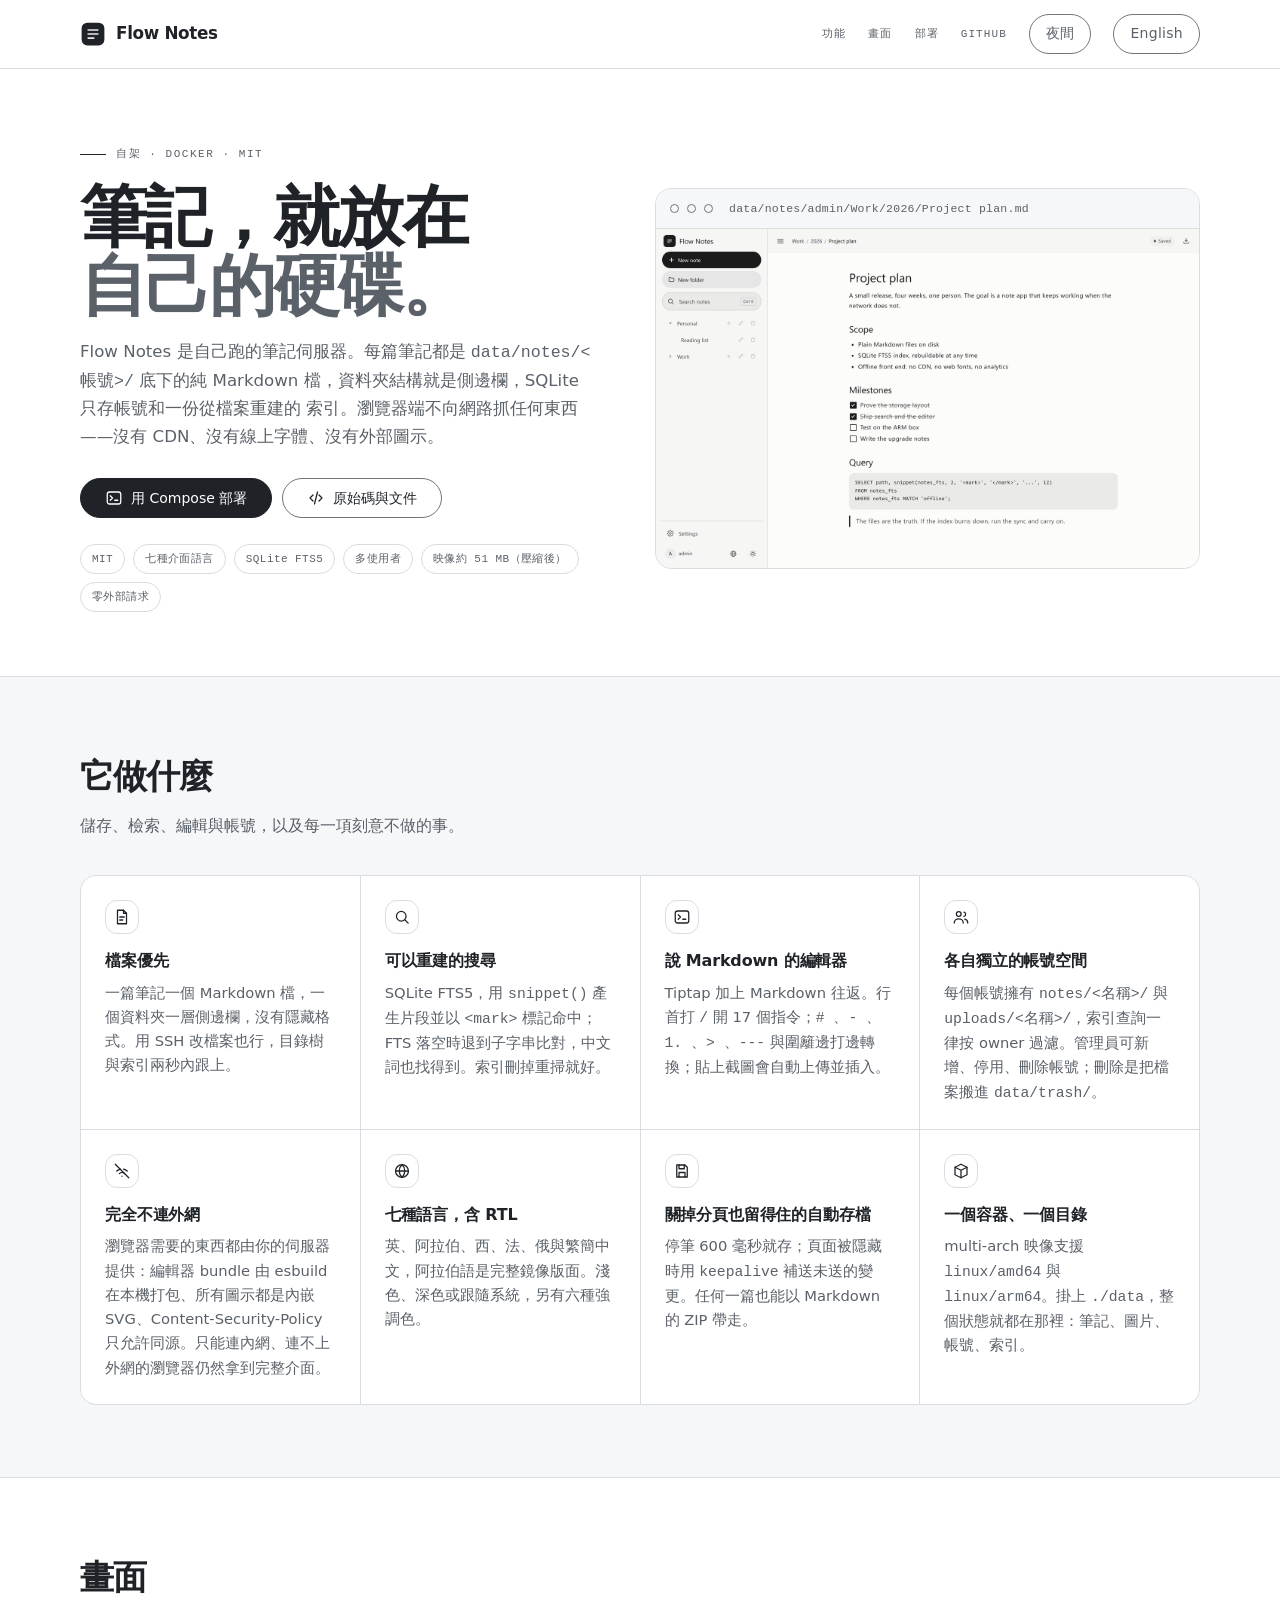
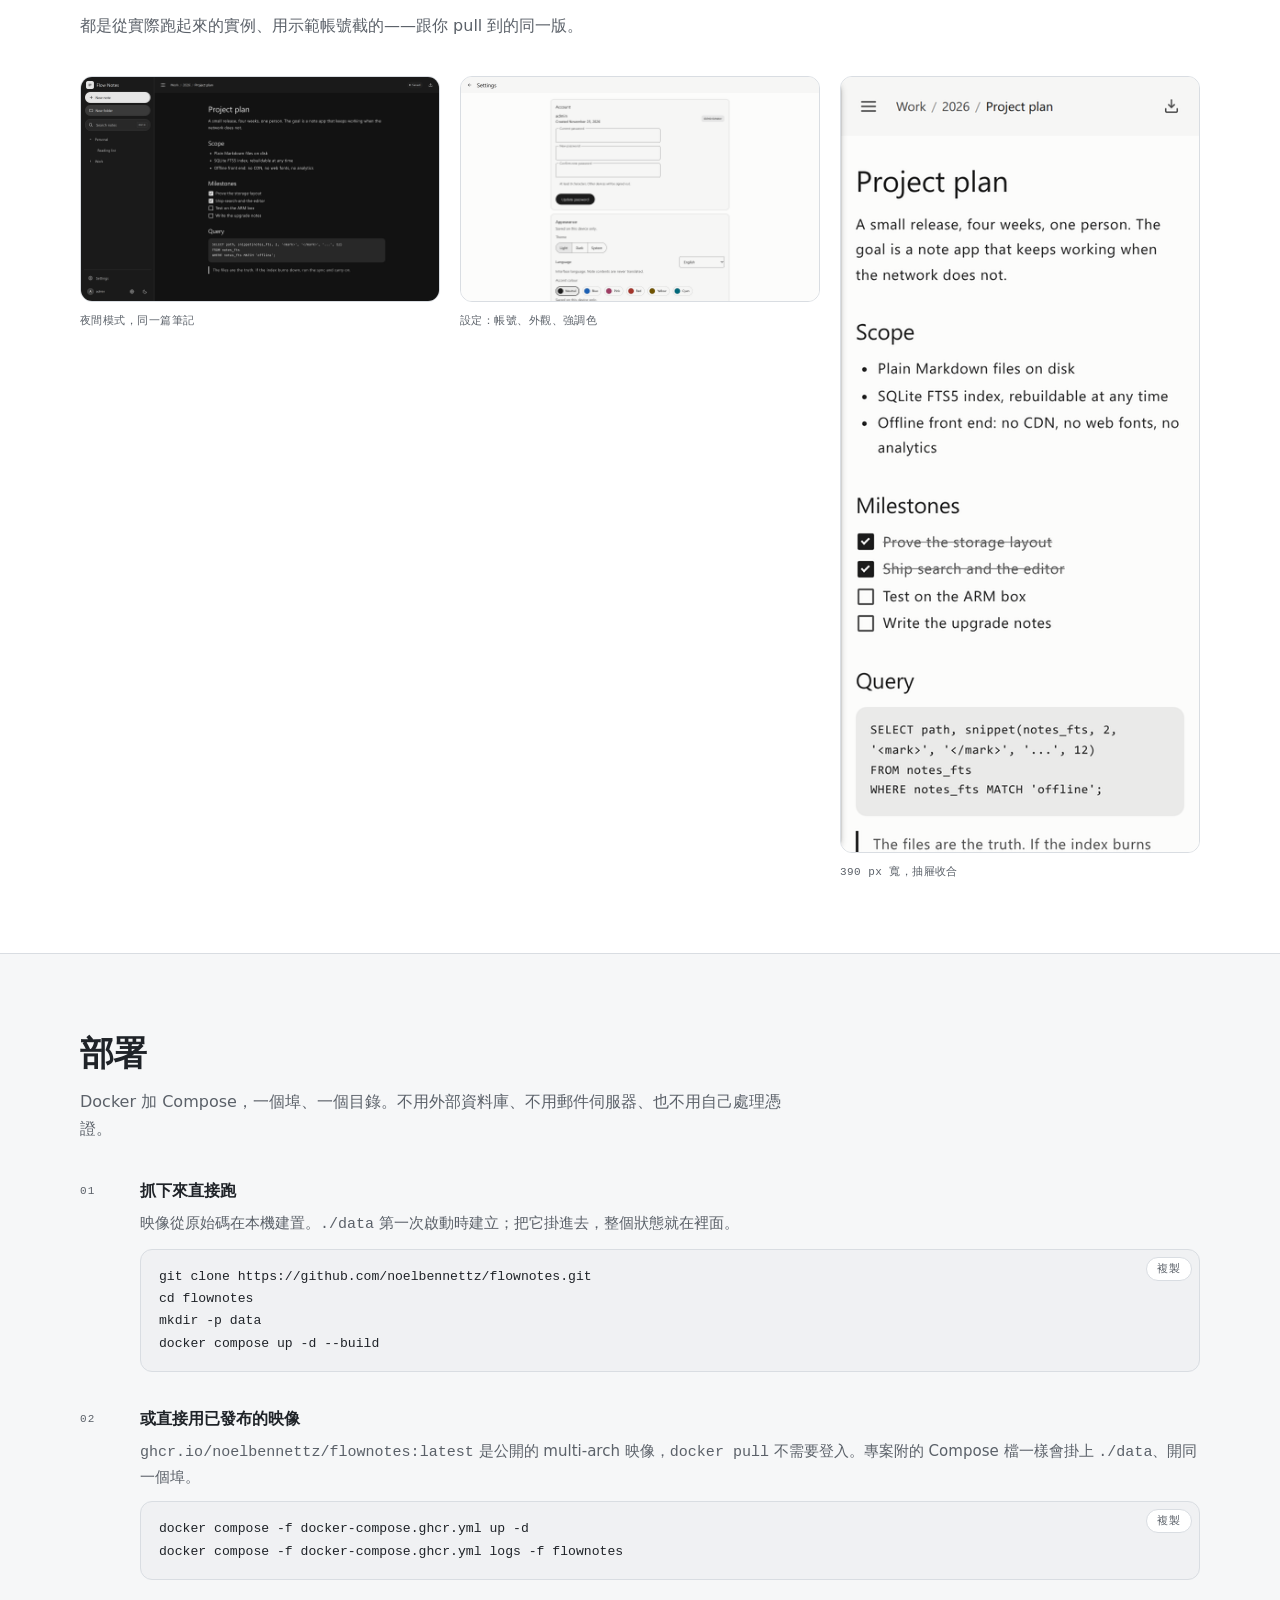
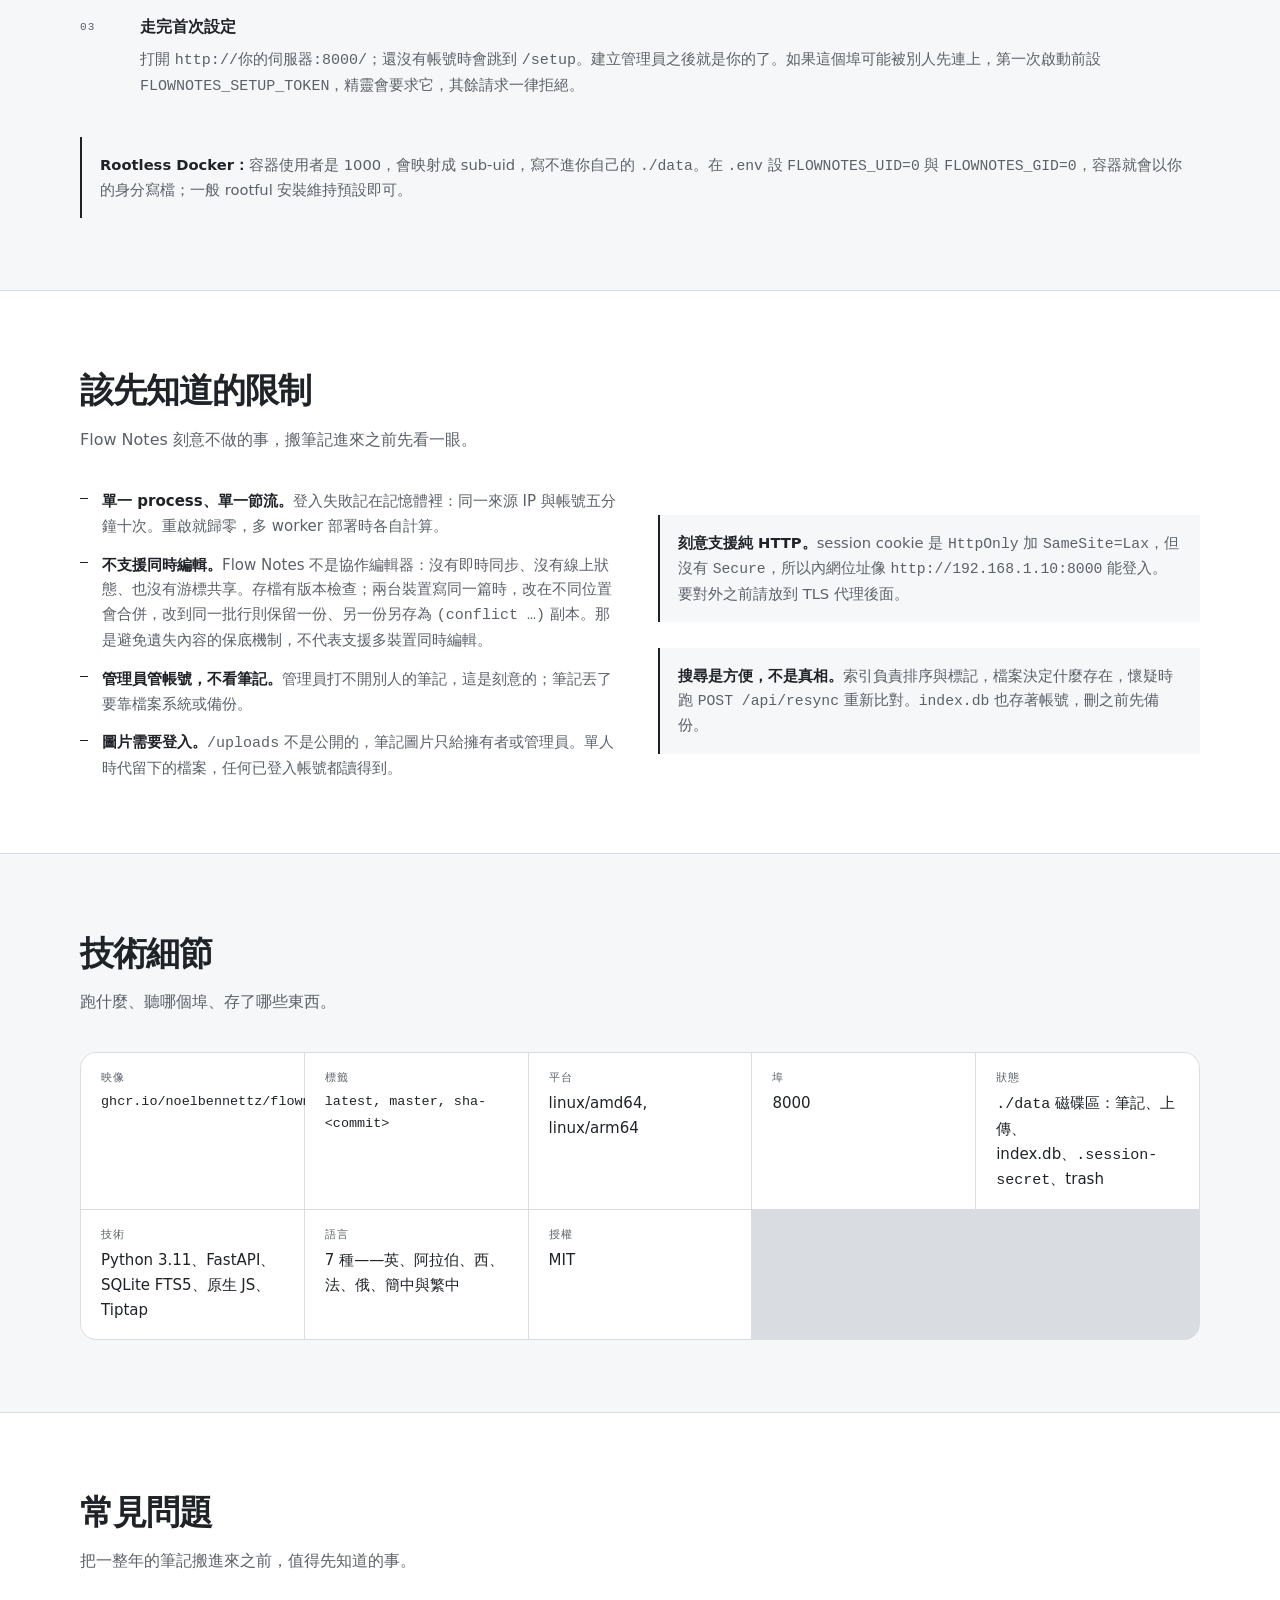
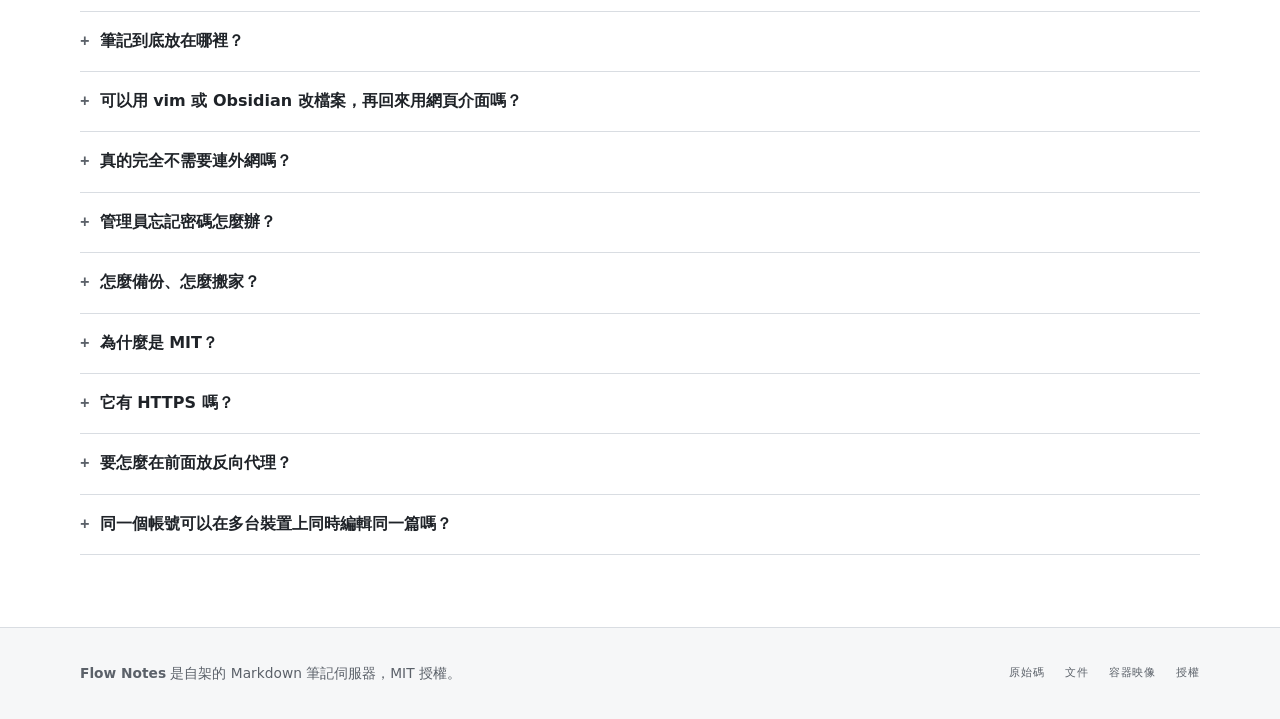
<file: docs/flownotes/zh.html>
<!doctype html>
<html lang="zh-Hant">
<head>
<meta charset="utf-8">
<meta name="viewport" content="width=device-width, initial-scale=1">
<title>Flow Notes — 自架 Markdown 筆記，內建全文檢索</title>
<meta name="description" content="Flow Notes 是自架的筆記伺服器：每篇筆記都是純 Markdown 檔，資料夾就是側邊欄，SQLite FTS5 只是可重建的索引，瀏覽器端完全不做外部請求。">
<meta name="theme-color" content="#ffffff" media="(prefers-color-scheme: light)">
<meta name="theme-color" content="#191919" media="(prefers-color-scheme: dark)">
<meta name="color-scheme" content="light dark">
<link rel="canonical" href="https://noelbennettz.github.io/flownotes/zh.html">
<link rel="alternate" hreflang="en" href="index.html">
<link rel="icon" href="assets/icon.svg" type="image/svg+xml">
<script src="../theme.js"></script>
<link rel="stylesheet" href="../m3.css">
<link rel="stylesheet" href="style.css">
<meta property="og:type" content="website">
<meta property="og:title" content="Flow Notes — 筆記留在自己的硬碟">
<meta property="og:description" content="純 Markdown 檔、可重建的 FTS5 索引、完全不連外網的編輯器。一個容器、一個資料夾、沒有 CDN。">
<meta property="og:url" content="https://noelbennettz.github.io/flownotes/zh.html">
<meta property="og:image" content="https://noelbennettz.github.io/flownotes/assets/og.png">
<meta name="twitter:card" content="summary_large_image">
<script src="app.js" defer></script>
</head>
<body>
<a class="skip" href="#main">跳到內容</a>

<svg class="visually-hidden" aria-hidden="true" focusable="false">
  <symbol id="i-file" viewBox="0 0 24 24" fill="none" stroke="currentColor" stroke-width="1.7" stroke-linecap="round" stroke-linejoin="round"><path d="M6 3h8l4 4v14H6z"/><path d="M14 3v4h4M9 12h6M9 16h4"/></symbol>
  <symbol id="i-folder" viewBox="0 0 24 24" fill="none" stroke="currentColor" stroke-width="1.7" stroke-linecap="round" stroke-linejoin="round"><path d="M3 7a2 2 0 0 1 2-2h4l2 2h8a2 2 0 0 1 2 2v9a2 2 0 0 1-2 2H5a2 2 0 0 1-2-2z"/></symbol>
  <symbol id="i-search" viewBox="0 0 24 24" fill="none" stroke="currentColor" stroke-width="1.7" stroke-linecap="round" stroke-linejoin="round"><circle cx="11" cy="11" r="6.4"/><path d="m16 16 4.2 4.2"/></symbol>
  <symbol id="i-command" viewBox="0 0 24 24" fill="none" stroke="currentColor" stroke-width="1.7" stroke-linecap="round" stroke-linejoin="round"><rect x="3" y="4" width="18" height="16" rx="3"/><path d="m7 9 3 3-3 3M13 15h4"/></symbol>
  <symbol id="i-users" viewBox="0 0 24 24" fill="none" stroke="currentColor" stroke-width="1.7" stroke-linecap="round" stroke-linejoin="round"><circle cx="9" cy="8" r="3.2"/><path d="M3 20c0-3.2 2.7-5.5 6-5.5s6 2.3 6 5.5"/><path d="M16 5.5a3 3 0 0 1 0 5.8M17 14.8c2.4.5 4 2.4 4 5.2"/></symbol>
  <symbol id="i-offline" viewBox="0 0 24 24" fill="none" stroke="currentColor" stroke-width="1.7" stroke-linecap="round" stroke-linejoin="round"><path d="M3 3l18 18"/><path d="M8.5 15.5a5 5 0 0 1 7 0M5 12a10 10 0 0 1 5-2.6M14 9.4A10 10 0 0 1 19 12"/><path d="M12 19h.01"/></symbol>
  <symbol id="i-globe" viewBox="0 0 24 24" fill="none" stroke="currentColor" stroke-width="1.7" stroke-linecap="round" stroke-linejoin="round"><circle cx="12" cy="12" r="8.6"/><path d="M3.4 12h17.2M12 3.4c2.4 2.4 3.7 5.4 3.7 8.6S14.4 18.2 12 20.6c-2.4-2.4-3.7-5.4-3.7-8.6S9.6 5.8 12 3.4Z"/></symbol>
  <symbol id="i-save" viewBox="0 0 24 24" fill="none" stroke="currentColor" stroke-width="1.7" stroke-linecap="round" stroke-linejoin="round"><path d="M5 4h11l3 3v13H5z"/><path d="M8 4v5h7V4M8 20v-6h8v6"/></symbol>
  <symbol id="i-box" viewBox="0 0 24 24" fill="none" stroke="currentColor" stroke-width="1.7" stroke-linecap="round" stroke-linejoin="round"><path d="M12 3 4 7v10l8 4 8-4V7z"/><path d="m4 7 8 4 8-4M12 21V11"/></symbol>
  <symbol id="i-terminal" viewBox="0 0 24 24" fill="none" stroke="currentColor" stroke-width="1.7" stroke-linecap="round" stroke-linejoin="round"><rect x="3" y="4" width="18" height="16" rx="3"/><path d="m7 9 3 3-3 3M13 15h4"/></symbol>
  <symbol id="i-code" viewBox="0 0 24 24" fill="none" stroke="currentColor" stroke-width="1.7" stroke-linecap="round" stroke-linejoin="round"><path d="m8 8-4 4 4 4m8-8 4 4-4 4M14 4l-4 16"/></symbol>
  <symbol id="i-shield" viewBox="0 0 24 24" fill="none" stroke="currentColor" stroke-width="1.7" stroke-linecap="round" stroke-linejoin="round"><path d="M12 3 5 6v5c0 4.5 3 8 7 10 4-2 7-5.5 7-10V6l-7-3Z"/><path d="m9 12 2 2 4-4"/></symbol>
</svg>

<header class="site-header">
  <div class="container">
    <a class="brand" href="./zh.html">
      <img src="assets/icon.svg" alt="" width="26" height="26">
      Flow Notes
    </a>
    <nav class="nav" aria-label="主選單">
      <a class="hide-sm" href="#features">功能</a>
      <a class="hide-sm" href="#screens">畫面</a>
      <a class="hide-sm" href="#deploy">部署</a>
      <a class="hide-sm" href="https://github.com/noelbennettz/flownotes">GitHub</a>
      <button class="theme-toggle" type="button" aria-pressed="false">夜間</button>
      <a class="lang" href="index.html" hreflang="en" lang="en">English</a>
    </nav>
  </div>
</header>

<main id="main">

<section class="hero">
  <div class="container">
    <div>
      <p class="eyebrow">自架 · Docker · MIT</p>
      <h1>筆記，就放在<br><em>自己的硬碟。</em></h1>
      <p class="lede">
        Flow Notes 是自己跑的筆記伺服器。每篇筆記都是 <code>data/notes/&lt;帳號&gt;/</code>
        底下的純 Markdown 檔，資料夾結構就是側邊欄，SQLite 只存帳號和一份從檔案重建的
        索引。瀏覽器端不向網路抓任何東西——沒有 CDN、沒有線上字體、沒有外部圖示。
      </p>
      <div class="actions">
        <a class="btn btn-primary" href="#deploy">
          <svg aria-hidden="true"><use href="#i-terminal"/></svg>
          用 Compose 部署
        </a>
        <a class="btn" href="https://github.com/noelbennettz/flownotes">
          <svg aria-hidden="true"><use href="#i-code"/></svg>
          原始碼與文件
        </a>
      </div>
      <ul class="pills">
        <li>MIT</li>
        <li>七種介面語言</li>
        <li>SQLite FTS5</li>
        <li>多使用者</li>
        <li>映像約 51 MB（壓縮後）</li>
        <li>零外部請求</li>
      </ul>
    </div>
    <div class="sheet">
      <div class="sheet__bar" aria-hidden="true">
        <span></span><span></span><span></span>
        <div class="sheet__path">data/notes/admin/Work/2026/Project plan.md</div>
      </div>
      <img class="only-light" src="assets/main-light.png" width="1440" height="900" alt="Flow Notes 介面：左側是資料夾與選中的筆記，右側編輯區有標題、待辦清單與程式碼區塊">
      <img class="only-dark" src="assets/main-dark.png" width="1440" height="900" alt="同一篇筆記的夜間模式">
    </div>
  </div>
</section>

<section id="features" class="alt">
  <div class="container">
    <div class="section-head">
      <h2>它做什麼</h2>
      <p>儲存、檢索、編輯與帳號，以及每一項刻意不做的事。</p>
    </div>
    <div class="grid">
      <article class="card">
        <div class="icon"><svg aria-hidden="true"><use href="#i-file"/></svg></div>
        <h3>檔案優先</h3>
        <p>一篇筆記一個 Markdown 檔，一個資料夾一層側邊欄，沒有隱藏格式。用 SSH 改檔案也行，目錄樹與索引兩秒內跟上。</p>
      </article>
      <article class="card">
        <div class="icon"><svg aria-hidden="true"><use href="#i-search"/></svg></div>
        <h3>可以重建的搜尋</h3>
        <p>SQLite FTS5，用 <code>snippet()</code> 產生片段並以 <code>&lt;mark&gt;</code> 標記命中；FTS 落空時退到子字串比對，中文詞也找得到。索引刪掉重掃就好。</p>
      </article>
      <article class="card">
        <div class="icon"><svg aria-hidden="true"><use href="#i-command"/></svg></div>
        <h3>說 Markdown 的編輯器</h3>
        <p>Tiptap 加上 Markdown 往返。行首打 <code>/</code> 開 17 個指令；<code># </code>、<code>- </code>、<code>1. </code>、<code>&gt; </code>、<code>---</code> 與圍籬邊打邊轉換；貼上截圖會自動上傳並插入。</p>
      </article>
      <article class="card">
        <div class="icon"><svg aria-hidden="true"><use href="#i-users"/></svg></div>
        <h3>各自獨立的帳號空間</h3>
        <p>每個帳號擁有 <code>notes/&lt;名稱&gt;/</code> 與 <code>uploads/&lt;名稱&gt;/</code>，索引查詢一律按 owner 過濾。管理員可新增、停用、刪除帳號；刪除是把檔案搬進 <code>data/trash/</code>。</p>
      </article>
      <article class="card">
        <div class="icon"><svg aria-hidden="true"><use href="#i-offline"/></svg></div>
        <h3>完全不連外網</h3>
        <p>瀏覽器需要的東西都由你的伺服器提供：編輯器 bundle 由 esbuild 在本機打包、所有圖示都是內嵌 SVG、Content-Security-Policy 只允許同源。只能連內網、連不上外網的瀏覽器仍然拿到完整介面。</p>
      </article>
      <article class="card">
        <div class="icon"><svg aria-hidden="true"><use href="#i-globe"/></svg></div>
        <h3>七種語言，含 RTL</h3>
        <p>英、阿拉伯、西、法、俄與繁簡中文，阿拉伯語是完整鏡像版面。淺色、深色或跟隨系統，另有六種強調色。</p>
      </article>
      <article class="card">
        <div class="icon"><svg aria-hidden="true"><use href="#i-save"/></svg></div>
        <h3>關掉分頁也留得住的自動存檔</h3>
        <p>停筆 600 毫秒就存；頁面被隱藏時用 <code>keepalive</code> 補送未送的變更。任何一篇也能以 Markdown 的 ZIP 帶走。</p>
      </article>
      <article class="card">
        <div class="icon"><svg aria-hidden="true"><use href="#i-box"/></svg></div>
        <h3>一個容器、一個目錄</h3>
        <p>multi-arch 映像支援 <code>linux/amd64</code> 與 <code>linux/arm64</code>。掛上 <code>./data</code>，整個狀態就都在那裡：筆記、圖片、帳號、索引。</p>
      </article>
    </div>
  </div>
</section>

<section id="screens">
  <div class="container">
    <div class="section-head">
      <h2>畫面</h2>
      <p>都是從實際跑起來的實例、用示範帳號截的——跟你 pull 到的同一版。</p>
    </div>
    <div class="shots">
      <figure class="shot">
        <img src="assets/main-dark.png" width="1440" height="900" alt="夜間模式：側邊欄的 Personal 與 Work 資料夾，以及含待辦清單與 SQL 片段的筆記" loading="lazy">
        <figcaption>夜間模式，同一篇筆記</figcaption>
      </figure>
      <figure class="shot">
        <img src="assets/settings-light.png" width="1440" height="900" alt="設定頁：帳號與密碼、外觀（主題、語言、強調色）" loading="lazy">
        <figcaption>設定：帳號、外觀、強調色</figcaption>
      </figure>
      <figure class="shot">
        <img src="assets/mobile-light.png" width="390" height="844" alt="手機寬度：漢堡按鈕、麵包屑與編輯畫布" loading="lazy">
        <figcaption>390 px 寬，抽屜收合</figcaption>
      </figure>
    </div>
  </div>
</section>


<section id="deploy" class="alt">
  <div class="container">
    <div class="section-head">
      <h2>部署</h2>
      <p>Docker 加 Compose，一個埠、一個目錄。不用外部資料庫、不用郵件伺服器、也不用自己處理憑證。</p>
    </div>
    <div class="steps">
      <div class="step">
        <div class="step__num">01</div>
        <div>
          <h3>抓下來直接跑</h3>
          <p>映像從原始碼在本機建置。<code>./data</code> 第一次啟動時建立；把它掛進去，整個狀態就在裡面。</p>
          <div class="copy-wrap">
            <button class="copy" type="button" data-copy>複製</button>
            <pre><code>git clone https://github.com/noelbennettz/flownotes.git
cd flownotes
mkdir -p data
docker compose up -d --build</code></pre>
          </div>
        </div>
      </div>
      <div class="step">
        <div class="step__num">02</div>
        <div>
          <h3>或直接用已發布的映像</h3>
          <p><code>ghcr.io/noelbennettz/flownotes:latest</code> 是公開的 multi-arch 映像，<code>docker pull</code> 不需要登入。專案附的 Compose 檔一樣會掛上 <code>./data</code>、開同一個埠。</p>
          <div class="copy-wrap">
            <button class="copy" type="button" data-copy>複製</button>
            <pre><code>docker compose -f docker-compose.ghcr.yml up -d
docker compose -f docker-compose.ghcr.yml logs -f flownotes</code></pre>
          </div>
        </div>
      </div>
      <div class="step">
        <div class="step__num">03</div>
        <div>
          <h3>走完首次設定</h3>
          <p>打開 <code>http://你的伺服器:8000/</code>；還沒有帳號時會跳到 <code>/setup</code>。建立管理員之後就是你的了。如果這個埠可能被別人先連上，第一次啟動前設 <code>FLOWNOTES_SETUP_TOKEN</code>，精靈會要求它，其餘請求一律拒絕。</p>
        </div>
      </div>
    </div>
    <p class="note">
      <strong>Rootless Docker：</strong>容器使用者是 1000，會映射成 sub-uid，寫不進你自己的
      <code>./data</code>。在 <code>.env</code> 設 <code>FLOWNOTES_UID=0</code> 與
      <code>FLOWNOTES_GID=0</code>，容器就會以你的身分寫檔；一般 rootful 安裝維持預設即可。
    </p>
  </div>
</section>

<section id="limits">
  <div class="container">
    <div class="section-head">
      <h2>該先知道的限制</h2>
      <p>Flow Notes 刻意不做的事，搬筆記進來之前先看一眼。</p>
    </div>
    <div class="split">
      <div>
        <ul class="checks">
          <li><strong>單一 process、單一節流。</strong>登入失敗記在記憶體裡：同一來源 IP 與帳號五分鐘十次。重啟就歸零，多 worker 部署時各自計算。</li>
          <li><strong>不支援同時編輯。</strong>Flow Notes 不是協作編輯器：沒有即時同步、沒有線上狀態、也沒有游標共享。存檔有版本檢查；兩台裝置寫同一篇時，改在不同位置會合併，改到同一批行則保留一份、另一份另存為 <code>(conflict …)</code> 副本。那是避免遺失內容的保底機制，不代表支援多裝置同時編輯。</li>
          <li><strong>管理員管帳號，不看筆記。</strong>管理員打不開別人的筆記，這是刻意的；筆記丟了要靠檔案系統或備份。</li>
          <li><strong>圖片需要登入。</strong><code>/uploads</code> 不是公開的，筆記圖片只給擁有者或管理員。單人時代留下的檔案，任何已登入帳號都讀得到。</li>
        </ul>
      </div>
      <div>
        <p class="note">
          <strong>刻意支援純 HTTP。</strong>session cookie 是 <code>HttpOnly</code> 加
          <code>SameSite=Lax</code>，但沒有 <code>Secure</code>，所以內網位址像
          <code>http://192.168.1.10:8000</code> 能登入。要對外之前請放到 TLS 代理後面。
        </p>
        <p class="note">
          <strong>搜尋是方便，不是真相。</strong>索引負責排序與標記，檔案決定什麼存在，懷疑時跑
          <code>POST /api/resync</code> 重新比對。<code>index.db</code> 也存著帳號，刪之前先備份。
        </p>
      </div>
    </div>
  </div>
</section>


<section id="specs" class="alt">
  <div class="container">
    <div class="section-head">
      <h2>技術細節</h2>
      <p>跑什麼、聽哪個埠、存了哪些東西。</p>
    </div>
    <dl class="specs">
      <div><dt>映像</dt><dd class="mono">ghcr.io/noelbennettz/flownotes</dd></div>
      <div><dt>標籤</dt><dd class="mono">latest, master, sha-&lt;commit&gt;</dd></div>
      <div><dt>平台</dt><dd>linux/amd64, linux/arm64</dd></div>
      <div><dt>埠</dt><dd>8000</dd></div>
      <div><dt>狀態</dt><dd><code>./data</code> 磁碟區：筆記、上傳、index.db、<code>.session-secret</code>、trash</dd></div>
      <div><dt>技術</dt><dd>Python 3.11、FastAPI、SQLite FTS5、原生 JS、Tiptap</dd></div>
      <div><dt>語言</dt><dd>7 種——英、阿拉伯、西、法、俄、簡中與繁中</dd></div>
      <div><dt>授權</dt><dd>MIT</dd></div>
    </dl>
  </div>
</section>

<section id="faq">
  <div class="container">
    <div class="section-head">
      <h2>常見問題</h2>
      <p>把一整年的筆記搬進來之前，值得先知道的事。</p>
    </div>
    <div class="faq">
      <details>
        <summary>筆記到底放在哪裡？</summary>
        <p><code>data/notes/&lt;帳號&gt;/</code>，一篇筆記一個 <code>.md</code>，資料夾就是資料夾。<code>data/index.db</code> 存帳號與 FTS5 索引；搜尋表可以從檔案重建，帳號資料不行，所以刪之前先複製它。真正值得備份的是 Markdown。</p>
      </details>
      <details>
        <summary>可以用 vim 或 Obsidian 改檔案，再回來用網頁介面嗎？</summary>
        <p>可以。<code>GET /api/tree</code> 與 <code>GET /api/search</code> 每帳號最多每兩秒比對一次磁碟與索引，外部修改不用重啟就會出現。同一篇在瀏覽器開著時若檔案被改寫，瀏覽器下次儲存會在改動位於不同位置時合併；若改到同一批行，瀏覽器的內容會另存成一份 <code>(conflict …)</code> 筆記，不會蓋掉外部那份。</p>
      </details>
      <details>
        <summary>真的完全不需要連外網嗎？</summary>
        <p>頁面、樣式、編輯器 bundle 與所有圖示都同源，伺服器送出同源的 Content-Security-Policy（<code>default-src 'self'</code>，另外允許 App 自己內嵌的樣式與腳本）。任何時刻都不會向 CDN、字體服務或圖示站台抓東西。</p>
      </details>
      <details>
        <summary>管理員忘記密碼怎麼辦？</summary>
        <p>在伺服器上跑 <code>python -m app.cli passwd admin</code>，或 <code>docker compose exec -it flownotes python -m app.cli passwd admin</code>。它直接寫資料庫，不用重啟，該帳號既有的 session 會立刻失效。</p>
      </details>
      <details>
        <summary>怎麼備份、怎麼搬家？</summary>
        <p>複製 <code>data/</code>——筆記、上傳、<code>index.db</code> 與 <code>.session-secret</code>——在新主機用同一個目錄起容器即可。帶著 session 密鑰，大家不用重新登入；不帶只是被登出。</p>
      </details>
      <details>
        <summary>為什麼是 MIT？</summary>
        <p>它就是個小型自用工具：自己跑、fork、改、再散布都行，唯一的要求是副本要帶著版權聲明。</p>
      </details>
      <details>
        <summary>它有 HTTPS 嗎？</summary>
        <p>沒有。App 以純 HTTP 監聽（uvicorn 8000 埠），映像裡沒有憑證、沒有 ACME 用戶端、也沒有 HSTS 標頭。這是刻意的：session cookie 是 <code>HttpOnly</code> 加 <code>SameSite=Lax</code>，但沒有 <code>Secure</code>，內網位址像 <code>http://192.168.1.10:8000</code> 才登得進去。請讓這個埠留在內網，或在前端終結 TLS。</p>
      </details>
      <details>
        <summary>要怎麼在前面放反向代理？</summary>
        <p>Caddy 兩行就好：<code>notes.example.com { reverse_proxy 127.0.0.1:8000 }</code>。nginx 則是 <code>proxy_pass http://127.0.0.1:8000;</code> 加 <code>proxy_set_header Host $host;</code>，並把 <code>client_max_body_size</code> 提到 21m 以上，否則 20 MB 的圖片上傳會被擋。不需要 WebSocket upgrade；把發布埠綁在 <code>127.0.0.1</code> 就能讓純 HTTP 不出現在網路上。兩種設定都寫在 DOCS.md。</p>
      </details>
      <details>
        <summary>同一個帳號可以在多台裝置上同時編輯同一篇嗎？</summary>
        <p>不行。Flow Notes 不支援同時編輯：沒有即時同步、沒有線上狀態、也沒有游標共享，兩台裝置無法可靠地同時在同一篇裡打字。存檔的版本檢查只是保底——改在不同位置會合併，改到同一批行時會保留一份、另一份另存為 <code>(conflict …)</code> 筆記——那是為了避免內容遺失，不是讓多裝置同時編輯成為支援的工作流程。正在編輯的筆記請一次只用一台裝置。</p>
      </details>
    </div>
  </div>
</section>

</main>

<footer class="site-footer">
  <div class="container">
    <p><strong>Flow Notes</strong> 是自架的 Markdown 筆記伺服器，MIT 授權。</p>
    <nav aria-label="頁尾">
      <a href="https://github.com/noelbennettz/flownotes">原始碼</a>
      <a href="https://github.com/noelbennettz/flownotes/blob/master/README.md">文件</a>
      <a href="https://github.com/noelbennettz/flownotes/pkgs/container/flownotes">容器映像</a>
      <a href="https://github.com/noelbennettz/flownotes/blob/master/LICENSE">授權</a>
    </nav>
  </div>
</footer>

<script type="application/ld+json">
{
  "@context": "https://schema.org",
  "@type": "SoftwareApplication",
  "name": "Flow Notes",
  "operatingSystem": "Linux (Docker)",
  "applicationCategory": "ProductivityApplication",
  "offers": { "@type": "Offer", "price": "0", "priceCurrency": "USD" },
  "license": "https://opensource.org/license/mit",
  "codeRepository": "https://github.com/noelbennettz/flownotes",
  "downloadUrl": "https://github.com/noelbennettz/flownotes/pkgs/container/flownotes"
}
</script>
</body>
</html>
</file>
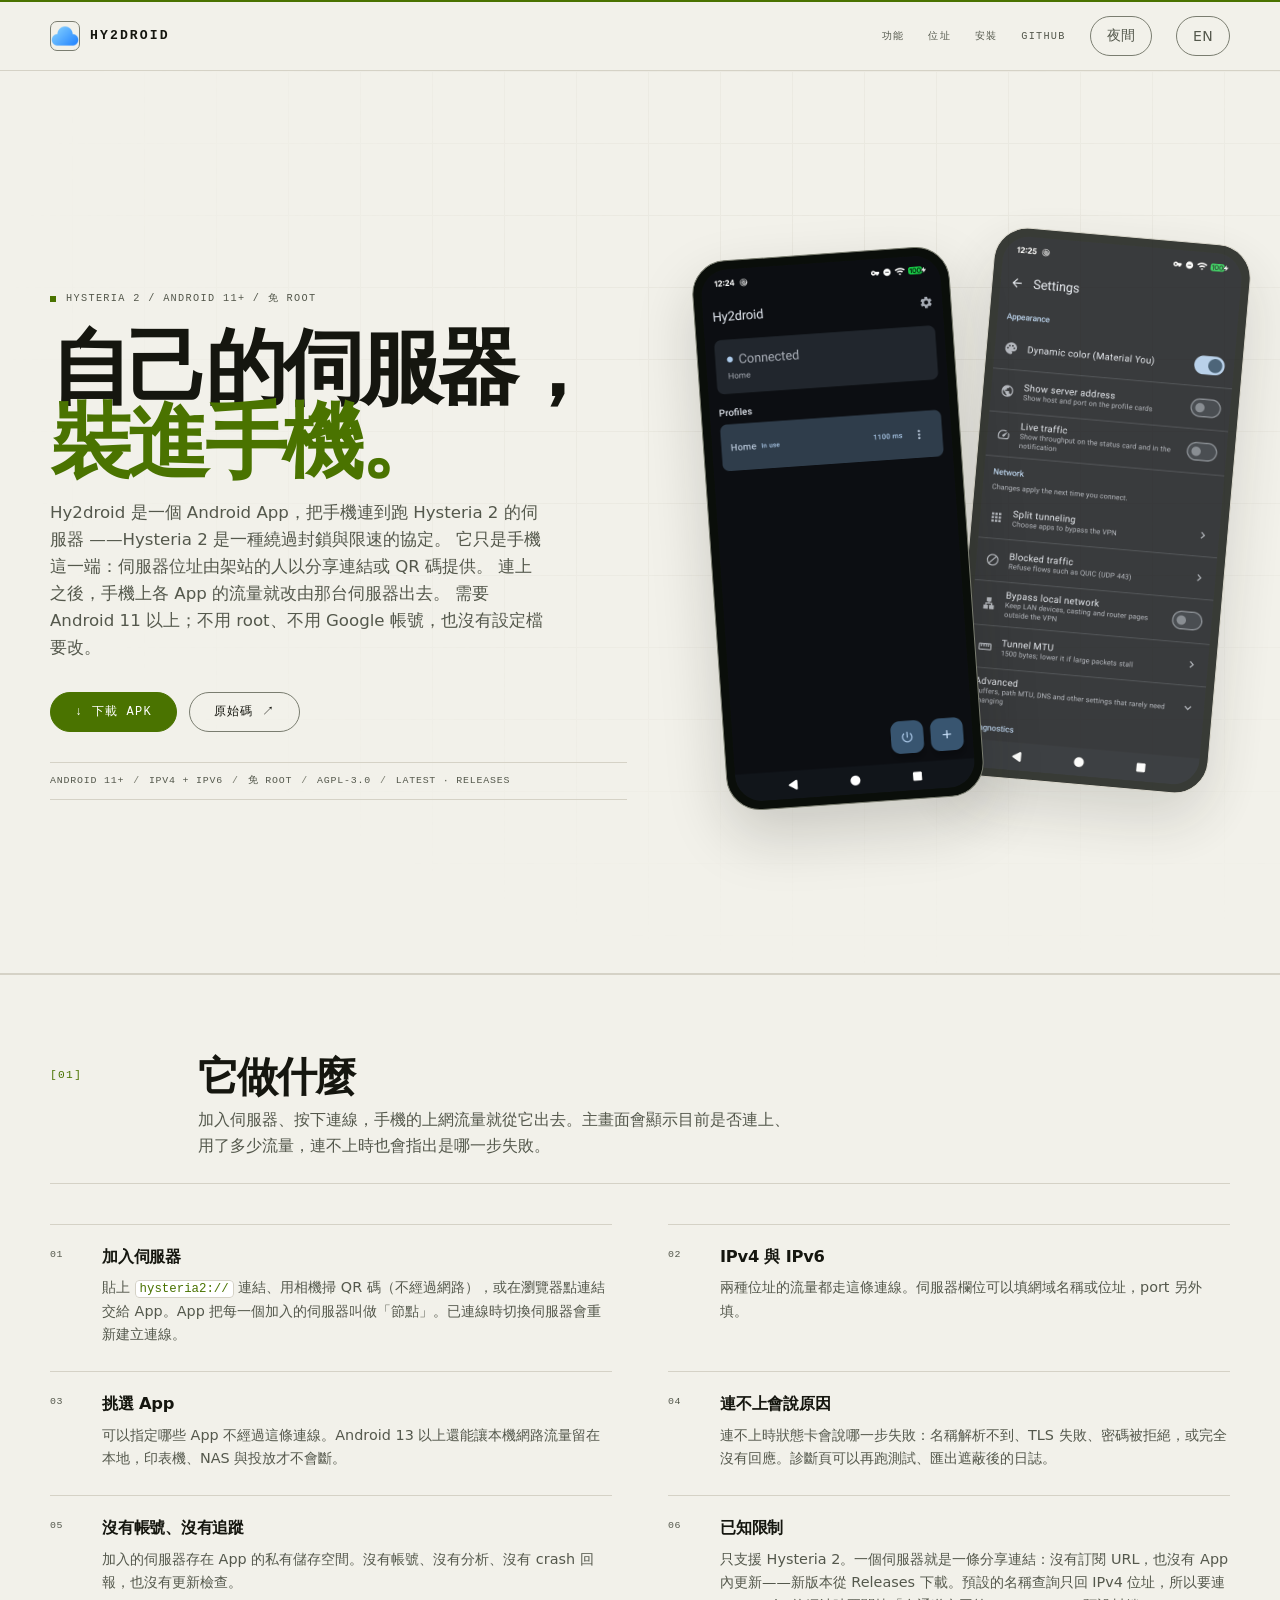
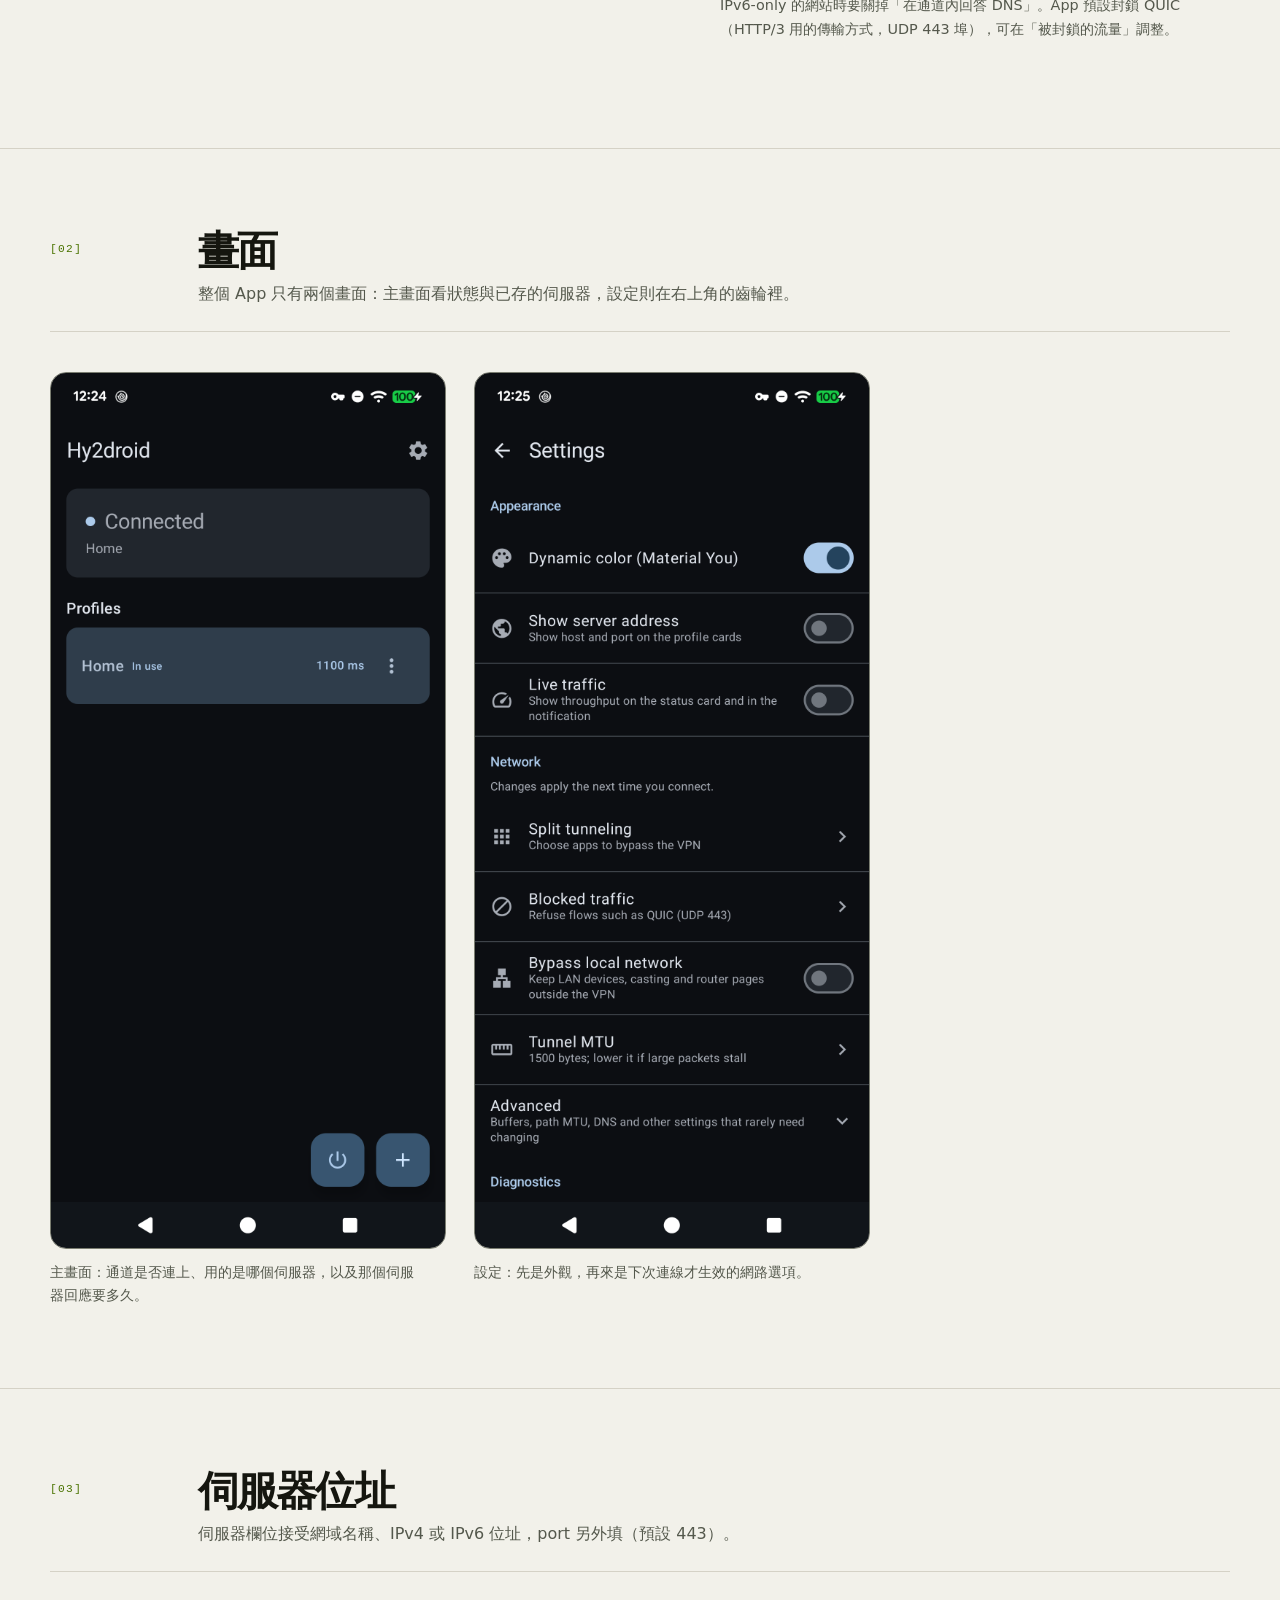
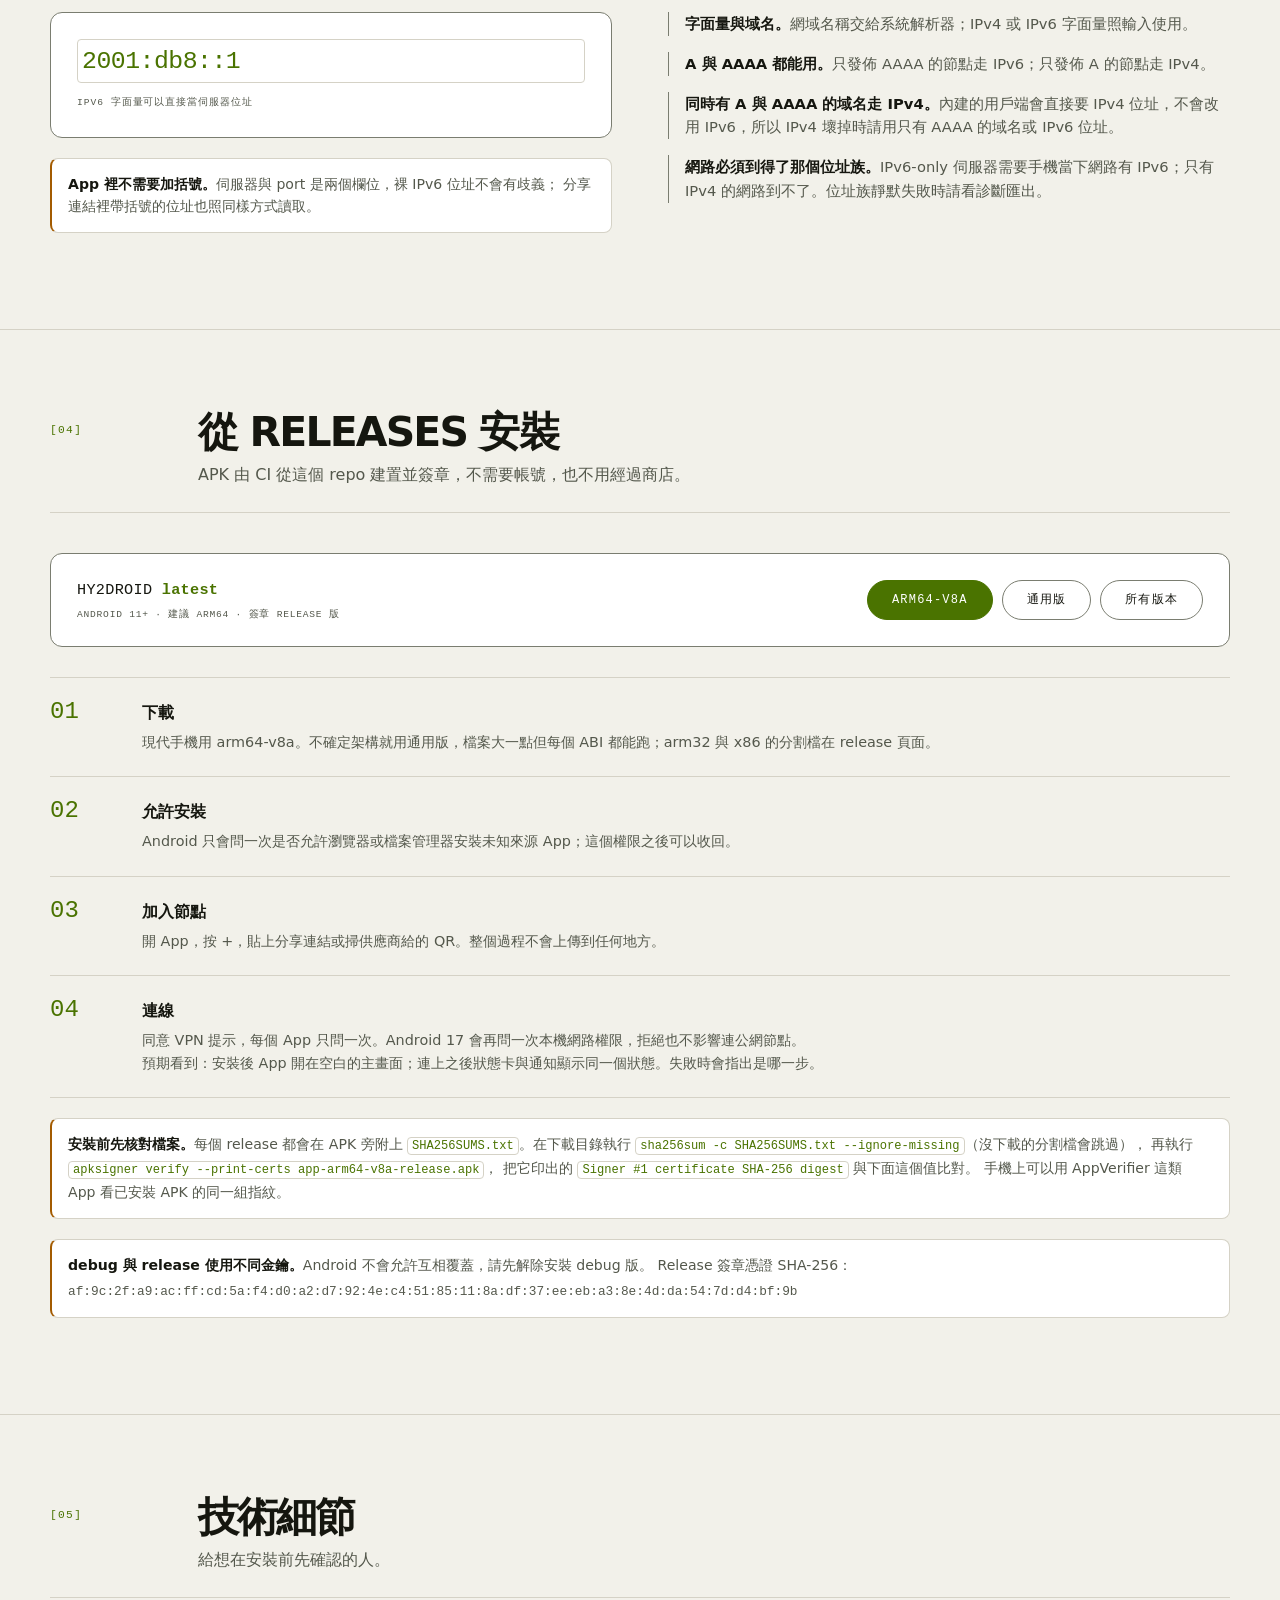
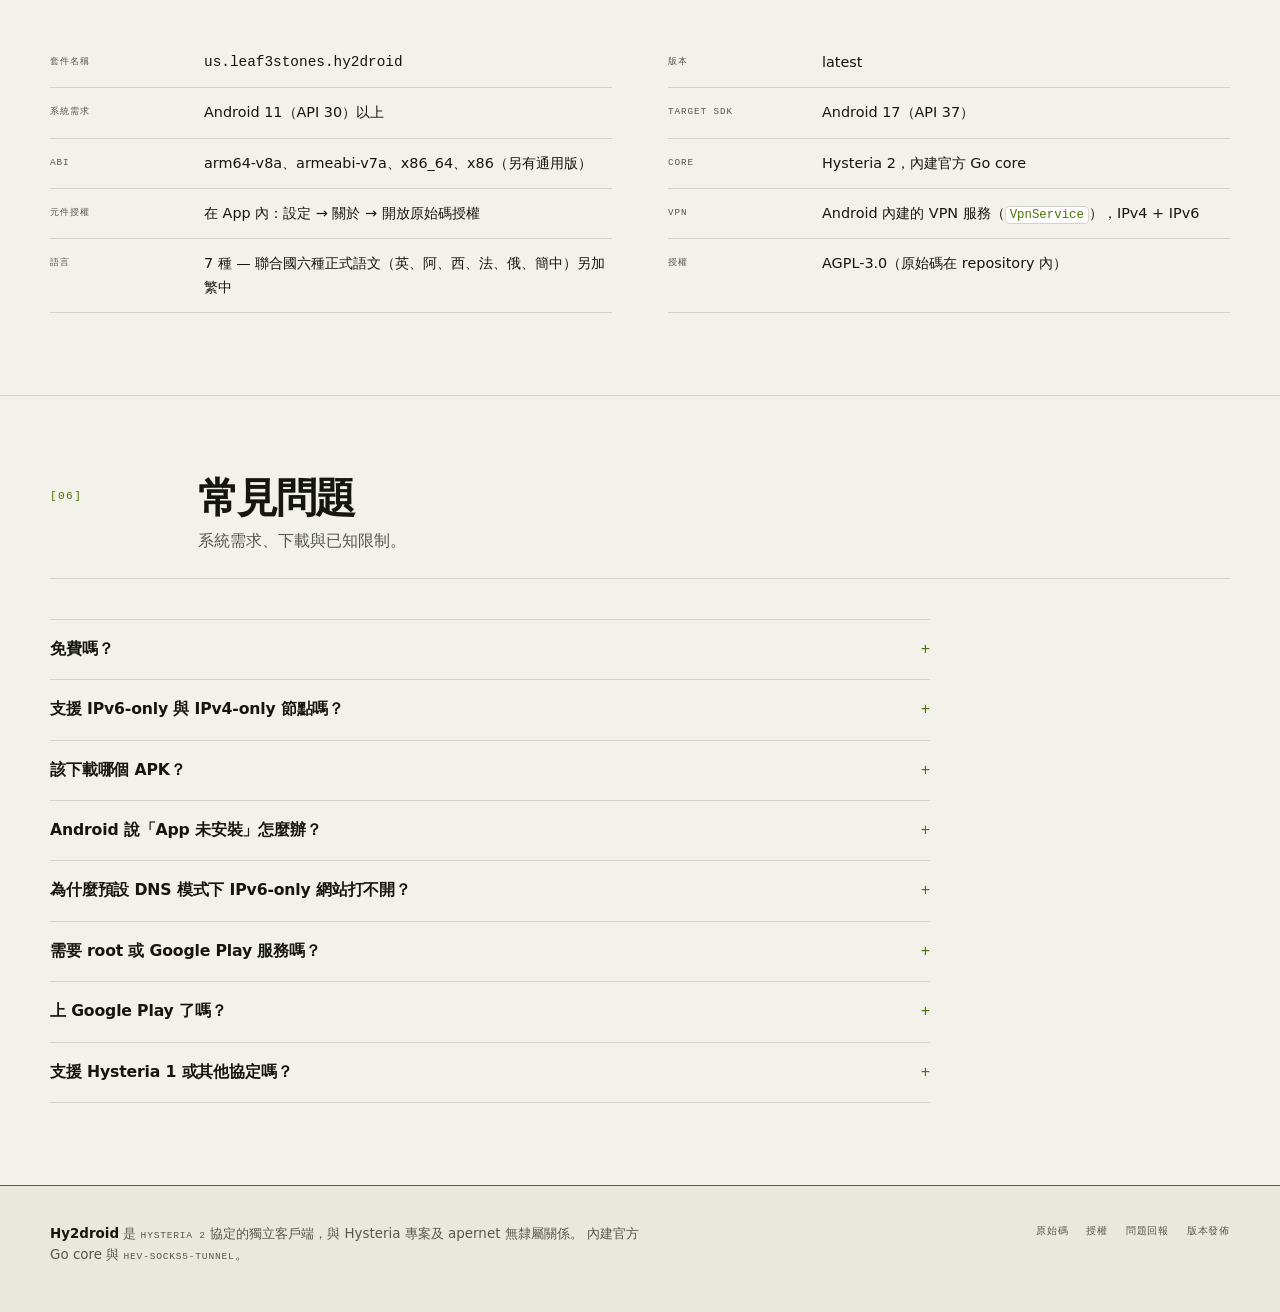
<file: docs/Hy2droid/zh.html>
<!doctype html>
<html lang="zh-Hant">
<head>
<meta charset="utf-8">
<meta name="viewport" content="width=device-width, initial-scale=1">
<title>Hy2droid — Hysteria 2 的 Android 用戶端</title>
<meta name="description" content="Hy2droid 是免費、開源的 Android Hysteria 2 客戶端。貼上分享連結或掃 QR，就能用完整通道連線，支援 IPv4 與 IPv6，不需 root、不需 Google Play 服務。">
<meta name="theme-color" content="#070907">
<meta name="color-scheme" content="dark light">
<link rel="canonical" href="https://noelbennettz.github.io/Hy2droid/zh.html">
<link rel="alternate" hreflang="en" href="index.html">
<link rel="icon" href="assets/icon.png" type="image/png">
<link rel="apple-touch-icon" href="assets/icon.png">
<script src="../theme.js"></script>
<link rel="stylesheet" href="../m3.css">
<link rel="stylesheet" href="style.css">
<meta property="og:type" content="website">
<meta property="og:title" content="Hy2droid — Hysteria 2 的 Android 用戶端">
<meta property="og:description" content="貼上 hysteria2:// 或掃 QR 就開通。完整通道、IPv4 + IPv6、免 root、免 Play 服務。">
<meta property="og:url" content="https://noelbennettz.github.io/Hy2droid/zh.html">
<meta property="og:image" content="https://noelbennettz.github.io/Hy2droid/assets/screenshot-home.png">
<meta name="twitter:card" content="summary_large_image">
<script src="app.js" defer></script>
</head>
<body>
<a class="skip" href="#main">跳到內容</a>

<header class="site-header">
  <div class="container">
    <a class="brand" href="zh.html">
      <img src="assets/icon.png" alt="" width="30" height="30">
      Hy2droid
    </a>
    <nav class="nav" aria-label="主要導覽">
      <a class="hide-sm" href="#features">功能</a>
      <a class="hide-sm" href="#ipv6">位址</a>
      <a class="nav-install" href="#install">安裝</a>
      <a class="hide-sm" href="https://github.com/noelbennettz/Hy2droid">GitHub</a>
      <button class="theme-toggle" type="button" aria-pressed="false">夜間</button>
      <a class="lang" href="index.html" hreflang="en" lang="en">EN</a>
    </nav>
  </div>
</header>

<main id="main">

<section class="hero">
  <div class="container">
    <div>
      <p class="eyebrow"><span class="dot"></span>Hysteria 2 / Android 11+ / 免 root</p>
      <h1>自己的伺服器，<br><span class="grad">裝進手機。</span></h1>
      <p class="lede">
        Hy2droid 是一個 Android App，把手機連到跑 Hysteria 2 的伺服器
        ——Hysteria 2 是一種繞過封鎖與限速的協定。
        它只是手機這一端：伺服器位址由架站的人以分享連結或 QR 碼提供。
        連上之後，手機上各 App 的流量就改由那台伺服器出去。
        需要 Android 11 以上；不用 root、不用 Google 帳號，也沒有設定檔要改。
      </p>
      <div class="actions">
        <a class="btn btn-primary" href="https://github.com/noelbennettz/Hy2droid/releases/latest/download/app-arm64-v8a-release.apk" data-asset="arm64">
          ↓ 下載 APK
        </a>
        <a class="btn" href="https://github.com/noelbennettz/Hy2droid">原始碼 ↗</a>
      </div>
      <div class="pills">
        <span class="pill">Android 11+</span>
        <span class="pill">IPv4 + IPv6</span>
        <span class="pill">免 root</span>
        <span class="pill">AGPL-3.0</span>
        <span class="pill"><span id="release-version">latest</span> · <span id="release-date">releases</span></span>
      </div>
    </div>
    <div class="hero-art">
      <div class="phone back">
        <img src="assets/screenshot-settings.png" width="1080" height="2400" loading="lazy" alt="設定畫面：網路選項">
      </div>
      <div class="phone front">
        <img src="assets/screenshot-home.png" width="1080" height="2400" alt="主畫面：已連線的通道與節點列表">
      </div>
    </div>
  </div>
</section>

<section id="features">
  <div class="container">
    <div class="section-head">
      <h2>它做什麼</h2>
      <p>加入伺服器、按下連線，手機的上網流量就從它出去。主畫面會顯示目前是否連上、
        用了多少流量，連不上時也會指出是哪一步失敗。</p>
    </div>
    <div class="grid">
      <article class="card">
        <h3>加入伺服器</h3>
        <p>貼上 <code>hysteria2://</code> 連結、用相機掃 QR 碼（不經過網路），或在瀏覽器點連結交給 App。App 把每一個加入的伺服器叫做「節點」。已連線時切換伺服器會重新建立連線。</p>
      </article>
      <article class="card">
        <h3>IPv4 與 IPv6</h3>
        <p>兩種位址的流量都走這條連線。伺服器欄位可以填網域名稱或位址，port 另外填。</p>
      </article>
      <article class="card">
        <h3>挑選 App</h3>
        <p>可以指定哪些 App 不經過這條連線。Android 13 以上還能讓本機網路流量留在本地，印表機、NAS 與投放才不會斷。</p>
      </article>
      <article class="card">
        <h3>連不上會說原因</h3>
        <p>連不上時狀態卡會說哪一步失敗：名稱解析不到、TLS 失敗、密碼被拒絕，或完全沒有回應。診斷頁可以再跑測試、匯出遮蔽後的日誌。</p>
      </article>
      <article class="card">
        <h3>沒有帳號、沒有追蹤</h3>
        <p>加入的伺服器存在 App 的私有儲存空間。沒有帳號、沒有分析、沒有 crash 回報，也沒有更新檢查。</p>
      </article>
      <article class="card">
        <h3>已知限制</h3>
        <p>只支援 Hysteria 2。一個伺服器就是一條分享連結：沒有訂閱 URL，也沒有 App 內更新——新版本從 Releases 下載。預設的名稱查詢只回 IPv4 位址，所以要連 IPv6-only 的網站時要關掉「在通道內回答 DNS」。App 預設封鎖 QUIC（HTTP/3 用的傳輸方式，UDP 443 埠），可在「被封鎖的流量」調整。</p>
      </article>
    </div>
  </div>
</section>

<section id="screens">
  <div class="container">
    <div class="section-head">
      <h2>畫面</h2>
      <p>整個 App 只有兩個畫面：主畫面看狀態與已存的伺服器，設定則在右上角的齒輪裡。</p>
    </div>
    <div class="shots">
      <figure>
        <img src="assets/screenshots/s1.png" width="1080" height="2400" loading="lazy" alt="主畫面：標著「已連線」的狀態卡寫出節點名稱 Home，下方節點列表把 Home 標為使用中並顯示 1100 ms 延遲，右下角是連線與新增節點按鈕。">
        <figcaption>主畫面：通道是否連上、用的是哪個伺服器，以及那個伺服器回應要多久。</figcaption>
      </figure>
      <figure>
        <img src="assets/screenshots/s2.png" width="1080" height="2400" loading="lazy" alt="設定畫面：外觀區有動態配色、顯示伺服器位址與即時流量，網路區有分割通道、被封鎖的流量、略過本機網路與通道 MTU，下方註明變更會在下次連線時生效。">
        <figcaption>設定：先是外觀，再來是下次連線才生效的網路選項。</figcaption>
      </figure>
    </div>
  </div>
</section>

<section id="ipv6">
  <div class="container">
    <div class="section-head">
      <h2>伺服器位址</h2>
      <p>伺服器欄位接受網域名稱、IPv4 或 IPv6 位址，port 另外填（預設 443）。</p>
    </div>
    <div class="callout">
      <div>
        <div class="bracket">
          <code>2001:db8::1</code>
          <span>IPv6 字面量可以直接當伺服器位址</span>
        </div>
        <p class="note">
          <strong>App 裡不需要加括號。</strong>伺服器與 port 是兩個欄位，裸 IPv6 位址不會有歧義；
          分享連結裡帶括號的位址也照同樣方式讀取。
        </p>
      </div>
      <ul class="checks">
        <li><strong>字面量與域名。</strong>網域名稱交給系統解析器；IPv4 或 IPv6 字面量照輸入使用。</li>
        <li><strong>A 與 AAAA 都能用。</strong>只發佈 AAAA 的節點走 IPv6；只發佈 A 的節點走 IPv4。</li>
        <li><strong>同時有 A 與 AAAA 的域名走 IPv4。</strong>內建的用戶端會直接要 IPv4 位址，不會改用 IPv6，所以 IPv4 壞掉時請用只有 AAAA 的域名或 IPv6 位址。</li>
        <li><strong>網路必須到得了那個位址族。</strong>IPv6-only 伺服器需要手機當下網路有 IPv6；只有 IPv4 的網路到不了。位址族靜默失敗時請看診斷匯出。</li>
      </ul>
    </div>
  </div>
</section>


<section id="install">
  <div class="container">
    <div class="section-head">
      <h2>從 Releases 安裝</h2>
      <p>APK 由 CI 從這個 repo 建置並簽章，不需要帳號，也不用經過商店。</p>
    </div>
    <div class="release">
      <div class="meta">
        <span class="version">HY2DROID <strong id="release-version-2">latest</strong></span>
        <span class="sub">Android 11+ · 建議 arm64 · 簽章 release 版</span>
      </div>
      <div class="assets">
        <a class="btn btn-primary" href="https://github.com/noelbennettz/Hy2droid/releases/latest/download/app-arm64-v8a-release.apk" data-asset="arm64">arm64-v8a</a>
        <a class="btn" href="https://github.com/noelbennettz/Hy2droid/releases/latest/download/app-universal-release.apk" data-asset="universal">通用版</a>
        <a class="btn" href="https://github.com/noelbennettz/Hy2droid/releases">所有版本</a>
      </div>
    </div>
    <div class="steps">
      <div class="step">
        <h3>下載</h3>
        <p>現代手機用 arm64-v8a。不確定架構就用通用版，檔案大一點但每個 ABI 都能跑；arm32 與 x86 的分割檔在 release 頁面。</p>
      </div>
      <div class="step">
        <h3>允許安裝</h3>
        <p>Android 只會問一次是否允許瀏覽器或檔案管理器安裝未知來源 App；這個權限之後可以收回。</p>
      </div>
      <div class="step">
        <h3>加入節點</h3>
        <p>開 App，按 +，貼上分享連結或掃供應商給的 QR。整個過程不會上傳到任何地方。</p>
      </div>
      <div class="step">
        <h3>連線</h3>
        <p>同意 VPN 提示，每個 App 只問一次。Android 17 會再問一次本機網路權限，拒絕也不影響連公網節點。</p>
        <p>預期看到：安裝後 App 開在空白的主畫面；連上之後狀態卡與通知顯示同一個狀態。失敗時會指出是哪一步。</p>
      </div>
    </div>
    <p class="note">
      <strong>安裝前先核對檔案。</strong>每個 release 都會在 APK 旁附上
      <code>SHA256SUMS.txt</code>。在下載目錄執行
      <code>sha256sum -c SHA256SUMS.txt --ignore-missing</code>（沒下載的分割檔會跳過），
      再執行 <code>apksigner verify --print-certs app-arm64-v8a-release.apk</code>，
      把它印出的 <code>Signer #1 certificate SHA-256 digest</code> 與下面這個值比對。
      手機上可以用 AppVerifier 這類 App 看已安裝 APK 的同一組指紋。
    </p>
    <p class="note">
      <strong>debug 與 release 使用不同金鑰。</strong>Android 不會允許互相覆蓋，請先解除安裝 debug 版。
      Release 簽章憑證 SHA-256：
      <span class="mono">af:9c:2f:a9:ac:ff:cd:5a:f4:d0:a2:d7:92:4e:c4:51:85:11:8a:df:37:ee:eb:a3:8e:4d:da:54:7d:d4:bf:9b</span>
    </p>
  </div>
</section>

<section id="specs">
  <div class="container">
    <div class="section-head">
      <h2>技術細節</h2>
      <p>給想在安裝前先確認的人。</p>
    </div>
    <dl class="specs">
      <div><dt>套件名稱</dt><dd class="mono">us.leaf3stones.hy2droid</dd></div>
      <div><dt>版本</dt><dd><span id="release-version-3">latest</span></dd></div>
      <div><dt>系統需求</dt><dd>Android 11（API 30）以上</dd></div>
      <div><dt>Target SDK</dt><dd>Android 17（API 37）</dd></div>
      <div><dt>ABI</dt><dd>arm64-v8a、armeabi-v7a、x86_64、x86（另有通用版）</dd></div>
      <div><dt>Core</dt><dd>Hysteria 2，內建官方 Go core</dd></div>
      <div><dt>元件授權</dt><dd>在 App 內：設定 → 關於 → 開放原始碼授權</dd></div>
      <div><dt>VPN</dt><dd>Android 內建的 VPN 服務（<code>VpnService</code>），IPv4 + IPv6</dd></div>
      <div><dt>語言</dt><dd>7 種 — 聯合國六種正式語文（英、阿、西、法、俄、簡中）另加繁中</dd></div>
      <div><dt>授權</dt><dd>AGPL-3.0（原始碼在 repository 內）</dd></div>
    </dl>
  </div>
</section>


<section id="faq">
  <div class="container">
    <div class="section-head">
      <h2>常見問題</h2>
      <p>系統需求、下載與已知限制。</p>
    </div>
    <div class="faq">
      <details>
        <summary>免費嗎？</summary>
        <p>免費。Hy2droid 是 AGPL-3.0 的自由軟體，完整原始碼、建置腳本與 release workflow 都在 repository 裡。要花錢的只有你自己的伺服器（如果有的話）。</p>
      </details>
      <details>
        <summary>支援 IPv6-only 與 IPv4-only 節點嗎？</summary>
        <p>支援，前提是手機當下的網路到得了那個位址族別。IPv6 字面量直接填在伺服器欄位即可，只有 AAAA 的域名也能用。雙棧域名 core 會優先 IPv4 且不 fallback，所以 IPv4 壞掉時請改用 AAAA-only 域名或 IPv6 字面量。</p>
      </details>
      <details>
        <summary>該下載哪個 APK？</summary>
        <p>近幾年的手機幾乎都是 <strong>arm64-v8a</strong>。<strong>armeabi-v7a</strong> 給老舊 32 位元裝置，<strong>x86_64</strong> 給模擬器與少數平板，<strong>通用版</strong> 到處都能跑但檔案較大。</p>
      </details>
      <details>
        <summary>Android 說「App 未安裝」怎麼辦？</summary>
        <p>幾乎都是下載不完整，或裝置上已有另一把金鑰簽的舊版本。先重新下載；還是不行就解除安裝舊版（debug APK 不能被 release APK 覆蓋）。</p>
      </details>
      <details>
        <summary>為什麼預設 DNS 模式下 IPv6-only 網站打不開？</summary>
        <p>預設模式在通道內回答 A 查詢，設計上不提供 AAAA。需要連 IPv6-only 的目的地時，請到「設定 → 網路 → 進階」關掉「在通道內回答 DNS」，改用轉發解析器。這不影響連 IPv6-only 的伺服器。</p>
      </details>
      <details>
        <summary>需要 root 或 Google Play 服務嗎？</summary>
        <p>都不需要。它用 Android 內建的 VPN 服務（<code>VpnService</code>），de-Googled ROM 也能跑。QR 掃描用 CameraX 與 ZXing 在本機完成，不經過任何網路服務。</p>
      </details>
      <details>
        <summary>上 Google Play 了嗎？</summary>
        <p>沒有。每個版本都是放在 GitHub Releases 的簽章 APK；安裝時要對下載它的瀏覽器或檔案管理器開一次「安裝未知來源應用程式」權限。</p>
      </details>
      <details>
        <summary>支援 Hysteria 1 或其他協定嗎？</summary>
        <p>只支援 Hysteria 2。這是刻意的取捨：一個節點就是分享連結裡的那幾個值，不是通用代理設定。</p>
      </details>
    </div>
  </div>
</section>

</main>

<footer class="site-footer">
  <div class="container">
    <div class="fine">
      <strong>Hy2droid</strong> 是 <a href="https://v2.hysteria.network/">Hysteria 2</a>
      協定的獨立客戶端，與 Hysteria 專案及 apernet 無隸屬關係。
      內建官方 Go core 與
      <a href="https://github.com/heiher/hev-socks5-tunnel">hev-socks5-tunnel</a>。
    </div>
    <nav aria-label="頁尾">
      <a href="https://github.com/noelbennettz/Hy2droid">原始碼</a>
      <a href="https://github.com/noelbennettz/Hy2droid/blob/main/LICENSE">授權</a>
      <a href="https://github.com/noelbennettz/Hy2droid/issues">問題回報</a>
      <a href="https://github.com/noelbennettz/Hy2droid/releases">版本發佈</a>
    </nav>
  </div>
</footer>

<script type="application/ld+json">
{
  "@context": "https://schema.org",
  "@type": "SoftwareApplication",
  "name": "Hy2droid",
  "operatingSystem": "Android 11+",
  "applicationCategory": "UtilitiesApplication",
  "offers": { "@type": "Offer", "price": "0", "priceCurrency": "USD" },
  "license": "https://www.gnu.org/licenses/agpl-3.0.html",
  "codeRepository": "https://github.com/noelbennettz/Hy2droid",
  "downloadUrl": "https://github.com/noelbennettz/Hy2droid/releases/latest/download/app-arm64-v8a-release.apk"
}
</script>
</body>
</html>
</file>
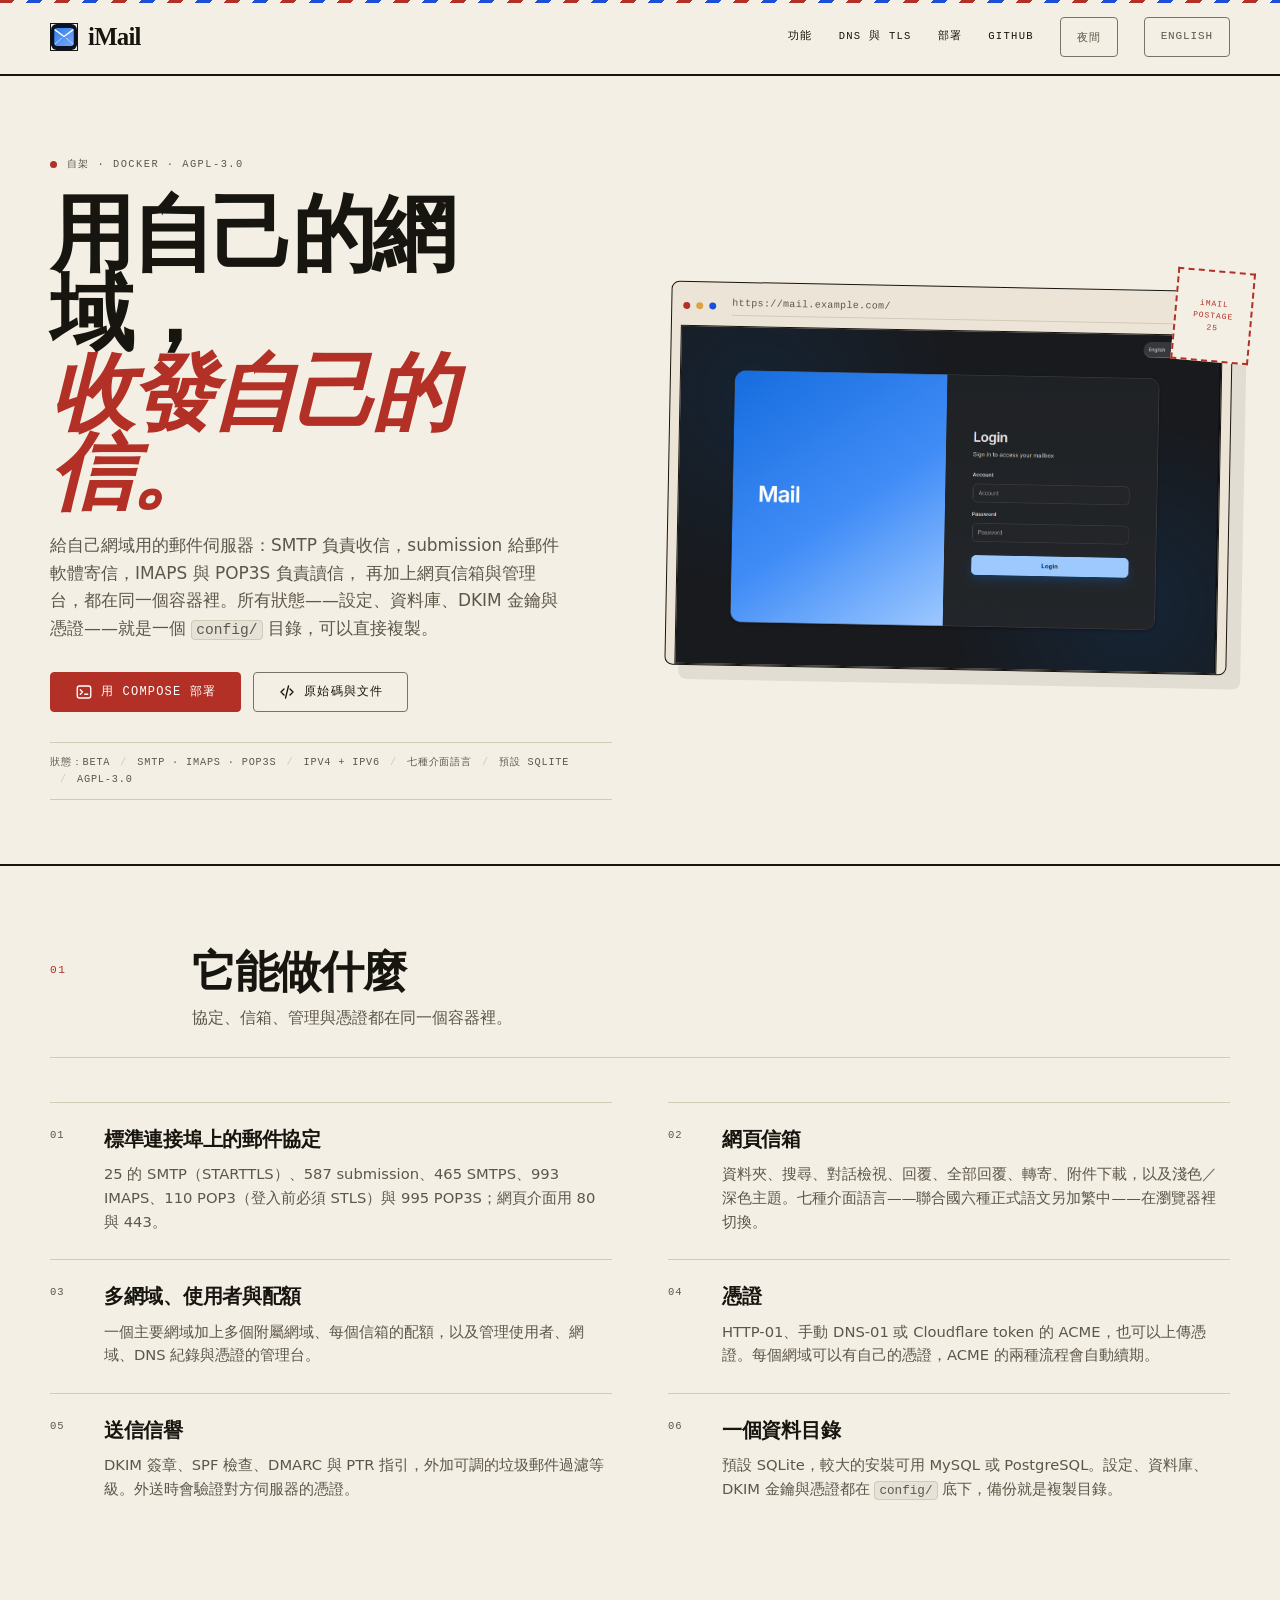
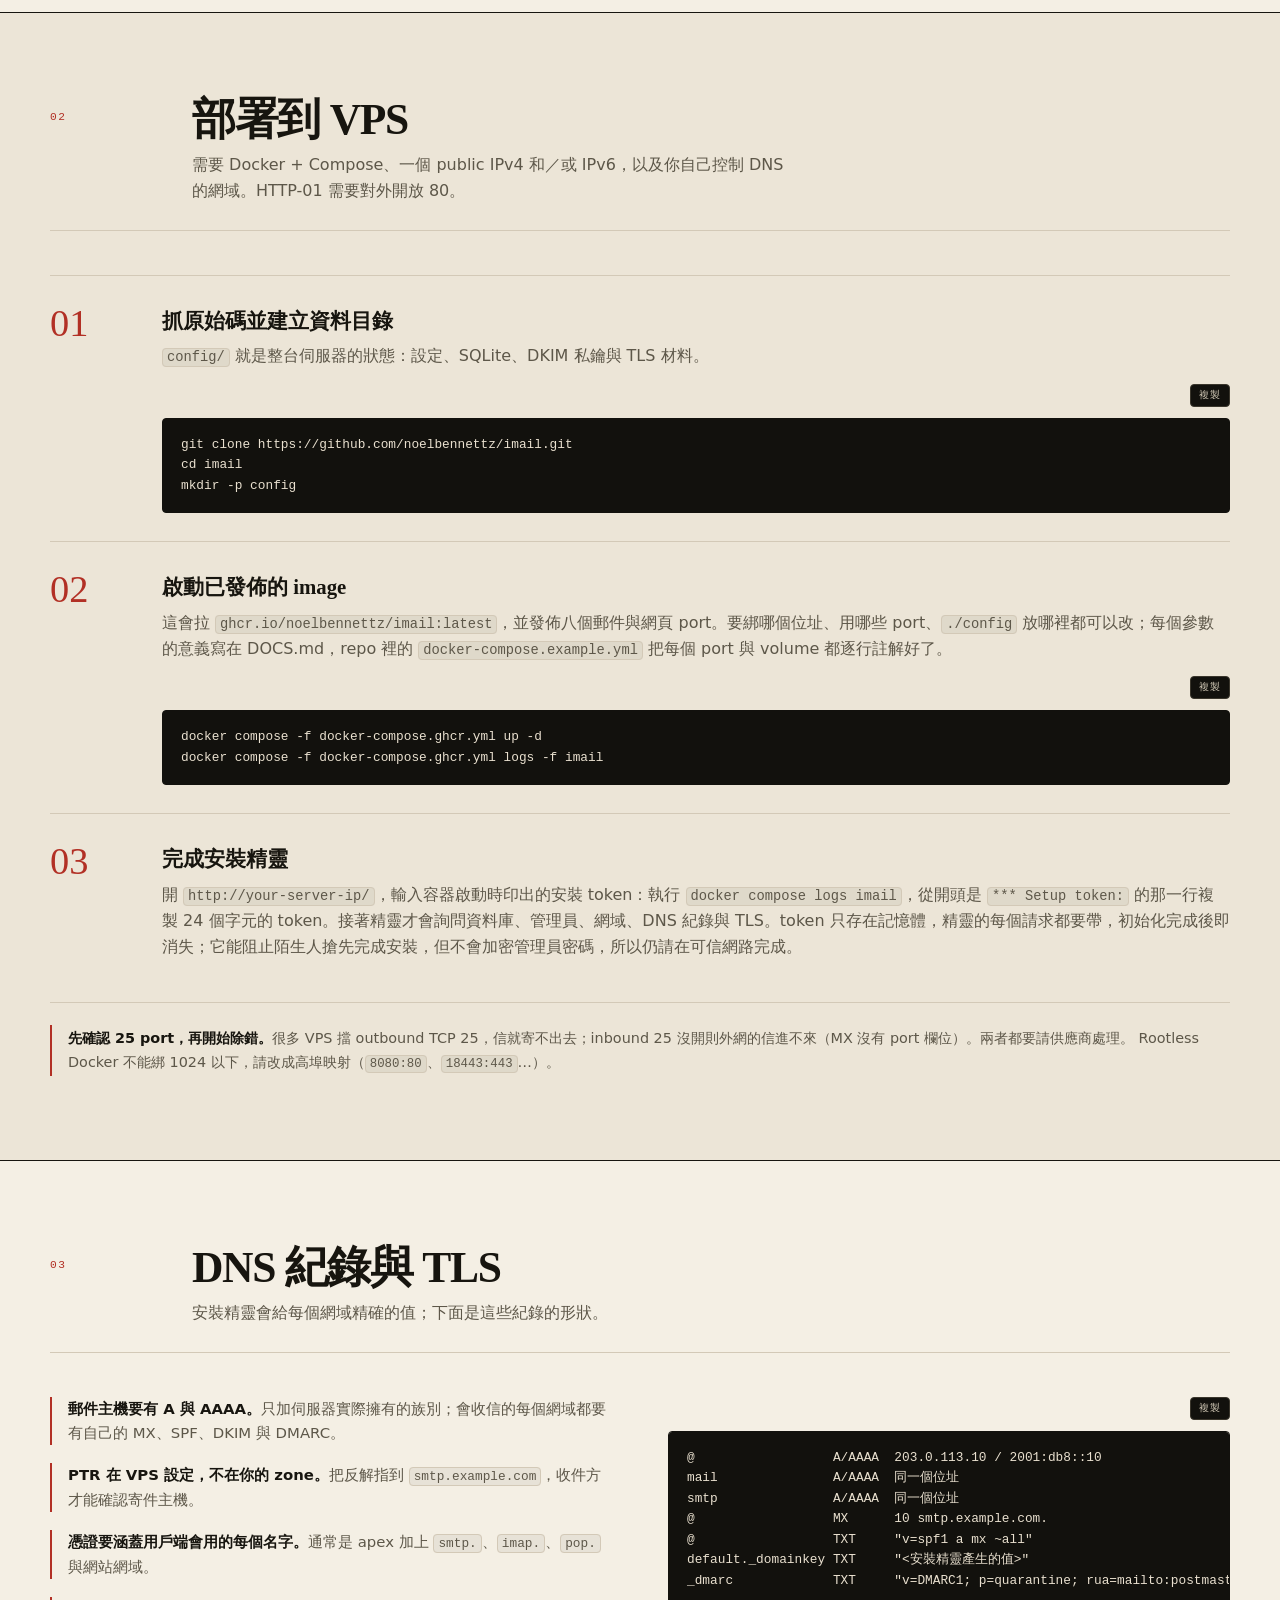
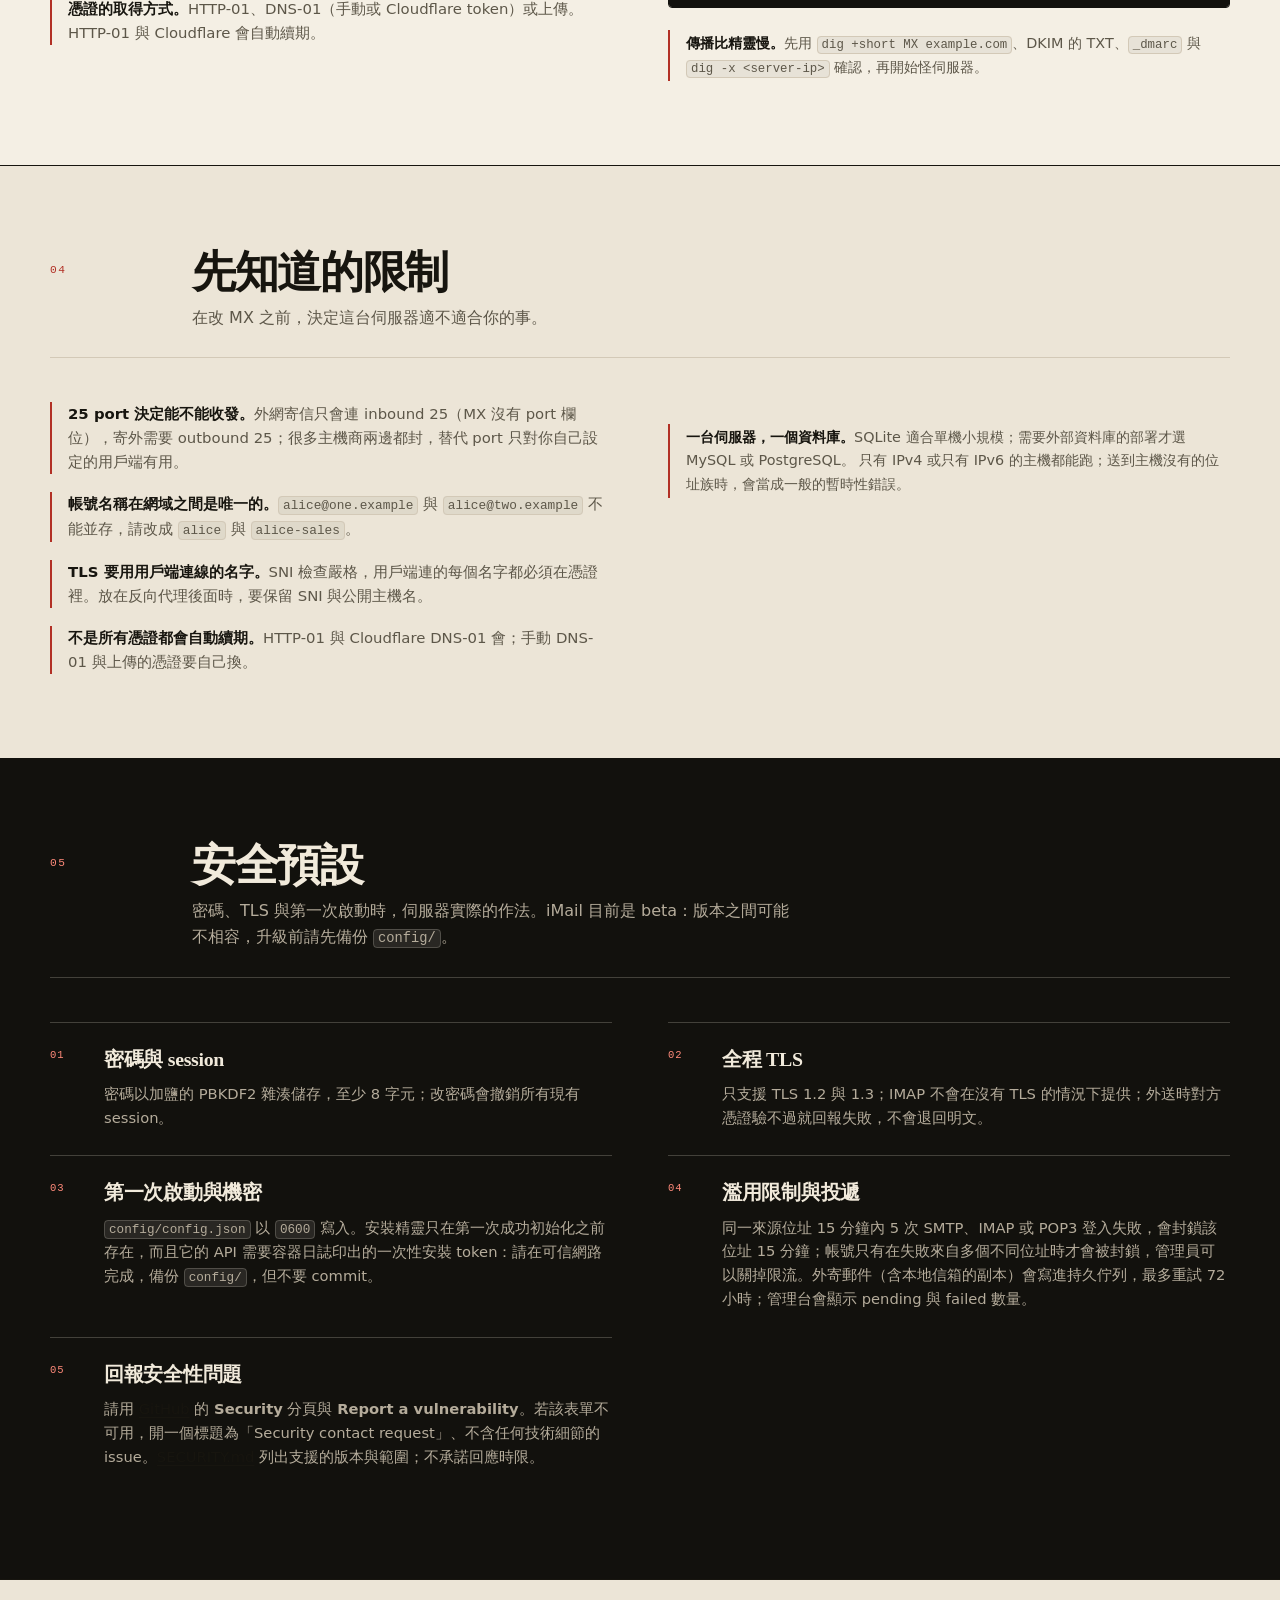
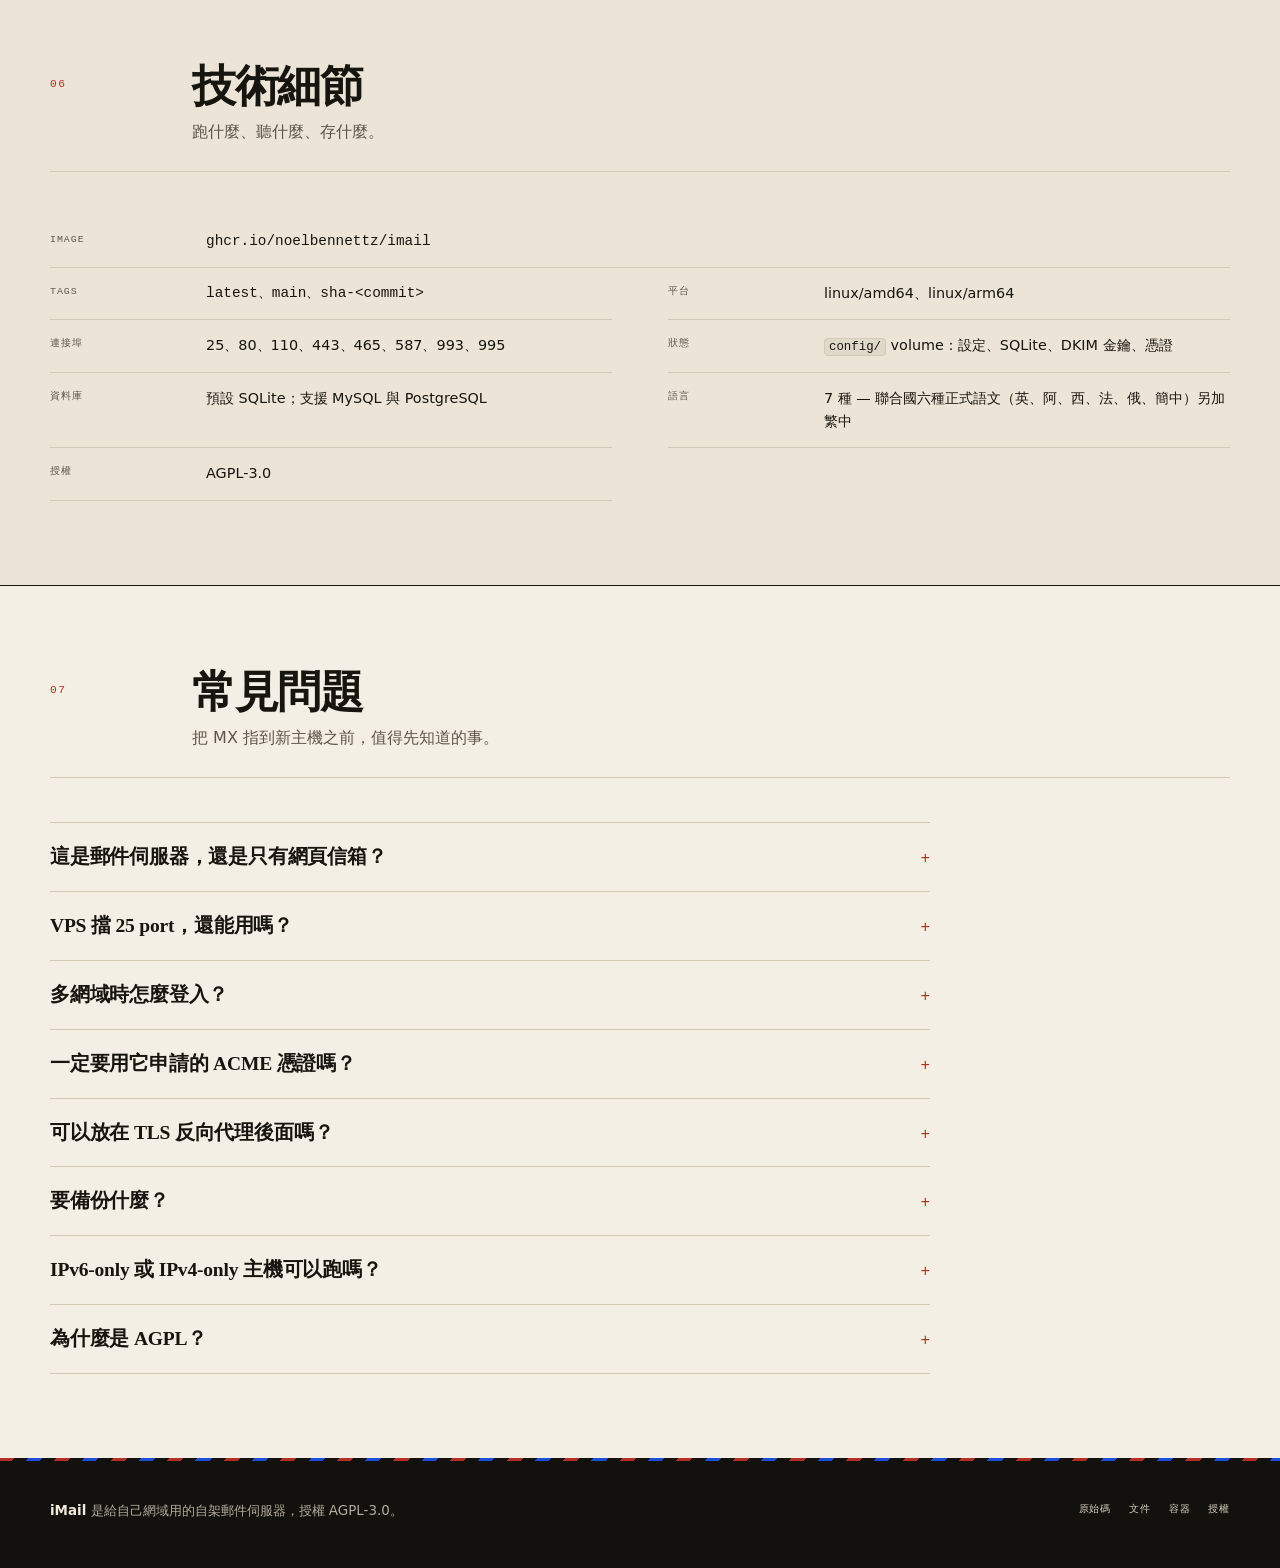
<file: docs/imail/zh.html>
<!doctype html>
<html lang="zh-Hant">
<head>
<meta charset="utf-8">
<meta name="viewport" content="width=device-width, initial-scale=1">
<title>iMail — 用自己的網域自架郵件伺服器</title>
<meta name="description" content="iMail 是給自己網域用的自架郵件伺服器：SMTP、IMAPS、POP3S、瀏覽器信箱與管理台都在同一個容器裡。">
<meta name="theme-color" content="#f4efe4">
<meta name="color-scheme" content="light dark">
<link rel="canonical" href="https://noelbennettz.github.io/imail/zh.html">
<link rel="alternate" hreflang="en" href="index.html">
<link rel="icon" href="assets/icon.svg" type="image/svg+xml">
<script src="../theme.js"></script>
<link rel="stylesheet" href="../m3.css">
<link rel="stylesheet" href="style.css">
<meta property="og:type" content="website">
<meta property="og:title" content="iMail — 用自己的網域收發信">
<meta property="og:description" content="SMTP、IMAPS、POP3S、網頁信箱與管理台，一個容器搞定。多網域、ACME 憑證、DKIM。">
<meta property="og:url" content="https://noelbennettz.github.io/imail/zh.html">
<meta property="og:image" content="https://noelbennettz.github.io/imail/assets/login.png">
<meta name="twitter:card" content="summary_large_image">
<script src="app.js" defer></script>
</head>
<body>
<a class="skip" href="#main">跳到內容</a>

<svg class="visually-hidden" aria-hidden="true" focusable="false">
  <symbol id="i-mail" viewBox="0 0 24 24" fill="none" stroke="currentColor" stroke-width="1.8" stroke-linecap="round" stroke-linejoin="round"><rect x="3" y="5" width="18" height="14" rx="3"/><path d="m4 7 8 6 8-6"/></symbol>
  <symbol id="i-server" viewBox="0 0 24 24" fill="none" stroke="currentColor" stroke-width="1.8" stroke-linecap="round" stroke-linejoin="round"><rect x="3" y="4" width="18" height="7" rx="2"/><rect x="3" y="13" width="18" height="7" rx="2"/><path d="M7 7.5h.01M7 16.5h.01"/></symbol>
  <symbol id="i-users" viewBox="0 0 24 24" fill="none" stroke="currentColor" stroke-width="1.8" stroke-linecap="round" stroke-linejoin="round"><circle cx="9" cy="8" r="3.2"/><path d="M3 20c0-3.2 2.7-5.5 6-5.5s6 2.3 6 5.5"/><path d="M16 5.5a3 3 0 0 1 0 5.8M17 14.8c2.4.5 4 2.4 4 5.2"/></symbol>
  <symbol id="i-shield" viewBox="0 0 24 24" fill="none" stroke="currentColor" stroke-width="1.8" stroke-linecap="round" stroke-linejoin="round"><path d="M12 3 5 6v5c0 4.5 3 8 7 10 4-2 7-5.5 7-10V6l-7-3Z"/><path d="m9 12 2 2 4-4"/></symbol>
  <symbol id="i-lock" viewBox="0 0 24 24" fill="none" stroke="currentColor" stroke-width="1.8" stroke-linecap="round" stroke-linejoin="round"><rect x="4" y="10" width="16" height="11" rx="3"/><path d="M8 10V7a4 4 0 0 1 8 0v3"/></symbol>
  <symbol id="i-globe" viewBox="0 0 24 24" fill="none" stroke="currentColor" stroke-width="1.8" stroke-linecap="round" stroke-linejoin="round"><circle cx="12" cy="12" r="9"/><path d="M3 12h18M12 3c2.5 2.7 3.8 5.7 3.8 9S14.5 18.3 12 21c-2.5-2.7-3.8-5.7-3.8-9S9.5 5.7 12 3Z"/></symbol>
  <symbol id="i-key" viewBox="0 0 24 24" fill="none" stroke="currentColor" stroke-width="1.8" stroke-linecap="round" stroke-linejoin="round"><circle cx="8" cy="15" r="4"/><path d="m11 12 9-9M17 6l3 3"/></symbol>
  <symbol id="i-terminal" viewBox="0 0 24 24" fill="none" stroke="currentColor" stroke-width="1.8" stroke-linecap="round" stroke-linejoin="round"><rect x="3" y="4" width="18" height="16" rx="3"/><path d="m7 9 3 3-3 3M13 15h4"/></symbol>
  <symbol id="i-code" viewBox="0 0 24 24" fill="none" stroke="currentColor" stroke-width="1.8" stroke-linecap="round" stroke-linejoin="round"><path d="m8 8-4 4 4 4m8-8 4 4-4 4M14 4l-4 16"/></symbol>
  <symbol id="i-db" viewBox="0 0 24 24" fill="none" stroke="currentColor" stroke-width="1.8" stroke-linecap="round" stroke-linejoin="round"><ellipse cx="12" cy="5.5" rx="8" ry="3"/><path d="M4 5.5v13c0 1.7 3.6 3 8 3s8-1.3 8-3v-13M4 12c0 1.7 3.6 3 8 3s8-1.3 8-3"/></symbol>
  <symbol id="i-download" viewBox="0 0 24 24" fill="none" stroke="currentColor" stroke-width="1.8" stroke-linecap="round" stroke-linejoin="round"><path d="M12 3v12m0 0 4-4m-4 4-4-4M4 21h16"/></symbol>
</svg>

<header class="site-header">
  <div class="container">
    <a class="brand" href="zh.html">
      <img src="assets/icon.svg" alt="" width="34" height="34">
      iMail
    </a>
    <nav class="nav" aria-label="主要導覽">
      <a class="hide-sm" href="#features">功能</a>
      <a class="hide-sm" href="#dns">DNS 與 TLS</a>
      <a href="#deploy">部署</a>
      <a class="hide-sm" href="https://github.com/noelbennettz/imail">GitHub</a>
      <button class="theme-toggle" type="button" aria-pressed="false">夜間</button>
      <a class="lang" href="index.html" hreflang="en" lang="en">English</a>
    </nav>
  </div>
</header>

<main id="main">

<section class="hero">
  <div class="container">
    <div>
      <span class="eyebrow"><span class="dot"></span>自架 · Docker · AGPL-3.0</span>
      <h1>用自己的網域，<br><span class="grad">收發自己的信。</span></h1>
      <p class="lede">
        給自己網域用的郵件伺服器：SMTP 負責收信，submission 給郵件軟體寄信，IMAPS 與 POP3S 負責讀信，
        再加上網頁信箱與管理台，都在同一個容器裡。所有狀態——設定、資料庫、DKIM 金鑰與憑證——就是一個
        <code>config/</code> 目錄，可以直接複製。
      </p>
      <div class="actions">
        <a class="btn btn-primary" href="#deploy">
          <svg aria-hidden="true"><use href="#i-terminal"/></svg>
          用 Compose 部署
        </a>
        <a class="btn" href="https://github.com/noelbennettz/imail">
          <svg aria-hidden="true"><use href="#i-code"/></svg>
          原始碼與文件
        </a>
      </div>
      <div class="pills">
        <span class="pill">狀態：beta</span>
        <span class="pill">SMTP · IMAPS · POP3S</span>
        <span class="pill">IPv4 + IPv6</span>
        <span class="pill">七種介面語言</span>
        <span class="pill">預設 SQLite</span>
        <span class="pill">AGPL-3.0</span>
      </div>
    </div>
    <div class="browser">
      <div class="browser-bar" aria-hidden="true">
        <span></span><span></span><span></span>
        <div class="browser-url">https://mail.example.com/</div>
      </div>
      <img src="assets/login.png" width="1373" height="856" alt="iMail 登入頁：藍色面板與帳號密碼表單">
    </div>
  </div>
</section>


<section id="features">
  <div class="container">
    <div class="section-head">
      <h2>它能做什麼</h2>
      <p>協定、信箱、管理與憑證都在同一個容器裡。</p>
    </div>
    <div class="grid">
      <article class="card">
        <div class="icon"><svg aria-hidden="true"><use href="#i-server"/></svg></div>
        <h3>標準連接埠上的郵件協定</h3>
        <p>25 的 SMTP（STARTTLS）、587 submission、465 SMTPS、993 IMAPS、110 POP3（登入前必須 STLS）與 995 POP3S；網頁介面用 80 與 443。</p>
      </article>
      <article class="card">
        <div class="icon"><svg aria-hidden="true"><use href="#i-users"/></svg></div>
        <h3>網頁信箱</h3>
        <p>資料夾、搜尋、對話檢視、回覆、全部回覆、轉寄、附件下載，以及淺色／深色主題。七種介面語言——聯合國六種正式語文另加繁中——在瀏覽器裡切換。</p>
      </article>
      <article class="card">
        <div class="icon"><svg aria-hidden="true"><use href="#i-db"/></svg></div>
        <h3>多網域、使用者與配額</h3>
        <p>一個主要網域加上多個附屬網域、每個信箱的配額，以及管理使用者、網域、DNS 紀錄與憑證的管理台。</p>
      </article>
      <article class="card">
        <div class="icon"><svg aria-hidden="true"><use href="#i-key"/></svg></div>
        <h3>憑證</h3>
        <p>HTTP-01、手動 DNS-01 或 Cloudflare token 的 ACME，也可以上傳憑證。每個網域可以有自己的憑證，ACME 的兩種流程會自動續期。</p>
      </article>
      <article class="card">
        <div class="icon"><svg aria-hidden="true"><use href="#i-shield"/></svg></div>
        <h3>送信信譽</h3>
        <p>DKIM 簽章、SPF 檢查、DMARC 與 PTR 指引，外加可調的垃圾郵件過濾等級。外送時會驗證對方伺服器的憑證。</p>
      </article>
      <article class="card">
        <div class="icon"><svg aria-hidden="true"><use href="#i-mail"/></svg></div>
        <h3>一個資料目錄</h3>
        <p>預設 SQLite，較大的安裝可用 MySQL 或 PostgreSQL。設定、資料庫、DKIM 金鑰與憑證都在 <code>config/</code> 底下，備份就是複製目錄。</p>
      </article>
    </div>
  </div>
</section>


<section id="deploy" class="alt">
  <div class="container">
    <div class="section-head">
      <h2>部署到 VPS</h2>
      <p>需要 Docker + Compose、一個 public IPv4 和／或 IPv6，以及你自己控制 DNS 的網域。HTTP-01 需要對外開放 80。</p>
    </div>
    <div class="steps">
      <div class="step">
        <h3>抓原始碼並建立資料目錄</h3>
        <p><code>config/</code> 就是整台伺服器的狀態：設定、SQLite、DKIM 私鑰與 TLS 材料。</p>
        <div class="copy-wrap">
          <button class="copy" type="button" data-copy>複製</button>
          <pre><code>git clone https://github.com/noelbennettz/imail.git
cd imail
mkdir -p config</code></pre>
        </div>
      </div>
      <div class="step">
        <h3>啟動已發佈的 image</h3>
        <p>這會拉 <code>ghcr.io/noelbennettz/imail:latest</code>，並發佈八個郵件與網頁 port。要綁哪個位址、用哪些 port、<code>./config</code> 放哪裡都可以改；每個參數的意義寫在 DOCS.md，repo 裡的 <code>docker-compose.example.yml</code> 把每個 port 與 volume 都逐行註解好了。</p>
        <div class="copy-wrap">
          <button class="copy" type="button" data-copy>複製</button>
          <pre><code>docker compose -f docker-compose.ghcr.yml up -d
docker compose -f docker-compose.ghcr.yml logs -f imail</code></pre>
        </div>
      </div>
      <div class="step">
        <h3>完成安裝精靈</h3>
        <p>開 <code>http://your-server-ip/</code>，輸入容器啟動時印出的安裝 token：執行 <code>docker compose logs imail</code>，從開頭是 <code>***  Setup token:</code> 的那一行複製 24 個字元的 token。接著精靈才會詢問資料庫、管理員、網域、DNS 紀錄與 TLS。token 只存在記憶體，精靈的每個請求都要帶，初始化完成後即消失；它能阻止陌生人搶先完成安裝，但不會加密管理員密碼，所以仍請在可信網路完成。</p>
      </div>
    </div>
    <p class="note">
      <strong>先確認 25 port，再開始除錯。</strong>很多 VPS 擋 outbound TCP 25，信就寄不出去；inbound 25 沒開則外網的信進不來（MX 沒有 port 欄位）。兩者都要請供應商處理。
      Rootless Docker 不能綁 1024 以下，請改成高埠映射（<code>8080:80</code>、<code>18443:443</code>…）。
    </p>
  </div>
</section>


<section id="dns">
  <div class="container">
    <div class="section-head">
      <h2>DNS 紀錄與 TLS</h2>
      <p>安裝精靈會給每個網域精確的值；下面是這些紀錄的形狀。</p>
    </div>
    <div class="split">
      <div>
        <ul class="checks">
          <li><strong>郵件主機要有 A 與 AAAA。</strong>只加伺服器實際擁有的族別；會收信的每個網域都要有自己的 MX、SPF、DKIM 與 DMARC。</li>
          <li><strong>PTR 在 VPS 設定，不在你的 zone。</strong>把反解指到 <code>smtp.example.com</code>，收件方才能確認寄件主機。</li>
          <li><strong>憑證要涵蓋用戶端會用的每個名字。</strong>通常是 apex 加上 <code>smtp.</code>、<code>imap.</code>、<code>pop.</code> 與網站網域。</li>
          <li><strong>憑證的取得方式。</strong>HTTP-01、DNS-01（手動或 Cloudflare token）或上傳。HTTP-01 與 Cloudflare 會自動續期。</li>
        </ul>
      </div>
      <div>
        <div class="copy-wrap">
          <button class="copy" type="button" data-copy>複製</button>
          <pre><code>@                  A/AAAA  203.0.113.10 / 2001:db8::10
mail               A/AAAA  同一個位址
smtp               A/AAAA  同一個位址
@                  MX      10 smtp.example.com.
@                  TXT     "v=spf1 a mx ~all"
default._domainkey TXT     "&lt;安裝精靈產生的值&gt;"
_dmarc             TXT     "v=DMARC1; p=quarantine; rua=mailto:postmaster@example.com"</code></pre>
        </div>
        <p class="note">
          <strong>傳播比精靈慢。</strong>先用 <code>dig +short MX example.com</code>、DKIM 的 TXT、<code>_dmarc</code> 與
          <code>dig -x &lt;server-ip&gt;</code> 確認，再開始怪伺服器。
        </p>
      </div>
    </div>
  </div>
</section>

<section id="limits" class="alt">
  <div class="container">
    <div class="section-head">
      <h2>先知道的限制</h2>
      <p>在改 MX 之前，決定這台伺服器適不適合你的事。</p>
    </div>
    <div class="split">
      <div>
        <ul class="checks">
          <li><strong>25 port 決定能不能收發。</strong>外網寄信只會連 inbound 25（MX 沒有 port 欄位），寄外需要 outbound 25；很多主機商兩邊都封，替代 port 只對你自己設定的用戶端有用。</li>
          <li><strong>帳號名稱在網域之間是唯一的。</strong><code>alice@one.example</code> 與 <code>alice@two.example</code> 不能並存，請改成 <code>alice</code> 與 <code>alice-sales</code>。</li>
          <li><strong>TLS 要用用戶端連線的名字。</strong>SNI 檢查嚴格，用戶端連的每個名字都必須在憑證裡。放在反向代理後面時，要保留 SNI 與公開主機名。</li>
          <li><strong>不是所有憑證都會自動續期。</strong>HTTP-01 與 Cloudflare DNS-01 會；手動 DNS-01 與上傳的憑證要自己換。</li>
        </ul>
      </div>
      <div>
        <p class="note">
          <strong>一台伺服器，一個資料庫。</strong>SQLite 適合單機小規模；需要外部資料庫的部署才選 MySQL 或 PostgreSQL。
          只有 IPv4 或只有 IPv6 的主機都能跑；送到主機沒有的位址族時，會當成一般的暫時性錯誤。
        </p>
      </div>
    </div>
  </div>
</section>


<section id="security">
  <div class="container">
    <div class="section-head">
      <h2>安全預設</h2>
      <p>密碼、TLS 與第一次啟動時，伺服器實際的作法。iMail 目前是 beta：版本之間可能不相容，升級前請先備份 <code>config/</code>。</p>
    </div>
    <div class="grid">
      <article class="card">
        <div class="icon"><svg aria-hidden="true"><use href="#i-lock"/></svg></div>
        <h3>密碼與 session</h3>
        <p>密碼以加鹽的 PBKDF2 雜湊儲存，至少 8 字元；改密碼會撤銷所有現有 session。</p>
      </article>
      <article class="card">
        <div class="icon"><svg aria-hidden="true"><use href="#i-shield"/></svg></div>
        <h3>全程 TLS</h3>
        <p>只支援 TLS 1.2 與 1.3；IMAP 不會在沒有 TLS 的情況下提供；外送時對方憑證驗不過就回報失敗，不會退回明文。</p>
      </article>
      <article class="card">
        <div class="icon"><svg aria-hidden="true"><use href="#i-key"/></svg></div>
        <h3>第一次啟動與機密</h3>
        <p><code>config/config.json</code> 以 <code>0600</code> 寫入。安裝精靈只在第一次成功初始化之前存在，而且它的 API 需要容器日誌印出的一次性安裝 token：請在可信網路完成，備份 <code>config/</code>，但不要 commit。</p>
      </article>
      <article class="card">
        <div class="icon"><svg aria-hidden="true"><use href="#i-shield"/></svg></div>
        <h3>濫用限制與投遞</h3>
        <p>同一來源位址 15 分鐘內 5 次 SMTP、IMAP 或 POP3 登入失敗，會封鎖該位址 15 分鐘；帳號只有在失敗來自多個不同位址時才會被封鎖，管理員可以關掉限流。外寄郵件（含本地信箱的副本）會寫進持久佇列，最多重試 72 小時；管理台會顯示 pending 與 failed 數量。</p>
      </article>
      <article class="card">
        <div class="icon"><svg aria-hidden="true"><use href="#i-shield"/></svg></div>
        <h3>回報安全性問題</h3>
        <p>請用 <a href="https://github.com/noelbennettz/imail">GitHub</a> 的 <strong>Security</strong> 分頁與 <strong>Report a vulnerability</strong>。若該表單不可用，開一個標題為「Security contact request」、不含任何技術細節的 issue。<a href="https://github.com/noelbennettz/imail/blob/main/SECURITY.md">SECURITY.md</a> 列出支援的版本與範圍；不承諾回應時限。</p>
      </article>
    </div>
  </div>
</section>

<section id="specs" class="alt">
  <div class="container">
    <div class="section-head">
      <h2>技術細節</h2>
      <p>跑什麼、聽什麼、存什麼。</p>
    </div>
    <dl class="specs">
      <div class="wide"><dt>Image</dt><dd class="mono">ghcr.io/noelbennettz/imail</dd></div>
      <div><dt>Tags</dt><dd class="mono">latest、main、sha-&lt;commit&gt;</dd></div>
      <div><dt>平台</dt><dd>linux/amd64、linux/arm64</dd></div>
      <div><dt>連接埠</dt><dd>25、80、110、443、465、587、993、995</dd></div>
      <div><dt>狀態</dt><dd><code>config/</code> volume：設定、SQLite、DKIM 金鑰、憑證</dd></div>
      <div><dt>資料庫</dt><dd>預設 SQLite；支援 MySQL 與 PostgreSQL</dd></div>
      <div><dt>語言</dt><dd>7 種 — 聯合國六種正式語文（英、阿、西、法、俄、簡中）另加繁中</dd></div>
      <div><dt>授權</dt><dd>AGPL-3.0</dd></div>
    </dl>
  </div>
</section>


<section id="faq">
  <div class="container">
    <div class="section-head">
      <h2>常見問題</h2>
      <p>把 MX 指到新主機之前，值得先知道的事。</p>
    </div>
    <div class="faq">
      <details>
        <summary>這是郵件伺服器，還是只有網頁信箱？</summary>
        <p>兩者都是。iMail 處理 SMTP、submission、SMTPS、IMAPS、POP3/STLS 與 POP3S，同時提供網頁信箱與管理台。任何標準郵件軟體都能連，日常收發信不需要網頁介面。</p>
      </details>
      <details>
        <summary>VPS 擋 25 port，還能用嗎？</summary>
        <p>不完全能。其他郵件伺服器只會連 25——MX 紀錄沒有 port 欄位——所以 inbound 25 被封就收不到外網的信，只能前面放 relay 或一台 25 開著的機器。自己人仍可用 587 投稿，寄外則需要 outbound 25 或 relay。</p>
      </details>
      <details>
        <summary>多網域時怎麼登入？</summary>
        <p>只有一個網域時，<code>alice</code> 與 <code>alice@example.com</code> 都可以。兩個網域以上必須用完整位址，因為裸名稱會有歧義。帳號是全域唯一：<code>alice@one.example</code> 與 <code>alice@two.example</code> 不能並存，請命名成 <code>alice</code> 與 <code>alice-sales</code>。</p>
      </details>
      <details>
        <summary>一定要用它申請的 ACME 憑證嗎？</summary>
        <p>不用。HTTP-01、手動 DNS-01、Cloudflare DNS-01 與上傳 PEM 都支援，可全域或每個網域分開。自動續期只適用兩種 ACME 流程；上傳的憑證要自己注意到期。</p>
      </details>
      <details>
        <summary>可以放在 TLS 反向代理後面嗎？</summary>
        <p>可以。把 <code>httpsEnabled</code> 設成 <code>2</code>（HTTP-only），讓代理終結 TLS。session cookie 只在 HTTPS 啟用時標 <code>Secure</code>，所以代理必須可信。</p>
      </details>
      <details>
        <summary>要備份什麼？</summary>
        <p>整個 <code>config/</code>：<code>config.json</code>、SQLite 資料庫（或你的 DSN）、DKIM 私鑰與憑證目錄。複製到新主機，伺服器就回到原本的樣子。</p>
      </details>
      <details>
        <summary>IPv6-only 或 IPv4-only 主機可以跑嗎？</summary>
        <p>可以。只有 IPv4、只有 IPv6 或雙棧的主機都能跑；啟動時若設定的位址族不存在，會改用另一族並記錄原因。只存在於缺少那一族的目的地無法送達，會回報為暫時性失敗。</p>
      </details>
      <details>
        <summary>為什麼是 AGPL？</summary>
        <p>自架、fork、收費支援都可以。但如果你把修改過的 iMail 當成網路服務給別人用，使用者必須能取得你實際執行版本的原始碼——這就是第 13 條。</p>
      </details>
    </div>
  </div>
</section>

</main>

<footer class="site-footer">
  <div class="container">
    <div class="fine">
      <strong>iMail</strong> 是給自己網域用的自架郵件伺服器，授權 AGPL-3.0。
    </div>
    <nav aria-label="頁尾">
      <a href="https://github.com/noelbennettz/imail">原始碼</a>
      <a href="https://github.com/noelbennettz/imail/blob/main/README.md">文件</a>
      <a href="https://github.com/noelbennettz/imail/pkgs/container/imail">容器</a>
      <a href="https://github.com/noelbennettz/imail/blob/main/LICENSE">授權</a>
    </nav>
  </div>
</footer>

<script type="application/ld+json">
{
  "@context": "https://schema.org",
  "@type": "SoftwareApplication",
  "name": "iMail",
  "operatingSystem": "Linux (Docker)",
  "applicationCategory": "UtilitiesApplication",
  "offers": { "@type": "Offer", "price": "0", "priceCurrency": "USD" },
  "license": "https://www.gnu.org/licenses/agpl-3.0.html",
  "codeRepository": "https://github.com/noelbennettz/imail",
  "downloadUrl": "https://github.com/noelbennettz/imail/pkgs/container/imail"
}
</script>
</body>
</html>
</file>
<file: docs/m3.css>
/* m3.css — the shared Material 3 contract for every page on this domain.

   One system, five looks. The tokens below name the roles — colour, shape,
   motion, type — and each page supplies its own seed colour, its own fonts and
   one signature element.

   Layout of the file: tokens and base rules sit inside @layer, so any rule a
   page writes (unlayered) always wins. The components at the bottom are
   unlayered on purpose: a page's `a { color: … }` must not be able to repaint
   a filled button, and a page that really wants to change a component adds a
   later rule of its own.

   Shape steps are fixed: none 0, xs 4, sm 8, md 12, lg 16, xl 28, full 999.
   A page chooses which steps it uses (iMail sits at the small end for its
   print look, Hy2droid in the middle) but never invents a radius.
   State layers are one convention rather than tokens: hover 8% and pressed
   12% of the primary role, written out where they are used. Contrast of every
   colour pair is checked by scripts/check-contrast.py. */

@layer m3.tokens, m3.base;

@layer m3.tokens {
  :root {
    /* Shape */
    --md-sys-shape-none: 0px;
    --md-sys-shape-xs: 4px;
    --md-sys-shape-sm: 8px;
    --md-sys-shape-md: 12px;
    --md-sys-shape-lg: 16px;
    --md-sys-shape-xl: 28px;
    --md-sys-shape-full: 999px;

    /* Motion */
    --md-sys-motion-short: 150ms;
    --md-sys-motion-medium: 250ms;
    --md-sys-easing-standard: cubic-bezier(0.2, 0, 0, 1);
    --md-sys-easing-emphasized: cubic-bezier(0.05, 0.7, 0.1, 1);

    /* Type scale. Sizes only: each page keeps its own family, weight and
       tracking, which is where most of its character lives. */
    --md-sys-type-display-size: clamp(2.5rem, 5vw, 3.75rem);
    --md-sys-type-headline-size: clamp(1.75rem, 3.2vw, 2.5rem);
    --md-sys-type-title-size: 1.25rem;
    --md-sys-type-body-size: 1rem;
    --md-sys-type-label-lg-size: 0.875rem;
    --md-sys-type-label-md-size: 0.75rem;
    --md-sys-type-label-sm-size: 0.6875rem;

    /* Colour roles — a fallback palette in case a page forgets to seed one.
       Pages override these in their own :root, which is unlayered. */
    --md-sys-color-primary: #3f5a00;
    --md-sys-color-on-primary: #ffffff;
    --md-sys-color-surface: #f4f2ec;
    --md-sys-color-surface-container-low: #efece2;
    --md-sys-color-surface-container: #e9e5d9;
    --md-sys-color-surface-container-high: #e3ded0;
    --md-sys-color-on-surface: #141311;
    --md-sys-color-on-surface-variant: #5b5649;
    --md-sys-color-outline: #6d685e;
    --md-sys-color-outline-variant: #d7d0c1;
  }
  :root[data-theme="dark"] {
    --md-sys-color-primary: #c3dd8e;
    --md-sys-color-on-primary: #1b2600;
    --md-sys-color-surface: #0e0e10;
    --md-sys-color-surface-container-low: #16161a;
    --md-sys-color-surface-container: #1c1c21;
    --md-sys-color-surface-container-high: #232329;
    --md-sys-color-on-surface: #ece9e1;
    --md-sys-color-on-surface-variant: #a8a49a;
    --md-sys-color-outline: #8a8780;
    --md-sys-color-outline-variant: #2c2c31;
  }
}

@layer m3.base {
  * { box-sizing: border-box; }

  /* The one motion rule every page shares: honour the system setting. */
  @media (prefers-reduced-motion: reduce) {
    *,
    *::before,
    *::after {
      animation-duration: 0.001ms !important;
      animation-iteration-count: 1 !important;
      transition-duration: 0.001ms !important;
      scroll-behavior: auto !important;
    }
  }

  /* Focus was missing on every page. The ring is the primary role, so it
     changes with the seed instead of being a fixed blue. */
  :where(a[href], button, summary, [tabindex]):focus-visible {
    outline: 3px solid var(--md-sys-color-primary);
    outline-offset: 2px;
    border-radius: var(--md-sys-shape-xs);
  }

  .skip {
    position: absolute;
    left: -9999px;
    top: 0;
    z-index: 100;
    padding: 12px 20px;
    border-radius: 0 0 var(--md-sys-shape-sm) 0;
    background: var(--md-sys-color-primary);
    color: var(--md-sys-color-on-primary);
    font-size: var(--md-sys-type-label-lg-size);
    font-weight: 600;
    text-decoration: none;
  }
  .skip:focus { left: 0; }

  /* Used for labels that only assistive technology should read. Two pages
     carried their own copy of this before the shared layer existed. */
  .visually-hidden {
    position: absolute;
    width: 1px;
    height: 1px;
    padding: 0;
    margin: -1px;
    overflow: hidden;
    clip: rect(0 0 0 0);
    white-space: nowrap;
    border: 0;
  }
}

/* Components are deliberately unlayered: a page rule such as
   `a { color: … }` must not be able to repaint a filled button, and a page
   that wants to override a component should do it by adding a later rule. */

/* One theme control for the whole domain: an outlined M3 button sized for a
   top app bar. Label and aria state come from theme.js. */
.theme-toggle {
  display: inline-flex;
  align-items: center;
  justify-content: center;
  flex-shrink: 0;
  min-height: 40px;
  padding: 0 16px;
  border: 1px solid var(--md-sys-color-outline);
  border-radius: var(--md-sys-shape-full);
  background: transparent;
  color: var(--md-sys-color-on-surface-variant);
  font-family: inherit;
  font-size: var(--md-sys-type-label-lg-size);
  font-weight: 500;
  letter-spacing: 0.02em;
  cursor: pointer;
  transition: background-color var(--md-sys-motion-short) var(--md-sys-easing-standard),
    border-color var(--md-sys-motion-short) var(--md-sys-easing-standard),
    color var(--md-sys-motion-short) var(--md-sys-easing-standard);
}
.theme-toggle:hover {
  background-color: color-mix(in srgb, var(--md-sys-color-primary) 8%, transparent);
  border-color: var(--md-sys-color-primary);
  color: var(--md-sys-color-on-surface);
}
.theme-toggle:active {
  background-color: color-mix(in srgb, var(--md-sys-color-primary) 12%, transparent);
}

/* The language switch is the same control as the theme toggle — same height,
   same outline, same radius — so the two sit level at the end of the bar. */
.nav .lang {
  display: inline-flex;
  align-items: center;
  justify-content: center;
  flex-shrink: 0;
  min-height: 40px;
  padding: 0 16px;
  border: 1px solid var(--md-sys-color-outline);
  border-radius: var(--md-sys-shape-full);
  background: transparent;
  color: var(--md-sys-color-on-surface-variant);
  font-family: inherit;
  font-size: var(--md-sys-type-label-lg-size);
  font-weight: 500;
  letter-spacing: 0.02em;
  text-transform: none;
  white-space: nowrap;
  text-decoration: none;
  transition: background-color var(--md-sys-motion-short) var(--md-sys-easing-standard),
    border-color var(--md-sys-motion-short) var(--md-sys-easing-standard),
    color var(--md-sys-motion-short) var(--md-sys-easing-standard);
}
.nav .lang:hover {
  background-color: color-mix(in srgb, var(--md-sys-color-primary) 8%, transparent);
  border-color: var(--md-sys-color-primary);
  color: var(--md-sys-color-on-surface);
  text-decoration: none;
}
.nav .lang:active {
  background-color: color-mix(in srgb, var(--md-sys-color-primary) 12%, transparent);
}

/* Buttons: shared structure and colour roles. Pages keep their own family,
   weight and tracking on top — that is the signature, not the box. */
.btn {
  display: inline-flex;
  align-items: center;
  justify-content: center;
  gap: 8px;
  flex: 0 0 auto;
  min-height: 40px;
  padding: 0 24px;
  border: 1px solid transparent;
  border-radius: var(--md-sys-shape-full);
  background: transparent;
  color: var(--md-sys-color-on-surface);
  font-size: var(--md-sys-type-label-lg-size);
  font-weight: 500;
  line-height: 1;
  white-space: nowrap;
  text-decoration: none;
  cursor: pointer;
  transition: background-color var(--md-sys-motion-short) var(--md-sys-easing-standard),
    border-color var(--md-sys-motion-short) var(--md-sys-easing-standard),
    color var(--md-sys-motion-short) var(--md-sys-easing-standard);
}
.btn:hover { text-decoration: none; }

/* Filled: the primary action of a page. */
.btn-primary {
  background: var(--md-sys-color-primary);
  border-color: var(--md-sys-color-primary);
  color: var(--md-sys-color-on-primary);
}
.btn-primary:hover {
  background: color-mix(in srgb, var(--md-sys-color-primary) 92%,
    var(--md-sys-color-on-primary));
  border-color: transparent;
  color: var(--md-sys-color-on-primary);
}
.btn-primary:active {
  background: color-mix(in srgb, var(--md-sys-color-primary) 88%,
    var(--md-sys-color-on-primary));
}

/* Outlined: the secondary action. */
.btn:not(.btn-primary) {
  border-color: var(--md-sys-color-outline);
  color: var(--md-sys-color-on-surface);
}
.btn:not(.btn-primary):hover {
  background-color: color-mix(in srgb, var(--md-sys-color-primary) 8%, transparent);
  border-color: var(--md-sys-color-primary);
  color: var(--md-sys-color-on-surface);
}

.btn svg { width: 18px; height: 18px; flex-shrink: 0; }
</file>
<file: docs/style.css>
/* noelbennettz.github.io — the index of the projects, and the specimen page
   for the shared M3 contract in m3.css. Roles come from there; this file only
   seeds them (warm paper, ink primary) and lays the index out.

   Signature: an editorial paper index. No elevation, a serif for the
   emphasised half of the title, and each row runs on its project's own colour
   in the primary role. */

:root {
  color-scheme: light;

  --md-sys-color-primary: #141311;
  --md-sys-color-on-primary: #f6f3ea;
  --md-sys-color-surface: #f4f2ec;
  --md-sys-color-surface-container-low: #efece2;
  --md-sys-color-surface-container: #e7e2d4;
  --md-sys-color-surface-container-high: #ded8c7;
  --md-sys-color-on-surface: #141311;
  --md-sys-color-on-surface-variant: #5b5649;
  --md-sys-color-outline: #6d685e;
  --md-sys-color-outline-variant: #d7d0c1;

  /* Old names are aliases of the roles, so nothing below had to be rewritten. */
  --paper: var(--md-sys-color-surface);
  --paper-2: var(--md-sys-color-surface-container-low);
  --ink: var(--md-sys-color-on-surface);
  --muted: var(--md-sys-color-on-surface-variant);
  --dim: var(--md-sys-color-on-surface-variant);
  --rule: var(--md-sys-color-outline-variant);

  --max: 1120px;
  --sans: ui-sans-serif, system-ui, -apple-system, "Segoe UI", Roboto,
    "Helvetica Neue", Arial, "Noto Sans", "Noto Sans TC", sans-serif;
  --serif: "Iowan Old Style", "Palatino Linotype", Palatino, Georgia,
    "Noto Serif TC", "Noto Sans TC", serif;
  --mono: ui-monospace, SFMono-Regular, "SF Mono", Menlo, Consolas,
    "Liberation Mono", monospace;
}

:root[data-theme="dark"] {
  color-scheme: dark;

  --md-sys-color-primary: #ece9e1;
  --md-sys-color-on-primary: #141311;
  --md-sys-color-surface: #0e0e10;
  --md-sys-color-surface-container-low: #16161a;
  --md-sys-color-surface-container: #1c1c21;
  --md-sys-color-surface-container-high: #232329;
  --md-sys-color-on-surface: #ece9e1;
  --md-sys-color-on-surface-variant: #a8a49a;
  --md-sys-color-outline: #8a8780;
  --md-sys-color-outline-variant: #2c2c31;
}

/* The index is neutral; every project is a primary colour. The role is scoped
   to the row, so the number, the focus ring and the hover state follow it. */
.entry.hy2 { --md-sys-color-primary: #456b00; --accent: var(--md-sys-color-primary); }
.entry.amnezia { --md-sys-color-primary: #9a4300; --accent: var(--md-sys-color-primary); }
.entry.imail { --md-sys-color-primary: #1a52b8; --accent: var(--md-sys-color-primary); }
.entry.flownotes { --md-sys-color-primary: #44566c; --accent: var(--md-sys-color-primary); }
:root[data-theme="dark"] .entry.hy2 { --md-sys-color-primary: #b6e34a; }
:root[data-theme="dark"] .entry.amnezia { --md-sys-color-primary: #ff9a4d; }
:root[data-theme="dark"] .entry.imail { --md-sys-color-primary: #7aa7ff; }
:root[data-theme="dark"] .entry.flownotes { --md-sys-color-primary: #b9cde3; }
/* Two rows have no page of their own and point straight at the repository, so
   they carry no screenshot; their colour still follows the row. */
.entry.headscale { --md-sys-color-primary: #6a3fbf; --accent: var(--md-sys-color-primary); }
.entry.openwrt { --md-sys-color-primary: #0e6b66; --accent: var(--md-sys-color-primary); }
:root[data-theme="dark"] .entry.headscale { --md-sys-color-primary: #c3a7ff; }
:root[data-theme="dark"] .entry.openwrt { --md-sys-color-primary: #7fd6cd; }

html { scroll-behavior: smooth; }

body {
  margin: 0;
  background: var(--md-sys-color-surface);
  color: var(--md-sys-color-on-surface);
  font-family: var(--sans);
  font-size: var(--md-sys-type-body-size);
  line-height: 1.55;
  -webkit-font-smoothing: antialiased;
}

a { color: inherit; text-decoration: none; }
img { max-width: 100%; display: block; }

.container {
  width: min(100% - 48px, var(--max));
  margin-inline: auto;
}

/* Top app bar */

.site-header {
  position: sticky;
  top: 0;
  z-index: 50;
  background: color-mix(in srgb, var(--md-sys-color-surface) 92%, transparent);
  backdrop-filter: blur(12px);
  border-bottom: 1px solid var(--md-sys-color-outline-variant);
}
.site-header .container {
  display: flex;
  align-items: center;
  justify-content: space-between;
  gap: 24px;
  min-height: 64px;
}
.brand {
  display: flex;
  align-items: center;
  gap: 10px;
  font-size: var(--md-sys-type-label-lg-size);
  font-weight: 600;
  letter-spacing: -0.01em;
}
.brand img { width: 24px; height: 24px; }
.brand span {
  color: var(--md-sys-color-on-surface-variant);
  font-family: var(--mono);
  font-size: var(--md-sys-type-label-sm-size);
  font-weight: 400;
  letter-spacing: 0.1em;
  text-transform: uppercase;
}
.nav {
  display: flex;
  align-items: center;
  gap: 20px;
  font-size: var(--md-sys-type-label-lg-size);
  font-weight: 500;
}
.nav a {
  padding: 8px 4px;
  color: var(--md-sys-color-on-surface-variant);
  transition: color var(--md-sys-motion-short) var(--md-sys-easing-standard);
}
.nav a:hover { color: var(--md-sys-color-on-surface); }

/* Intro */

.intro {
  display: grid;
  grid-template-columns: 1.15fr 0.85fr;
  gap: 56px;
  align-items: end;
  padding: 64px 0 44px;
}
.kicker {
  margin: 0 0 18px;
  color: var(--md-sys-color-on-surface-variant);
  font-family: var(--mono);
  font-size: var(--md-sys-type-label-sm-size);
  letter-spacing: 0.14em;
  text-transform: uppercase;
}
.kicker b {
  color: var(--md-sys-color-primary);
  font-weight: 500;
}
h1 {
  margin: 0;
  max-width: 700px;
  font-size: var(--md-sys-type-display-size);
  font-weight: 600;
  line-height: 1.02;
  letter-spacing: -0.045em;
}
h1 em {
  font-family: var(--serif);
  font-style: italic;
  font-weight: 400;
}
.lede {
  margin: 0;
  padding-bottom: 5px;
  color: var(--md-sys-color-on-surface-variant);
  font-size: 0.98rem;
}

@media (max-width: 820px) {
  .intro { grid-template-columns: 1fr; gap: 20px; padding-top: 44px; }
}

/* Index: one grouped M3 list. Rows are list items, not cards — the group is
   the surface, and the hover state is the row's own colour. */

.list {
  margin-bottom: 48px;
  border: 1px solid var(--md-sys-color-outline-variant);
  border-radius: var(--md-sys-shape-xl);
  background: var(--md-sys-color-surface-container-low);
  overflow: hidden;
}
.list-head,
.entry {
  display: grid;
  grid-template-columns: 44px 1fr 150px 180px 24px;
  gap: 22px;
  align-items: center;
  padding-inline: 24px;
}
.list-head {
  padding-block: 12px;
  border-bottom: 1px solid var(--md-sys-color-outline-variant);
  background: var(--md-sys-color-surface-container);
  color: var(--md-sys-color-on-surface-variant);
  font-family: var(--mono);
  font-size: var(--md-sys-type-label-sm-size);
  letter-spacing: 0.12em;
  text-transform: uppercase;
}
.entry {
  padding-block: 22px;
  transition: background-color var(--md-sys-motion-short) var(--md-sys-easing-standard);
}
.entry + .entry { border-top: 1px solid var(--md-sys-color-outline-variant); }
.entry:hover {
  background-color: color-mix(in srgb, var(--md-sys-color-primary) 8%, transparent);
}
.entry:active {
  background-color: color-mix(in srgb, var(--md-sys-color-primary) 12%, transparent);
}
/* A repository-only row has no screenshot, so the fourth cell carries the
   repository path instead of an image. The columns stay where the header puts
   them, which is why these rows need no grid of their own. */
.repo {
  color: var(--md-sys-color-on-surface-variant);
  font-family: var(--mono);
  font-size: var(--md-sys-type-label-sm-size);
  line-height: 1.6;
  letter-spacing: 0.02em;
  overflow-wrap: break-word;
}

.num {
  color: var(--accent);
  font-family: var(--mono);
  font-size: var(--md-sys-type-label-sm-size);
  letter-spacing: 0.08em;
}
.copy h2 {
  margin: 0 0 4px;
  font-size: var(--md-sys-type-title-size);
  font-weight: 600;
  letter-spacing: -0.02em;
}
.copy p {
  margin: 0;
  max-width: 520px;
  color: var(--md-sys-color-on-surface-variant);
  font-size: 0.88rem;
}
.copy code {
  font-family: var(--mono);
  font-size: 0.94em;
}
.stack {
  color: var(--md-sys-color-on-surface-variant);
  font-family: var(--mono);
  font-size: var(--md-sys-type-label-sm-size);
  line-height: 1.9;
  letter-spacing: 0.08em;
  text-transform: uppercase;
}
.shot {
  width: 180px;
  height: 108px;
  border: 1px solid var(--md-sys-color-outline-variant);
  border-radius: var(--md-sys-shape-md);
  background: var(--md-sys-color-surface-container-high);
  overflow: hidden;
  transition: border-color var(--md-sys-motion-short) var(--md-sys-easing-standard);
}
.shot.portrait {
  width: 70px;
  height: 108px;
  justify-self: start;
}
.shot img {
  width: 100%;
  height: 100%;
  object-fit: cover;
  object-position: top center;
  transition: transform var(--md-sys-motion-medium) var(--md-sys-easing-emphasized);
}
.shot.portrait img { object-fit: contain; }
.entry:hover .shot { border-color: var(--accent); }
.entry:hover .shot img { transform: scale(1.025); }
.shot img.pos-phone { object-position: center 22%; }
.shot img.pos-dash { object-position: center 40%; }
.shot img.pos-login { object-position: center 50%; }
.shot img.pos-note { object-position: center 30%; }
.arrow {
  justify-self: end;
  color: var(--md-sys-color-on-surface-variant);
  font-size: 1.1rem;
  transition: color var(--md-sys-motion-short) var(--md-sys-easing-standard),
    transform var(--md-sys-motion-short) var(--md-sys-easing-standard);
}
.entry:hover .arrow {
  color: var(--accent);
  transform: translate(3px, -3px);
}

/* Footer */

.site-footer {
  border-top: 1px solid var(--md-sys-color-outline-variant);
  padding: 28px 0 48px;
  color: var(--md-sys-color-on-surface-variant);
  font-size: 0.82rem;
}
.site-footer .container {
  display: flex;
  flex-wrap: wrap;
  align-items: flex-start;
  justify-content: space-between;
  gap: 16px 40px;
}
.site-footer p { margin: 0; max-width: 560px; }

/* About: the index look, one narrow column of prose. Kept here rather than in a
   second stylesheet so it inherits the palette and the contrast checks. */

.about-head { grid-template-columns: 1fr; padding-bottom: 8px; }
.prose {
  width: min(100% - 48px, var(--max));
  margin: 16px auto 72px;
  color: var(--md-sys-color-on-surface-variant);
  font-size: 1rem;
  line-height: 1.7;
}
/* Paragraphs start on the same left edge as the heading, but keep a measure
   that is comfortable to read. */
.prose p { margin: 0 0 1.1em; max-width: 40rem; }
.prose a {
  color: var(--md-sys-color-on-surface);
  text-decoration: underline;
  text-decoration-thickness: 1px;
  text-underline-offset: 3px;
}
.prose a:hover { color: var(--md-sys-color-primary); }
.prose code {
  font-family: var(--mono);
  font-size: 0.92em;
}

@media (max-width: 1020px) {
  .list-head, .entry { grid-template-columns: 36px 1fr 160px 22px; }
  /* The stack cells are gone and the fourth column is now the screenshot, so
     its heading would sit over the wrong column. */
  .list-head .h-stack, .list-head .h-site { display: none; }
  .stack { display: none; }
  .shot { width: 160px; height: 96px; }
}
@media (max-width: 760px) {
  .list-head, .entry { grid-template-columns: 28px 1fr 120px 20px; gap: 14px; }
  .shot { width: 120px; height: 76px; }
  .shot.portrait { width: 54px; height: 76px; }
  .copy h2 { font-size: 1.15rem; }
  .copy p { font-size: 0.84rem; }
  .site-footer .container { display: block; }
}
@media (max-width: 520px) {
  .container { width: min(100% - 32px, var(--max)); }
  .prose { width: min(100% - 32px, 40rem); }
  .brand span { display: none; }
  .nav {
    flex-wrap: nowrap;
    gap: 12px;
    font-size: var(--md-sys-type-label-md-size);
  }
  .nav a { white-space: nowrap; }
  .nav .lang,
  .theme-toggle {
    min-height: 34px;
    padding: 0 11px;
    font-size: var(--md-sys-type-label-sm-size);
    letter-spacing: 0;
  }
  .list-head { display: none; }
  .list { border-radius: var(--md-sys-shape-lg); }
  .list-head, .entry { padding-inline: 16px; }
  .entry {
    grid-template-columns: 24px 1fr 60px 18px;
    gap: 10px;
    padding-block: 18px;
    align-items: start;
  }
  .entry.noshot { grid-template-columns: 24px 1fr 18px; }
  .repo { display: none; }
  .num { padding-top: 3px; }
  .arrow { padding-top: 1px; }
  .shot { width: 60px; height: 40px; }
  .shot.portrait { width: 44px; height: 64px; }
  .copy h2 { font-size: 1.05rem; }
  .copy p { font-size: 0.78rem; line-height: 1.45; }
  h1 { font-size: clamp(2rem, 10vw, 2.6rem); }
}
</file>
<file: docs/amneziawg-ui/style.css>
/* AmneziaWG Web UI — the product page on the shared M3 contract (m3.css).
   Seed: orange (plus lime and pink as the tertiary accents the panel itself
   uses). Signature: the browser frame and the radial hero glow; it is the only
   page that leans on the larger end of the shape scale.

   IBM Plex Sans is self-hosted under the OFL; no external font requests. */

@font-face {
  font-family: "IBM Plex Sans";
  src: url("assets/fonts/plex-400.woff2") format("woff2");
  font-weight: 400;
  font-style: normal;
  font-display: swap;
}
@font-face {
  font-family: "IBM Plex Sans";
  src: url("assets/fonts/plex-500.woff2") format("woff2");
  font-weight: 500;
  font-style: normal;
  font-display: swap;
}
@font-face {
  font-family: "IBM Plex Sans";
  src: url("assets/fonts/plex-700.woff2") format("woff2");
  font-weight: 700;
  font-style: normal;
  font-display: swap;
}

:root {
  color-scheme: dark;

  --md-sys-color-primary: #ffb27a;
  --md-sys-color-on-primary: #3d1c00;
  --md-sys-color-tertiary: #c8f77f;
  --md-sys-color-surface: #0e0e11;
  --md-sys-color-surface-container-low: #101012;
  --md-sys-color-surface-container: #17181c;
  --md-sys-color-surface-container-high: #1c1d21;
  --md-sys-color-on-surface: #eaeaec;
  --md-sys-color-on-surface-variant: #a3a7ae;
  --md-sys-color-outline: #7c8087;
  --md-sys-color-outline-variant: #2b2b2b;

  /* Aliases: the rest of this file still speaks the old names. */
  --bg: var(--md-sys-color-surface);
  --bg-2: var(--md-sys-color-surface-container-low);
  --surface: var(--md-sys-color-surface-container);
  --surface-2: var(--md-sys-color-surface-container-high);
  --line: var(--md-sys-color-outline-variant);
  --line-2: var(--md-sys-color-outline);
  --text: var(--md-sys-color-on-surface);
  --muted: var(--md-sys-color-on-surface-variant);
  --dim: var(--md-sys-color-on-surface-variant);

  --orange: var(--md-sys-color-primary);
  --peach: var(--md-sys-color-primary);
  --lime: var(--md-sys-color-tertiary);
  --pink: #ff9ecb;

  --max: 1200px;
  --radius: var(--md-sys-shape-lg);
}

:root[data-theme="light"] {
  color-scheme: light;

  --md-sys-color-primary: #a84800;
  --md-sys-color-on-primary: #ffffff;
  --md-sys-color-tertiary: #456b00;
  --md-sys-color-surface: #f3f3f5;
  --md-sys-color-surface-container-low: #eaeaee;
  --md-sys-color-surface-container: #ffffff;
  --md-sys-color-surface-container-high: #f5f5f7;
  --md-sys-color-on-surface: #111114;
  --md-sys-color-on-surface-variant: #52555c;
  --md-sys-color-outline: #7a7d85;
  --md-sys-color-outline-variant: #d8d8de;

  --pink: #a3005a;
}
:root[data-theme="light"] .browser { box-shadow: 0 40px 100px rgba(20, 20, 40, 0.18); }
:root[data-theme="light"] .hero::before { opacity: 0.55; }
:root[data-theme="light"] .hero::after { opacity: 0.45; }
:root[data-theme="light"] .site-footer { background: var(--bg-2); }

* { box-sizing: border-box; }
html { scroll-behavior: smooth; }

body {
  margin: 0;
  background: var(--bg);
  color: var(--text);
  font-family: "IBM Plex Sans", ui-sans-serif, system-ui, -apple-system,
    "Segoe UI", Roboto, "Noto Sans", "Noto Sans TC", sans-serif;
  font-size: 17px;
  line-height: 1.55;
  -webkit-font-smoothing: antialiased;
}

a { color: var(--peach); text-decoration: none; }
a:hover { text-decoration: underline; text-underline-offset: 3px; }
img { max-width: 100%; display: block; }
code, pre { font-family: ui-monospace, SFMono-Regular, "SF Mono", Menlo,
  Consolas, "Liberation Mono", monospace; }

.container {
  width: min(100% - 48px, var(--max));
  margin-inline: auto;
}

/* Header */

.site-header {
  position: sticky;
  top: 0;
  z-index: 50;
  background: color-mix(in srgb, var(--bg) 90%, transparent);
  backdrop-filter: blur(16px);
  border-bottom: 1px solid var(--line);
}
.site-header .container {
  display: flex;
  align-items: center;
  gap: 26px;
  min-height: 76px;
}
.brand {
  display: flex;
  align-items: center;
  gap: 11px;
  color: var(--text);
  font-size: 1.06rem;
  font-weight: 700;
  letter-spacing: -0.01em;
  white-space: nowrap;
}
.brand-text { white-space: nowrap; }
.brand:hover { color: var(--text); text-decoration: none; }
.brand img {
  width: 34px;
  height: 34px;
  border-radius: var(--md-sys-shape-md);
}
.nav {
  display: flex;
  align-items: center;
  gap: 26px;
  margin-left: auto;
}
.nav a { color: var(--muted); font-size: 0.94rem; font-weight: 500; }
.nav a:hover { color: var(--text); text-decoration: none; }
.nav .nav-cta {
  padding: 9px 16px;
  border-radius: var(--md-sys-shape-full);
  background: var(--md-sys-color-primary);
  color: var(--md-sys-color-on-primary);
  font-weight: 600;
  transition: background-color var(--md-sys-motion-short) var(--md-sys-easing-standard);
}
.nav .nav-cta:hover {
  background: color-mix(in srgb, var(--md-sys-color-primary) 92%,
    var(--md-sys-color-on-primary));
}
/* The language switch is the shared .nav .lang control in m3.css. */
@media (max-width: 900px) {
  .nav .hide-sm { display: none; }
  .site-header .container { min-height: 64px; }
}

@media (max-width: 480px) {
  .site-header .container { gap: 12px; }
  .brand { font-size: 0.96rem; gap: 8px; }
  .brand img { width: 28px; height: 28px; }
  .brand-sub { display: none; }
  .nav { gap: 10px; }
  .nav-cta { display: none; }
  .theme-toggle { padding: 5px 9px; font-size: 0.68rem; }
  .lang { padding: 4px 9px; }
}
@media (max-width: 380px) {
  .brand-text { display: none; }
}

/* Hero */

.hero {
  position: relative;
  overflow: hidden;
  padding: 96px 0 0;
  border-bottom: 1px solid var(--line);
}
.hero::before {
  content: "";
  position: absolute;
  left: 50%;
  bottom: -520px;
  width: 1080px;
  height: 1080px;
  transform: translateX(-50%);
  border-radius: 50%;
  background:
    radial-gradient(circle at 32% 26%, rgba(174, 241, 81, 0.28), transparent 34%),
    radial-gradient(circle at 68% 28%, rgba(237, 112, 10, 0.4), transparent 38%),
    radial-gradient(circle at 54% 74%, rgba(207, 0, 112, 0.28), transparent 40%),
    repeating-radial-gradient(circle at 50% 50%, transparent 0 69px,
      rgba(234, 234, 236, 0.07) 70px 71px),
    var(--bg-2);
  mask-image: radial-gradient(circle, #000 42%, transparent 70%);
  -webkit-mask-image: radial-gradient(circle, #000 42%, transparent 70%);
  opacity: 0.9;
  pointer-events: none;
}
.hero::after {
  content: "";
  position: absolute;
  inset: 0;
  background: radial-gradient(60% 42% at 50% 8%, rgba(237, 112, 10, 0.16), transparent 70%);
  pointer-events: none;
}
.hero .container {
  position: relative;
  z-index: 2;
  text-align: center;
}
.eyebrow {
  display: inline-flex;
  align-items: center;
  gap: 8px;
  padding: 6px 14px;
  border: 1px solid var(--line-2);
  border-radius: var(--md-sys-shape-full);
  background: color-mix(in srgb, var(--surface) 78%, transparent);
  color: var(--muted);
  font-size: 0.82rem;
  font-weight: 500;
}
.eyebrow .dot {
  width: 7px;
  height: 7px;
  border-radius: 50%;
  background: var(--lime);
  box-shadow: 0 0 10px rgba(174, 241, 81, 0.8);
}
h1 {
  margin: 24px auto 20px;
  max-width: 900px;
  font-size: clamp(2.8rem, 6vw, 5rem);
  font-weight: 700;
  line-height: 1.02;
  letter-spacing: -0.035em;
}
h1 .grad {
  background: linear-gradient(95deg, var(--peach), var(--lime) 70%);
  -webkit-background-clip: text;
  background-clip: text;
  color: transparent;
}
.lede {
  margin: 0 auto 30px;
  max-width: 640px;
  color: var(--muted);
  font-size: 1.08rem;
}
.actions {
  display: flex;
  flex-wrap: wrap;
  justify-content: center;
  gap: 12px;
  margin-bottom: 24px;
}
.btn { font-weight: 600; }

.pills {
  display: flex;
  flex-wrap: wrap;
  justify-content: center;
  gap: 8px;
  margin-bottom: 52px;
}
.pill {
  padding: 5px 12px;
  border: 1px solid var(--line);
  border-radius: var(--md-sys-shape-full);
  color: var(--muted);
  font-size: 0.78rem;
  background: color-mix(in srgb, var(--surface) 78%, transparent);
}

/* Dashboard frame */

.browser {
  position: relative;
  z-index: 2;
  max-width: 1040px;
  margin: 0 auto;
  padding: 10px;
  border: 1px solid var(--line);
  border-radius: var(--md-sys-shape-xl);
  background: color-mix(in srgb, var(--surface) 92%, transparent);
  box-shadow: 0 40px 100px rgba(0, 0, 0, 0.55);
  text-align: left;
}
.browser-bar {
  display: flex;
  align-items: center;
  gap: 7px;
  padding: 4px 6px 12px;
}
.browser-bar span {
  width: 9px;
  height: 9px;
  border-radius: 50%;
  background: var(--line-2);
}
.browser-bar span:first-child { background: var(--orange); }
.browser-bar span:nth-child(2) { background: var(--peach); }
.browser-bar span:nth-child(3) { background: var(--lime); }
.browser-url {
  flex: 1;
  margin-left: 10px;
  padding: 5px 12px;
  border: 1px solid var(--line);
  border-radius: var(--md-sys-shape-full);
  color: var(--dim);
  font-family: ui-monospace, SFMono-Regular, Menlo, Consolas, monospace;
  font-size: 0.68rem;
  white-space: nowrap;
  overflow: hidden;
  text-overflow: ellipsis;
}
.browser img {
  width: 100%;
  height: auto;
  border-radius: var(--md-sys-shape-md);
  border: 1px solid var(--line);
}

/* Sections */

section { padding: 88px 0; }
section.alt { background: var(--bg-2); border-block: 1px solid var(--line); }

.section-head {
  max-width: 780px;
  margin: 0 auto 46px;
  text-align: center;
}
.section-head h2 {
  margin: 0 0 12px;
  font-size: clamp(2rem, 3.8vw, 3rem);
  font-weight: 700;
  line-height: 1.05;
  letter-spacing: -0.03em;
}
.section-head p {
  margin: 0 auto;
  max-width: 620px;
  color: var(--muted);
  font-size: 1.02rem;
}

/* Cards */

.grid {
  display: grid;
  grid-template-columns: repeat(3, 1fr);
  gap: 18px;
}
.card {
  position: relative;
  display: flex;
  flex-direction: column;
  padding: 30px;
  border: 1px solid var(--line);
  border-radius: var(--radius);
  background: var(--surface);
  overflow: hidden;
  transition: border-color var(--md-sys-motion-short) var(--md-sys-easing-standard),
    background-color var(--md-sys-motion-short) var(--md-sys-easing-standard);
}
.card:hover {
  border-color: var(--line-2);
  background-color: color-mix(in srgb, var(--orange) 6%, var(--surface));
}
.card::after {
  content: "";
  position: absolute;
  inset: 0;
  pointer-events: none;
  background: radial-gradient(120% 90% at 100% 0, transparent 55%, transparent 100%);
  opacity: 0;
  transition: opacity 0.15s ease;
}
.card:nth-child(3n + 1) {
  background:
    radial-gradient(120% 110% at 0% 0%, rgba(237, 112, 10, 0.24), transparent 58%),
    var(--surface);
}
.card:nth-child(3n + 2) {
  background:
    radial-gradient(120% 110% at 0% 0%, rgba(174, 241, 81, 0.14), transparent 58%),
    var(--surface);
}
.card:nth-child(3n) {
  background:
    radial-gradient(120% 110% at 0% 0%, rgba(207, 0, 112, 0.18), transparent 58%),
    var(--surface);
}
.card h3 {
  margin: 18px 0 8px;
  font-size: 1.34rem;
  font-weight: 600;
  letter-spacing: -0.02em;
}
.card p { margin: 0; color: var(--muted); font-size: 0.96rem; }
.icon {
  width: 44px;
  height: 44px;
  display: grid;
  place-items: center;
  border: 1px solid var(--line-2);
  border-radius: var(--md-sys-shape-md);
  background: var(--surface-2);
  color: var(--peach);
}
.card:nth-child(3n + 2) .icon { color: var(--lime); }
.card:nth-child(3n) .icon { color: var(--pink); }
.icon svg { width: 21px; height: 21px; }

@media (max-width: 1050px) { .grid { grid-template-columns: repeat(2, 1fr); } }
@media (max-width: 680px) { .grid { grid-template-columns: 1fr; } }

/* Two-column panel */

.split {
  display: grid;
  grid-template-columns: 1fr 1fr;
  gap: 40px;
  padding: 36px;
  border: 1px solid var(--line);
  border-radius: var(--radius);
  background: var(--surface);
}
.checks { display: grid; gap: 16px; margin: 0; padding: 0; list-style: none; min-width: 0; }
.checks li {
  min-width: 0;
  overflow-wrap: anywhere;
  padding-left: 18px;
  border-left: 2px solid var(--orange);
  color: var(--muted);
  font-size: 0.93rem;
}
.split > * { min-width: 0; }
.checks strong { color: var(--text); }
@media (max-width: 860px) {
  .split { grid-template-columns: 1fr; padding: 24px; }
}

/* Deploy steps */

.steps { counter-reset: step; display: grid; gap: 16px; }
.step {
  counter-increment: step;
  position: relative;
  min-width: 0;
  padding: 26px 30px;
  border: 1px solid var(--line);
  border-radius: var(--radius);
  background: var(--surface);
}
.step::before {
  content: counter(step, decimal-leading-zero);
  display: grid;
  place-items: center;
  width: 36px;
  height: 36px;
  margin-bottom: 14px;
  border-radius: var(--md-sys-shape-md);
  background: linear-gradient(135deg, var(--orange), var(--pink));
  color: var(--md-sys-color-on-primary);
  font-size: 0.78rem;
  font-weight: 700;
}
.step h3 { margin: 0 0 6px; font-size: 1.1rem; font-weight: 600; }
.step p { margin: 0 0 14px; color: var(--muted); font-size: 0.94rem; }

/* Code */

pre {
  margin: 0;
  padding: 18px 20px;
  border: 1px solid var(--line);
  border-radius: var(--md-sys-shape-md);
  background: #0a0a0c;
  color: #d7d8db;
  font-size: 0.84rem;
  line-height: 1.65;
  overflow-x: auto;
}
pre code { background: none; border: 0; padding: 0; color: inherit; font-size: inherit; }
.copy-wrap { position: relative; min-width: 0; padding-top: 34px; }
.copy-wrap pre { padding-right: 18px; max-width: 100%; }
.copy {
  position: absolute;
  z-index: 2;
  top: 0;
  right: 0;
  padding: 5px 10px;
  border: 1px solid var(--line-2);
  border-radius: var(--md-sys-shape-full);
  background: var(--surface-2);
  color: var(--muted);
  font-family: inherit;
  font-size: 0.72rem;
  cursor: pointer;
}
.copy:hover { border-color: var(--peach); color: var(--peach); }
.copy.ok { border-color: var(--lime); color: var(--lime); }

.note {
  margin: 22px 0 0;
  padding: 16px 20px;
  border: 1px solid var(--line);
  border-left: 2px solid var(--orange);
  border-radius: 0 var(--md-sys-shape-md) var(--md-sys-shape-md) 0;
  color: var(--muted);
  background: var(--surface);
  font-size: 0.92rem;
}
.note strong { color: var(--text); }

/* Technical details */

.specs {
  display: grid;
  grid-template-columns: 1fr 1fr;
  gap: 0 48px;
  margin: 0;
  padding: 30px 34px;
  border: 1px solid var(--line);
  border-radius: var(--radius);
  background: var(--surface);
}
.specs div {
  display: grid;
  grid-template-columns: 150px 1fr;
  gap: 16px;
  padding: 14px 0;
  border-bottom: 1px solid var(--line);
}
.specs dt { color: var(--muted); font-size: 0.9rem; }
.specs dd { margin: 0; font-size: 0.93rem; overflow-wrap: anywhere; }
.mono {
  font-family: ui-monospace, SFMono-Regular, Menlo, Consolas, monospace;
  font-size: 0.82rem;
}

/* FAQ */

.faq { display: grid; gap: 10px; max-width: 880px; margin-inline: auto; }
.faq details {
  border: 1px solid var(--line);
  border-radius: var(--md-sys-shape-lg);
  background: var(--surface);
  padding: 18px 22px;
}
.faq summary {
  cursor: pointer;
  list-style: none;
  font-size: 1.02rem;
  font-weight: 600;
}
.faq summary::-webkit-details-marker { display: none; }
.faq summary::after {
  content: "+";
  float: right;
  color: var(--peach);
  font-weight: 400;
}
.faq details[open] summary::after { content: "−"; }
.faq details p { margin: 12px 0 0; color: var(--muted); font-size: 0.94rem; }

/* Inline code */

code {
  padding: 1px 6px;
  border: 1px solid var(--line);
  border-radius: var(--md-sys-shape-xs);
  background: var(--surface-2);
  color: var(--peach);
  font-size: 0.86em;
  overflow-wrap: anywhere;
}

/* Footer */

.site-footer {
  border-top: 1px solid var(--line);
  background: #0a0a0c;
  padding: 44px 0 56px;
  color: var(--muted);
  font-size: 0.88rem;
}
.site-footer .container {
  display: flex;
  flex-wrap: wrap;
  align-items: flex-start;
  justify-content: space-between;
  gap: 20px 40px;
}
.site-footer .fine { max-width: 640px; line-height: 1.6; }
.site-footer strong { color: var(--text); }
.site-footer nav { display: flex; flex-wrap: wrap; gap: 20px; }
.site-footer a { color: var(--muted); }
.site-footer a:hover { color: var(--peach); }

@media (max-width: 900px) {
  section { padding: 64px 0; }
  .hero { padding-top: 64px; }
  .hero::before { width: 760px; height: 760px; bottom: -380px; }
  .browser { padding: 7px; }
  .browser-bar { padding: 2px 4px 9px; }
  .specs { grid-template-columns: 1fr; padding: 22px; }
  .specs div { grid-template-columns: 120px 1fr; }
  .site-footer .container { display: block; }
  .site-footer nav { margin-top: 18px; }
}
</file>
<file: docs/flownotes/style.css>
/* Flow Notes — the fifth look on the shared M3 contract (m3.css).

   Seed: ink on paper — the same neutral black and white the app ships with, so
   the page reads like the editor it describes. Signature: an editor sheet with
   a hairline file rail, monospace paths and a caret; no elevation anywhere,
   rules instead of shadows, and generous white space. */

:root {
  color-scheme: light;

  --md-sys-color-primary: #1f2328;
  --md-sys-color-on-primary: #ffffff;
  --md-sys-color-surface: #ffffff;
  --md-sys-color-surface-container-low: #f6f7f8;
  --md-sys-color-surface-container: #f0f1f3;
  --md-sys-color-surface-container-high: #e8eaed;
  --md-sys-color-on-surface: #1f2328;
  --md-sys-color-on-surface-variant: #5b6169;
  --md-sys-color-outline: #6f757d;
  --md-sys-color-outline-variant: #d9dde2;

  --ink: var(--md-sys-color-on-surface);
  --muted: var(--md-sys-color-on-surface-variant);
  --rule: var(--md-sys-color-outline-variant);
  --sheet: var(--md-sys-color-surface);

  --max: 1120px;
  --sans: ui-sans-serif, system-ui, -apple-system, "Segoe UI", Roboto,
    "Helvetica Neue", Arial, "Noto Sans", "Noto Sans TC", sans-serif;
  --mono: ui-monospace, SFMono-Regular, "SF Mono", Menlo, Consolas,
    "Liberation Mono", monospace;
}

:root[data-theme="dark"] {
  color-scheme: dark;

  --md-sys-color-primary: #e6e6e6;
  --md-sys-color-on-primary: #191919;
  --md-sys-color-surface: #191919;
  --md-sys-color-surface-container-low: #202020;
  --md-sys-color-surface-container: #262626;
  --md-sys-color-surface-container-high: #2e2e2e;
  --md-sys-color-on-surface: #e6e6e6;
  --md-sys-color-on-surface-variant: #b6b6b6;
  --md-sys-color-outline: #8f8f8f;
  --md-sys-color-outline-variant: #383838;

  --sheet: #1e1e1e;
}

* { box-sizing: border-box; }
html { scroll-behavior: smooth; }

body {
  margin: 0;
  background: var(--md-sys-color-surface);
  color: var(--ink);
  font-family: var(--sans);
  font-size: 16px;
  line-height: 1.65;
  -webkit-font-smoothing: antialiased;
}

a { color: var(--ink); text-decoration: underline; text-underline-offset: 3px; }
a:hover { color: var(--md-sys-color-primary); }
img { max-width: 100%; display: block; }
code, pre, kbd { font-family: var(--mono); }

.container {
  width: min(100% - 48px, var(--max));
  margin-inline: auto;
}

/* Masthead */

.site-header {
  position: sticky;
  top: 0;
  z-index: 50;
  background: color-mix(in srgb, var(--md-sys-color-surface) 92%, transparent);
  backdrop-filter: blur(8px);
  border-bottom: 1px solid var(--rule);
}
.site-header .container {
  display: flex;
  align-items: center;
  gap: 24px;
  min-height: 68px;
}
.brand {
  display: flex;
  align-items: center;
  gap: 10px;
  color: var(--ink);
  font-size: 1.05rem;
  font-weight: 650;
  letter-spacing: -0.02em;
  text-decoration: none;
  white-space: nowrap;
  flex-shrink: 0;
}
.brand img { width: 26px; height: 26px; border-radius: var(--md-sys-shape-sm); }
.nav {
  display: flex;
  align-items: center;
  gap: 22px;
  margin-left: auto;
}
.nav a {
  color: var(--muted);
  font-family: var(--mono);
  font-size: var(--md-sys-type-label-sm-size);
  letter-spacing: 0.1em;
  text-transform: uppercase;
  text-decoration: none;
  white-space: nowrap;
}
.nav a:hover { color: var(--ink); }

@media (max-width: 760px) {
  .nav .hide-sm { display: none; }
  .site-header .container { min-height: 60px; gap: 12px; }
  .nav { gap: 10px; }
  .nav .lang,
  .theme-toggle { padding: 0 12px; }
  .brand { font-size: 0.98rem; }
}

/* Hero */

.hero { padding: 76px 0 0; }
.hero .container {
  display: grid;
  grid-template-columns: minmax(0, 1fr) minmax(0, 1.05fr);
  gap: 56px;
  align-items: center;
  padding-bottom: 64px;
}
.eyebrow {
  display: flex;
  align-items: center;
  gap: 10px;
  margin: 0;
  color: var(--muted);
  font-family: var(--mono);
  font-size: var(--md-sys-type-label-sm-size);
  letter-spacing: 0.14em;
  text-transform: uppercase;
}
.eyebrow::before {
  content: "";
  width: 26px;
  height: 1px;
  background: var(--ink);
}
h1 {
  margin: 20px 0 18px;
  font-size: clamp(2.6rem, 5.4vw, 4.2rem);
  font-weight: 680;
  line-height: 1.02;
  letter-spacing: -0.04em;
}
h1 em {
  font-style: normal;
  color: var(--muted);
}
.lede {
  margin: 0 0 28px;
  max-width: 34rem;
  color: var(--muted);
  font-size: 1.04rem;
}
.actions {
  display: flex;
  flex-wrap: wrap;
  gap: 10px;
  margin-bottom: 26px;
}
.pills {
  display: flex;
  flex-wrap: wrap;
  gap: 8px;
  margin: 0;
  padding: 0;
  list-style: none;
}
.pills li {
  padding: 5px 11px;
  border: 1px solid var(--rule);
  border-radius: var(--md-sys-shape-full);
  color: var(--muted);
  font-family: var(--mono);
  font-size: var(--md-sys-type-label-sm-size);
  letter-spacing: 0.04em;
}

/* The editor sheet: three chrome dots, a breadcrumb, then the screenshot. */

.sheet {
  border: 1px solid var(--rule);
  border-radius: var(--md-sys-shape-lg);
  background: var(--sheet);
  overflow: hidden;
}
.sheet__bar {
  display: flex;
  align-items: center;
  gap: 8px;
  padding: 10px 14px;
  border-bottom: 1px solid var(--rule);
  background: var(--md-sys-color-surface-container-low);
}
.sheet__bar span {
  width: 9px;
  height: 9px;
  border: 1px solid var(--md-sys-color-outline);
  border-radius: 50%;
}
.sheet__path {
  margin-left: 8px;
  color: var(--muted);
  font-family: var(--mono);
  font-size: 0.72rem;
  letter-spacing: 0.02em;
}
.sheet img { width: 100%; height: auto; }
.only-dark { display: none; }
:root[data-theme="dark"] .only-dark { display: block; }
:root[data-theme="dark"] .only-light { display: none; }

/* Sections */

section { padding-block: 72px; }
section.alt {
  background: var(--md-sys-color-surface-container-low);
  border-block: 1px solid var(--rule);
}
.section-head { max-width: 44rem; margin-bottom: 36px; }
.section-head h2 {
  margin: 0 0 8px;
  font-size: clamp(1.6rem, 2.8vw, 2.1rem);
  font-weight: 650;
  letter-spacing: -0.03em;
}
.section-head p { margin: 0; color: var(--muted); }

.grid {
  display: grid;
  grid-template-columns: repeat(auto-fit, minmax(16rem, 1fr));
  gap: 1px;
  border: 1px solid var(--rule);
  border-radius: var(--md-sys-shape-lg);
  background: var(--rule);
  overflow: hidden;
}
.card {
  padding: 24px;
  background: var(--md-sys-color-surface);
}
.card h3 {
  margin: 0 0 6px;
  font-size: 1rem;
  font-weight: 650;
  letter-spacing: -0.01em;
}
.card p { margin: 0; color: var(--muted); font-size: 0.92rem; }
.card .icon {
  display: inline-flex;
  align-items: center;
  justify-content: center;
  width: 34px;
  height: 34px;
  margin-bottom: 14px;
  border: 1px solid var(--rule);
  border-radius: var(--md-sys-shape-md);
  color: var(--ink);
}
.card .icon svg { width: 18px; height: 18px; }

/* Screenshots */

.shots {
  display: grid;
  grid-template-columns: repeat(auto-fit, minmax(15rem, 1fr));
  gap: 20px;
}
.shot { margin: 0; }
.shot img {
  width: 100%;
  height: auto;
  border: 1px solid var(--rule);
  border-radius: var(--md-sys-shape-md);
  background: var(--sheet);
}
.shot figcaption {
  margin-top: 10px;
  color: var(--muted);
  font-family: var(--mono);
  font-size: var(--md-sys-type-label-sm-size);
  letter-spacing: 0.04em;
}

/* Deploy steps */

.steps { display: grid; gap: 34px; }
.step { display: grid; grid-template-columns: 2.5rem minmax(0, 1fr); gap: 20px; }
.step__num {
  padding-top: 4px;
  color: var(--muted);
  font-family: var(--mono);
  font-size: var(--md-sys-type-label-sm-size);
  letter-spacing: 0.1em;
}
.step h3 { margin: 0 0 6px; font-size: 1.02rem; font-weight: 650; }
.step p { margin: 0 0 12px; color: var(--muted); font-size: 0.94rem; }

.copy-wrap { position: relative; }
.copy-wrap pre {
  margin: 0;
  padding: 16px 18px;
  overflow-x: auto;
  border: 1px solid var(--rule);
  border-radius: var(--md-sys-shape-md);
  background: var(--md-sys-color-surface-container);
  font-size: 0.82rem;
  line-height: 1.7;
}
.copy {
  position: absolute;
  top: 8px;
  inset-inline-end: 8px;
  padding: 4px 10px;
  border: 1px solid var(--rule);
  border-radius: var(--md-sys-shape-full);
  background: var(--md-sys-color-surface);
  color: var(--muted);
  font-family: var(--mono);
  font-size: 0.66rem;
  letter-spacing: 0.08em;
  text-transform: uppercase;
  cursor: pointer;
}
.copy:hover { border-color: var(--ink); color: var(--ink); }
.copy.ok { border-color: var(--ink); color: var(--ink); }

.note {
  margin: 26px 0 0;
  padding: 16px 18px;
  border-inline-start: 2px solid var(--ink);
  background: var(--md-sys-color-surface-container-low);
  color: var(--muted);
  font-size: 0.92rem;
}
.note strong { color: var(--ink); }

.checks { display: grid; gap: 14px; margin: 0; padding: 0; list-style: none; }
.checks li {
  position: relative;
  padding-inline-start: 22px;
  color: var(--muted);
  font-size: 0.94rem;
}
.checks li::before {
  content: "";
  position: absolute;
  inset-inline-start: 0;
  top: 0.62em;
  width: 8px;
  height: 1px;
  background: var(--ink);
}
.checks strong { color: var(--ink); }

.split {
  display: grid;
  grid-template-columns: repeat(auto-fit, minmax(18rem, 1fr));
  gap: 36px;
}

/* Specs */

.specs {
  display: grid;
  grid-template-columns: repeat(auto-fit, minmax(13rem, 1fr));
  gap: 1px;
  margin: 0;
  border: 1px solid var(--rule);
  border-radius: var(--md-sys-shape-lg);
  background: var(--rule);
  overflow: hidden;
}
.specs > div { padding: 16px 20px; background: var(--md-sys-color-surface); }
.specs dt {
  color: var(--muted);
  font-family: var(--mono);
  font-size: var(--md-sys-type-label-sm-size);
  letter-spacing: 0.1em;
  text-transform: uppercase;
}
.specs dd { margin: 4px 0 0; font-size: 0.94rem; }
.specs dd.mono { font-family: var(--mono); font-size: 0.84rem; }

/* FAQ */

.faq { border-top: 1px solid var(--rule); }
.faq details { border-bottom: 1px solid var(--rule); }
.faq summary {
  padding: 16px 0;
  font-weight: 600;
  cursor: pointer;
  list-style: none;
}
.faq summary::-webkit-details-marker { display: none; }
.faq summary::before {
  content: "+";
  margin-inline-end: 10px;
  color: var(--muted);
  font-family: var(--mono);
}
.faq details[open] summary::before { content: "\2212"; }
.faq details p { margin: 0 0 18px; color: var(--muted); font-size: 0.94rem; }

/* Footer */

.site-footer {
  padding: 34px 0;
  border-top: 1px solid var(--rule);
  background: var(--md-sys-color-surface-container-low);
}
.site-footer .container {
  display: flex;
  flex-wrap: wrap;
  align-items: center;
  gap: 14px 28px;
}
.site-footer p { margin: 0; color: var(--muted); font-size: 0.86rem; }
.site-footer nav { display: flex; flex-wrap: wrap; gap: 20px; margin-left: auto; }
.site-footer nav a {
  color: var(--muted);
  font-family: var(--mono);
  font-size: var(--md-sys-type-label-sm-size);
  letter-spacing: 0.08em;
  text-transform: uppercase;
  text-decoration: none;
}
.site-footer nav a:hover { color: var(--ink); }

@media (max-width: 900px) {
  .hero .container { grid-template-columns: 1fr; gap: 36px; padding-bottom: 44px; }
  .hero { padding-top: 48px; }
  section { padding-block: 52px; }
}
</file>
<file: docs/Hy2droid/style.css>
/* Hy2droid — signal/instrument theme on the shared M3 contract (m3.css).
   Seed: lime. Signature: 1px hairlines and mono readouts; no tonal surfaces
   stacked deeper than two levels, so it still reads as an instrument panel
   rather than a stack of Material cards. */

:root {
  color-scheme: dark;

  --md-sys-color-primary: #c8f25a;
  --md-sys-color-on-primary: #101a06;
  --md-sys-color-surface: #070907;
  --md-sys-color-surface-container-low: #0a0d0a;
  --md-sys-color-surface-container: #0e130e;
  --md-sys-color-surface-container-high: #141a13;
  --md-sys-color-on-surface: #e7efe4;
  --md-sys-color-on-surface-variant: #a9b7a4;
  --md-sys-color-outline: #6f7d6b;
  --md-sys-color-outline-variant: #242c23;

  /* Aliases: the rest of this file still speaks the old names. */
  --bg: var(--md-sys-color-surface);
  --bg-2: var(--md-sys-color-surface-container-low);
  --panel: var(--md-sys-color-surface-container);
  --line: var(--md-sys-color-outline-variant);
  --line-2: var(--md-sys-color-outline);
  --text: var(--md-sys-color-on-surface);
  --muted: var(--md-sys-color-on-surface-variant);
  --dim: var(--md-sys-color-on-surface-variant);
  --lime: var(--md-sys-color-primary);

  --warn: #ffb86b;
  --mono: ui-monospace, SFMono-Regular, "SF Mono", Menlo, Consolas,
    "Liberation Mono", monospace;
  --sans: ui-sans-serif, system-ui, -apple-system, "Segoe UI", Roboto,
    "Helvetica Neue", Arial, "Noto Sans", "Noto Sans TC", sans-serif;
  --max: 1180px;
}

:root[data-theme="light"] {
  color-scheme: light;

  --md-sys-color-primary: #4a7300;
  --md-sys-color-on-primary: #ffffff;
  --md-sys-color-surface: #f2f1ea;
  --md-sys-color-surface-container-low: #e9e8df;
  --md-sys-color-surface-container: #ffffff;
  --md-sys-color-surface-container-high: #f6f5ef;
  --md-sys-color-on-surface: #15160f;
  --md-sys-color-on-surface-variant: #54584c;
  --md-sys-color-outline: #7a7d70;
  --md-sys-color-outline-variant: #d5d2c6;

  --warn: #a35b00;
}
:root[data-theme="light"] .phone { box-shadow: 0 26px 60px rgba(23, 21, 15, 0.18); }

* { box-sizing: border-box; }
html { scroll-behavior: smooth; }

body {
  margin: 0;
  background: var(--bg);
  color: var(--text);
  font-family: var(--sans);
  font-size: 16px;
  line-height: 1.62;
  -webkit-font-smoothing: antialiased;
}

a { color: var(--lime); text-decoration: none; }
a:hover { text-decoration: underline; text-underline-offset: 3px; }
img { max-width: 100%; display: block; }
code, pre { font-family: var(--mono); }

.container {
  width: min(100% - 48px, var(--max));
  margin-inline: auto;
}

/* Header */

.site-header {
  position: sticky;
  top: 0;
  z-index: 50;
  background: color-mix(in srgb, var(--bg) 90%, transparent);
  backdrop-filter: blur(12px);
  border-top: 2px solid var(--lime);
  border-bottom: 1px solid var(--line);
}
.site-header .container {
  display: flex;
  align-items: center;
  gap: 24px;
  min-height: 68px;
}
.brand {
  display: flex;
  align-items: center;
  gap: 10px;
  color: var(--text);
  font-family: var(--mono);
  font-size: 0.82rem;
  font-weight: 700;
  letter-spacing: 0.16em;
  text-transform: uppercase;
}
.brand:hover { color: var(--lime); text-decoration: none; }
.brand img {
  width: 30px;
  height: 30px;
  border-radius: 7px;
  border: 1px solid var(--line-2);
}
.nav {
  display: flex;
  align-items: center;
  gap: 24px;
  margin-left: auto;
}
.nav a {
  color: var(--muted);
  font-family: var(--mono);
  font-size: 0.64rem;
  letter-spacing: 0.12em;
  text-transform: uppercase;
}
.nav a:hover { color: var(--lime); text-decoration: none; }
/* The language switch is the shared .nav .lang control in m3.css, so it
   matches the theme toggle next to it. */

@media (max-width: 820px) {
  .nav .hide-sm { display: none; }
  .site-header .container { min-height: 60px; }
}

/* Hero */

.hero {
  position: relative;
  overflow: hidden;
  border-top: 0;
  border-bottom: 1px solid var(--line);
}
.hero::before {
  content: "";
  position: absolute;
  inset: 0;
  background-image:
    linear-gradient(var(--line) 1px, transparent 1px),
    linear-gradient(90deg, var(--line) 1px, transparent 1px);
  background-size: 72px 72px;
  opacity: 0.32;
  mask-image: radial-gradient(ellipse at 70% 30%, #000 10%, transparent 72%);
  -webkit-mask-image: radial-gradient(ellipse at 70% 30%, #000 10%, transparent 72%);
  pointer-events: none;
}
.hero .container:first-child {
  position: relative;
  display: grid;
  grid-template-columns: 1.02fr 0.98fr;
  gap: 48px;
  align-items: center;
  padding: 82px 0 46px;
}
.eyebrow {
  display: flex;
  align-items: center;
  gap: 10px;
  font-family: var(--mono);
  font-size: 0.64rem;
  letter-spacing: 0.13em;
  text-transform: uppercase;
  color: var(--muted);
}
.eyebrow .dot {
  width: 6px;
  height: 6px;
  background: var(--lime);
}
h1 {
  margin: 24px 0 22px;
  font-size: clamp(3rem, 6.4vw, 5.9rem);
  font-weight: 800;
  line-height: 0.9;
  letter-spacing: -0.055em;
  text-transform: uppercase;
}
h1 .grad {
  color: var(--lime);
  background: none;
  -webkit-text-fill-color: currentColor;
}
.lede {
  margin: 0 0 30px;
  max-width: 31rem;
  color: var(--muted);
  font-size: 1.04rem;
}
.actions {
  display: flex;
  flex-wrap: wrap;
  gap: 12px;
  margin-bottom: 30px;
}
/* Structure, shape and colours come from m3.css; the instrument voice stays. */
.btn {
  font-family: var(--mono);
  font-size: var(--md-sys-type-label-md-size);
  letter-spacing: 0.1em;
  text-transform: uppercase;
}

.pills {
  display: flex;
  flex-wrap: wrap;
  align-items: center;
  border-top: 1px solid var(--line);
  border-bottom: 1px solid var(--line);
  padding: 10px 0;
  font-family: var(--mono);
  font-size: 0.62rem;
  letter-spacing: 0.08em;
  text-transform: uppercase;
  color: var(--dim);
}
.pill { padding: 0; background: none; border: 0; }
.pill + .pill::before {
  content: "/";
  margin: 0 9px;
  color: var(--line-2);
}

/* Phones */

.hero-art {
  position: relative;
  height: 610px;
}
.phone {
  position: absolute;
  width: 258px;
  padding: 8px;
  border: 1px solid var(--line-2);
  border-radius: 34px;
  background: #0a0e0a;
  box-shadow: 0 26px 60px rgba(0, 0, 0, 0.55);
}
.phone img { border-radius: 27px; width: 100%; height: auto; }
.phone.front {
  left: 6%;
  top: 18px;
  z-index: 2;
  transform: rotate(-4deg);
}
.phone.back {
  right: 0;
  top: 0;
  transform: rotate(5deg);
  opacity: 0.8;
  border-color: var(--line);
}

@media (max-width: 920px) {
  .hero .container:first-child {
    grid-template-columns: 1fr;
    gap: 44px;
    padding: 54px 0 36px;
  }
  .hero-art { height: auto; display: flex; justify-content: center; }
  .phone { position: static; width: min(250px, 66vw); transform: rotate(-2deg); }
  .phone.back { display: none; }
  h1 { font-size: clamp(2.9rem, 12vw, 4.4rem); }
}

/* Sections */

main { counter-reset: sec; }
section { padding: 82px 0; border-top: 1px solid var(--line); }
section:not(.hero) { counter-increment: sec; }

.section-head {
  display: grid;
  grid-template-columns: 120px 1fr;
  column-gap: 28px;
  border-bottom: 1px solid var(--line);
  padding-bottom: 24px;
  margin-bottom: 40px;
}
.section-head::before {
  content: "[" counter(sec, decimal-leading-zero) "]";
  grid-column: 1;
  font-family: var(--mono);
  font-size: 0.7rem;
  letter-spacing: 0.12em;
  color: var(--lime);
  padding-top: 9px;
}
.section-head h2 {
  grid-column: 2;
  margin: 0 0 9px;
  font-size: clamp(1.8rem, 3.2vw, 2.7rem);
  font-weight: 800;
  line-height: 1;
  letter-spacing: -0.045em;
  text-transform: uppercase;
}
.section-head p {
  grid-column: 2;
  margin: 0;
  max-width: 38rem;
  color: var(--muted);
}

/* Feature index */

.grid {
  display: grid;
  grid-template-columns: 1fr 1fr;
  gap: 0 56px;
  counter-reset: item;
}
.card {
  counter-increment: item;
  display: grid;
  grid-template-columns: 46px 1fr;
  column-gap: 6px;
  align-content: start;
  border: 0;
  border-top: 1px solid var(--line);
  border-radius: 0;
  background: none;
  padding: 19px 0 25px;
}
.card:hover { border-top-color: var(--lime); }
.card::before {
  content: "0" counter(item);
  grid-row: 1 / span 2;
  grid-column: 1;
  padding-top: 3px;
  font-family: var(--mono);
  font-size: 0.62rem;
  letter-spacing: 0.06em;
  color: var(--dim);
}
.card h3 {
  grid-column: 2;
  margin: 0 0 6px;
  font-size: 1.02rem;
  font-weight: 700;
  letter-spacing: -0.015em;
}
.card p {
  grid-column: 2;
  margin: 0;
  color: var(--muted);
  font-size: 0.9rem;
}

/* Address-family callout */

.callout {
  display: grid;
  grid-template-columns: 1fr 1fr;
  gap: 56px;
  align-items: start;
}
.bracket {
  border: 1px solid var(--line-2);
  border-radius: var(--md-sys-shape-md);
  background: var(--panel);
  padding: 26px;
}
.bracket code {
  display: block;
  font-size: clamp(1rem, 2.4vw, 1.55rem);
  color: var(--lime);
  letter-spacing: -0.02em;
  overflow-wrap: anywhere;
}
.bracket span {
  display: block;
  margin-top: 12px;
  font-family: var(--mono);
  font-size: 0.6rem;
  letter-spacing: 0.1em;
  text-transform: uppercase;
  color: var(--dim);
}
.checks { display: grid; gap: 16px; margin: 0; padding: 0; list-style: none; }
.checks li {
  border-left: 1px solid var(--line-2);
  padding-left: 16px;
  color: var(--muted);
  font-size: 0.92rem;
}
.checks strong { color: var(--text); }
.checks li::marker { content: none; }

/* Install */

.release {
  display: flex;
  flex-wrap: wrap;
  align-items: center;
  justify-content: space-between;
  gap: 20px;
  border: 1px solid var(--line-2);
  border-radius: var(--md-sys-shape-md);
  background: var(--panel);
  padding: 24px 26px;
}
.release .meta { display: grid; gap: 4px; }
.release .version {
  font-family: var(--mono);
  font-size: 0.95rem;
  letter-spacing: 0.02em;
}
.release .version strong { color: var(--lime); font-weight: 700; }
.release .sub {
  font-family: var(--mono);
  font-size: 0.6rem;
  letter-spacing: 0.08em;
  text-transform: uppercase;
  color: var(--dim);
}
.assets { display: flex; flex-wrap: wrap; gap: 9px; }

/* Steps */

.steps { counter-reset: step; display: grid; margin-top: 30px; }
.step {
  counter-increment: step;
  display: grid;
  grid-template-columns: 76px 1fr;
  column-gap: 16px;
  border-top: 1px solid var(--line);
  padding: 22px 0;
}
.step:last-child { border-bottom: 1px solid var(--line); }
.step::before {
  content: counter(step, decimal-leading-zero);
  grid-row: 1 / span 2;
  grid-column: 1;
  font-family: var(--mono);
  font-size: 1.5rem;
  line-height: 1;
  color: var(--lime);
}
.step h3 {
  grid-column: 2;
  margin: 0 0 5px;
  font-size: 1rem;
  font-weight: 700;
}
.step p { grid-column: 2; margin: 0; color: var(--muted); font-size: 0.9rem; }

/* Technical table */

.specs {
  display: grid;
  grid-template-columns: 1fr 1fr;
  gap: 0 56px;
  margin: 0;
}
.specs div {
  display: grid;
  grid-template-columns: 140px 1fr;
  gap: 14px;
  padding: 13px 0;
  border-bottom: 1px solid var(--line);
}
.specs dt {
  font-family: var(--mono);
  font-size: 0.58rem;
  letter-spacing: 0.1em;
  text-transform: uppercase;
  color: var(--dim);
  padding-top: 3px;
}
.specs dd { margin: 0; font-size: 0.9rem; overflow-wrap: anywhere; }
.mono { font-family: var(--mono); font-size: 0.8rem; overflow-wrap: anywhere; }
.note .mono { display: block; margin-top: 6px; }

/* Note */

.note {
  margin-top: 20px;
  border: 1px solid var(--line);
  border-left: 2px solid var(--warn);
  border-radius: var(--md-sys-shape-sm);
  padding: 14px 16px;
  color: var(--muted);
  font-size: 0.88rem;
  background: var(--panel);
}
.note strong { color: var(--text); }

/* Screens */

.shots {
  display: grid;
  grid-template-columns: repeat(auto-fit, minmax(220px, 1fr));
  gap: 28px;
  max-width: 820px;
}
.shots figure { margin: 0; }
.shots img {
  width: 100%;
  height: auto;
  border: 1px solid var(--line-2);
  border-radius: var(--md-sys-shape-lg);
  background: var(--panel);
}
.shots figcaption {
  margin-top: 12px;
  max-width: 42ch;
  color: var(--muted);
  font-size: 0.86rem;
}

/* FAQ */

.faq { max-width: 880px; }
.faq details {
  border: 0;
  border-top: 1px solid var(--line);
  border-radius: 0;
  background: none;
  padding: 16px 0;
}
.faq details:last-child { border-bottom: 1px solid var(--line); }
.faq summary {
  display: flex;
  align-items: baseline;
  justify-content: space-between;
  gap: 24px;
  cursor: pointer;
  list-style: none;
  font-size: 0.98rem;
  font-weight: 700;
  letter-spacing: -0.01em;
}
.faq summary::-webkit-details-marker { display: none; }
.faq summary::after {
  content: "+";
  color: var(--lime);
  font-family: var(--mono);
  font-weight: 400;
}
.faq details[open] summary::after { content: "−"; }
.faq details p {
  margin: 10px 0 2px;
  max-width: 720px;
  color: var(--muted);
  font-size: 0.9rem;
}

/* Inline code */

code {
  font-family: var(--mono);
  font-size: 0.86em;
  color: var(--lime);
  background: var(--panel);
  border: 1px solid var(--line);
  border-radius: var(--md-sys-shape-xs);
  padding: 1px 4px;
}

/* Footer */

.site-footer {
  border-top: 1px solid var(--lime);
  background: var(--bg-2);
  padding: 38px 0 46px;
  color: var(--muted);
  font-size: 0.84rem;
}
.site-footer .container {
  display: flex;
  flex-wrap: wrap;
  align-items: flex-start;
  justify-content: space-between;
  gap: 18px 40px;
}
.site-footer .fine { max-width: 600px; line-height: 1.55; }
.site-footer strong { color: var(--text); }
.site-footer nav { display: flex; flex-wrap: wrap; gap: 18px; }
.site-footer a {
  color: var(--muted);
  font-family: var(--mono);
  font-size: 0.6rem;
  letter-spacing: 0.08em;
  text-transform: uppercase;
}
.site-footer a:hover { color: var(--lime); }

@media (max-width: 920px) {
  section { padding: 60px 0; }
  .section-head { grid-template-columns: 1fr; row-gap: 4px; margin-bottom: 32px; }
  .section-head::before { grid-column: 1; padding-top: 0; }
  .section-head h2, .section-head p { grid-column: 1; }
  .grid, .callout, .specs { grid-template-columns: 1fr; }
  .split { row-gap: 30px; }
  .step { grid-template-columns: 56px 1fr; }
  .step::before { font-size: 1.2rem; }
  .specs div { grid-template-columns: 110px 1fr; }
  .site-footer .container { display: block; }
  .site-footer nav { margin-top: 18px; }
}

@media (max-width: 420px) {
  .nav-install { display: none; }
}
</file>
<file: docs/imail/style.css>
/* iMail — the airmail page on the shared M3 contract (m3.css).
   Seed: airmail red, with blue as the tertiary. Signature: paper surfaces,
   serif headings, hard offset shadows and square corners — this page stays at
   the small end of the shape scale on purpose, which is how it keeps its
   printed look inside the same system as the other three. */

:root {
  color-scheme: light;

  --md-sys-color-primary: #b23025;
  --md-sys-color-on-primary: #ffffff;
  --md-sys-color-tertiary: #1d4ed8;
  --md-sys-color-surface: #f4efe4;
  --md-sys-color-surface-container-low: #ece5d7;
  --md-sys-color-surface-container: #e6ddca;
  --md-sys-color-surface-container-high: #ded3bc;
  --md-sys-color-on-surface: #17150f;
  --md-sys-color-on-surface-variant: #5d5749;
  --md-sys-color-outline: #7a7264;
  --md-sys-color-outline-variant: #d3c9b7;

  /* Aliases: the rest of this file still speaks the old names. */
  --paper: var(--md-sys-color-surface);
  --paper-2: var(--md-sys-color-surface-container-low);
  --ink: var(--md-sys-color-on-surface);
  --muted: var(--md-sys-color-on-surface-variant);
  --rule: var(--md-sys-color-outline-variant);
  --red: var(--md-sys-color-primary);
  --blue: var(--md-sys-color-tertiary);
  --black: #12110d;
  --paper-ink: #f1eadb;

  --serif: "Iowan Old Style", "Palatino Linotype", Palatino, Georgia,
    "Noto Serif TC", "Songti TC", serif;
  --sans: ui-sans-serif, system-ui, -apple-system, "Segoe UI", Roboto,
    "Helvetica Neue", Arial, "Noto Sans", "Noto Sans TC", sans-serif;
  --mono: ui-monospace, SFMono-Regular, "SF Mono", Menlo, Consolas,
    "Liberation Mono", monospace;
  --max: 1180px;
}

:root[data-theme="dark"] {
  color-scheme: dark;

  --md-sys-color-primary: #e46a55;
  --md-sys-color-on-primary: #3a0d06;
  --md-sys-color-tertiary: #8aa8ff;
  --md-sys-color-surface: #12110e;
  --md-sys-color-surface-container-low: #1a1813;
  --md-sys-color-surface-container: #201d17;
  --md-sys-color-surface-container-high: #262218;
  --md-sys-color-on-surface: #efe8d8;
  --md-sys-color-on-surface-variant: #b3ab9c;
  --md-sys-color-outline: #8d8677;
  --md-sys-color-outline-variant: #3a352b;

  --black: #080806;
  --paper-ink: #f1eadb;
}
:root[data-theme="dark"] .browser {
  background: #17150f;
  border-color: var(--rule);
  box-shadow: 14px 14px 0 #221e17;
}
:root[data-theme="dark"] .browser-bar {
  background: linear-gradient(180deg, #242019, #17150f);
}
:root[data-theme="dark"] .browser img { border-color: var(--rule); }
:root[data-theme="dark"] #security {
  background: #221e17;
  border-color: var(--rule);
}
:root[data-theme="dark"] .site-footer { background-color: #080807; }
:root[data-theme="dark"] code {
  background: rgba(241, 234, 219, 0.08);
}

* { box-sizing: border-box; }
html { scroll-behavior: smooth; }

body {
  margin: 0;
  background: var(--paper);
  color: var(--ink);
  font-family: var(--sans);
  font-size: 16px;
  line-height: 1.62;
  -webkit-font-smoothing: antialiased;
}

a { color: var(--ink); text-decoration: underline; text-underline-offset: 3px; }
a:hover { color: var(--red); }
img { max-width: 100%; display: block; }
code, pre { font-family: var(--mono); }

.container {
  width: min(100% - 48px, var(--max));
  margin-inline: auto;
}

/* Masthead */

.site-header {
  position: sticky;
  top: 0;
  z-index: 50;
  background-color: var(--paper);
  background-image: repeating-linear-gradient(
    135deg,
    var(--red) 0 10px,
    transparent 10px 20px,
    var(--blue) 20px 30px,
    transparent 30px 40px
  );
  background-repeat: no-repeat;
  background-size: 100% 3px;
  background-position: top;
  border-bottom: 1px solid var(--ink);
}
.site-header .container {
  display: flex;
  align-items: center;
  gap: 24px;
  min-height: 74px;
}
.brand {
  display: flex;
  align-items: center;
  gap: 10px;
  color: var(--ink);
  font-family: var(--serif);
  font-size: 1.55rem;
  font-weight: 700;
  letter-spacing: -0.03em;
  text-decoration: none;
}
.brand:hover { color: var(--ink); text-decoration: none; }
.brand img {
  width: 28px;
  height: 28px;
  border: 1px solid var(--ink);
  border-radius: 0;
}
.nav {
  display: flex;
  align-items: center;
  gap: 26px;
  margin-left: auto;
}
.nav a {
  color: var(--ink);
  font-family: var(--mono);
  font-size: 0.66rem;
  letter-spacing: 0.12em;
  text-transform: uppercase;
  text-decoration: none;
}
.nav a:hover { color: var(--red); }
/* Both header controls are held to this page's small shape step. */
.theme-toggle,
.nav .lang {
  border-radius: var(--md-sys-shape-xs);
  font-family: var(--mono);
  font-size: var(--md-sys-type-label-sm-size);
  letter-spacing: 0.08em;
  text-transform: uppercase;
}

@media (max-width: 820px) {
  .nav .hide-sm { display: none; }
  .site-header .container { min-height: 62px; }
}

/* Hero */

.hero {
  padding: 80px 0 0;
  border-bottom: 1px solid var(--ink);
}
.hero .container {
  display: grid;
  grid-template-columns: 1fr 1fr;
  gap: 56px;
  align-items: center;
  padding-bottom: 64px;
}
.eyebrow {
  display: flex;
  align-items: center;
  gap: 10px;
  font-family: var(--mono);
  font-size: 0.65rem;
  letter-spacing: 0.14em;
  text-transform: uppercase;
  color: var(--muted);
}
.eyebrow .dot {
  width: 7px;
  height: 7px;
  background: var(--red);
  border-radius: 50%;
}
h1 {
  margin: 22px 0 20px;
  font-family: var(--serif);
  font-size: clamp(3.1rem, 6.6vw, 5.6rem);
  font-weight: 700;
  line-height: 0.94;
  letter-spacing: -0.04em;
}
h1 .grad {
  color: var(--red);
  font-style: italic;
  background: none;
  -webkit-text-fill-color: currentColor;
}
.lede {
  margin: 0 0 30px;
  max-width: 32rem;
  color: var(--muted);
  font-size: 1.06rem;
}
.actions {
  display: flex;
  flex-wrap: wrap;
  gap: 12px;
  margin-bottom: 30px;
}
/* Structure and colours come from m3.css; the printed voice stays here. */
.btn {
  border-radius: var(--md-sys-shape-xs);
  font-family: var(--mono);
  font-size: var(--md-sys-type-label-md-size);
  letter-spacing: 0.1em;
  text-transform: uppercase;
}

.pills {
  display: flex;
  flex-wrap: wrap;
  align-items: center;
  border-top: 1px solid var(--rule);
  border-bottom: 1px solid var(--rule);
  padding: 11px 0;
  font-family: var(--mono);
  font-size: 0.64rem;
  letter-spacing: 0.08em;
  text-transform: uppercase;
  color: var(--muted);
}
.pill { padding: 0; background: none; border: 0; }
.pill + .pill::before {
  content: "/";
  margin: 0 10px;
  color: var(--rule);
}

/* The screenshot as a postcard */

.browser {
  position: relative;
  border: 1px solid var(--ink);
  border-radius: var(--md-sys-shape-sm);
  background: var(--paper-2);
  padding: 9px 9px 0;
  box-shadow: 14px 14px 0 rgba(23, 21, 15, 0.08);
  transform: rotate(1.1deg);
}
.browser-bar {
  display: flex;
  align-items: center;
  gap: 6px;
  padding: 4px 2px 10px;
  background: transparent;
  border: 0;
}
.browser-bar span {
  width: 7px;
  height: 7px;
  border-radius: 50%;
  background: var(--rule);
}
.browser-bar span:first-child { background: var(--red); }
.browser-bar span:nth-child(2) { background: #d9a441; }
.browser-bar span:nth-child(3) { background: var(--blue); }
.browser-url {
  margin-left: 10px;
  flex: 1;
  font-family: var(--mono);
  font-size: 0.62rem;
  letter-spacing: 0.04em;
  color: var(--muted);
  border-bottom: 1px solid var(--rule);
  padding-bottom: 3px;
  white-space: nowrap;
  overflow: hidden;
  text-overflow: ellipsis;
}
.browser img {
  width: 100%;
  height: auto;
  border: 1px solid var(--ink);
}
.browser::after {
  content: "iMAIL\A POSTAGE\A 25";
  position: absolute;
  top: -22px;
  right: -20px;
  width: 74px;
  height: 88px;
  display: grid;
  place-items: center;
  text-align: center;
  white-space: pre;
  background: var(--paper);
  border: 2px dashed var(--red);
  color: var(--red);
  font-family: var(--mono);
  font-size: 8px;
  line-height: 1.5;
  letter-spacing: 0.12em;
  transform: rotate(4deg);
}

@media (max-width: 920px) {
  .hero { padding-top: 54px; }
  .hero .container { grid-template-columns: 1fr; gap: 46px; }
  .browser { transform: none; margin-right: 14px; }
  h1 { font-size: clamp(2.8rem, 11vw, 4.2rem); }
}

/* Sections */

main { counter-reset: sec; }
section { padding: 84px 0; border-top: 1px solid var(--ink); }
section:not(.hero) { counter-increment: sec; }
section.alt { background: var(--paper-2); }

.section-head {
  display: grid;
  grid-template-columns: 110px 1fr;
  column-gap: 32px;
  border-bottom: 1px solid var(--rule);
  padding-bottom: 26px;
  margin-bottom: 44px;
}
.section-head::before {
  content: counter(sec, decimal-leading-zero);
  grid-column: 1;
  font-family: var(--mono);
  font-size: 0.7rem;
  letter-spacing: 0.14em;
  color: var(--red);
  padding-top: 11px;
}
.section-head h2 {
  grid-column: 2;
  margin: 0 0 10px;
  font-family: var(--serif);
  font-size: clamp(2rem, 3.4vw, 3rem);
  font-weight: 700;
  line-height: 1.04;
  letter-spacing: -0.03em;
}
.section-head p {
  grid-column: 2;
  margin: 0;
  max-width: 38rem;
  color: var(--muted);
}

/* Features as a ruled index */

.grid {
  display: grid;
  grid-template-columns: 1fr 1fr;
  gap: 0 56px;
  counter-reset: item;
}
.card {
  counter-increment: item;
  display: grid;
  grid-template-columns: 46px 1fr;
  column-gap: 8px;
  align-content: start;
  border: 0;
  border-top: 1px solid var(--rule);
  border-radius: 0;
  background: none;
  padding: 20px 0 26px;
  transition: none;
}
.card:hover { border-color: var(--red); transform: none; }
.card::before {
  content: counter(item, decimal-leading-zero);
  grid-row: 1 / span 2;
  grid-column: 1;
  padding-top: 4px;
  font-family: var(--mono);
  font-size: 0.66rem;
  letter-spacing: 0.08em;
  color: var(--muted);
}
.card h3 {
  grid-column: 2;
  margin: 0 0 7px;
  font-family: var(--serif);
  font-size: 1.24rem;
  font-weight: 700;
  letter-spacing: -0.015em;
}
.card p {
  grid-column: 2;
  margin: 0;
  color: var(--muted);
  font-size: 0.92rem;
}
.icon { display: none; }

/* Split blocks */

.split {
  display: grid;
  grid-template-columns: 1fr 1fr;
  gap: 56px;
  align-items: start;
}
.split > * { min-width: 0; }
.checks { display: grid; gap: 18px; margin: 0; padding: 0; list-style: none; }
.checks li {
  min-width: 0;
  overflow-wrap: anywhere;
  border-left: 2px solid var(--red);
  padding-left: 16px;
  color: var(--muted);
  font-size: 0.93rem;
}
.checks strong { color: var(--ink); }

/* Deploy steps */

.steps { counter-reset: step; display: grid; }
.step {
  counter-increment: step;
  display: grid;
  grid-template-columns: 96px minmax(0, 1fr);
  column-gap: 16px;
  border-top: 1px solid var(--rule);
  padding: 28px 0;
  min-width: 0;
}
.step:last-child { border-bottom: 1px solid var(--rule); }
.step::before {
  content: counter(step, decimal-leading-zero);
  grid-row: 1 / span 3;
  grid-column: 1;
  font-family: var(--serif);
  font-size: 2.4rem;
  line-height: 1;
  color: var(--red);
}
.step h3 {
  grid-column: 2;
  margin: 0 0 6px;
  font-family: var(--serif);
  font-size: 1.3rem;
  font-weight: 700;
}
.step p { grid-column: 2; margin: 0 0 14px; color: var(--muted); }
.step .copy-wrap { grid-column: 2; }

/* Code */

pre {
  margin: 0;
  padding: 16px 18px;
  background: var(--black);
  color: #e9e0cf;
  border: 1px solid var(--black);
  border-radius: var(--md-sys-shape-xs);
  overflow-x: auto;
  max-width: 100%;
  font-size: 0.8rem;
  line-height: 1.6;
}
pre code {
  font-size: inherit;
  background: transparent;
  border: 0;
  padding: 0;
  color: inherit;
}
.copy-wrap { position: relative; min-width: 0; padding-top: 34px; }
.copy-wrap pre { padding-right: 18px; max-width: 100%; }
.copy {
  position: absolute;
  z-index: 2;
  top: 0;
  right: 0;
  border: 1px solid #3a362c;
  border-radius: var(--md-sys-shape-xs);
  background: var(--black);
  color: #cfc6b4;
  padding: 4px 8px;
  font-family: var(--mono);
  font-size: 0.6rem;
  letter-spacing: 0.1em;
  text-transform: uppercase;
  cursor: pointer;
}
.copy:hover { border-color: var(--red); color: #fff; }
.copy.ok { color: #9ed49a; border-color: #9ed49a; }

.note {
  margin: 22px 0 0;
  border-left: 2px solid var(--red);
  background: none;
  border-radius: 0;
  padding: 2px 0 2px 16px;
  color: var(--muted);
  font-size: 0.9rem;
}
.note strong { color: var(--ink); }

/* Dark band: security */

#security {
  background: var(--black);
  color: var(--paper-ink);
  border-top: 1px solid var(--black);
}
#security .section-head { border-bottom-color: rgba(241, 234, 219, 0.22); }
#security .section-head::before { color: #ff8a7a; }
#security h2 { color: var(--paper-ink); }
#security .section-head p { color: #b5ac9b; }
#security .card { border-top-color: rgba(241, 234, 219, 0.22); }
#security .card:hover { border-top-color: #ff8a7a; }
#security .card::before { color: #ff8a7a; }
#security .card h3 { color: var(--paper-ink); }
#security .card p { color: #b5ac9b; }
#security code {
  background: rgba(241, 234, 219, 0.1);
  border-color: rgba(241, 234, 219, 0.2);
}

/* Technical details */

.specs {
  display: grid;
  grid-template-columns: 1fr 1fr;
  gap: 0 56px;
  margin: 0;
}
.specs div {
  display: grid;
  grid-template-columns: 140px 1fr;
  gap: 16px;
  padding: 14px 0;
  border-bottom: 1px solid var(--rule);
}
.specs dt {
  font-family: var(--mono);
  font-size: 0.62rem;
  letter-spacing: 0.1em;
  text-transform: uppercase;
  color: var(--muted);
  padding-top: 2px;
}
.specs dd { margin: 0; font-size: 0.9rem; overflow-wrap: anywhere; }
.specs div.wide { grid-column: 1 / -1; }
.mono { font-family: var(--mono); font-size: 0.82rem; }

/* FAQ */

.faq { max-width: 880px; }
.faq details {
  border: 0;
  border-top: 1px solid var(--rule);
  border-radius: var(--md-sys-shape-none);
  background: none;
  padding: 18px 0;
}
.faq details:last-child { border-bottom: 1px solid var(--rule); }
.faq summary {
  display: flex;
  align-items: baseline;
  justify-content: space-between;
  gap: 24px;
  cursor: pointer;
  list-style: none;
  font-family: var(--serif);
  font-size: 1.22rem;
  font-weight: 700;
  letter-spacing: -0.01em;
}
.faq summary::-webkit-details-marker { display: none; }
.faq summary::after {
  content: "+";
  color: var(--red);
  font-family: var(--mono);
  font-size: 1rem;
  font-weight: 400;
}
.faq details[open] summary::after { content: "−"; }
.faq details p {
  margin: 12px 0 2px;
  max-width: 720px;
  color: var(--muted);
  font-size: 0.92rem;
}

/* Inline code */

code {
  font-size: 0.86em;
  background: rgba(23, 21, 15, 0.06);
  border: 1px solid var(--rule);
  border-radius: var(--md-sys-shape-xs);
  padding: 1px 4px;
  overflow-wrap: anywhere;
}

/* Footer */

.site-footer {
  background-color: var(--black);
  background-image: repeating-linear-gradient(
    135deg,
    var(--red) 0 10px,
    transparent 10px 20px,
    var(--blue) 20px 30px,
    transparent 30px 40px
  );
  background-repeat: no-repeat;
  background-size: 100% 3px;
  background-position: top;
  color: #b5ac9b;
  padding: 3px 0 46px;
  font-size: 0.84rem;
}
.site-footer .container {
  display: flex;
  flex-wrap: wrap;
  align-items: flex-start;
  justify-content: space-between;
  gap: 20px 40px;
  padding-top: 40px;
}
.site-footer .fine { max-width: 620px; line-height: 1.55; }
.site-footer strong { color: var(--paper-ink); }
.site-footer nav { display: flex; flex-wrap: wrap; gap: 18px; }
.site-footer a {
  color: #d8d0c0;
  font-family: var(--mono);
  font-size: 0.64rem;
  letter-spacing: 0.08em;
  text-transform: uppercase;
  text-decoration: none;
}
.site-footer a:hover { color: #fff; text-decoration: underline; }

@media (max-width: 920px) {
  section { padding: 62px 0; }
  .section-head { grid-template-columns: 1fr; row-gap: 4px; margin-bottom: 34px; }
  .section-head::before { grid-column: 1; padding-top: 0; }
  .section-head h2, .section-head p { grid-column: 1; }
  .grid, .split, .specs { grid-template-columns: 1fr; gap: 0; }
  .split { row-gap: 32px; }
  .step { grid-template-columns: 64px minmax(0, 1fr); }
  .step::before { font-size: 1.9rem; }
  .specs div { grid-template-columns: 110px 1fr; }
  .specs div.wide { grid-column: auto; }
  .site-footer .container { display: block; }
  .site-footer nav { margin-top: 20px; }
}
</file>
